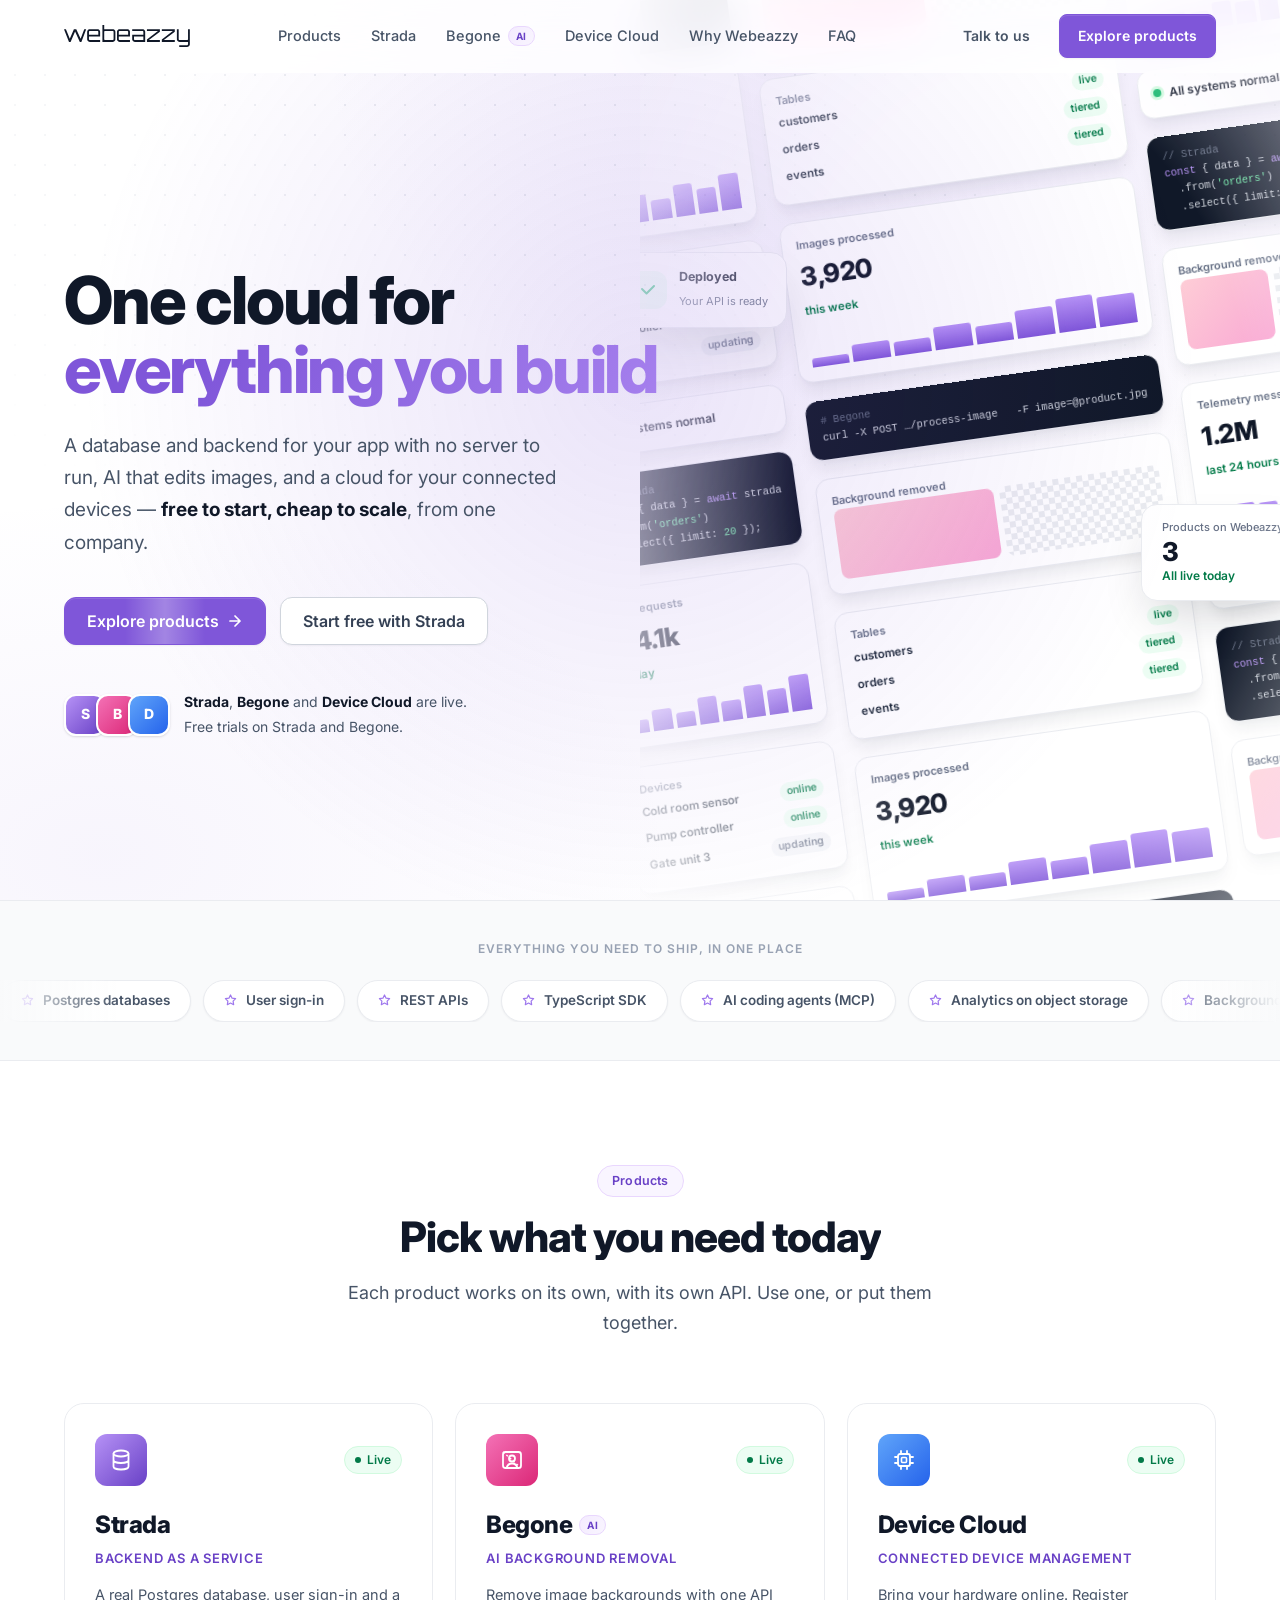
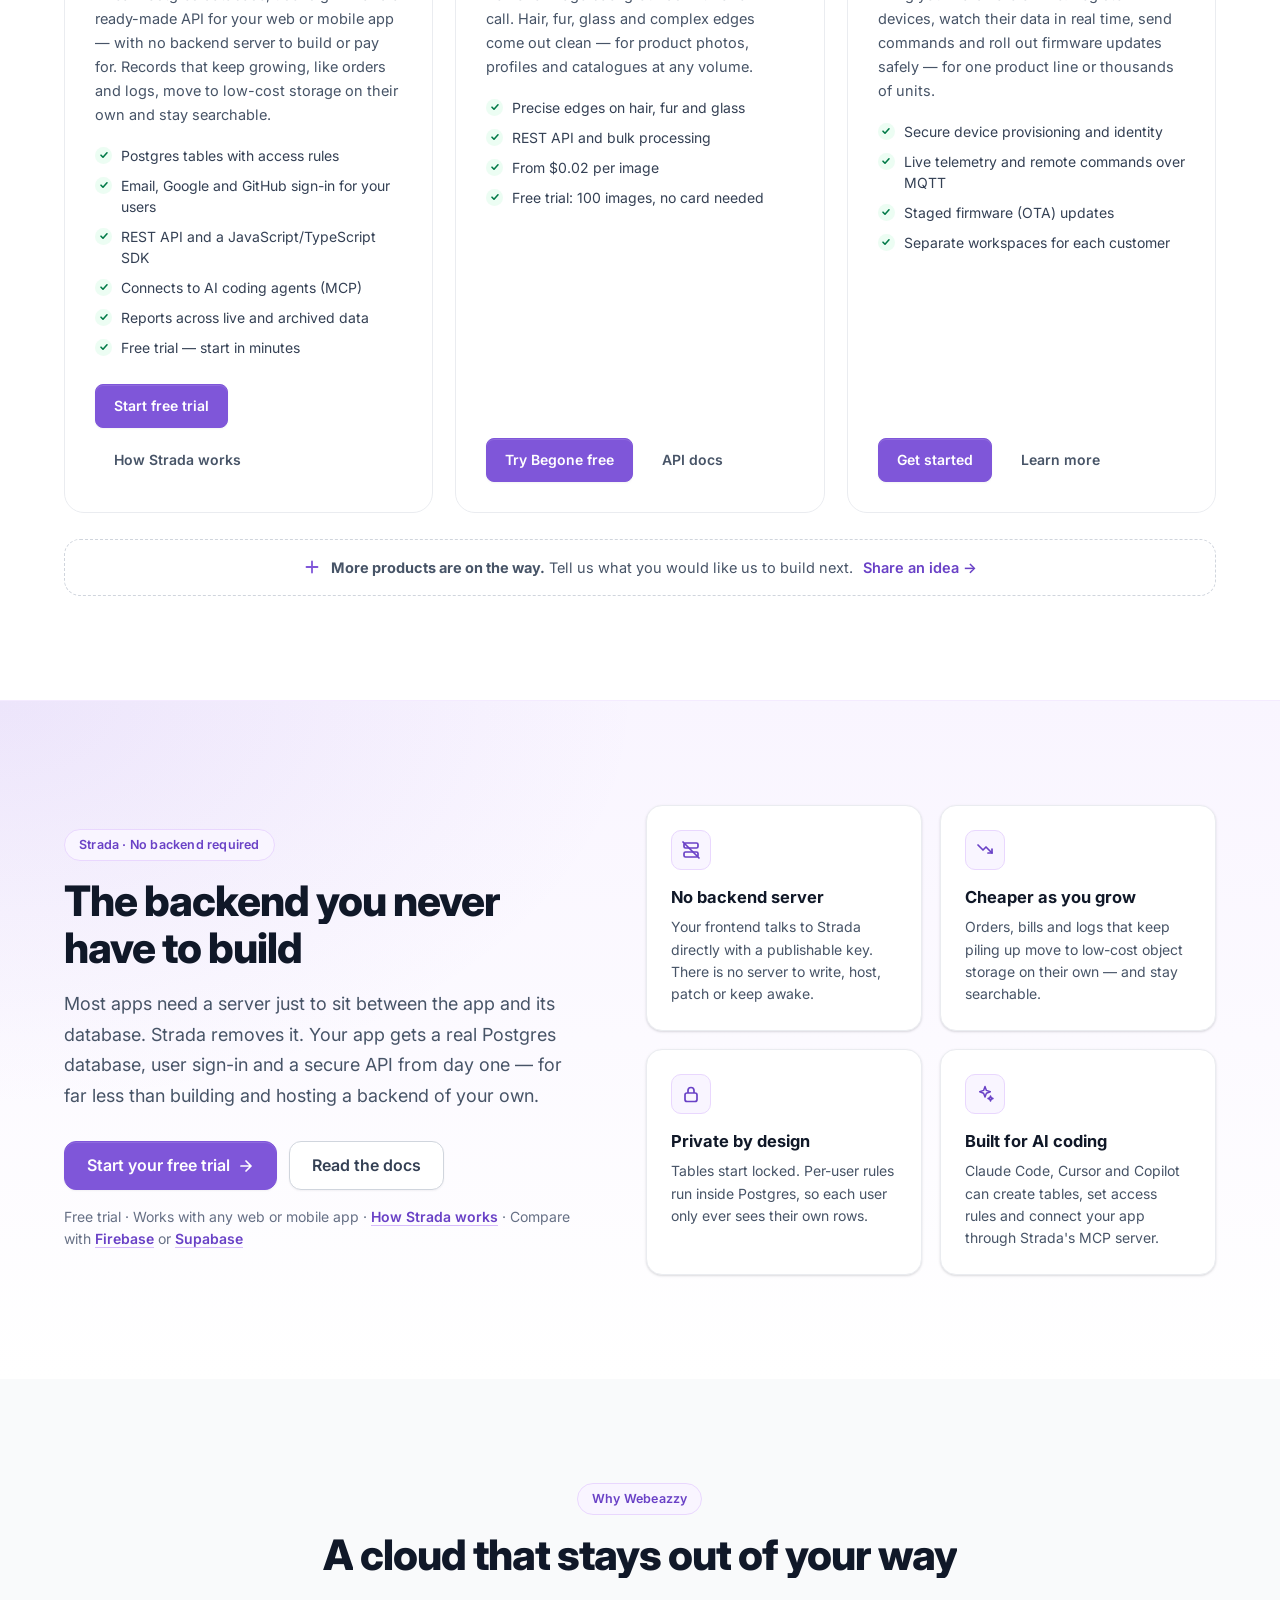
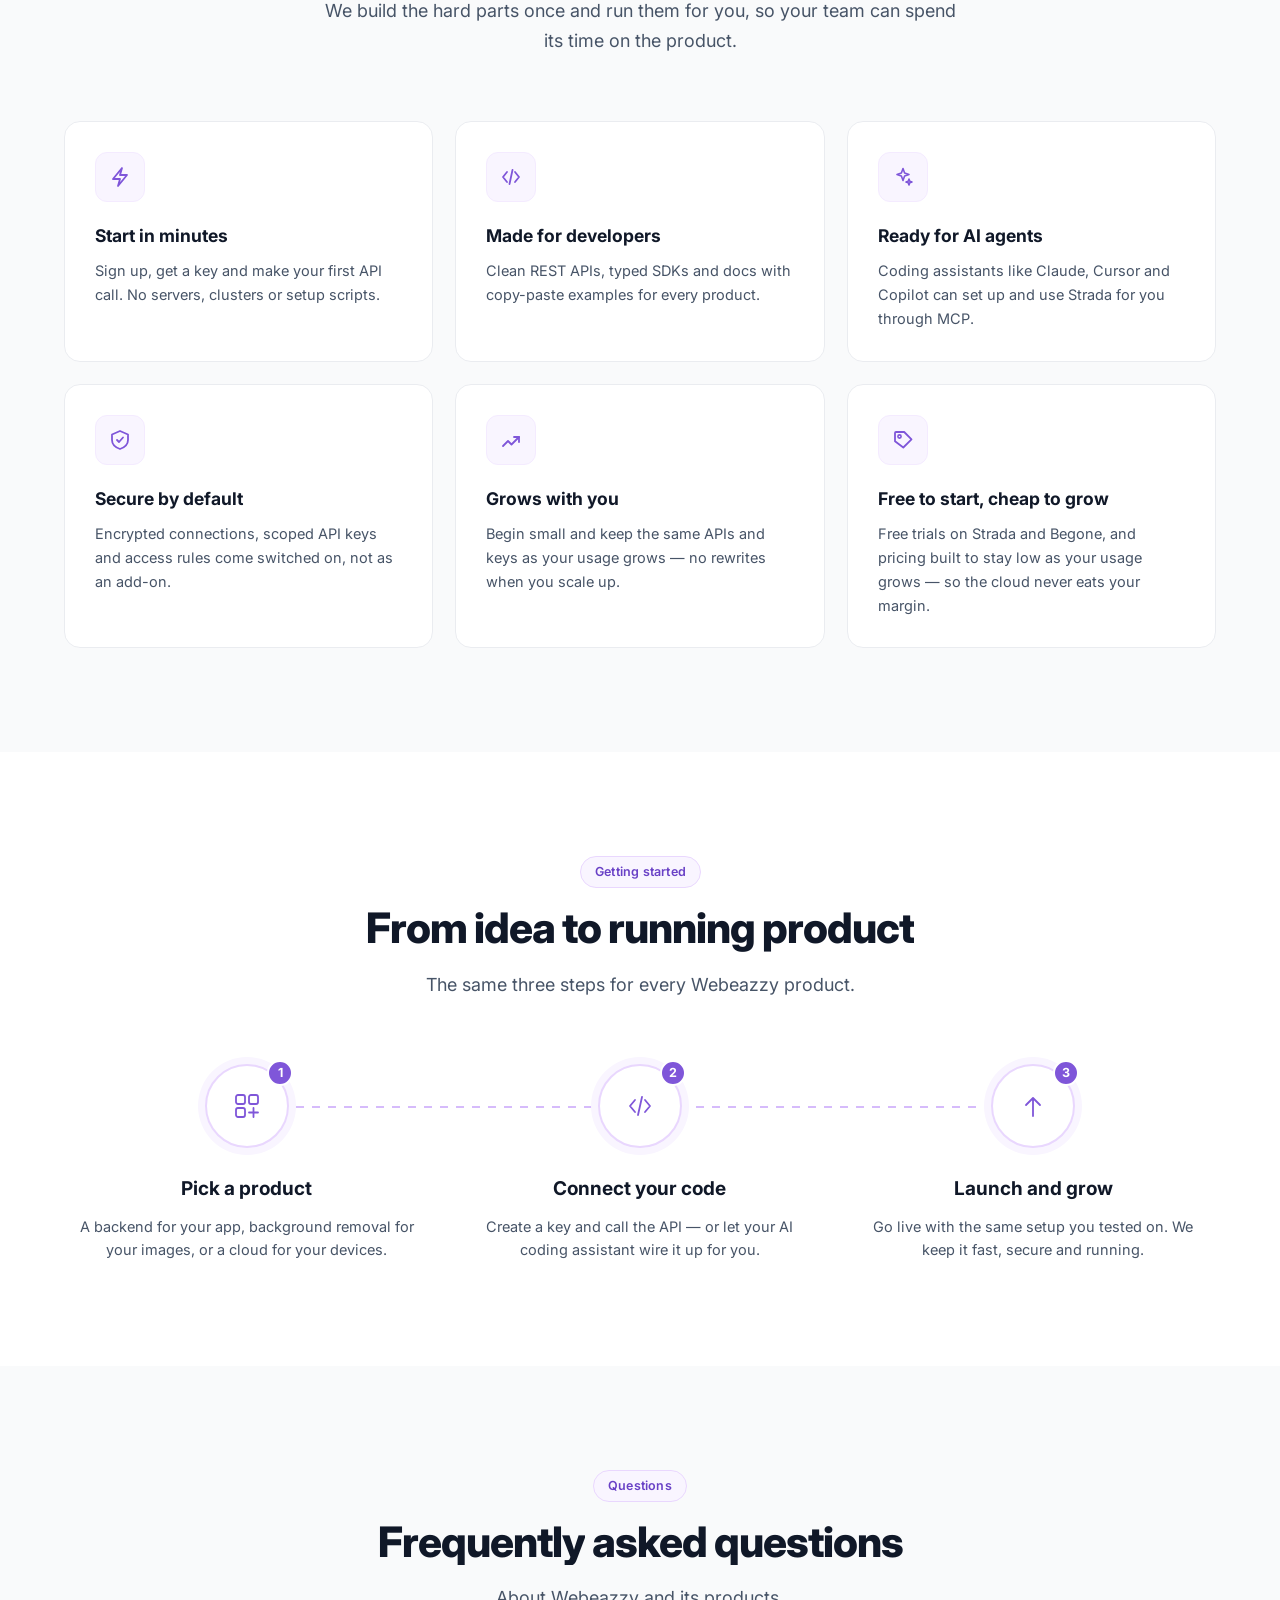
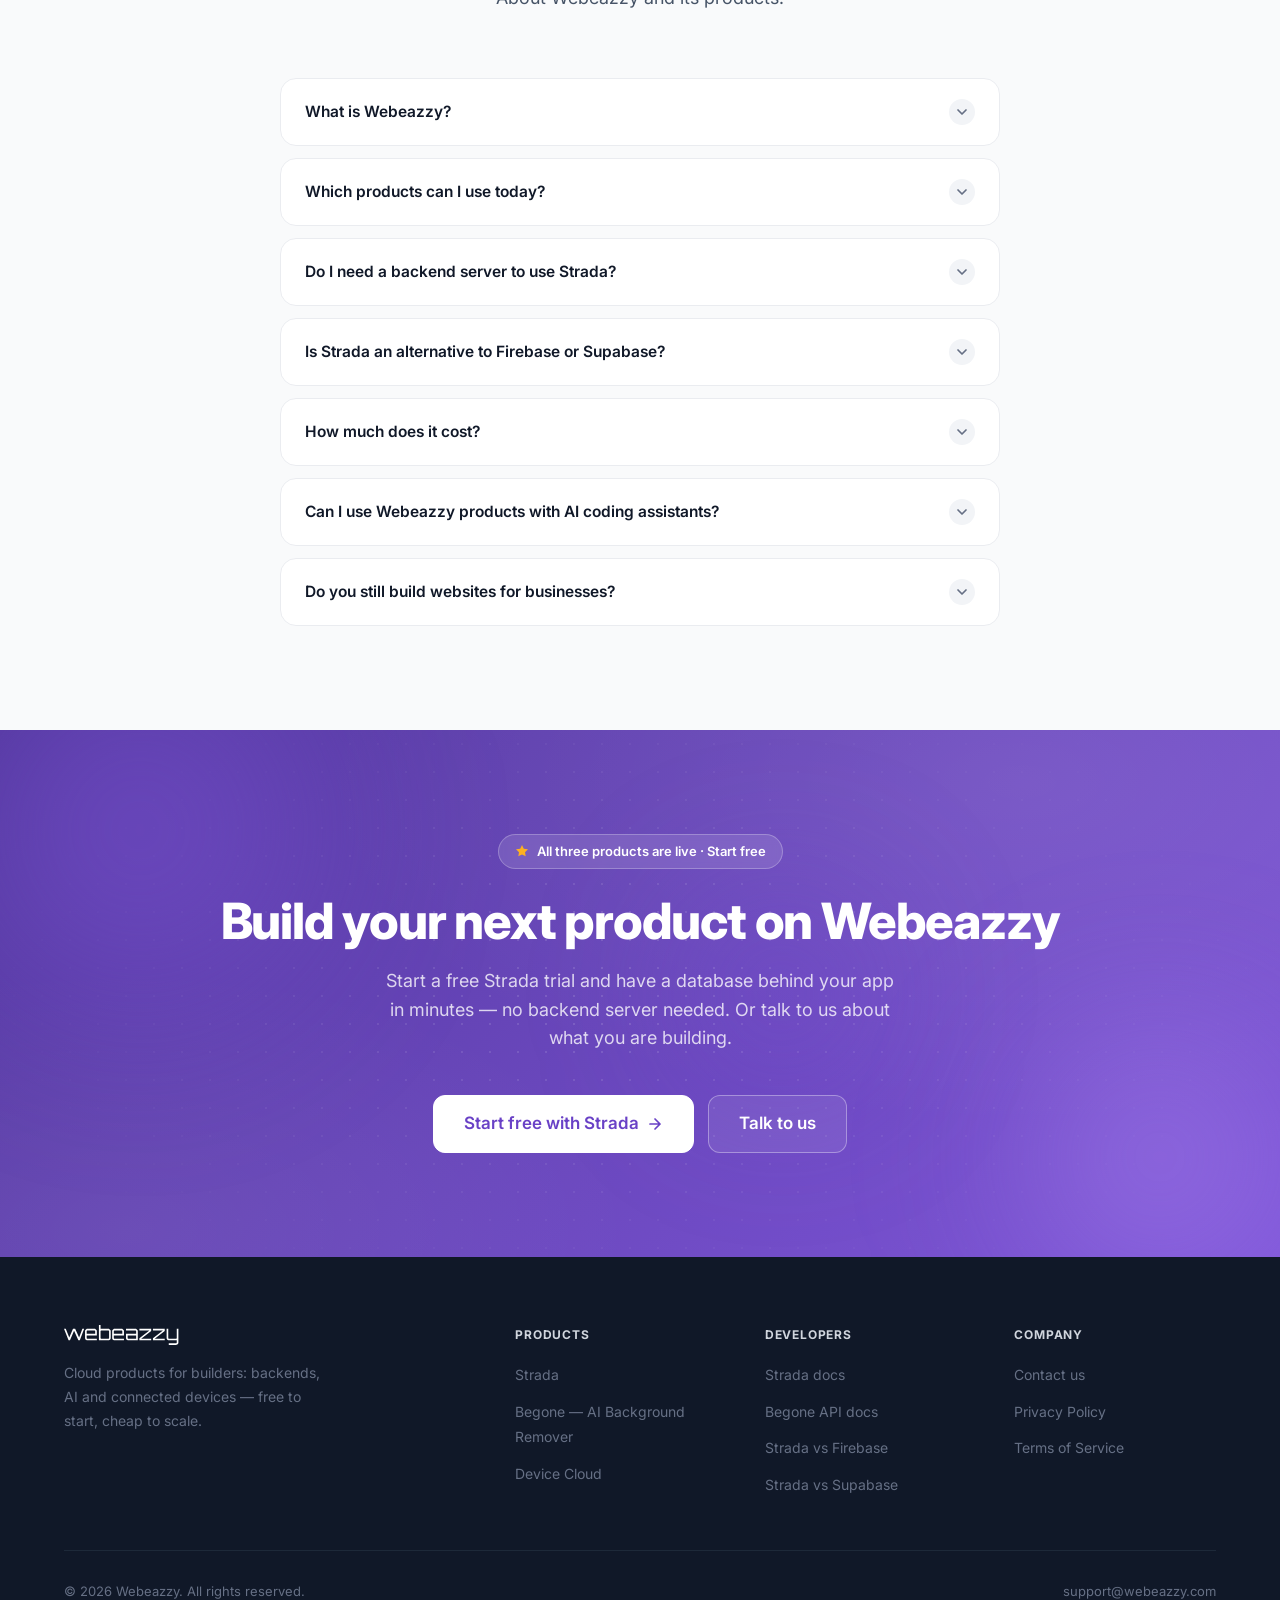
<file: index.html>
<!DOCTYPE html>
<html lang="en">

<head>
  <meta charset="UTF-8">
  <meta name="viewport" content="width=device-width, initial-scale=1.0">
  <title>Webeazzy — Backend as a Service, AI Background Removal &amp; IoT Cloud</title>
  <meta name="description" content="Webeazzy is the cloud for builders. Strada gives your app a low-cost Postgres database, sign-in and API with no backend server. Plus Begone AI and Device Cloud.">
  <meta name="keywords" content="backend as a service, BaaS, serverless backend, no backend server, cheap database, low-cost Postgres database, database for frontend apps, Firebase alternative, Supabase alternative, background removal API, IoT device management, MQTT, OTA firmware updates, Strada, Begone, Device Cloud, Webeazzy">
  <meta name="author" content="Webeazzy">
  <meta name="robots" content="index, follow, max-snippet:-1, max-image-preview:large, max-video-preview:-1">
  <meta name="theme-color" content="#7F56D9">
  <link rel="canonical" href="https://www.webeazzy.com/">
  <!-- Open Graph -->
  <meta property="og:title" content="Webeazzy — One cloud for everything you build">
  <meta property="og:description" content="Webeazzy is the cloud for builders. Strada gives your app a low-cost Postgres database, sign-in and API with no backend server. Plus Begone AI and Device Cloud.">
  <meta property="og:url" content="https://www.webeazzy.com/">
  <meta property="og:type" content="website">
  <meta property="og:site_name" content="Webeazzy">
  <meta property="og:image" content="https://www.webeazzy.com/og-image.png">
  <meta property="og:image:width" content="1200">
  <meta property="og:image:height" content="630">
  <meta property="og:image:alt" content="Webeazzy — One cloud for everything you build: Strada, Begone and Device Cloud">
  <meta property="og:locale" content="en_US">
  <!-- Twitter / X Card -->
  <meta name="twitter:card" content="summary_large_image">
  <meta name="twitter:title" content="Webeazzy — One cloud for everything you build">
  <meta name="twitter:description" content="Webeazzy is the cloud for builders. Strada gives your app a low-cost Postgres database, sign-in and API with no backend server. Plus Begone AI and Device Cloud.">
  <meta name="twitter:image" content="https://www.webeazzy.com/og-image.png">
  <meta name="twitter:image:alt" content="Webeazzy — One cloud for everything you build: Strada, Begone and Device Cloud">
  <link rel="icon" type="image/svg+xml" href="favicon.svg">
  <link rel="preconnect" href="https://fonts.googleapis.com">
  <link rel="preconnect" href="https://fonts.gstatic.com" crossorigin>
  <link rel="dns-prefetch" href="https://www.googletagmanager.com">
  <link rel="preload" as="style" href="https://fonts.googleapis.com/css2?family=Inter:wght@400;500;600;700;800;900&display=swap">
  <link rel="stylesheet" href="https://fonts.googleapis.com/css2?family=Inter:wght@400;500;600;700;800;900&display=swap" media="print" onload="this.media='all'">
  <noscript><link rel="stylesheet" href="https://fonts.googleapis.com/css2?family=Inter:wght@400;500;600;700;800;900&display=swap"></noscript>

  <!-- Google tag (gtag.js) -->
  <script async src="https://www.googletagmanager.com/gtag/js?id=G-SJZ92DEWT7"></script>
  <script>
    window.dataLayer = window.dataLayer || [];
    function gtag() { dataLayer.push(arguments); }
    gtag('js', new Date());
    gtag('config', 'G-SJZ92DEWT7');
  </script>

  <!-- Structured Data -->
  <script type="application/ld+json">
{
  "@context": "https://schema.org",
  "@type": "Organization",
  "@id": "https://www.webeazzy.com/#organization",
  "name": "Webeazzy",
  "url": "https://www.webeazzy.com",
  "logo": "https://www.webeazzy.com/webeazzy.svg",
  "description": "Webeazzy is a cloud platform: Strada (backend as a service with no backend server), Begone (AI background removal API) and Device Cloud (connected device management).",
  "email": "support@webeazzy.com",
  "contactPoint": {
    "@type": "ContactPoint",
    "contactType": "customer support",
    "email": "support@webeazzy.com"
  }
}
  </script>
  <script type="application/ld+json">
{
  "@context": "https://schema.org",
  "@type": "WebSite",
  "@id": "https://www.webeazzy.com/#website",
  "name": "Webeazzy",
  "url": "https://www.webeazzy.com",
  "description": "Cloud products for builders: backends, AI and connected devices.",
  "publisher": {
    "@id": "https://www.webeazzy.com/#organization"
  }
}
  </script>
  <script type="application/ld+json">
{
  "@context": "https://schema.org",
  "@type": "ItemList",
  "name": "Webeazzy products",
  "itemListElement": [
    {
      "@type": "ListItem",
      "position": 1,
      "item": {
        "@type": "SoftwareApplication",
        "name": "Strada",
        "applicationCategory": "DeveloperApplication",
        "operatingSystem": "Web",
        "url": "https://www.webeazzy.com/strada",
        "description": "Backend as a service with no backend server: a Postgres database, user sign-in, REST API and SDK, low-cost storage for data that keeps growing, and MCP for AI coding agents.",
        "offers": {
          "@type": "Offer",
          "price": "0",
          "priceCurrency": "USD",
          "description": "Free trial"
        }
      }
    },
    {
      "@type": "ListItem",
      "position": 2,
      "item": {
        "@type": "SoftwareApplication",
        "name": "Begone",
        "applicationCategory": "MultimediaApplication",
        "operatingSystem": "Web",
        "url": "https://www.webeazzy.com/background-remover",
        "description": "AI background removal API for hair, fur, glass and complex edges.",
        "offers": {
          "@type": "Offer",
          "price": "0",
          "priceCurrency": "USD",
          "description": "Free trial: 100 free images, then $0.02 per image"
        }
      }
    },
    {
      "@type": "ListItem",
      "position": 3,
      "item": {
        "@type": "SoftwareApplication",
        "name": "Webeazzy Device Cloud",
        "applicationCategory": "DeveloperApplication",
        "operatingSystem": "Web",
        "url": "https://www.webeazzy.com/device-cloud",
        "description": "Connected device management: provisioning, telemetry, remote commands and firmware updates."
      }
    }
  ]
}
  </script>
  <script type="application/ld+json">
{
  "@context": "https://schema.org",
  "@type": "FAQPage",
  "mainEntity": [
    {
      "@type": "Question",
      "name": "What is Webeazzy?",
      "acceptedAnswer": {
        "@type": "Answer",
        "text": "Webeazzy is a cloud platform. We build and run products that developers and businesses use to build their own: Strada (a database and backend for apps, with no server to run), Begone (AI background removal) and Device Cloud (management for connected devices)."
      }
    },
    {
      "@type": "Question",
      "name": "Which products can I use today?",
      "acceptedAnswer": {
        "@type": "Answer",
        "text": "All of them. Strada, Begone and Device Cloud are live. Strada and Begone come with a free trial; for Device Cloud, talk to us and we will get you started."
      }
    },
    {
      "@type": "Question",
      "name": "Do I need a backend server to use Strada?",
      "acceptedAnswer": {
        "@type": "Answer",
        "text": "No, and that is the point of Strada. Your web or mobile app talks to Strada directly with a publishable key. Access rules and per-user row security are enforced by Strada and by Postgres itself, so each user only sees their own data. There is no server for you to build, host, patch or pay for."
      }
    },
    {
      "@type": "Question",
      "name": "Is Strada an alternative to Firebase or Supabase?",
      "acceptedAnswer": {
        "@type": "Answer",
        "text": "Yes. Like them, Strada gives your app a database, user sign-in and an API without running a server. Strada also keeps costs down as you grow: records that keep piling up, such as orders, bills and logs, move to low-cost object storage on their own and stay searchable, so you are not paying database prices for your history."
      }
    },
    {
      "@type": "Question",
      "name": "How much does it cost?",
      "acceptedAnswer": {
        "@type": "Answer",
        "text": "You can start free. Strada comes with a free trial, and Begone includes 100 free images, then $0.02 per image. Our pricing is built to stay low as you grow; talk to us for Strada and Device Cloud pricing at your volume."
      }
    },
    {
      "@type": "Question",
      "name": "Can I use Webeazzy products with AI coding assistants?",
      "acceptedAnswer": {
        "@type": "Answer",
        "text": "Yes. Strada includes an MCP server and ready-made prompts, so assistants such as Claude Code, Cursor and GitHub Copilot can create tables, set access rules and connect your app."
      }
    },
    {
      "@type": "Question",
      "name": "Do you still build websites for businesses?",
      "acceptedAnswer": {
        "@type": "Answer",
        "text": "No. Webeazzy now focuses on its cloud products and no longer takes new website projects. If we built a website for you, use Talk to us and our team will help."
      }
    }
  ]
}
  </script>

  <style>
    /* ═══════════════════════════════════════════
       DESIGN TOKENS — Untitled UI color system
    ═══════════════════════════════════════════ */
    .skip-link {
      position: absolute; top: -100px; left: 16px; z-index: 9999;
      padding: 8px 16px; background: var(--purple-600,#7F56D9); color: #fff;
      border-radius: 4px; font-size: 14px; font-weight: 600; text-decoration: none;
      transition: top 200ms;
    }
    .skip-link:focus { top: 16px; }

    :root {
      --gray-25: #FCFCFD;
      --gray-50: #F9FAFB;
      --gray-100: #F2F4F7;
      --gray-200: #EAECF0;
      --gray-300: #D0D5DD;
      --gray-400: #98A2B3;
      --gray-500: #667085;
      --gray-600: #475467;
      --gray-700: #344054;
      --gray-800: #1D2939;
      --gray-900: #101828;

      --purple-50: #F9F5FF;
      --purple-100: #F4EBFF;
      --purple-200: #E9D7FE;
      --purple-300: #D6BBFB;
      --purple-400: #B692F6;
      --purple-500: #9E77ED;
      --purple-600: #7F56D9;
      --purple-700: #6941C6;
      --purple-800: #53389E;

      --success-50: #ECFDF3;
      --success-100: #D1FADF;
      --success-500: #12B76A;
      --success-700: #027A48;
      --warning-400: #FDB022;

      --shadow-xs: 0 1px 2px rgba(16,24,40,.05);
      --shadow-sm: 0 1px 3px rgba(16,24,40,.1), 0 1px 2px rgba(16,24,40,.06);
      --shadow-md: 0 4px 8px -2px rgba(16,24,40,.1), 0 2px 4px -2px rgba(16,24,40,.06);
      --shadow-lg: 0 12px 16px -4px rgba(16,24,40,.08), 0 4px 6px -2px rgba(16,24,40,.03);
      --shadow-xl: 0 20px 24px -4px rgba(16,24,40,.08), 0 8px 8px -4px rgba(16,24,40,.03);
      --shadow-2xl: 0 24px 48px -12px rgba(16,24,40,.18);

      --r-sm: 6px;
      --r-md: 8px;
      --r-lg: 12px;
      --r-xl: 16px;
      --r-2xl: 20px;
      --r-full: 9999px;

      --ease-out: cubic-bezier(.16,1,.3,1);
      --ease-in-out: cubic-bezier(.45,0,.55,1);
    }

    *, *::before, *::after { box-sizing: border-box; margin: 0; padding: 0; }
    html { scroll-behavior: smooth; }
    body {
      font-family: 'Inter', -apple-system, BlinkMacSystemFont, sans-serif;
      background: #fff;
      color: var(--gray-900);
      line-height: 1.6;
      font-size: 16px;
      -webkit-font-smoothing: antialiased;
      overflow-x: hidden;
    }
    a { text-decoration: none; color: inherit; }
    img { max-width: 100%; display: block; }
    button { font-family: inherit; border: none; background: none; cursor: pointer; }
    ::selection { background: var(--purple-200); }

    @media (prefers-reduced-motion: reduce) {
      *, *::before, *::after {
        animation-duration: .01ms !important;
        animation-iteration-count: 1 !important;
        transition-duration: .01ms !important;
      }
      html { scroll-behavior: auto; }
    }

    .container { max-width: 1216px; margin: 0 auto; padding: 0 32px; }
    @media (max-width: 768px) { .container { padding: 0 20px; } }

    /* ═══ BUTTONS ═══ */
    .btn {
      display: inline-flex;
      align-items: center;
      justify-content: center;
      gap: 8px;
      padding: 10px 18px;
      border-radius: var(--r-md);
      font-size: 14px;
      font-weight: 600;
      cursor: pointer;
      transition: all 180ms var(--ease-out);
      border: 1px solid transparent;
      white-space: nowrap;
      line-height: 1.4;
      min-height: 44px;
    }
    .btn svg { transition: transform 180ms var(--ease-out); }
    .btn:hover svg { transform: translateX(3px); }
    .btn-ghost { color: var(--gray-600); }
    .btn-ghost:hover { background: var(--gray-50); color: var(--gray-900); }
    .btn-outline {
      color: var(--gray-700);
      background: #fff;
      border-color: var(--gray-300);
      box-shadow: var(--shadow-xs);
    }
    .btn-outline:hover { background: var(--gray-50); border-color: var(--gray-400); }
    .btn-primary {
      color: #fff;
      background: var(--purple-600);
      border-color: var(--purple-600);
      box-shadow: var(--shadow-xs), inset 0 1px 0 rgba(255,255,255,.12);
    }
    .btn-primary:hover {
      background: var(--purple-700);
      border-color: var(--purple-700);
      box-shadow: 0 0 0 4px var(--purple-100), var(--shadow-md);
      transform: translateY(-1px);
    }
    .btn-primary:active { transform: translateY(0); }
    .btn-lg { padding: 12px 22px; font-size: 16px; border-radius: var(--r-lg); }
    .btn-xl { padding: 16px 30px; font-size: 17px; border-radius: var(--r-lg); min-height: 56px; }
    .btn-white { color: var(--purple-700); background: #fff; border-color: #fff; }
    .btn-white:hover { background: var(--gray-50); box-shadow: var(--shadow-lg); transform: translateY(-2px); }
    .btn-outline-white {
      color: #fff;
      background: rgba(255,255,255,.08);
      border-color: rgba(255,255,255,.35);
      backdrop-filter: blur(4px);
    }
    .btn-outline-white:hover { background: rgba(255,255,255,.16); transform: translateY(-2px); }

    /* ═══ NAVBAR ═══ */
    .navbar {
      position: fixed;
      top: 0; left: 0; right: 0;
      z-index: 100;
      background: rgba(255,255,255,.82);
      backdrop-filter: blur(20px) saturate(180%);
      -webkit-backdrop-filter: blur(20px) saturate(180%);
      border-bottom: 1px solid transparent;
      transition: border-color 250ms, box-shadow 250ms;
    }
    .navbar.scrolled { border-bottom-color: var(--gray-200); box-shadow: var(--shadow-sm); }
    .nav-inner { display: flex; align-items: center; justify-content: space-between; height: 72px; }
    .nav-logo { display: flex; align-items: center; }
    .nav-links { display: flex; align-items: center; gap: 2px; list-style: none; }
    .nav-links a {
      padding: 8px 14px;
      border-radius: var(--r-sm);
      font-size: 14.5px;
      font-weight: 500;
      color: var(--gray-600);
      transition: all 150ms;
      display: flex; align-items: center; min-height: 40px;
    }
    .nav-links a:hover { background: var(--gray-50); color: var(--gray-900); }
    .ai-chip {
      display: inline-flex;
      align-items: center;
      padding: 1px 7px;
      margin-left: 7px;
      background: linear-gradient(120deg, var(--purple-100), var(--purple-50));
      border: 1px solid var(--purple-200);
      border-radius: var(--r-full);
      font-size: 10px;
      font-weight: 700;
      letter-spacing: .5px;
      color: var(--purple-700);
    }
    .nav-tool-link:hover .ai-chip { background: var(--purple-600); border-color: var(--purple-600); color: #fff; }
    .nav-ctas { display: flex; align-items: center; gap: 10px; }
    .nav-burger {
      display: none;
      flex-direction: column; gap: 5px;
      align-items: center; justify-content: center;
      min-width: 44px; min-height: 44px;
    }
    .nav-burger span { display: block; width: 22px; height: 2px; background: var(--gray-700); border-radius: 2px; transition: all 250ms var(--ease-out); }
    .nav-burger.open span:nth-child(1) { transform: translateY(7px) rotate(45deg); }
    .nav-burger.open span:nth-child(2) { opacity: 0; }
    .nav-burger.open span:nth-child(3) { transform: translateY(-7px) rotate(-45deg); }
    .mobile-menu {
      display: none;
      position: fixed;
      top: 72px; left: 0; right: 0;
      z-index: 99;
      background: #fff;
      border-bottom: 1px solid var(--gray-200);
      box-shadow: var(--shadow-xl);
      padding: 12px 20px 20px;
      flex-direction: column;
      gap: 4px;
      transform: translateY(-8px);
      opacity: 0;
      pointer-events: none;
      transition: opacity 220ms var(--ease-out), transform 220ms var(--ease-out);
    }
    .mobile-menu.open { opacity: 1; transform: translateY(0); pointer-events: auto; }
    .mobile-menu a {
      padding: 13px 14px;
      border-radius: var(--r-md);
      font-size: 15px; font-weight: 500;
      color: var(--gray-700);
    }
    .mobile-menu a:hover { background: var(--gray-50); }
    .mobile-menu .btn-primary { color: #fff; justify-content: center; margin-top: 8px; }
    @media (max-width: 920px) {
      .nav-links, .nav-ctas { display: none; }
      .nav-burger { display: flex; }
      .mobile-menu { display: flex; }
    }

    /* ═══ HERO ═══ */
    .hero {
      padding: 0;
      min-height: 100svh;
      display: flex;
      align-items: center;
      position: relative;
      overflow: hidden;
      background:
        radial-gradient(ellipse 60% 50% at 85% 8%, rgba(127,86,217,.10), transparent),
        radial-gradient(ellipse 45% 40% at 8% 95%, rgba(127,86,217,.06), transparent),
        #fff;
    }
    .hero > .container { width: 100%; padding-top: 120px; padding-bottom: 80px; }
    .hero::before {
      content: '';
      position: absolute; inset: 0;
      background-image: radial-gradient(var(--gray-300) 1px, transparent 1px);
      background-size: 30px 30px;
      opacity: .45;
      -webkit-mask-image: radial-gradient(ellipse 90% 70% at 50% 10%, black 20%, transparent 80%);
      mask-image: radial-gradient(ellipse 90% 70% at 50% 10%, black 20%, transparent 80%);
    }
    .hero-inner {
      position: relative; z-index: 1;
      display: flex;
      align-items: center;
      min-height: calc(100svh - 200px);
      max-width: 54%;
    }

    /* entrance animation */
    @keyframes riseIn {
      from { opacity: 0; transform: translateY(26px); }
      to { opacity: 1; transform: translateY(0); }
    }
    .rise { opacity: 0; animation: riseIn 800ms var(--ease-out) forwards; }
    .rise-1 { animation-delay: 80ms; }
    .rise-2 { animation-delay: 200ms; }
    .rise-3 { animation-delay: 320ms; }
    .rise-4 { animation-delay: 440ms; }
    .rise-5 { animation-delay: 560ms; }

    .hero-badge {
      display: inline-flex; align-items: center; gap: 10px;
      padding: 5px 14px 5px 6px;
      background: #fff;
      border: 1px solid var(--purple-200);
      border-radius: var(--r-full);
      font-size: 13.5px; font-weight: 600;
      color: var(--purple-700);
      margin-bottom: 28px;
      box-shadow: var(--shadow-xs);
    }
    .hero-badge-pill {
      padding: 3px 11px;
      background: var(--purple-600);
      color: #fff;
      border-radius: var(--r-full);
      font-size: 11.5px; font-weight: 700;
      letter-spacing: .3px;
      animation: pulse-pill 2.4s ease-in-out infinite;
    }
    @keyframes pulse-pill {
      0%, 100% { box-shadow: 0 0 0 0 rgba(127,86,217,.45); }
      55% { box-shadow: 0 0 0 7px rgba(127,86,217,0); }
    }
    .hero-h1 {
      font-size: clamp(42px, 5.4vw, 66px);
      font-weight: 800;
      line-height: 1.04;
      letter-spacing: -2.2px;
      margin-bottom: 26px;
    }
    .hero-h1 .grad {
      background: linear-gradient(120deg, var(--purple-600) 10%, var(--purple-400) 55%, var(--purple-700) 100%);
      background-size: 200% auto;
      -webkit-background-clip: text;
      background-clip: text;
      -webkit-text-fill-color: transparent;
      animation: gradShift 5s ease-in-out infinite;
    }
    @keyframes gradShift {
      0%, 100% { background-position: 0% center; }
      50% { background-position: 100% center; }
    }
    .hero-sub {
      font-size: 19px;
      line-height: 1.7;
      color: var(--gray-600);
      margin-bottom: 38px;
      max-width: 500px;
    }
    .hero-sub strong { color: var(--gray-900); font-weight: 700; }
    /* hero price highlight */
    .hero-price {
      display: inline-flex;
      align-items: center;
      gap: 16px;
      padding: 14px 24px;
      background: #fff;
      border: 1px solid var(--purple-200);
      border-radius: var(--r-xl);
      box-shadow: var(--shadow-lg), 0 0 0 5px var(--purple-50);
      margin-bottom: 36px;
      position: relative;
    }
    .hero-price-old {
      font-size: 22px;
      font-weight: 600;
      color: var(--gray-400);
      position: relative;
      white-space: nowrap;
    }
    .hero-price-old::after {
      content: '';
      position: absolute;
      left: -4%; right: -4%; top: 50%;
      height: 2.5px;
      background: #F04438;
      border-radius: 2px;
      transform: rotate(-7deg);
      transform-origin: center;
      animation: strikeIn 600ms var(--ease-out) 900ms backwards;
    }
    @keyframes strikeIn {
      from { transform: rotate(-7deg) scaleX(0); }
      to { transform: rotate(-7deg) scaleX(1); }
    }
    .hero-price-new {
      font-size: 42px;
      font-weight: 800;
      letter-spacing: -1.5px;
      line-height: 1;
      background: linear-gradient(120deg, var(--purple-600), var(--purple-800));
      -webkit-background-clip: text;
      background-clip: text;
      -webkit-text-fill-color: transparent;
      white-space: nowrap;
    }
    .hero-price-cur { font-size: 26px; font-weight: 700; }
    .hero-price-off {
      padding: 6px 13px;
      background: #FEF0C7;
      border: 1px solid #FEDF89;
      border-radius: var(--r-full);
      font-size: 13px;
      font-weight: 800;
      color: #B54708;
      letter-spacing: .3px;
      white-space: nowrap;
      animation: pulse-amber 2.4s ease-in-out infinite;
    }
    @keyframes pulse-amber {
      0%, 100% { box-shadow: 0 0 0 0 rgba(245,158,11,.4); }
      55% { box-shadow: 0 0 0 7px rgba(245,158,11,0); }
    }
    @media (max-width: 560px) {
      .hero-price { gap: 12px; padding: 12px 18px; }
      .hero-price-old { font-size: 17px; }
      .hero-price-new { font-size: 32px; }
      .hero-price-off { font-size: 11px; padding: 5px 10px; }
    }
    .hero-ctas { display: flex; align-items: center; gap: 14px; margin-bottom: 46px; flex-wrap: wrap; }
    .hero-proof { display: flex; align-items: center; gap: 14px; }
    .avatar-stack { display: flex; }
    .avatar-item {
      width: 42px; height: 42px;
      border-radius: 50%;
      border: 2.5px solid #fff;
      margin-left: -11px;
      display: flex; align-items: center; justify-content: center;
      font-size: 13px; font-weight: 700; color: #fff;
      box-shadow: var(--shadow-sm);
    }
    .avatar-item:first-child { margin-left: 0; }
    .av1 { background: linear-gradient(135deg,#34D399,#059669); }
    .av2 { background: linear-gradient(135deg,#60A5FA,#2563EB); }
    .av3 { background: linear-gradient(135deg,#FBBF24,#D97706); }
    .av4 { background: linear-gradient(135deg,#F472B6,#DB2777); }
    .av5 { background: linear-gradient(135deg,var(--purple-400),var(--purple-700)); }
    .proof-stars { color: var(--warning-400); font-size: 13px; letter-spacing: 1px; margin-bottom: 1px; }
    .proof-label { font-size: 14px; color: var(--gray-600); }
    .proof-label strong { color: var(--gray-900); font-weight: 700; }

    /* ── Hero visual: tilted drifting collage (Untitled UI style) ── */
    .hero-visual {
      position: absolute;
      top: 0; right: 0; bottom: 0;
      width: 50%;
      overflow: hidden;
      opacity: 0;
      animation: collageIn 1100ms var(--ease-out) 250ms forwards;
      -webkit-mask-image: radial-gradient(ellipse 90% 100% at 60% 50%, black 40%, transparent 90%);
      mask-image: radial-gradient(ellipse 90% 100% at 60% 50%, black 40%, transparent 90%);
    }
    @keyframes collageIn {
      from { opacity: 0; transform: translateY(36px) scale(.97); }
      to { opacity: 1; transform: translateY(0) scale(1); }
    }
    .collage {
      position: absolute;
      inset: -80px -60px;
      display: flex;
      gap: 18px;
      transform: rotate(-8deg);
    }
    .collage-col {
      flex: 1;
      display: flex;
      flex-direction: column;
      gap: 18px;
      animation: driftY 55s linear infinite;
      will-change: transform;
    }
    .collage-col.c-down { animation-direction: reverse; }
    .collage-col.c-slow { animation-duration: 70s; }
    @keyframes driftY {
      from { transform: translateY(0); }
      to { transform: translateY(-50%); }
    }

    /* collage cards */
    .cg-card {
      background: #fff;
      border: 1px solid var(--gray-200);
      border-radius: 14px;
      box-shadow: var(--shadow-lg);
      overflow: hidden;
      flex-shrink: 0;
    }
    .cg-card img { width: 100%; height: 130px; object-fit: cover; }
    .cg-pad { padding: 14px; }
    .cg-bar { height: 7px; background: var(--gray-100); border-radius: 3px; margin-bottom: 6px; }
    .cg-bar.w80 { width: 80%; } .cg-bar.w60 { width: 60%; } .cg-bar.w40 { width: 40%; }
    .cg-bar.lt { background: rgba(255,255,255,.85); }
    .cg-bar.lt2 { background: rgba(255,255,255,.45); }
    .cg-site-hero {
      background: linear-gradient(135deg, var(--purple-600), var(--purple-800));
      padding: 16px 14px;
    }
    .cg-btn-w { width: 64px; height: 20px; background: #fff; border-radius: 5px; margin-top: 10px; }
    .cg-stat-label { font-size: 11px; font-weight: 600; color: var(--gray-500); }
    .cg-stat-val { font-size: 26px; font-weight: 800; letter-spacing: -.5px; margin: 2px 0 4px; }
    .cg-stat-delta { font-size: 11.5px; font-weight: 600; color: var(--success-700); }
    .cg-spark { display: flex; align-items: flex-end; gap: 4px; height: 38px; margin-top: 10px; }
    .cg-spark i {
      flex: 1;
      background: linear-gradient(180deg, var(--purple-400), var(--purple-600));
      border-radius: 3px 3px 0 0;
    }
    .cg-row { display: flex; align-items: center; gap: 9px; padding: 7px 0; }
    .cg-row + .cg-row { border-top: 1px solid var(--gray-100); }
    .cg-av {
      width: 28px; height: 28px; border-radius: 50%;
      display: flex; align-items: center; justify-content: center;
      font-size: 10px; font-weight: 700; color: #fff;
      flex-shrink: 0;
    }
    .cg-row-name { font-size: 11.5px; font-weight: 600; line-height: 1.3; }
    .cg-row-sub { font-size: 10px; color: var(--gray-400); }
    .cg-stars { color: var(--warning-400); font-size: 12px; letter-spacing: 1.5px; margin-bottom: 8px; }
    .cg-quote { font-size: 11.5px; line-height: 1.6; color: var(--gray-600); }
    .cg-input {
      height: 32px;
      border: 1px solid var(--gray-300);
      border-radius: 8px;
      margin-bottom: 8px;
      display: flex; align-items: center;
      padding: 0 10px;
      font-size: 10.5px; color: var(--gray-400);
    }
    .cg-btn-p {
      height: 32px;
      background: var(--purple-600);
      border-radius: 8px;
      display: flex; align-items: center; justify-content: center;
      color: #fff; font-size: 11px; font-weight: 600;
    }

    /* floating chips */
    .notif-card {
      position: absolute;
      top: 28%; left: -30px;
      z-index: 2;
      background: #fff;
      border: 1px solid var(--gray-200);
      border-radius: var(--r-xl);
      padding: 14px 18px;
      box-shadow: var(--shadow-2xl);
      display: flex; align-items: center; gap: 12px;
      opacity: 0;
      animation: chipIn 700ms var(--ease-out) 1.05s forwards, bobble 5.5s ease-in-out 2s infinite;
    }
    .stat-chip {
      position: absolute;
      top: 56%; right: -24px;
      z-index: 2;
      background: #fff;
      border: 1px solid var(--gray-200);
      border-radius: var(--r-xl);
      padding: 14px 20px;
      box-shadow: var(--shadow-2xl);
      opacity: 0;
      animation: chipIn 700ms var(--ease-out) 1.25s forwards, bobble 4.5s ease-in-out 2.2s infinite;
    }
    @keyframes chipIn {
      from { opacity: 0; transform: translateY(18px) scale(.92); }
      to { opacity: 1; transform: translateY(0) scale(1); }
    }
    @keyframes bobble {
      0%, 100% { transform: translateY(0); }
      50% { transform: translateY(-11px); }
    }
    .notif-icon {
      width: 38px; height: 38px;
      background: var(--success-50);
      border-radius: var(--r-lg);
      display: flex; align-items: center; justify-content: center;
    }
    .notif-title { font-size: 12.5px; font-weight: 700; }
    .notif-sub { font-size: 11px; color: var(--gray-500); }
    .stat-chip-label { font-size: 11px; font-weight: 500; color: var(--gray-500); }
    .stat-chip-val { font-size: 26px; font-weight: 800; line-height: 1.15; }
    .stat-chip-delta { font-size: 12px; font-weight: 600; color: var(--success-700); }

    @media (max-width: 1100px) {
      .hero-inner { gap: 44px; }
    }
    @media (max-width: 920px) {
      .hero { min-height: unset; display: block; }
      .hero > .container { padding-top: 100px; padding-bottom: 48px; }
      .hero-inner { max-width: 100%; min-height: unset; }
      .hero-visual { position: relative; top: auto; right: auto; bottom: auto; width: 100%; height: 440px; max-width: 540px; margin: 0 auto; }
      .notif-card { left: 0; top: 28%; }
      .stat-chip { right: 0; top: 56%; }
    }
    @media (max-width: 560px) {
      .hero-visual { height: 360px; }
      .collage { inset: -120px -40px; gap: 12px; }
      .collage-col { gap: 12px; }
      .notif-card { display: none; }
      .stat-chip { top: auto; bottom: 10px; right: 4px; }
      .hero-h1 { letter-spacing: -1.4px; }
    }

    /* ═══ ELEMENTS WALL (scroll parallax) ═══ */
    .wall-section {
      padding: 104px 0 0;
      background: #fff;
      overflow: hidden;
    }
    .wall {
      position: relative;
      height: 560px;
      overflow: hidden;
      margin-top: -8px;
    }
    .wall::before, .wall::after {
      content: '';
      position: absolute; left: 0; right: 0;
      height: 110px;
      z-index: 3;
      pointer-events: none;
    }
    .wall::before { top: 0; background: linear-gradient(180deg, #fff, transparent); }
    .wall::after { bottom: 0; background: linear-gradient(0deg, #fff, transparent); }
    .wall-grid {
      position: absolute;
      inset: -120px -30px;
      display: grid;
      grid-template-columns: repeat(5, 1fr);
      gap: 22px;
    }
    .wall-col {
      display: flex;
      flex-direction: column;
      gap: 18px;
      align-items: stretch;
      will-change: transform;
    }
    .wall-col:nth-child(2) { padding-top: 70px; }
    .wall-col:nth-child(3) { padding-top: 30px; }
    .wall-col:nth-child(4) { padding-top: 90px; }
    .wall-col:nth-child(5) { padding-top: 40px; }
    .wall-pill {
      position: absolute;
      top: 50%; left: 50%;
      transform: translate(-50%, -50%);
      z-index: 4;
      display: flex; align-items: center; gap: 10px;
      padding: 14px 26px;
      background: #fff;
      border: 1px solid var(--gray-200);
      border-radius: var(--r-full);
      box-shadow: var(--shadow-2xl);
      font-size: 15px;
      color: var(--gray-600);
      white-space: nowrap;
    }
    .wall-pill strong { color: var(--gray-900); font-weight: 700; }
    .wall-pill .dot-sep { width: 4px; height: 4px; border-radius: 50%; background: var(--gray-300); }

    /* wall items */
    .wi {
      background: #fff;
      border: 1px solid var(--gray-200);
      border-radius: 12px;
      box-shadow: var(--shadow-md);
      padding: 12px 14px;
      font-size: 12.5px;
      font-weight: 600;
      color: var(--gray-700);
    }
    .wi-btn {
      text-align: center;
      border-radius: var(--r-full);
      padding: 11px 18px;
      font-size: 13px;
      box-shadow: var(--shadow-lg);
    }
    .wi-btn.purple { background: var(--purple-600); border-color: var(--purple-600); color: #fff; }
    .wi-btn.red { background: #FEF3F2; border-color: #FECDCA; color: #B42318; }
    .wi-btn.dark { background: var(--gray-900); border-color: var(--gray-900); color: #fff; }
    .wi-labels { display: flex; flex-wrap: wrap; gap: 7px; }
    .wi-chip {
      padding: 4px 11px;
      border-radius: var(--r-full);
      font-size: 11.5px; font-weight: 600;
      border: 1px solid;
    }
    .wi-chip.green { background: var(--success-50); border-color: var(--success-100); color: var(--success-700); }
    .wi-chip.yellow { background: #FFFAEB; border-color: #FEDF89; color: #B54708; }
    .wi-chip.red { background: #FEF3F2; border-color: #FECDCA; color: #B42318; }
    .wi-chip.blue { background: #EFF8FF; border-color: #B2DDFF; color: #175CD3; }
    .wi-chip.purple { background: var(--purple-50); border-color: var(--purple-200); color: var(--purple-700); }
    .wi-user { display: flex; align-items: center; gap: 10px; }
    .wi-user .cg-av { width: 32px; height: 32px; font-size: 11px; }
    .wi-user-name { font-size: 12.5px; font-weight: 700; line-height: 1.3; }
    .wi-user-sub { font-size: 11px; font-weight: 500; color: var(--gray-400); }
    .wi-stat-label { font-size: 11px; font-weight: 600; color: var(--gray-500); }
    .wi-stat-val { font-size: 28px; font-weight: 800; letter-spacing: -.5px; line-height: 1.2; }
    .wi-stat-delta { font-size: 11.5px; font-weight: 600; color: var(--success-700); }
    .wi-toggle { display: flex; align-items: center; justify-content: space-between; gap: 12px; }
    .wi-switch {
      width: 38px; height: 22px;
      background: var(--purple-600);
      border-radius: var(--r-full);
      position: relative;
      flex-shrink: 0;
    }
    .wi-switch::after {
      content: '';
      position: absolute;
      top: 2.5px; right: 2.5px;
      width: 17px; height: 17px;
      border-radius: 50%;
      background: #fff;
      box-shadow: var(--shadow-sm);
    }
    .wi-progress-track { height: 8px; background: var(--gray-100); border-radius: 4px; margin-top: 9px; overflow: hidden; }
    .wi-progress-fill { height: 100%; width: 80%; border-radius: 4px; background: linear-gradient(90deg, var(--purple-500), var(--purple-600)); }
    .wi-input-mock {
      margin-top: 8px;
      height: 34px;
      border: 1px solid var(--gray-300);
      border-radius: 8px;
      display: flex; align-items: center;
      padding: 0 11px;
      font-size: 11.5px; font-weight: 500; color: var(--gray-400);
    }
    .wi-chat { display: flex; gap: 9px; align-items: flex-start; }
    .wi-chat-bubble {
      background: var(--purple-50);
      border: 1px solid var(--purple-100);
      border-radius: 4px 12px 12px 12px;
      padding: 8px 12px;
      font-size: 11.5px; font-weight: 500;
      color: var(--gray-700);
      line-height: 1.5;
    }
    .wi-stars { color: var(--warning-400); font-size: 13px; letter-spacing: 2px; }
    .wi-rating { display: flex; align-items: center; justify-content: space-between; gap: 10px; }
    .wi-rating b { font-size: 15px; }
    @media (max-width: 900px) {
      .wall { height: 480px; }
      .wall-grid { grid-template-columns: repeat(3, 1fr); }
      .wall-col:nth-child(n+4) { display: none; }
      .wall-pill { font-size: 13px; padding: 12px 18px; }
    }
    @media (max-width: 560px) {
      .wall { height: 420px; }
      .wall-grid { grid-template-columns: 1fr 1fr; gap: 14px; }
      .wall-col:nth-child(n+3) { display: none; }
      .wall-pill { white-space: normal; text-align: center; width: max-content; max-width: 86vw; }
    }

    /* ═══ MARQUEE ═══ */
    .marquee-section {
      background: var(--gray-50);
      border-top: 1px solid var(--gray-200);
      border-bottom: 1px solid var(--gray-200);
      padding: 38px 0;
      overflow: hidden;
    }
    .marquee-label {
      text-align: center;
      font-size: 12px; font-weight: 600;
      letter-spacing: 1px; text-transform: uppercase;
      color: var(--gray-400);
      margin-bottom: 22px;
    }
    .marquee-wrap { overflow: hidden; position: relative; }
    .marquee-wrap::before, .marquee-wrap::after {
      content: '';
      position: absolute; top: 0; bottom: 0;
      width: 120px; z-index: 2; pointer-events: none;
    }
    .marquee-wrap::before { left: 0; background: linear-gradient(90deg, var(--gray-50), transparent); }
    .marquee-wrap::after { right: 0; background: linear-gradient(270deg, var(--gray-50), transparent); }
    .marquee-track {
      display: flex; gap: 12px;
      width: max-content;
      animation: marquee 32s linear infinite;
    }
    .marquee-wrap:hover .marquee-track { animation-play-state: paused; }
    .marquee-pill {
      display: flex; align-items: center; gap: 9px;
      padding: 9px 20px;
      background: #fff;
      border: 1px solid var(--gray-200);
      border-radius: var(--r-full);
      font-size: 13.5px; font-weight: 600;
      color: var(--gray-600);
      white-space: nowrap;
      box-shadow: var(--shadow-xs);
      transition: all 200ms;
    }
    .marquee-pill:hover { border-color: var(--purple-300); color: var(--purple-700); box-shadow: var(--shadow-md); }
    .marquee-pill svg { color: var(--purple-500); }
    @keyframes marquee { from { transform: translateX(0); } to { transform: translateX(-50%); } }

    /* ═══ SECTIONS ═══ */
    .section { padding: 104px 0; }
    .section-alt { background: var(--gray-50); }
    .section-hd { text-align: center; max-width: 640px; margin: 0 auto 64px; }
    .section-badge {
      display: inline-flex; align-items: center; gap: 6px;
      padding: 5px 14px;
      background: var(--purple-50);
      border: 1px solid var(--purple-200);
      border-radius: var(--r-full);
      font-size: 12.5px; font-weight: 600;
      color: var(--purple-700);
      margin-bottom: 16px;
      letter-spacing: .2px;
    }
    .section-title {
      font-size: clamp(30px, 3.6vw, 42px);
      font-weight: 800;
      letter-spacing: -1px;
      line-height: 1.12;
      margin-bottom: 18px;
    }
    .section-sub { font-size: 18px; line-height: 1.7; color: var(--gray-600); }

    /* scroll reveal */
    .reveal {
      opacity: 0;
      transform: translateY(44px) scale(0.97);
      filter: blur(3px);
      transition: opacity 750ms var(--ease-out), transform 750ms var(--ease-out), filter 750ms var(--ease-out);
    }
    .reveal.in { opacity: 1; transform: translateY(0) scale(1); filter: blur(0px); }
    .reveal-left {
      opacity: 0;
      transform: translateX(-52px) scale(0.97);
      filter: blur(3px);
      transition: opacity 750ms var(--ease-out), transform 750ms var(--ease-out), filter 750ms var(--ease-out);
    }
    .reveal-left.in { opacity: 1; transform: translateX(0) scale(1); filter: blur(0px); }
    .reveal-right {
      opacity: 0;
      transform: translateX(52px) scale(0.97);
      filter: blur(3px);
      transition: opacity 750ms var(--ease-out), transform 750ms var(--ease-out), filter 750ms var(--ease-out);
    }
    .reveal-right.in { opacity: 1; transform: translateX(0) scale(1); filter: blur(0px); }
    /* Cards waiting to slide in from the right sit past the viewport edge; clip them so phones don't zoom out.
       clip (not hidden) keeps main from becoming a scroll container. */
    main { overflow-x: clip; }
    .rd-1 { transition-delay: 80ms; }
    .rd-2 { transition-delay: 160ms; }
    .rd-3 { transition-delay: 240ms; }
    .rd-4 { transition-delay: 320ms; }
    .rd-5 { transition-delay: 400ms; }

    /* scroll progress bar */
    .scroll-bar {
      position: fixed;
      top: 0; left: 0;
      height: 2.5px;
      width: 0%;
      background: linear-gradient(90deg, var(--purple-600), var(--purple-400));
      z-index: 200;
      pointer-events: none;
      transition: width 80ms linear;
    }

    /* 3D tilt — disable CSS transform during JS tilt */
    .feat-card.tilting, .price-card.tilting, .industry-card.tilting {
      transition: box-shadow 250ms, border-color 250ms !important;
    }

    /* ═══ STATS BAND ═══ */
    .stats-band {
      display: grid;
      grid-template-columns: repeat(4, 1fr);
      gap: 24px;
      padding: 44px 48px;
      background: #fff;
      border: 1px solid var(--gray-200);
      border-radius: var(--r-2xl);
      box-shadow: var(--shadow-lg);
      margin-top: -52px;
      position: relative;
      z-index: 5;
    }
    .stat-cell { text-align: center; }
    .stat-num {
      font-size: clamp(30px, 3vw, 40px);
      font-weight: 800;
      letter-spacing: -1px;
      color: var(--purple-600);
      line-height: 1.1;
      font-variant-numeric: tabular-nums;
    }
    .stat-label { font-size: 14px; color: var(--gray-600); font-weight: 500; margin-top: 4px; }
    @media (max-width: 768px) {
      .stats-band { grid-template-columns: 1fr 1fr; padding: 32px 24px; gap: 28px; }
    }

    /* ═══ FEATURES ═══ */
    .features-grid { display: grid; grid-template-columns: repeat(3,1fr); gap: 22px; }
    .feat-card {
      padding: 30px;
      border: 1px solid var(--gray-200);
      border-radius: var(--r-xl);
      background: #fff;
      position: relative;
      overflow: hidden;
      transition: border-color 250ms, box-shadow 250ms, transform 250ms var(--ease-out);
    }
    .feat-card::before {
      content: '';
      position: absolute; inset: 0 0 auto 0; height: 3px;
      background: linear-gradient(90deg, var(--purple-400), var(--purple-600));
      transform: scaleX(0);
      transform-origin: left;
      transition: transform 320ms var(--ease-out);
    }
    .feat-card:hover { border-color: var(--purple-200); box-shadow: var(--shadow-lg); transform: translateY(-4px); }
    .feat-card:hover::before { transform: scaleX(1); }
    .feat-icon {
      width: 50px; height: 50px;
      background: var(--purple-50);
      border: 1px solid var(--purple-100);
      border-radius: var(--r-lg);
      display: flex; align-items: center; justify-content: center;
      margin-bottom: 20px;
      color: var(--purple-600);
      transition: all 250ms var(--ease-out);
    }
    .feat-card:hover .feat-icon { background: var(--purple-600); color: #fff; transform: scale(1.06) rotate(-4deg); }
    .feat-title { font-size: 17.5px; font-weight: 700; margin-bottom: 9px; }
    .feat-desc { font-size: 14.5px; line-height: 1.65; color: var(--gray-600); }
    @media (max-width: 900px) { .features-grid { grid-template-columns: 1fr 1fr; } }
    @media (max-width: 580px) { .features-grid { grid-template-columns: 1fr; } }

    /* ═══ STEPS ═══ */
    .steps-outer { position: relative; }
    .steps-line { display: none; }
    @media (min-width: 769px) {
      .steps-line {
        display: block;
        position: absolute;
        top: 42px;
        left: calc(16.67% + 40px);
        right: calc(16.67% + 40px);
        height: 2px;
        background: repeating-linear-gradient(90deg, var(--purple-300) 0 8px, transparent 8px 16px);
        z-index: 0;
      }
    }
    .steps-grid { display: grid; grid-template-columns: repeat(3,1fr); gap: 28px; position: relative; z-index: 1; }
    .step-card { text-align: center; padding: 0 14px; }
    .step-circle {
      width: 84px; height: 84px;
      border-radius: 50%;
      background: #fff;
      border: 2px solid var(--purple-200);
      box-shadow: 0 0 0 7px var(--purple-50);
      display: flex; align-items: center; justify-content: center;
      margin: 0 auto 26px;
      position: relative;
      transition: all 280ms var(--ease-out);
      color: var(--purple-600);
    }
    .step-card:hover .step-circle {
      border-color: var(--purple-600);
      background: var(--purple-600);
      color: #fff;
      box-shadow: 0 0 0 7px var(--purple-100), var(--shadow-lg);
      transform: scale(1.05);
    }
    .step-no {
      position: absolute;
      top: -6px; right: -6px;
      width: 26px; height: 26px;
      border-radius: 50%;
      background: var(--purple-600);
      color: #fff;
      font-size: 12.5px; font-weight: 700;
      display: flex; align-items: center; justify-content: center;
      border: 2px solid #fff;
    }
    .step-title { font-size: 19px; font-weight: 700; margin-bottom: 10px; }
    .step-desc { font-size: 14.5px; line-height: 1.65; color: var(--gray-600); }
    @media (max-width: 768px) { .steps-grid { grid-template-columns: 1fr; gap: 40px; } }
    .steps-note {
      display: flex;
      align-items: center;
      justify-content: center;
      gap: 9px;
      width: fit-content;
      margin: 52px auto 0;
      padding: 13px 24px;
      background: var(--success-50);
      border: 1px solid var(--success-100);
      border-radius: var(--r-full);
      font-size: 14px;
      color: var(--success-700);
      text-align: center;
      flex-wrap: wrap;
    }
    .steps-note strong { font-weight: 700; }

    /* ═══ SHOWCASE ═══ */
    .showcase-grid { display: grid; grid-template-columns: repeat(3,1fr); gap: 22px; }
    .showcase-card {
      border: 1px solid var(--gray-200);
      border-radius: var(--r-xl);
      overflow: hidden;
      background: #fff;
      box-shadow: var(--shadow-md);
      transition: box-shadow 300ms var(--ease-out), transform 300ms var(--ease-out);
      cursor: pointer;
    }
    .showcase-card:hover { box-shadow: var(--shadow-2xl); transform: translateY(-6px); }
    .sc-bar {
      height: 30px;
      background: var(--gray-100);
      border-bottom: 1px solid var(--gray-200);
      display: flex; align-items: center;
      padding: 0 10px; gap: 4px;
    }
    .scd { width: 8px; height: 8px; border-radius: 50%; }
    .sc-img-wrap { height: 200px; overflow: hidden; position: relative; }
    .sc-img-wrap img {
      width: 100%; height: 100%;
      object-fit: cover;
      transition: transform 600ms var(--ease-out);
    }
    .showcase-card:hover .sc-img-wrap img { transform: scale(1.06); }
    .sc-overlay {
      position: absolute; inset: 0;
      background: linear-gradient(180deg, transparent 40%, rgba(16,24,40,.55));
      display: flex;
      align-items: flex-end;
      padding: 14px;
      opacity: 0;
      transition: opacity 300ms;
    }
    .showcase-card:hover .sc-overlay { opacity: 1; }
    .sc-overlay span {
      color: #fff;
      font-size: 13px; font-weight: 600;
      display: flex; align-items: center; gap: 6px;
    }
    .sc-footer { padding: 15px 18px; display: flex; align-items: center; justify-content: space-between; }
    .sc-tag {
      font-size: 11px; font-weight: 700;
      color: var(--purple-600);
      text-transform: uppercase;
      letter-spacing: .6px;
      margin-bottom: 2px;
    }
    .sc-name { font-size: 14.5px; font-weight: 600; }
    .sc-arrow {
      width: 34px; height: 34px;
      border-radius: 50%;
      border: 1px solid var(--gray-200);
      display: flex; align-items: center; justify-content: center;
      color: var(--gray-500);
      transition: all 250ms var(--ease-out);
    }
    .showcase-card:hover .sc-arrow {
      background: var(--purple-600);
      border-color: var(--purple-600);
      color: #fff;
      transform: rotate(-45deg);
    }
    @media (max-width: 900px) { .showcase-grid { grid-template-columns: 1fr 1fr; } }
    @media (max-width: 580px) { .showcase-grid { grid-template-columns: 1fr; } }

    /* ═══ INDUSTRIES ═══ */
    .industries-grid {
      display: grid;
      grid-template-columns: repeat(3, 1fr);
      gap: 22px;
    }
    .industry-card {
      border: 1px solid var(--gray-200);
      border-radius: var(--r-xl);
      overflow: hidden;
      background: #fff;
      box-shadow: var(--shadow-sm);
      transition: box-shadow 300ms var(--ease-out), transform 300ms var(--ease-out);
    }
    .industry-card:hover { box-shadow: var(--shadow-xl); transform: translateY(-5px); }
    .industry-img-wrap {
      height: 190px;
      overflow: hidden;
      position: relative;
    }
    .industry-img-wrap img {
      width: 100%; height: 100%;
      object-fit: cover;
      transition: transform 600ms var(--ease-out);
    }
    .industry-card:hover .industry-img-wrap img { transform: scale(1.07); }
    .industry-overlay {
      position: absolute; inset: 0;
      background: linear-gradient(180deg, transparent 30%, rgba(16,24,40,.62));
      display: flex; align-items: flex-end;
      padding: 14px 16px;
    }
    .industry-overlay-label {
      color: #fff;
      font-size: 13px; font-weight: 700;
      letter-spacing: .2px;
    }
    .industry-body {
      display: flex;
      align-items: flex-start;
      gap: 12px;
      padding: 18px 20px 20px;
    }
    .industry-icon {
      width: 38px; height: 38px;
      background: var(--purple-50);
      border: 1px solid var(--purple-100);
      border-radius: var(--r-lg);
      display: flex; align-items: center; justify-content: center;
      color: var(--purple-600);
      flex-shrink: 0;
      transition: all 250ms var(--ease-out);
    }
    .industry-card:hover .industry-icon { background: var(--purple-600); color: #fff; border-color: var(--purple-600); }
    .industry-name { font-size: 15px; font-weight: 700; color: var(--gray-900); margin-bottom: 5px; }
    .industry-desc { font-size: 13.5px; color: var(--gray-500); line-height: 1.6; }
    @media (max-width: 900px) { .industries-grid { grid-template-columns: 1fr 1fr; } }
    @media (max-width: 560px) { .industries-grid { grid-template-columns: 1fr; } }

    /* ═══ PRICING ═══ */
    .pricing-grid {
      display: grid;
      grid-template-columns: 1fr 1fr;
      gap: 26px;
      max-width: 880px;
      margin: 0 auto;
      align-items: center;
    }
    .price-card {
      background: #fff;
      border: 1px solid var(--gray-200);
      border-radius: var(--r-2xl);
      padding: 38px;
      position: relative;
      transition: box-shadow 250ms, transform 250ms var(--ease-out);
    }
    .price-card:hover { box-shadow: var(--shadow-xl); transform: translateY(-3px); }
    .price-card.featured {
      border: 2px solid var(--purple-500);
      background: linear-gradient(180deg, var(--purple-50) 0%, #fff 42%);
      box-shadow: 0 0 0 5px var(--purple-100), var(--shadow-xl);
    }
    .price-card.featured:hover { box-shadow: 0 0 0 5px var(--purple-100), var(--shadow-2xl); }
    .price-badge {
      position: absolute;
      top: -15px; left: 50%;
      transform: translateX(-50%);
      padding: 6px 18px;
      border-radius: var(--r-full);
      font-size: 12.5px; font-weight: 700;
      color: #fff;
      white-space: nowrap;
      box-shadow: var(--shadow-md);
    }
    .price-badge.green { background: var(--success-500); }
    .price-badge.purple { background: linear-gradient(90deg, var(--purple-600), var(--purple-500)); }
    .price-plan {
      font-size: 13px; font-weight: 700;
      color: var(--gray-500);
      text-transform: uppercase;
      letter-spacing: .8px;
      margin-bottom: 12px;
    }
    .price-row { display: flex; align-items: baseline; gap: 9px; margin-bottom: 8px; flex-wrap: wrap; }
    .price-amount { font-size: 52px; font-weight: 800; line-height: 1; letter-spacing: -1.5px; font-variant-numeric: tabular-nums; }
    .price-amount.free-color { color: var(--success-700); }
    .price-cur { font-size: 24px; font-weight: 700; color: var(--gray-500); }
    .price-orig { font-size: 18px; font-weight: 500; color: var(--gray-400); text-decoration: line-through; }
    .save-tag {
      display: inline-flex; align-items: center; gap: 6px;
      padding: 5px 13px;
      background: #FEF9C3;
      border: 1px solid #FDE68A;
      border-radius: var(--r-full);
      font-size: 12.5px; font-weight: 700;
      color: #92400E;
      margin: 4px 0 20px;
    }
    .price-note { font-size: 14.5px; color: var(--gray-600); margin-bottom: 28px; line-height: 1.6; }
    .price-features { list-style: none; display: flex; flex-direction: column; gap: 13px; margin-bottom: 30px; }
    .price-features li { display: flex; align-items: flex-start; gap: 11px; font-size: 14.5px; color: var(--gray-700); }
    .pf-check {
      width: 21px; height: 21px;
      border-radius: 50%;
      display: flex; align-items: center; justify-content: center;
      flex-shrink: 0;
      margin-top: 1px;
    }
    .pf-check.green { background: var(--success-100); color: var(--success-700); }
    .pf-check.purple { background: var(--purple-100); color: var(--purple-700); }
    .price-cta { width: 100%; justify-content: center; }
    .price-fine { text-align: center; font-size: 12.5px; color: var(--gray-400); margin-top: 12px; }
    @media (max-width: 700px) { .pricing-grid { grid-template-columns: 1fr; } }

    /* ═══ TESTIMONIALS ═══ */
    .testi-grid { display: grid; grid-template-columns: repeat(3,1fr); gap: 22px; }
    .testi-card {
      padding: 30px;
      border: 1px solid var(--gray-200);
      border-radius: var(--r-xl);
      background: #fff;
      display: flex; flex-direction: column;
      transition: box-shadow 250ms, border-color 250ms, transform 250ms var(--ease-out);
    }
    .testi-card:hover { box-shadow: var(--shadow-lg); border-color: var(--purple-200); transform: translateY(-4px); }
    .testi-stars { color: var(--warning-400); font-size: 15px; letter-spacing: 2px; margin-bottom: 16px; }
    .testi-quote { font-size: 14.5px; line-height: 1.75; color: var(--gray-700); margin-bottom: 24px; flex: 1; }
    .testi-author { display: flex; align-items: center; gap: 12px; }
    .testi-av {
      width: 44px; height: 44px;
      border-radius: 50%;
      display: flex; align-items: center; justify-content: center;
      font-size: 14px; font-weight: 700; color: #fff;
      box-shadow: var(--shadow-sm);
    }
    .testi-name { font-size: 14.5px; font-weight: 700; }
    .testi-role { font-size: 12.5px; color: var(--gray-500); }
    @media (max-width: 900px) { .testi-grid { grid-template-columns: 1fr 1fr; } }
    @media (max-width: 580px) { .testi-grid { grid-template-columns: 1fr; } }

    /* ═══ FAQ ═══ */
    .faq-list { max-width: 720px; margin: 0 auto; display: flex; flex-direction: column; gap: 12px; }
    .faq-item {
      border: 1px solid var(--gray-200);
      border-radius: var(--r-xl);
      background: #fff;
      overflow: hidden;
      transition: border-color 250ms, box-shadow 250ms;
    }
    .faq-item.open { border-color: var(--purple-300); box-shadow: var(--shadow-md); }
    .faq-q {
      width: 100%;
      padding: 20px 24px;
      font-size: 15.5px; font-weight: 600;
      color: var(--gray-900);
      display: flex; justify-content: space-between; align-items: center;
      gap: 16px;
      text-align: left;
      transition: background 150ms;
    }
    .faq-q:hover { background: var(--gray-25); }
    .faq-chevron {
      width: 26px; height: 26px;
      border-radius: 50%;
      background: var(--gray-100);
      display: flex; align-items: center; justify-content: center;
      flex-shrink: 0;
      color: var(--gray-500);
      transition: all 280ms var(--ease-out);
    }
    .faq-item.open .faq-chevron { background: var(--purple-100); color: var(--purple-600); transform: rotate(180deg); }
    .faq-a {
      display: grid;
      grid-template-rows: 0fr;
      transition: grid-template-rows 320ms var(--ease-in-out);
    }
    .faq-item.open .faq-a { grid-template-rows: 1fr; }
    .faq-a-clip { overflow: hidden; }
    .faq-a-inner {
      padding: 2px 24px 22px;
      font-size: 14.5px;
      line-height: 1.75;
      color: var(--gray-600);
    }

    /* ═══ CTA BANNER ═══ */
    .cta-banner {
      background:
        radial-gradient(ellipse 55% 65% at 80% 10%, rgba(255,255,255,.09), transparent),
        radial-gradient(ellipse 40% 50% at 10% 95%, rgba(255,255,255,.06), transparent),
        linear-gradient(135deg, var(--purple-800) 0%, var(--purple-600) 100%);
      padding: 104px 0;
      position: relative;
      overflow: hidden;
    }
    .cta-banner::before {
      content: '';
      position: absolute; inset: 0;
      background-image: radial-gradient(rgba(255,255,255,.13) 1px, transparent 1px);
      background-size: 28px 28px;
      -webkit-mask-image: radial-gradient(ellipse 70% 90% at 50% 50%, black 10%, transparent 75%);
      mask-image: radial-gradient(ellipse 70% 90% at 50% 50%, black 10%, transparent 75%);
    }
    .cta-inner { text-align: center; position: relative; z-index: 1; }
    .cta-eyebrow {
      display: inline-flex; align-items: center; gap: 8px;
      padding: 6px 16px;
      background: rgba(255,255,255,.12);
      border: 1px solid rgba(255,255,255,.25);
      border-radius: var(--r-full);
      font-size: 13px; font-weight: 600;
      color: #fff;
      margin-bottom: 24px;
      backdrop-filter: blur(4px);
    }
    .cta-inner h2 {
      font-size: clamp(32px, 4.2vw, 50px);
      font-weight: 800;
      color: #fff;
      line-height: 1.12;
      letter-spacing: -1.2px;
      margin-bottom: 18px;
    }
    .cta-inner p {
      font-size: 18px;
      color: rgba(255,255,255,.78);
      margin: 0 auto 42px;
      max-width: 520px;
    }
    .cta-btns { display: flex; align-items: center; justify-content: center; gap: 14px; flex-wrap: wrap; }

    /* ═══ FOOTER ═══ */
    .footer { background: var(--gray-900); color: var(--gray-400); padding: 68px 0 40px; }
    .footer-grid { display: grid; grid-template-columns: 2fr 1fr 1fr 1fr; gap: 48px; margin-bottom: 52px; }
    .footer-brand-logo { display: flex; align-items: center; gap: 10px; margin-bottom: 16px; }
    .footer-logo-icon {
      width: 34px; height: 34px;
      background: linear-gradient(135deg, var(--purple-500), var(--purple-700));
      border-radius: 9px;
      display: flex; align-items: center; justify-content: center;
      font-size: 15px; font-weight: 800; color: #fff;
    }
    .footer-logo-text { font-size: 17px; font-weight: 700; color: #fff; }
    .footer-brand p { font-size: 14px; line-height: 1.7; color: var(--gray-500); max-width: 260px; }
    .footer-col-title { font-size: 12px; font-weight: 700; color: var(--gray-300); text-transform: uppercase; letter-spacing: .8px; margin-bottom: 18px; }
    .footer-links { list-style: none; display: flex; flex-direction: column; gap: 11px; }
    .footer-links a { font-size: 14px; color: var(--gray-500); transition: color 150ms, padding-left 150ms; }
    .footer-links a:hover { color: #fff; padding-left: 4px; }
    .footer-bottom {
      border-top: 1px solid var(--gray-800);
      padding-top: 30px;
      display: flex; justify-content: space-between; align-items: center;
      flex-wrap: wrap; gap: 12px;
      font-size: 13px; color: var(--gray-500);
    }
    @media (max-width: 900px) {
      .footer-grid { grid-template-columns: 1fr 1fr; gap: 36px; }
      .footer-brand { grid-column: 1 / -1; }
    }
    @media (max-width: 560px) { .footer-grid { grid-template-columns: 1fr; } }

    /* Lead capture */
    .lead-modal {
      position: fixed;
      inset: 0;
      z-index: 1000;
      display: none;
      align-items: center;
      justify-content: center;
      padding: 20px;
      background: rgba(12, 17, 29, .58);
      backdrop-filter: blur(8px);
    }
    .lead-modal.open { display: flex; }
    .lead-dialog {
      width: min(100%, 440px);
      background: #fff;
      border: 1px solid var(--gray-200);
      border-radius: 18px;
      box-shadow: var(--shadow-2xl);
      padding: 24px;
      position: relative;
    }
    .lead-close {
      position: absolute;
      top: 14px;
      right: 14px;
      width: 34px;
      height: 34px;
      border-radius: 999px;
      color: var(--gray-500);
      background: var(--gray-50);
      font-size: 22px;
      line-height: 1;
    }
    .lead-close:hover { background: var(--gray-100); color: var(--gray-900); }
    .lead-title { font-size: 24px; line-height: 1.2; font-weight: 800; letter-spacing: -.2px; color: var(--gray-900); padding-right: 32px; }
    .lead-sub { margin-top: 8px; font-size: 14px; line-height: 1.6; color: var(--gray-500); }
    .lead-form { margin-top: 20px; display: grid; gap: 14px; }
    .lead-field { display: grid; gap: 6px; }
    .lead-field label { font-size: 12px; font-weight: 700; color: var(--gray-700); }
    .lead-field input {
      width: 100%;
      min-height: 46px;
      border: 1px solid var(--gray-300);
      border-radius: 10px;
      padding: 0 13px;
      font: inherit;
      color: var(--gray-900);
      background: #fff;
      outline: none;
    }
    .lead-field input:focus {
      border-color: var(--purple-500);
      box-shadow: 0 0 0 4px rgba(127, 86, 217, .14);
    }
    .lead-phone-row { display: grid; grid-template-columns: 108px 1fr; gap: 10px; }
    .lead-code-wrap { position: relative; }
    .lead-code-wrap::before {
      content: '+';
      position: absolute;
      left: 13px;
      top: 50%;
      transform: translateY(-50%);
      color: var(--gray-500);
      font-weight: 700;
      pointer-events: none;
    }
    .lead-code-input { padding-left: 27px !important; font-weight: 700; letter-spacing: .2px; }
    .lead-submit { width: 100%; justify-content: center; min-height: 48px; }
    .lead-status { min-height: 18px; font-size: 12px; color: var(--gray-500); }
    .lead-status.error { color: #B42318; }
    .lead-status.success { color: var(--success-700); }
    .lead-note { font-size: 11.5px; line-height: 1.5; color: var(--gray-400); }
    @media (max-width: 430px) {
      .lead-dialog { padding: 20px; }
      .lead-phone-row { grid-template-columns: 96px 1fr; }
    }
    /* ═══════════════════════════
       WOW LAYER — visual polish
    ═══════════════════════════ */

    /* 1 · Mouse spotlight on hero */
    .hero { --mx: 50%; --my: 42%; }
    .hero::after {
      content: '';
      position: absolute; inset: 0;
      background: radial-gradient(900px circle at var(--mx) var(--my), rgba(127,86,217,.16), transparent 62%);
      pointer-events: none;
    }

    /* 2 · Word-split reveal for section titles */
    .word-wrap { overflow: hidden; display: inline-block; vertical-align: bottom; }
    .word {
      display: inline-block;
      transform: translateY(112%);
      transition: transform 950ms var(--ease-out);
      will-change: transform;
    }
    .split-in .word { transform: translateY(0); }

    /* 3 · Section badge spring-pop when parent reveals */
    @keyframes badgePop {
      0%   { transform: scale(0.5) translateY(8px); opacity: 0; }
      60%  { transform: scale(1.12); opacity: 1; }
      100% { transform: scale(1); opacity: 1; }
    }
    .section-hd.in .section-badge { animation: badgePop 650ms var(--ease-out) 80ms both; }

    /* 4 · Industry cards — dramatic scale + blur + lift entrance */
    .industry-card.reveal {
      transform: translateY(56px) scale(0.88);
      filter: blur(8px);
      transition: opacity 900ms var(--ease-out), transform 1000ms var(--ease-out), filter 900ms var(--ease-out), box-shadow 300ms;
    }
    .industry-card.reveal.in {
      transform: translateY(0) scale(1);
      filter: blur(0);
    }

    /* 5 · Pricing card 3D tilt entrance */
    .price-card.reveal {
      transform: translateY(60px) perspective(1000px) rotateX(12deg) scale(0.95);
      transition: opacity 850ms var(--ease-out), transform 950ms var(--ease-out), filter 850ms var(--ease-out), box-shadow 250ms;
    }
    .price-card.reveal.in { transform: translateY(0) perspective(1000px) rotateX(0deg) scale(1); }

    /* 6 · Featured pricing card shimmer sweep */
    .price-card.featured { overflow: hidden; }
    .price-card.featured::after {
      content: ''; position: absolute; inset: 0;
      background: linear-gradient(108deg, transparent 36%, rgba(255,255,255,.3) 50%, transparent 64%);
      transform: translateX(-100%); pointer-events: none; transition: none;
    }
    .price-card.featured:hover::after { transform: translateX(160%); transition: transform 800ms ease; }

    /* 7 · Step circle spring-pop */
    @keyframes circlePop {
      0%   { transform: scale(0); opacity: 0; }
      65%  { transform: scale(1.1); }
      100% { transform: scale(1); opacity: 1; }
    }
    .step-card.in .step-circle,
    .step-card.reveal-left.in .step-circle,
    .step-card.reveal-right.in .step-circle { animation: circlePop 700ms var(--ease-out) 280ms both; }

    /* 8 · Stats band stronger entrance */
    .stats-band.reveal {
      transform: translateY(56px) scale(0.95);
      transition: opacity 900ms var(--ease-out), transform 1000ms var(--ease-out), filter 900ms var(--ease-out), box-shadow 250ms;
    }

    /* 9 · Feat-card left/right — longer duration for drama */
    .feat-card.reveal-left, .feat-card.reveal-right {
      transition-duration: 950ms;
    }

    /* 10 · Testi-card left/right */
    .testi-card.reveal-left, .testi-card.reveal-right {
      transition-duration: 950ms;
    }

    /* Disable CSS transform transitions while JS tilt is active */
    .feat-card.tilting, .price-card.tilting, .industry-card.tilting {
      transition: box-shadow 200ms, border-color 200ms, clip-path 0ms !important;
    }

    /* ═══════════════════════════
       HERO ELEMENT ANIMATIONS
    ═══════════════════════════ */

    /* Gradient text shimmer sweep */
    @keyframes gradShimmer {
      0%   { background-position: 0% 50%; }
      50%  { background-position: 100% 50%; }
      100% { background-position: 0% 50%; }
    }
    .hero-h1 .grad {
      background-size: 250% auto;
      animation: gradShimmer 5s ease-in-out infinite;
    }

    /* Hero badge animated border glow */
    @keyframes badgeGlow {
      0%, 100% { box-shadow: 0 0 0 0 rgba(127,86,217,0), 0 1px 3px rgba(0,0,0,.06); }
      50%       { box-shadow: 0 0 0 4px rgba(127,86,217,.14), 0 1px 3px rgba(0,0,0,.06); }
    }
    .hero-badge { animation: badgeGlow 3.5s ease-in-out infinite 1.2s; }

    /* Price badge pop pulse */
    @keyframes offPulse {
      0%, 100% { transform: scale(1); }
      50%       { transform: scale(1.06); }
    }
    .hero-price-off { animation: offPulse 2.8s ease-in-out infinite; }

    /* Proof avatars staggered heartbeat */
    @keyframes avPop {
      0%, 100% { transform: scale(1); }
      50%       { transform: scale(1.14); }
    }
    .avatar-item { animation: avPop 4s ease-in-out infinite; }
    .av1 { animation-delay: 0s; }
    .av2 { animation-delay: .3s; }
    .av3 { animation-delay: .6s; }
    .av4 { animation-delay: .9s; }
    .av5 { animation-delay: 1.2s; }

    /* Stars shimmer */
    @keyframes starShine {
      0%, 100% { opacity: 1; text-shadow: none; }
      50%       { opacity: 1; text-shadow: 0 0 8px rgba(253,176,34,.8); }
    }
    .proof-stars { animation: starShine 2.5s ease-in-out infinite; }

    /* CTA primary button inner glow pulse */
    .hero-ctas .btn-primary {
      position: relative; overflow: hidden;
    }
    @keyframes btnGlint {
      0%   { transform: translateX(-120%) skewX(-18deg); opacity: 0; }
      30%  { opacity: 1; }
      60%, 100% { transform: translateX(200%) skewX(-18deg); opacity: 0; }
    }
    .hero-ctas .btn-primary::after {
      content: '';
      position: absolute; inset-block: 0; width: 40%;
      background: linear-gradient(90deg, transparent, rgba(255,255,255,.28), transparent);
      animation: btnGlint 4s ease-in-out infinite 2s;
      pointer-events: none;
    }

    @media (prefers-reduced-motion: reduce) {
      .hero-h1 .grad,
      .hero-badge,
      .hero-price-off,
      .avatar-item,
      .proof-stars,
      .hero-ctas .btn-primary::after { animation: none !important; }
    }

    /* CTA ambient glow orbs */
    .cta-orb {
      position: absolute; border-radius: 50%;
      pointer-events: none; will-change: transform;
      filter: blur(72px);
    }
    .cta-orb-1 {
      width: 520px; height: 520px;
      background: radial-gradient(circle, rgba(127,86,217,.55) 0%, transparent 70%);
      top: -160px; left: -120px;
      animation: orbFloat1 9s ease-in-out infinite;
    }
    .cta-orb-2 {
      width: 400px; height: 400px;
      background: radial-gradient(circle, rgba(182,146,246,.45) 0%, transparent 70%);
      bottom: -100px; right: -80px;
      animation: orbFloat2 11s ease-in-out infinite;
    }
    .cta-orb-3 {
      width: 280px; height: 280px;
      background: radial-gradient(circle, rgba(105,65,198,.5) 0%, transparent 70%);
      top: 50%; right: 28%; transform: translateY(-50%);
      animation: orbFloat3 13s ease-in-out infinite;
    }
    @keyframes orbFloat1 {
      0%, 100% { transform: translate(0, 0) scale(1); }
      33%       { transform: translate(60px, 40px) scale(1.08); }
      66%       { transform: translate(-30px, 60px) scale(0.95); }
    }
    @keyframes orbFloat2 {
      0%, 100% { transform: translate(0, 0) scale(1); }
      40%       { transform: translate(-70px, -50px) scale(1.1); }
      70%       { transform: translate(40px, -30px) scale(0.92); }
    }
    @keyframes orbFloat3 {
      0%, 100% { transform: translateY(-50%) scale(1); }
      50%       { transform: translateY(calc(-50% + 30px)) scale(1.12); }
    }
    @media (prefers-reduced-motion: reduce) {
      .cta-orb { animation: none !important; }
    }


    /* ═══ Cloud platform: products ═══ */
    .product-dots { display: flex; }
    .pd {
      width: 42px; height: 42px; border-radius: 12px; border: 2.5px solid #fff;
      margin-left: -10px; display: flex; align-items: center; justify-content: center;
      font-size: 14px; font-weight: 800; color: #fff; box-shadow: var(--shadow-sm);
    }
    .pd:first-child { margin-left: 0; }
    .pd-strada { background: linear-gradient(135deg, var(--purple-400), var(--purple-700)); }
    .pd-begone { background: linear-gradient(135deg, #F472B6, #DB2777); }
    .pd-device { background: linear-gradient(135deg, #60A5FA, #2563EB); }
    .hero-proof .proof-label + .proof-label { margin-top: 2px; }

    .products-grid { display: grid; grid-template-columns: repeat(3, 1fr); gap: 22px; align-items: stretch; }
    @media (max-width: 1000px) { .products-grid { grid-template-columns: 1fr 1fr; } }
    @media (max-width: 640px) { .products-grid { grid-template-columns: 1fr; } }
    .product-card {
      display: flex; flex-direction: column;
      padding: 30px; background: #fff;
      border: 1px solid var(--gray-200); border-radius: var(--r-2xl);
      position: relative; overflow: hidden;
      transition: border-color 250ms, box-shadow 250ms, transform 250ms var(--ease-out);
      scroll-margin-top: 96px;
    }
    .product-card::before {
      content: ''; position: absolute; inset: 0 0 auto 0; height: 3px;
      background: linear-gradient(90deg, var(--purple-400), var(--purple-600));
      transform: scaleX(0); transform-origin: left; transition: transform 320ms var(--ease-out);
    }
    .product-card:hover { border-color: var(--purple-200); box-shadow: var(--shadow-xl); transform: translateY(-4px); }
    .product-card:hover::before { transform: scaleX(1); }
    .product-top { display: flex; align-items: center; justify-content: space-between; margin-bottom: 20px; }
    .product-icon {
      width: 52px; height: 52px; border-radius: var(--r-lg);
      display: flex; align-items: center; justify-content: center; color: #fff;
    }
    .pi-strada { background: linear-gradient(135deg, var(--purple-400), var(--purple-700)); }
    .pi-begone { background: linear-gradient(135deg, #F472B6, #DB2777); }
    .pi-device { background: linear-gradient(135deg, #60A5FA, #2563EB); }
    .product-status {
      display: inline-flex; align-items: center; gap: 6px;
      padding: 3px 10px; border-radius: var(--r-full);
      font-size: 12px; font-weight: 600;
    }
    .product-status .dot { width: 6px; height: 6px; border-radius: 50%; background: currentColor; }
    .product-status.live { background: var(--success-50); color: var(--success-700); border: 1px solid var(--success-100); }
    .product-status.live .dot { animation: pulse-dot 2s ease-in-out infinite; }
    .product-status.soon { background: #FFFAEB; color: #B54708; border: 1px solid #FEF0C7; }
    @keyframes pulse-dot { 0%, 100% { opacity: 1; } 50% { opacity: .35; } }
    .product-name { font-size: 24px; font-weight: 800; letter-spacing: -.02em; display: flex; align-items: center; }
    .product-kind { font-size: 13px; font-weight: 600; color: var(--purple-700); margin: 4px 0 14px; text-transform: uppercase; letter-spacing: .06em; }
    .product-desc { font-size: 14.5px; line-height: 1.65; color: var(--gray-600); margin-bottom: 18px; }
    .product-points { list-style: none; padding: 0; margin: 0 0 26px; display: grid; gap: 9px; }
    .product-points li {
      position: relative; padding-left: 26px; font-size: 14px; color: var(--gray-700); line-height: 1.5;
    }
    .product-points li::before {
      content: ''; position: absolute; left: 0; top: 2px; width: 17px; height: 17px; border-radius: 50%;
      background: var(--success-50) url("data:image/svg+xml,%3Csvg xmlns='http://www.w3.org/2000/svg' width='10' height='10' viewBox='0 0 10 10' fill='none'%3E%3Cpath d='M2 5.2l2 2 4-4.4' stroke='%23027A48' stroke-width='1.6' stroke-linecap='round' stroke-linejoin='round'/%3E%3C/svg%3E") center no-repeat;
    }
    .product-ctas { margin-top: auto; display: flex; flex-wrap: wrap; gap: 10px; }
    .more-products {
      margin-top: 26px; display: flex; flex-wrap: wrap; align-items: center; justify-content: center; gap: 10px;
      padding: 16px 20px; border: 1px dashed var(--gray-300); border-radius: var(--r-xl);
      font-size: 14.5px; color: var(--gray-600); text-align: center;
    }
    .more-products svg { color: var(--purple-600); }
    .more-products a { font-weight: 600; color: var(--purple-700); }
    .more-products a:hover { color: var(--purple-800); }

    /* Hero collage: product UI cards */
    .cg-code {
      background: var(--gray-900); color: #D0D5DD; border-radius: 12px; padding: 12px 14px;
      font: 500 10.5px/1.65 ui-monospace, SFMono-Regular, Menlo, monospace; white-space: pre;
    }
    .cg-code .k { color: #B692F6; } .cg-code .s { color: #6CE9A6; } .cg-code .c { color: #667085; }
    .cg-status { display: flex; align-items: center; gap: 8px; font-size: 12px; font-weight: 600; }
    .cg-status i { width: 8px; height: 8px; border-radius: 50%; background: var(--success-500); box-shadow: 0 0 0 3px var(--success-100); }
    .cg-cut { display: grid; grid-template-columns: 1fr 1fr; gap: 6px; }
    .cg-cut span { height: 70px; border-radius: 8px; }
    .cg-cut .before { background: linear-gradient(135deg, #FECDD6, #F9A8D4); }
    .cg-cut .after {
      background-color: #fff;
      background-image: linear-gradient(45deg, #EAECF0 25%, transparent 25%), linear-gradient(-45deg, #EAECF0 25%, transparent 25%),
        linear-gradient(45deg, transparent 75%, #EAECF0 75%), linear-gradient(-45deg, transparent 75%, #EAECF0 75%);
      background-size: 12px 12px; background-position: 0 0, 0 6px, 6px -6px, -6px 0;
    }
    .cg-device-row { display: flex; align-items: center; justify-content: space-between; font-size: 11.5px; padding: 4px 0; }
    .cg-device-row b { font-weight: 600; color: var(--gray-800); }
    .cg-device-row em { font-style: normal; font-size: 10.5px; font-weight: 600; color: var(--success-700); background: var(--success-50); padding: 1px 7px; border-radius: 99px; }
    .cg-device-row em.off { color: var(--gray-500); background: var(--gray-100); }

    /* ═══ Strada spotlight ═══ */
    .spotlight {
      padding: 104px 0;
      background:
        radial-gradient(ellipse 50% 60% at 0% 0%, rgba(127,86,217,.10), transparent),
        linear-gradient(180deg, var(--purple-50), #fff);
      border-top: 1px solid var(--purple-100);
    }
    .spotlight-grid { display: grid; grid-template-columns: 1fr 1.1fr; gap: 64px; align-items: center; }
    .spotlight-copy .section-sub { margin-bottom: 30px; }
    .spotlight-ctas { display: flex; flex-wrap: wrap; gap: 12px; }
    .spotlight-note { margin-top: 16px; font-size: 14px; color: var(--gray-500); }
    .spotlight-note a, .faq-a-inner a { color: var(--purple-700); font-weight: 600; text-decoration: underline; text-underline-offset: 3px; text-decoration-color: var(--purple-300); }
    .spotlight-note a:hover, .faq-a-inner a:hover { text-decoration-color: var(--purple-700); }
    .product-name a { transition: color 150ms; }
    .product-name a:hover { color: var(--purple-700); }
    .spotlight-cards { display: grid; grid-template-columns: 1fr 1fr; gap: 18px; }
    .spot-card {
      background: #fff; border: 1px solid var(--gray-200); border-radius: var(--r-xl);
      padding: 24px; box-shadow: var(--shadow-sm);
    }
    .spot-icon {
      width: 40px; height: 40px; border-radius: 10px;
      display: flex; align-items: center; justify-content: center;
      background: var(--purple-50); border: 1px solid var(--purple-200); color: var(--purple-700);
    }
    .spot-card h3 { font-size: 16.5px; font-weight: 700; margin: 14px 0 6px; }
    .spot-card p { font-size: 14px; line-height: 1.6; color: var(--gray-600); }
    @media (max-width: 960px) { .spotlight-grid { grid-template-columns: 1fr; gap: 40px; } }
    @media (max-width: 560px) {
      .spotlight { padding: 72px 0; }
      .spotlight-cards { grid-template-columns: 1fr; }
    }
    .footer-bottom a { transition: color 150ms; }
    .footer-bottom a:hover { color: #fff; }

  </style>
</head>

<body>

  <a class="skip-link" href="#main-content">Skip to main content</a>

  <!-- ═══════════ NAVBAR ═══════════ -->
  <nav class="navbar" id="navbar" aria-label="Main navigation">
    <div class="container">
      <div class="nav-inner">
        <a href="/" class="nav-logo" aria-label="Webeazzy home">
          <svg height="22" viewBox="0 0 647 113" fill="none" xmlns="http://www.w3.org/2000/svg" aria-hidden="true"><path d="M25.7052 86.8125L0.000145891 21.4225H9.92138L29.7639 70.1268L50.8465 21.4225H63.0226L85.4581 70.014L103.948 21.4225H113.982L89.2913 86.8125H81.2867L56.9345 32.8094L33.8225 86.8125H25.7052ZM132.591 86.8125C130.111 86.8125 127.818 86.2112 125.714 85.0086C123.684 83.7309 122.031 82.0774 120.753 80.048C119.551 77.9435 118.949 75.6511 118.949 73.1708V35.0642C118.949 32.5839 119.551 30.3291 120.753 28.2997C122.031 26.1952 123.684 24.5417 125.714 23.3391C127.818 22.0614 130.111 21.4225 132.591 21.4225H171.825C174.38 21.4225 176.673 22.0614 178.702 23.3391C180.807 24.5417 182.46 26.1952 183.663 28.2997C184.941 30.3291 185.579 32.5839 185.579 35.0642V58.7399H128.194V73.1708C128.194 74.3734 128.607 75.4256 129.434 76.3276C130.336 77.1543 131.388 77.5677 132.591 77.5677H185.579V86.8125H132.591ZM128.194 49.4951H176.222V35.0642C176.222 33.8617 175.771 32.847 174.869 32.0202C174.042 31.1183 173.028 30.6673 171.825 30.6673H132.591C131.388 30.6673 130.336 31.1183 129.434 32.0202C128.607 32.847 128.194 33.8617 128.194 35.0642V49.4951ZM197.348 86.8125V0.00166901H206.592V21.4225H250.336C252.816 21.4225 255.071 22.0614 257.101 23.3391C259.205 24.5417 260.859 26.1952 262.061 28.2997C263.339 30.3291 263.978 32.5839 263.978 35.0642V73.1708C263.978 75.6511 263.339 77.9435 262.061 80.048C260.859 82.0774 259.205 83.7309 257.101 85.0086C255.071 86.2112 252.816 86.8125 250.336 86.8125H197.348ZM211.102 77.5677H250.336C251.539 77.5677 252.553 77.1543 253.38 76.3276C254.282 75.4256 254.733 74.3734 254.733 73.1708V35.0642C254.733 33.8617 254.282 32.847 253.38 32.0202C252.553 31.1183 251.539 30.6673 250.336 30.6673H211.102C209.9 30.6673 208.847 31.1183 207.945 32.0202C207.043 32.847 206.592 33.8617 206.592 35.0642V73.1708C206.592 74.3734 207.043 75.4256 207.945 76.3276C208.847 77.1543 209.9 77.5677 211.102 77.5677ZM285.849 86.8125C283.368 86.8125 281.076 86.2112 278.972 85.0086C276.942 83.7309 275.289 82.0774 274.011 80.048C272.808 77.9435 272.207 75.6511 272.207 73.1708V35.0642C272.207 32.5839 272.808 30.3291 274.011 28.2997C275.289 26.1952 276.942 24.5417 278.972 23.3391C281.076 22.0614 283.368 21.4225 285.849 21.4225H325.083C327.638 21.4225 329.931 22.0614 331.96 23.3391C334.064 24.5417 335.718 26.1952 336.921 28.2997C338.198 30.3291 338.837 32.5839 338.837 35.0642V58.7399H281.452V73.1708C281.452 74.3734 281.865 75.4256 282.692 76.3276C283.594 77.1543 284.646 77.5677 285.849 77.5677H338.837V86.8125H285.849ZM281.452 49.4951H329.48V35.0642C329.48 33.8617 329.029 32.847 328.127 32.0202C327.3 31.1183 326.285 30.6673 325.083 30.6673H285.849C284.646 30.6673 283.594 31.1183 282.692 32.0202C281.865 32.847 281.452 33.8617 281.452 35.0642V49.4951ZM364.022 86.8125C361.541 86.8125 359.249 86.2112 357.144 85.0086C355.115 83.7309 353.462 82.0774 352.184 80.048C350.981 77.9435 350.38 75.6511 350.38 73.1708V49.4951H407.653V35.0642C407.653 33.8617 407.202 32.847 406.3 32.0202C405.473 31.1183 404.458 30.6673 403.256 30.6673H350.38V21.4225H403.256C405.811 21.4225 408.104 22.0614 410.133 23.3391C412.237 24.5417 413.891 26.1952 415.093 28.2997C416.371 30.3291 417.01 32.5839 417.01 35.0642V86.8125H364.022ZM364.022 77.5677H407.653V58.7399H359.625V73.1708C359.625 74.3734 360.038 75.4256 360.865 76.3276C361.767 77.1543 362.819 77.5677 364.022 77.5677ZM426.023 86.8125V74.1855L482.507 30.6673H426.023V21.4225H492.653V34.0496L436.17 77.5677H492.653V86.8125H426.023ZM502.542 86.8125V74.1855L559.025 30.6673H502.542V21.4225H569.172V34.0496L512.689 77.5677H569.172V86.8125H502.542ZM591.973 112.743V103.385H632.786C633.988 103.385 635.003 102.935 635.83 102.033C636.731 101.206 637.182 100.191 637.182 98.9886V86.8125H593.552C591.071 86.8125 588.779 86.2112 586.674 85.0086C584.645 83.7309 582.991 82.0774 581.714 80.048C580.511 77.9435 579.91 75.6511 579.91 73.1708V21.648H589.155V73.1708C589.155 74.3734 589.568 75.4256 590.395 76.3276C591.297 77.1543 592.349 77.5677 593.552 77.5677H632.786C633.988 77.5677 635.003 77.1543 635.83 76.3276C636.731 75.4256 637.182 74.3734 637.182 73.1708V21.648H646.427V98.9886C646.427 101.544 645.826 103.836 644.623 105.866C643.421 107.97 641.767 109.624 639.663 110.826C637.633 112.104 635.341 112.743 632.786 112.743H591.973Z" fill="#101828"/></svg>
        </a>
        <ul class="nav-links">
          <li><a href="#products">Products</a></li>
          <li><a href="/strada" class="nav-tool-link">Strada</a></li>
          <li><a href="/background-remover" class="nav-tool-link">Begone<span class="ai-chip">AI</span></a></li>
          <li><a href="/device-cloud">Device Cloud</a></li>
          <li><a href="#platform">Why Webeazzy</a></li>
          <li><a href="#faq">FAQ</a></li>
        </ul>
        <div class="nav-ctas">
          <a href="#contact" class="btn btn-ghost js-lead-trigger" data-lead-label="Talk to us">Talk to us</a>
          <a href="#products" class="btn btn-primary">Explore products</a>
        </div>
        <button class="nav-burger" id="burger" aria-label="Toggle menu" aria-expanded="false" aria-controls="mobileMenu">
          <span></span><span></span><span></span>
        </button>
      </div>
    </div>
  </nav>
  <div class="mobile-menu" id="mobileMenu">
    <a href="#products">Products</a>
    <a href="/strada">Strada</a>
    <a href="/background-remover">Begone <span class="ai-chip">AI</span></a>
    <a href="/device-cloud">Device Cloud</a>
    <a href="#platform">Why Webeazzy</a>
    <a href="#faq">FAQ</a>
    <a href="#contact" class="btn btn-primary btn-lg js-lead-trigger" data-lead-label="Talk to us">Talk to us</a>
  </div>

  <main id="main-content">

  <!-- ═══════════ HERO ═══════════ -->
  <section class="hero" aria-labelledby="hero-headline">
    <div class="container">
      <div class="hero-inner">
        <div>
          <div class="hero-badge rise rise-1">
            <span class="hero-badge-pill">FREE TRIAL</span>
            Try Strada and Begone free
          </div>

          <h1 class="hero-h1 rise rise-2" id="hero-headline">
            One cloud for<br>
            <span class="grad">everything you build</span>
          </h1>

          <p class="hero-sub rise rise-3">
            A database and backend for your app with no server to run, AI that edits images, and a cloud for your connected devices —
            <strong>free to start, cheap to scale</strong>, from one company.
          </p>

          <div class="hero-ctas rise rise-4">
            <a href="#products" class="btn btn-primary btn-lg">
              Explore products
              <svg width="16" height="16" viewBox="0 0 16 16" fill="none" aria-hidden="true"><path d="M3 8h10M8 3l5 5-5 5" stroke="currentColor" stroke-width="1.7" stroke-linecap="round" stroke-linejoin="round"/></svg>
            </a>
            <a href="https://strada.webeazzy.com" class="btn btn-outline btn-lg">Start free with Strada</a>
          </div>

          <div class="hero-proof rise rise-5">
            <div class="product-dots" aria-hidden="true">
              <span class="pd pd-strada">S</span>
              <span class="pd pd-begone">B</span>
              <span class="pd pd-device">D</span>
            </div>
            <div>
              <div class="proof-label"><strong>Strada</strong>, <strong>Begone</strong> and <strong>Device Cloud</strong> are live.</div>
              <div class="proof-label">Free trials on Strada and Begone.</div>
            </div>
          </div>
        </div>

      </div>
    </div>

    <!-- Tilted drifting collage of product UI — outside container so it fills full hero height -->
    <div class="hero-visual" aria-hidden="true">
      <div class="collage" id="collage">
        <!-- columns populated by JS (content duplicated for seamless loop) -->
      </div>

      <div class="notif-card">
        <span class="notif-icon">
          <svg width="18" height="18" viewBox="0 0 18 18" fill="none" aria-hidden="true"><path d="M15 5L7.5 12.5 3 8" stroke="#12B76A" stroke-width="2" stroke-linecap="round" stroke-linejoin="round"/></svg>
        </span>
        <span>
          <span class="notif-title" style="display:block">Deployed</span>
          <span class="notif-sub">Your API is ready</span>
        </span>
      </div>

      <div class="stat-chip">
        <div class="stat-chip-label">Products on Webeazzy</div>
        <div class="stat-chip-val">3</div>
        <div class="stat-chip-delta">All live today</div>
      </div>
    </div>
  </section>

  <!-- ═══════════ MARQUEE ═══════════ -->
  <div class="marquee-section" aria-label="What you can build on Webeazzy">
    <div class="marquee-label">Everything you need to ship, in one place</div>
    <div class="marquee-wrap">
      <div class="marquee-track" id="marqueeTrack">
        <!-- pills injected twice by JS for a seamless loop -->
      </div>
    </div>
  </div>

  <!-- ═══════════ PRODUCTS ═══════════ -->
  <section class="section" id="products" aria-labelledby="products-title">
    <div class="container">
      <div class="section-hd reveal">
        <div class="section-badge">Products</div>
        <h2 class="section-title" id="products-title">Pick what you need today</h2>
        <p class="section-sub">Each product works on its own, with its own API. Use one, or put them together.</p>
      </div>

      <div class="products-grid">

        <!-- Strada -->
        <article class="product-card reveal-left" id="strada" aria-labelledby="strada-title">
          <div class="product-top">
            <div class="product-icon pi-strada" aria-hidden="true">
              <svg width="24" height="24" viewBox="0 0 24 24" fill="none"><ellipse cx="12" cy="5.5" rx="7.5" ry="3" stroke="currentColor" stroke-width="1.8"/><path d="M4.5 5.5v6.5c0 1.7 3.4 3 7.5 3s7.5-1.3 7.5-3V5.5M4.5 12v6.5c0 1.7 3.4 3 7.5 3s7.5-1.3 7.5-3V12" stroke="currentColor" stroke-width="1.8"/></svg>
            </div>
            <span class="product-status live"><span class="dot"></span>Live</span>
          </div>
          <h3 class="product-name" id="strada-title"><a href="/strada">Strada</a></h3>
          <p class="product-kind">Backend as a service</p>
          <p class="product-desc">A real Postgres database, user sign-in and a ready-made API for your web or mobile app — with no backend server to build or pay for. Records that keep growing, like orders and logs, move to low-cost storage on their own and stay searchable.</p>
          <ul class="product-points">
            <li>Postgres tables with access rules</li>
            <li>Email, Google and GitHub sign-in for your users</li>
            <li>REST API and a JavaScript/TypeScript SDK</li>
            <li>Connects to AI coding agents (MCP)</li>
            <li>Reports across live and archived data</li>
            <li>Free trial — start in minutes</li>
          </ul>
          <div class="product-ctas">
            <a href="https://strada.webeazzy.com" class="btn btn-primary">Start free trial</a>
            <a href="/strada" class="btn btn-ghost">How Strada works</a>
          </div>
        </article>

        <!-- Begone -->
        <article class="product-card reveal rd-1" id="begone" aria-labelledby="begone-title">
          <div class="product-top">
            <div class="product-icon pi-begone" aria-hidden="true">
              <svg width="24" height="24" viewBox="0 0 24 24" fill="none"><rect x="3" y="4" width="18" height="16" rx="2.5" stroke="currentColor" stroke-width="1.8"/><circle cx="12" cy="10.5" r="3" stroke="currentColor" stroke-width="1.8"/><path d="M6.5 20c.8-3 3-4.5 5.5-4.5s4.7 1.5 5.5 4.5" stroke="currentColor" stroke-width="1.8"/><path d="M3 4l18 16" stroke="currentColor" stroke-width="1.4" stroke-dasharray="2 2.5"/></svg>
            </div>
            <span class="product-status live"><span class="dot"></span>Live</span>
          </div>
          <h3 class="product-name" id="begone-title"><a href="/background-remover">Begone</a> <span class="ai-chip">AI</span></h3>
          <p class="product-kind">AI background removal</p>
          <p class="product-desc">Remove image backgrounds with one API call. Hair, fur, glass and complex edges come out clean — for product photos, profiles and catalogues at any volume.</p>
          <ul class="product-points">
            <li>Precise edges on hair, fur and glass</li>
            <li>REST API and bulk processing</li>
            <li>From $0.02 per image</li>
            <li>Free trial: 100 images, no card needed</li>
          </ul>
          <div class="product-ctas">
            <a href="/background-remover" class="btn btn-primary">Try Begone free</a>
            <a href="https://begone.webeazzy.com/docs" class="btn btn-ghost">API docs</a>
          </div>
        </article>

        <!-- Device Cloud -->
        <article class="product-card reveal-right rd-2" id="device-cloud" aria-labelledby="device-title">
          <div class="product-top">
            <div class="product-icon pi-device" aria-hidden="true">
              <svg width="24" height="24" viewBox="0 0 24 24" fill="none"><rect x="6" y="6" width="12" height="12" rx="2" stroke="currentColor" stroke-width="1.8"/><rect x="9.5" y="9.5" width="5" height="5" rx="1" stroke="currentColor" stroke-width="1.6"/><path d="M9 3v3M15 3v3M9 18v3M15 18v3M3 9h3M3 15h3M18 9h3M18 15h3" stroke="currentColor" stroke-width="1.8" stroke-linecap="round"/></svg>
            </div>
            <span class="product-status live"><span class="dot"></span>Live</span>
          </div>
          <h3 class="product-name" id="device-title"><a href="/device-cloud">Device Cloud</a></h3>
          <p class="product-kind">Connected device management</p>
          <p class="product-desc">Bring your hardware online. Register devices, watch their data in real time, send commands and roll out firmware updates safely — for one product line or thousands of units.</p>
          <ul class="product-points">
            <li>Secure device provisioning and identity</li>
            <li>Live telemetry and remote commands over MQTT</li>
            <li>Staged firmware (OTA) updates</li>
            <li>Separate workspaces for each customer</li>
          </ul>
          <div class="product-ctas">
            <a href="#contact" class="btn btn-primary js-lead-trigger" data-lead-label="Device Cloud: get started">Get started</a>
            <a href="/device-cloud" class="btn btn-ghost">Learn more</a>
          </div>
        </article>

      </div>

      <div class="more-products reveal rd-3">
        <svg width="18" height="18" viewBox="0 0 18 18" fill="none" aria-hidden="true"><path d="M9 3.5v11M3.5 9h11" stroke="currentColor" stroke-width="1.8" stroke-linecap="round"/></svg>
        <span><strong>More products are on the way.</strong> Tell us what you would like us to build next.</span>
        <a href="#contact" class="js-lead-trigger" data-lead-label="Product idea">Share an idea →</a>
      </div>
    </div>
  </section>

  <!-- ═══════════ STRADA SPOTLIGHT ═══════════ -->
  <section class="spotlight" id="no-backend" aria-labelledby="spotlight-title">
    <div class="container">
      <div class="spotlight-grid">
        <div class="spotlight-copy reveal-left">
          <div class="section-badge">Strada · No backend required</div>
          <h2 class="section-title" id="spotlight-title">The backend you never have to build</h2>
          <p class="section-sub">Most apps need a server just to sit between the app and its database. Strada removes it. Your app gets a real Postgres database, user sign-in and a secure API from day one — for far less than building and hosting a backend of your own.</p>
          <div class="spotlight-ctas">
            <a href="https://strada.webeazzy.com" class="btn btn-primary btn-lg">
              Start your free trial
              <svg width="16" height="16" viewBox="0 0 16 16" fill="none" aria-hidden="true"><path d="M3 8h10M8 3l5 5-5 5" stroke="currentColor" stroke-width="1.7" stroke-linecap="round" stroke-linejoin="round"/></svg>
            </a>
            <a href="https://strada.webeazzy.com/docs" class="btn btn-outline btn-lg">Read the docs</a>
          </div>
          <p class="spotlight-note">Free trial · Works with any web or mobile app · <a href="/strada">How Strada works</a> · Compare with <a href="/strada-vs-firebase">Firebase</a> or <a href="/strada-vs-supabase">Supabase</a></p>
        </div>
        <div class="spotlight-cards">
          <div class="spot-card reveal rd-1">
            <div class="spot-icon" aria-hidden="true">
              <svg width="20" height="20" viewBox="0 0 20 20" fill="none"><rect x="3" y="3" width="14" height="5" rx="1.5" stroke="currentColor" stroke-width="1.7"/><rect x="3" y="12" width="14" height="5" rx="1.5" stroke="currentColor" stroke-width="1.7"/><path d="M2 2l16 16" stroke="currentColor" stroke-width="1.7" stroke-linecap="round"/></svg>
            </div>
            <h3>No backend server</h3>
            <p>Your frontend talks to Strada directly with a publishable key. There is no server to write, host, patch or keep awake.</p>
          </div>
          <div class="spot-card reveal rd-2">
            <div class="spot-icon" aria-hidden="true">
              <svg width="20" height="20" viewBox="0 0 20 20" fill="none"><path d="M3 5l5 5 3-3 6 6" stroke="currentColor" stroke-width="1.7" stroke-linecap="round" stroke-linejoin="round"/><path d="M13 13h4V9" stroke="currentColor" stroke-width="1.7" stroke-linecap="round" stroke-linejoin="round"/></svg>
            </div>
            <h3>Cheaper as you grow</h3>
            <p>Orders, bills and logs that keep piling up move to low-cost object storage on their own — and stay searchable.</p>
          </div>
          <div class="spot-card reveal rd-3">
            <div class="spot-icon" aria-hidden="true">
              <svg width="20" height="20" viewBox="0 0 20 20" fill="none"><rect x="4" y="9" width="12" height="8.5" rx="2" stroke="currentColor" stroke-width="1.7"/><path d="M7 9V6.5a3 3 0 016 0V9" stroke="currentColor" stroke-width="1.7"/></svg>
            </div>
            <h3>Private by design</h3>
            <p>Tables start locked. Per-user rules run inside Postgres, so each user only ever sees their own rows.</p>
          </div>
          <div class="spot-card reveal rd-4">
            <div class="spot-icon" aria-hidden="true">
              <svg width="20" height="20" viewBox="0 0 20 20" fill="none"><path d="M10 2.5l1.4 3.9 3.9 1.4-3.9 1.4L10 13.1 8.6 9.2 4.7 7.8l3.9-1.4L10 2.5zM15.5 12l.7 1.8 1.8.7-1.8.7-.7 1.8-.7-1.8-1.8-.7 1.8-.7.7-1.8z" stroke="currentColor" stroke-width="1.5" stroke-linejoin="round"/></svg>
            </div>
            <h3>Built for AI coding</h3>
            <p>Claude Code, Cursor and Copilot can create tables, set access rules and connect your app through Strada's MCP server.</p>
          </div>
        </div>
      </div>
    </div>
  </section>

  <!-- ═══════════ WHY WEBEAZZY ═══════════ -->
  <section class="section section-alt" id="platform" aria-labelledby="platform-title">
    <div class="container">
      <div class="section-hd reveal">
        <div class="section-badge">Why Webeazzy</div>
        <h2 class="section-title" id="platform-title">A cloud that stays out of your way</h2>
        <p class="section-sub">We build the hard parts once and run them for you, so your team can spend its time on the product.</p>
      </div>
      <div class="features-grid">
        <div class="feat-card reveal-left">
          <div class="feat-icon" aria-hidden="true">
            <svg width="22" height="22" viewBox="0 0 22 22" fill="none"><path d="M13 2L4 13h7l-2 7 9-11h-7l2-7z" stroke="currentColor" stroke-width="1.8" stroke-linecap="round" stroke-linejoin="round"/></svg>
          </div>
          <h3 class="feat-title">Start in minutes</h3>
          <p class="feat-desc">Sign up, get a key and make your first API call. No servers, clusters or setup scripts.</p>
        </div>
        <div class="feat-card reveal rd-1">
          <div class="feat-icon" aria-hidden="true">
            <svg width="22" height="22" viewBox="0 0 22 22" fill="none"><path d="M7 6l-4 5 4 5M15 6l4 5-4 5M12.5 4l-3 14" stroke="currentColor" stroke-width="1.8" stroke-linecap="round" stroke-linejoin="round"/></svg>
          </div>
          <h3 class="feat-title">Made for developers</h3>
          <p class="feat-desc">Clean REST APIs, typed SDKs and docs with copy-paste examples for every product.</p>
        </div>
        <div class="feat-card reveal rd-2">
          <div class="feat-icon" aria-hidden="true">
            <svg width="22" height="22" viewBox="0 0 22 22" fill="none"><path d="M11 2.5l1.6 4.4 4.4 1.6-4.4 1.6L11 14.5l-1.6-4.4L5 8.5l4.4-1.6L11 2.5zM17 13l.8 2.2 2.2.8-2.2.8L17 19l-.8-2.2-2.2-.8 2.2-.8L17 13z" stroke="currentColor" stroke-width="1.6" stroke-linejoin="round"/></svg>
          </div>
          <h3 class="feat-title">Ready for AI agents</h3>
          <p class="feat-desc">Coding assistants like Claude, Cursor and Copilot can set up and use Strada for you through MCP.</p>
        </div>
        <div class="feat-card reveal rd-3">
          <div class="feat-icon" aria-hidden="true">
            <svg width="22" height="22" viewBox="0 0 22 22" fill="none"><path d="M11 2l8 3.5V11c0 4.5-3.5 7.4-8 9-4.5-1.6-8-4.5-8-9V5.5L11 2z" stroke="currentColor" stroke-width="1.8" stroke-linejoin="round"/><path d="M8 11l2 2 4-4.5" stroke="currentColor" stroke-width="1.8" stroke-linecap="round" stroke-linejoin="round"/></svg>
          </div>
          <h3 class="feat-title">Secure by default</h3>
          <p class="feat-desc">Encrypted connections, scoped API keys and access rules come switched on, not as an add-on.</p>
        </div>
        <div class="feat-card reveal rd-4">
          <div class="feat-icon" aria-hidden="true">
            <svg width="22" height="22" viewBox="0 0 22 22" fill="none"><path d="M3 17l5-5 3.5 3.5L19 8" stroke="currentColor" stroke-width="1.8" stroke-linecap="round" stroke-linejoin="round"/><path d="M14 8h5v5" stroke="currentColor" stroke-width="1.8" stroke-linecap="round" stroke-linejoin="round"/></svg>
          </div>
          <h3 class="feat-title">Grows with you</h3>
          <p class="feat-desc">Begin small and keep the same APIs and keys as your usage grows — no rewrites when you scale up.</p>
        </div>
        <div class="feat-card reveal-right rd-5">
          <div class="feat-icon" aria-hidden="true">
            <svg width="22" height="22" viewBox="0 0 22 22" fill="none"><path d="M3 12.2V4a1 1 0 011-1h8.2L19.5 10.3 11.3 18.5 3 12.2z" stroke="currentColor" stroke-width="1.8" stroke-linejoin="round"/><circle cx="7.5" cy="7.5" r="1.6" stroke="currentColor" stroke-width="1.6"/></svg>
          </div>
          <h3 class="feat-title">Free to start, cheap to grow</h3>
          <p class="feat-desc">Free trials on Strada and Begone, and pricing built to stay low as your usage grows — so the cloud never eats your margin.</p>
        </div>
      </div>
    </div>
  </section>

  <!-- ═══════════ HOW TO START ═══════════ -->
  <section class="section" id="how-it-works" aria-labelledby="hiw-title">
    <div class="container">
      <div class="section-hd reveal">
        <div class="section-badge">Getting started</div>
        <h2 class="section-title" id="hiw-title">From idea to running product</h2>
        <p class="section-sub">The same three steps for every Webeazzy product.</p>
      </div>
      <div class="steps-outer">
        <div class="steps-line" aria-hidden="true"></div>
        <div class="steps-grid">
          <div class="step-card reveal-left">
            <div class="step-circle" aria-hidden="true">
              <svg width="30" height="30" viewBox="0 0 30 30" fill="none"><rect x="4" y="4" width="9" height="9" rx="2" stroke="currentColor" stroke-width="1.8"/><rect x="17" y="4" width="9" height="9" rx="2" stroke="currentColor" stroke-width="1.8"/><rect x="4" y="17" width="9" height="9" rx="2" stroke="currentColor" stroke-width="1.8"/><path d="M21.5 17v9M17 21.5h9" stroke="currentColor" stroke-width="1.8" stroke-linecap="round"/></svg>
              <span class="step-no">1</span>
            </div>
            <h3 class="step-title">Pick a product</h3>
            <p class="step-desc">A backend for your app, background removal for your images, or a cloud for your devices.</p>
          </div>
          <div class="step-card reveal rd-2">
            <div class="step-circle" aria-hidden="true">
              <svg width="30" height="30" viewBox="0 0 30 30" fill="none"><path d="M10 9l-5 6 5 6M20 9l5 6-5 6M17 6l-4 18" stroke="currentColor" stroke-width="1.8" stroke-linecap="round" stroke-linejoin="round"/></svg>
              <span class="step-no">2</span>
            </div>
            <h3 class="step-title">Connect your code</h3>
            <p class="step-desc">Create a key and call the API — or let your AI coding assistant wire it up for you.</p>
          </div>
          <div class="step-card reveal-right rd-4">
            <div class="step-circle" aria-hidden="true">
              <svg width="30" height="30" viewBox="0 0 30 30" fill="none"><path d="M15 25V8M8 14l7-7 7 7" stroke="currentColor" stroke-width="1.8" stroke-linecap="round" stroke-linejoin="round"/></svg>
              <span class="step-no">3</span>
            </div>
            <h3 class="step-title">Launch and grow</h3>
            <p class="step-desc">Go live with the same setup you tested on. We keep it fast, secure and running.</p>
          </div>
        </div>
      </div>
    </div>
  </section>

  <!-- ═══════════ FAQ ═══════════ -->
  <section class="section section-alt" id="faq" aria-labelledby="faq-title">
    <div class="container">
      <div class="section-hd reveal">
        <div class="section-badge">Questions</div>
        <h2 class="section-title" id="faq-title">Frequently asked questions</h2>
        <p class="section-sub">About Webeazzy and its products.</p>
      </div>
      <div class="faq-list">
        <div class="faq-item reveal">
          <button class="faq-q" aria-expanded="false">
            What is Webeazzy?
            <span class="faq-chevron" aria-hidden="true">
              <svg width="12" height="12" viewBox="0 0 12 12" fill="none"><path d="M2 4l4 4 4-4" stroke="currentColor" stroke-width="1.7" stroke-linecap="round" stroke-linejoin="round"/></svg>
            </span>
          </button>
          <div class="faq-a"><div class="faq-a-clip"><div class="faq-a-inner">
            Webeazzy is a cloud platform. We build and run products that developers and businesses use to build their own: Strada (a database and backend for apps, with no server to run), Begone (AI background removal) and Device Cloud (management for connected devices).
          </div></div></div>
        </div>
        <div class="faq-item reveal rd-1">
          <button class="faq-q" aria-expanded="false">
            Which products can I use today?
            <span class="faq-chevron" aria-hidden="true">
              <svg width="12" height="12" viewBox="0 0 12 12" fill="none"><path d="M2 4l4 4 4-4" stroke="currentColor" stroke-width="1.7" stroke-linecap="round" stroke-linejoin="round"/></svg>
            </span>
          </button>
          <div class="faq-a"><div class="faq-a-clip"><div class="faq-a-inner">
            All of them. Strada, Begone and Device Cloud are live. Strada and Begone come with a free trial; for Device Cloud, talk to us and we will get you started.
          </div></div></div>
        </div>
        <div class="faq-item reveal rd-2">
          <button class="faq-q" aria-expanded="false">
            Do I need a backend server to use Strada?
            <span class="faq-chevron" aria-hidden="true">
              <svg width="12" height="12" viewBox="0 0 12 12" fill="none"><path d="M2 4l4 4 4-4" stroke="currentColor" stroke-width="1.7" stroke-linecap="round" stroke-linejoin="round"/></svg>
            </span>
          </button>
          <div class="faq-a"><div class="faq-a-clip"><div class="faq-a-inner">
            No, and that is the point of Strada. Your web or mobile app talks to Strada directly with a publishable key. Access rules and per-user row security are enforced by Strada and by Postgres itself, so each user only sees their own data. There is no server for you to build, host, patch or pay for.
          </div></div></div>
        </div>
        <div class="faq-item reveal rd-3">
          <button class="faq-q" aria-expanded="false">
            Is Strada an alternative to Firebase or Supabase?
            <span class="faq-chevron" aria-hidden="true">
              <svg width="12" height="12" viewBox="0 0 12 12" fill="none"><path d="M2 4l4 4 4-4" stroke="currentColor" stroke-width="1.7" stroke-linecap="round" stroke-linejoin="round"/></svg>
            </span>
          </button>
          <div class="faq-a"><div class="faq-a-clip"><div class="faq-a-inner">
            Yes. Like them, Strada gives your app a database, user sign-in and an API without running a server. Strada also keeps costs down as you grow: records that keep piling up, such as orders, bills and logs, move to low-cost object storage on their own and stay searchable, so you are not paying database prices for your history. Read <a href="/strada-vs-firebase">Strada vs Firebase</a> and <a href="/strada-vs-supabase">Strada vs Supabase</a>.
          </div></div></div>
        </div>
        <div class="faq-item reveal rd-4">
          <button class="faq-q" aria-expanded="false">
            How much does it cost?
            <span class="faq-chevron" aria-hidden="true">
              <svg width="12" height="12" viewBox="0 0 12 12" fill="none"><path d="M2 4l4 4 4-4" stroke="currentColor" stroke-width="1.7" stroke-linecap="round" stroke-linejoin="round"/></svg>
            </span>
          </button>
          <div class="faq-a"><div class="faq-a-clip"><div class="faq-a-inner">
            You can start free. Strada comes with a free trial, and Begone includes 100 free images, then $0.02 per image. Our pricing is built to stay low as you grow; talk to us for Strada and Device Cloud pricing at your volume.
          </div></div></div>
        </div>
        <div class="faq-item reveal rd-5">
          <button class="faq-q" aria-expanded="false">
            Can I use Webeazzy products with AI coding assistants?
            <span class="faq-chevron" aria-hidden="true">
              <svg width="12" height="12" viewBox="0 0 12 12" fill="none"><path d="M2 4l4 4 4-4" stroke="currentColor" stroke-width="1.7" stroke-linecap="round" stroke-linejoin="round"/></svg>
            </span>
          </button>
          <div class="faq-a"><div class="faq-a-clip"><div class="faq-a-inner">
            Yes. Strada includes an MCP server and ready-made prompts, so assistants such as Claude Code, Cursor and GitHub Copilot can create tables, set access rules and connect your app.
          </div></div></div>
        </div>
        <div class="faq-item reveal rd-5">
          <button class="faq-q" aria-expanded="false">
            Do you still build websites for businesses?
            <span class="faq-chevron" aria-hidden="true">
              <svg width="12" height="12" viewBox="0 0 12 12" fill="none"><path d="M2 4l4 4 4-4" stroke="currentColor" stroke-width="1.7" stroke-linecap="round" stroke-linejoin="round"/></svg>
            </span>
          </button>
          <div class="faq-a"><div class="faq-a-clip"><div class="faq-a-inner">
            No. Webeazzy now focuses on its cloud products and no longer takes new website projects. If we built a website for you, use Talk to us and our team will help.
          </div></div></div>
        </div>
      </div>
    </div>
  </section>

  <!-- ═══════════ CTA BANNER ═══════════ -->
  <section class="cta-banner" aria-labelledby="cta-title">
    <div class="cta-orb cta-orb-1" aria-hidden="true"></div>
    <div class="cta-orb cta-orb-2" aria-hidden="true"></div>
    <div class="cta-orb cta-orb-3" aria-hidden="true"></div>
    <div class="container">
      <div class="cta-inner">
        <div class="cta-eyebrow reveal">
          <svg width="14" height="14" viewBox="0 0 14 14" fill="none" aria-hidden="true"><path d="M7 1l1.8 3.7L13 5.3l-3 2.9.7 4.1L7 10.4l-3.7 1.9.7-4.1-3-2.9 4.2-.6L7 1z" fill="#FDB022"/></svg>
          All three products are live · Start free
        </div>
        <h2 id="cta-title" class="reveal rd-1">Build your next product on Webeazzy</h2>
        <p class="reveal rd-2">Start a free Strada trial and have a database behind your app in minutes — no backend server needed. Or talk to us about what you are building.</p>
        <div class="cta-btns reveal rd-3">
          <a href="https://strada.webeazzy.com" class="btn btn-white btn-xl">
            Start free with Strada
            <svg width="16" height="16" viewBox="0 0 16 16" fill="none" aria-hidden="true"><path d="M3 8h10M8 3l5 5-5 5" stroke="currentColor" stroke-width="1.7" stroke-linecap="round" stroke-linejoin="round"/></svg>
          </a>
          <a href="#contact" class="btn btn-outline-white btn-xl js-lead-trigger" data-lead-label="Talk to us">Talk to us</a>
        </div>
      </div>
    </div>
  </section>

  </main><!-- /#main-content -->

  <!-- ═══════════ FOOTER ═══════════ -->
  <footer class="footer">
    <div class="container">
      <div class="footer-grid">
        <div class="footer-brand">
          <div class="footer-brand-logo">
            <svg height="20" viewBox="0 0 647 113" fill="none" xmlns="http://www.w3.org/2000/svg" aria-hidden="true"><path d="M25.7052 86.8125L0.000145891 21.4225H9.92138L29.7639 70.1268L50.8465 21.4225H63.0226L85.4581 70.014L103.948 21.4225H113.982L89.2913 86.8125H81.2867L56.9345 32.8094L33.8225 86.8125H25.7052ZM132.591 86.8125C130.111 86.8125 127.818 86.2112 125.714 85.0086C123.684 83.7309 122.031 82.0774 120.753 80.048C119.551 77.9435 118.949 75.6511 118.949 73.1708V35.0642C118.949 32.5839 119.551 30.3291 120.753 28.2997C122.031 26.1952 123.684 24.5417 125.714 23.3391C127.818 22.0614 130.111 21.4225 132.591 21.4225H171.825C174.38 21.4225 176.673 22.0614 178.702 23.3391C180.807 24.5417 182.46 26.1952 183.663 28.2997C184.941 30.3291 185.579 32.5839 185.579 35.0642V58.7399H128.194V73.1708C128.194 74.3734 128.607 75.4256 129.434 76.3276C130.336 77.1543 131.388 77.5677 132.591 77.5677H185.579V86.8125H132.591ZM128.194 49.4951H176.222V35.0642C176.222 33.8617 175.771 32.847 174.869 32.0202C174.042 31.1183 173.028 30.6673 171.825 30.6673H132.591C131.388 30.6673 130.336 31.1183 129.434 32.0202C128.607 32.847 128.194 33.8617 128.194 35.0642V49.4951ZM197.348 86.8125V0.00166901H206.592V21.4225H250.336C252.816 21.4225 255.071 22.0614 257.101 23.3391C259.205 24.5417 260.859 26.1952 262.061 28.2997C263.339 30.3291 263.978 32.5839 263.978 35.0642V73.1708C263.978 75.6511 263.339 77.9435 262.061 80.048C260.859 82.0774 259.205 83.7309 257.101 85.0086C255.071 86.2112 252.816 86.8125 250.336 86.8125H197.348ZM211.102 77.5677H250.336C251.539 77.5677 252.553 77.1543 253.38 76.3276C254.282 75.4256 254.733 74.3734 254.733 73.1708V35.0642C254.733 33.8617 254.282 32.847 253.38 32.0202C252.553 31.1183 251.539 30.6673 250.336 30.6673H211.102C209.9 30.6673 208.847 31.1183 207.945 32.0202C207.043 32.847 206.592 33.8617 206.592 35.0642V73.1708C206.592 74.3734 207.043 75.4256 207.945 76.3276C208.847 77.1543 209.9 77.5677 211.102 77.5677ZM285.849 86.8125C283.368 86.8125 281.076 86.2112 278.972 85.0086C276.942 83.7309 275.289 82.0774 274.011 80.048C272.808 77.9435 272.207 75.6511 272.207 73.1708V35.0642C272.207 32.5839 272.808 30.3291 274.011 28.2997C275.289 26.1952 276.942 24.5417 278.972 23.3391C281.076 22.0614 283.368 21.4225 285.849 21.4225H325.083C327.638 21.4225 329.931 22.0614 331.96 23.3391C334.064 24.5417 335.718 26.1952 336.921 28.2997C338.198 30.3291 338.837 32.5839 338.837 35.0642V58.7399H281.452V73.1708C281.452 74.3734 281.865 75.4256 282.692 76.3276C283.594 77.1543 284.646 77.5677 285.849 77.5677H338.837V86.8125H285.849ZM281.452 49.4951H329.48V35.0642C329.48 33.8617 329.029 32.847 328.127 32.0202C327.3 31.1183 326.285 30.6673 325.083 30.6673H285.849C284.646 30.6673 283.594 31.1183 282.692 32.0202C281.865 32.847 281.452 33.8617 281.452 35.0642V49.4951ZM364.022 86.8125C361.541 86.8125 359.249 86.2112 357.144 85.0086C355.115 83.7309 353.462 82.0774 352.184 80.048C350.981 77.9435 350.38 75.6511 350.38 73.1708V49.4951H407.653V35.0642C407.653 33.8617 407.202 32.847 406.3 32.0202C405.473 31.1183 404.458 30.6673 403.256 30.6673H350.38V21.4225H403.256C405.811 21.4225 408.104 22.0614 410.133 23.3391C412.237 24.5417 413.891 26.1952 415.093 28.2997C416.371 30.3291 417.01 32.5839 417.01 35.0642V86.8125H364.022ZM364.022 77.5677H407.653V58.7399H359.625V73.1708C359.625 74.3734 360.038 75.4256 360.865 76.3276C361.767 77.1543 362.819 77.5677 364.022 77.5677ZM426.023 86.8125V74.1855L482.507 30.6673H426.023V21.4225H492.653V34.0496L436.17 77.5677H492.653V86.8125H426.023ZM502.542 86.8125V74.1855L559.025 30.6673H502.542V21.4225H569.172V34.0496L512.689 77.5677H569.172V86.8125H502.542ZM591.973 112.743V103.385H632.786C633.988 103.385 635.003 102.935 635.83 102.033C636.731 101.206 637.182 100.191 637.182 98.9886V86.8125H593.552C591.071 86.8125 588.779 86.2112 586.674 85.0086C584.645 83.7309 582.991 82.0774 581.714 80.048C580.511 77.9435 579.91 75.6511 579.91 73.1708V21.648H589.155V73.1708C589.155 74.3734 589.568 75.4256 590.395 76.3276C591.297 77.1543 592.349 77.5677 593.552 77.5677H632.786C633.988 77.5677 635.003 77.1543 635.83 76.3276C636.731 75.4256 637.182 74.3734 637.182 73.1708V21.648H646.427V98.9886C646.427 101.544 645.826 103.836 644.623 105.866C643.421 107.97 641.767 109.624 639.663 110.826C637.633 112.104 635.341 112.743 632.786 112.743H591.973Z" fill="#fff"/></svg>
          </div>
          <p>Cloud products for builders: backends, AI and connected devices — free to start, cheap to scale.</p>
        </div>
        <div>
          <div class="footer-col-title">Products</div>
          <ul class="footer-links">
            <li><a href="/strada">Strada</a></li>
            <li><a href="/background-remover">Begone — AI Background Remover</a></li>
            <li><a href="/device-cloud">Device Cloud</a></li>
          </ul>
        </div>
        <div>
          <div class="footer-col-title">Developers</div>
          <ul class="footer-links">
            <li><a href="https://strada.webeazzy.com/docs">Strada docs</a></li>
            <li><a href="https://begone.webeazzy.com/docs">Begone API docs</a></li>
            <li><a href="/strada-vs-firebase">Strada vs Firebase</a></li>
            <li><a href="/strada-vs-supabase">Strada vs Supabase</a></li>
          </ul>
        </div>
        <div>
          <div class="footer-col-title">Company</div>
          <ul class="footer-links">
            <li><a href="#contact" class="js-lead-trigger" data-lead-label="Contact">Contact us</a></li>
            <li><a href="/privacy">Privacy Policy</a></li>
            <li><a href="/terms">Terms of Service</a></li>
          </ul>
        </div>
      </div>
      <div class="footer-bottom">
        <span>© 2026 Webeazzy. All rights reserved.</span>
        <a href="mailto:support@webeazzy.com">support@webeazzy.com</a>
      </div>
    </div>
  </footer>

  <div class="lead-modal" id="leadModal" aria-hidden="true">
    <div class="lead-dialog" role="dialog" aria-modal="true" aria-labelledby="leadTitle">
      <button type="button" class="lead-close" id="leadClose" aria-label="Close contact form">&times;</button>
      <h2 class="lead-title" id="leadTitle">Tell us where to reach you</h2>
      <p class="lead-sub">Share your email and mobile number and our team will get in touch.</p>
      <form class="lead-form" id="leadForm">
        <div class="lead-field">
          <label for="leadEmail">Email address</label>
          <input id="leadEmail" name="email" type="email" autocomplete="email" placeholder="you@example.com" required>
        </div>
        <div class="lead-field">
          <label for="leadPhone">Mobile number with country code</label>
          <div class="lead-phone-row">
            <div class="lead-code-wrap">
              <input id="leadCountryCode" class="lead-code-input" name="countryCode" type="tel" inputmode="numeric" autocomplete="tel-country-code" placeholder="1" aria-label="Country code" pattern="[0-9]{1,4}" maxlength="4" required>
            </div>
            <input id="leadPhone" name="phone" type="tel" inputmode="tel" autocomplete="tel-national" placeholder="Mobile number" required>
          </div>
        </div>
        <button type="submit" class="btn btn-primary lead-submit" id="leadSubmit">Submit details</button>
        <div class="lead-status" id="leadStatus" role="status"></div>
      </form>
      <div id="leadThanks" style="display:none;flex-direction:column;align-items:center;text-align:center;padding:32px 16px;gap:18px">
        <div style="width:60px;height:60px;background:var(--success-50);border-radius:50%;display:flex;align-items:center;justify-content:center">
          <svg width="28" height="28" viewBox="0 0 28 28" fill="none"><path d="M5 14.5l6.5 6.5 12-13" stroke="#027A48" stroke-width="2.2" stroke-linecap="round" stroke-linejoin="round"/></svg>
        </div>
        <div>
          <div style="font-size:18px;font-weight:800;color:var(--gray-900);margin-bottom:8px">Thanks, we'll be in touch</div>
          <div style="font-size:14px;color:var(--gray-500);line-height:1.6">Our team will contact you within one working day.</div>
        </div>
      </div>
    </div>
  </div>

  <script>
    const WEBIQ_LEAD_ENDPOINT = window.WEBIQ_LEAD_ENDPOINT || '/api/webeazzy/leads';
    const LEAD_STORE_KEY = 'webeazzy_leads';
    let pendingLeadClick = null;

    const leadModal = document.getElementById('leadModal');
    const leadForm = document.getElementById('leadForm');
    const leadClose = document.getElementById('leadClose');
    const leadStatus = document.getElementById('leadStatus');
    const leadSubmit = document.getElementById('leadSubmit');
    const leadEmail = document.getElementById('leadEmail');
    const leadCountryCode = document.getElementById('leadCountryCode');
    const leadPhone = document.getElementById('leadPhone');

    function getStoredLeads() {
      try { return JSON.parse(localStorage.getItem(LEAD_STORE_KEY) || '[]'); }
      catch { return []; }
    }

    function storeLead(payload) {
      const leads = getStoredLeads();
      leads.unshift(payload);
      localStorage.setItem(LEAD_STORE_KEY, JSON.stringify(leads.slice(0, 100)));
    }

    function openLeadModal(ctx) {
      pendingLeadClick = ctx;
      leadStatus.textContent = '';
      leadStatus.className = 'lead-status';
      leadModal.classList.add('open');
      leadModal.setAttribute('aria-hidden', 'false');
      setTimeout(() => leadEmail.focus(), 40);
    }

    function closeLeadModal() {
      leadModal.classList.remove('open');
      leadModal.setAttribute('aria-hidden', 'true');
    }

    function continueAfterLead() {
      const href = pendingLeadClick?.href;
      pendingLeadClick = null;
      closeLeadModal();
      if (!href || href === '#' || href === '#contact') return;
      if (href.startsWith('#')) {
        document.querySelector(href)?.scrollIntoView({ behavior: reduceMotion ? 'auto' : 'smooth', block: 'start' });
        return;
      }
      location.href = href;
    }

    async function sendLead(payload) {
      const res = await fetch(WEBIQ_LEAD_ENDPOINT, {
        method: 'POST',
        headers: { 'Content-Type': 'application/json' },
        body: JSON.stringify(payload),
        mode: 'cors',
      });
      if (!res.ok) throw new Error('Lead API rejected the request');
    }

    document.addEventListener('click', (event) => {
      const target = event.target.closest('.js-lead-trigger');
      if (!target) return;
      event.preventDefault();
      const label = target.dataset.leadLabel || target.textContent.trim().replace(/\s+/g, ' ').slice(0, 80) || 'Website click';
      const action = target.dataset.leadAction || (label.toLowerCase().includes('contact') ? 'contact' : 'view');
      openLeadModal({ action, label, href: target.getAttribute('href') || '' });
    });

    leadClose.addEventListener('click', closeLeadModal);
    leadModal.addEventListener('click', (event) => {
      if (event.target === leadModal) closeLeadModal();
    });
    document.addEventListener('keydown', (event) => {
      if (event.key === 'Escape' && leadModal.classList.contains('open')) closeLeadModal();
    });

    leadForm.addEventListener('submit', async (event) => {
      event.preventDefault();
      const countryCode = leadCountryCode.value.replace(/[^\d]/g, '');
      const phoneDigits = leadPhone.value.replace(/[^\d]/g, '');
      if (!countryCode) {
        leadStatus.textContent = 'Please enter a valid country code.';
        leadStatus.className = 'lead-status error';
        return;
      }
      if (phoneDigits.length < 7) {
        leadStatus.textContent = 'Please enter a valid mobile number.';
        leadStatus.className = 'lead-status error';
        return;
      }

      const payload = {
        source: 'webeazzy-static',
        slug: 'webeazzy-home',
        action: 'host_free', // the value the lead inbox has always accepted for contact requests
        label: 'Cloud: ' + (pendingLeadClick?.label || 'Talk to us'),
        email: leadEmail.value.trim(),
        phone: `+${countryCode}${phoneDigits}`,
        page: location.href,
        userAgent: navigator.userAgent,
        createdAt: new Date().toISOString(),
      };

      leadSubmit.disabled = true;
      leadSubmit.textContent = 'Saving...';
      leadStatus.textContent = '';
      leadStatus.className = 'lead-status';

      storeLead(payload);
      try { await sendLead(payload); } catch (_) {}

      leadForm.style.display = 'none';
      document.getElementById('leadTitle').style.display = 'none';
      document.querySelector('.lead-sub').style.display = 'none';
      document.getElementById('leadThanks').style.display = 'flex';

      setTimeout(() => {
        closeLeadModal();
        setTimeout(() => {
          leadForm.style.display = '';
          document.getElementById('leadTitle').style.display = '';
          document.querySelector('.lead-sub').style.display = '';
          document.getElementById('leadThanks').style.display = 'none';
          leadForm.reset();
          leadSubmit.disabled = false;
          leadSubmit.textContent = 'Submit details';
        }, 400);
      }, 3000);
    });

    // Navbar scroll shadow
    const navbar = document.getElementById('navbar');
    addEventListener('scroll', () => {
      navbar.classList.toggle('scrolled', scrollY > 10);
    }, { passive: true });

    // Mobile menu
    const burger = document.getElementById('burger');
    const mobileMenu = document.getElementById('mobileMenu');
    burger.addEventListener('click', () => {
      const open = mobileMenu.classList.toggle('open');
      burger.classList.toggle('open', open);
      burger.setAttribute('aria-expanded', open);
    });
    mobileMenu.querySelectorAll('a').forEach(a => a.addEventListener('click', () => {
      mobileMenu.classList.remove('open');
      burger.classList.remove('open');
      burger.setAttribute('aria-expanded', 'false');
    }));

    // Marquee pills (rendered twice for a seamless loop)
    const industries = ['Postgres databases','User sign-in','REST APIs','TypeScript SDK','AI coding agents (MCP)','Analytics on object storage','Background removal','Bulk image processing','Device provisioning','Live telemetry','Firmware updates'];
    const track = document.getElementById('marqueeTrack');
    const pillSvg = '<svg width="13" height="13" viewBox="0 0 14 14" fill="none" aria-hidden="true"><path d="M7 1l1.7 3.5L12.5 5 9.8 7.7l.6 3.8L7 9.7l-3.4 1.8.6-3.8L1.5 5l3.8-.5L7 1z" stroke="currentColor" stroke-width="1.3" stroke-linejoin="round"/></svg>';
    track.innerHTML = [...industries, ...industries]
      .map(name => `<div class="marquee-pill">${pillSvg}${name}</div>`).join('');

    // Scroll reveal
    const revealObserver = new IntersectionObserver(entries => {
      entries.forEach(e => {
        if (e.isIntersecting) {
          e.target.classList.add('in');
          revealObserver.unobserve(e.target);
        }
      });
    }, { threshold: 0.12, rootMargin: '0px 0px -40px 0px' });
    document.querySelectorAll('.reveal').forEach(el => revealObserver.observe(el));

    // Animated counters
    const reduceMotion = matchMedia('(prefers-reduced-motion: reduce)').matches;
    const countObserver = new IntersectionObserver(entries => {
      entries.forEach(e => {
        if (!e.isIntersecting) return;
        countObserver.unobserve(e.target);
        const el = e.target;
        const target = +el.dataset.count;
        const suffix = el.dataset.suffix || '';
        if (reduceMotion) { el.textContent = target + suffix; return; }
        const t0 = performance.now();
        const dur = 1400;
        (function tick(now) {
          const p = Math.min((now - t0) / dur, 1);
          const eased = 1 - Math.pow(1 - p, 3);
          el.textContent = Math.round(target * eased) + suffix;
          if (p < 1) requestAnimationFrame(tick);
        })(t0);
      });
    }, { threshold: 0.5 });
    document.querySelectorAll('.stat-num').forEach(el => countObserver.observe(el));

    // ── Hero collage: product UI cards in 3 drifting columns (content doubled for a seamless loop)
    const statCard = (label, val, delta, bars) => `<div class="cg-card cg-pad"><div class="cg-stat-label">${label}</div><div class="cg-stat-val">${val}</div><div class="cg-stat-delta">${delta}</div><div class="cg-spark">${bars.map(b => `<i style="height:${b}%"></i>`).join('')}</div></div>`;
    const codeCard = `<div class="cg-card"><div class="cg-code"><span class="c">// Strada</span>
<span class="k">const</span> { data } = <span class="k">await</span> strada
  .from(<span class="s">'orders'</span>)
  .select({ limit: <span class="s">20</span> });</div></div>`;
    const begoneCode = `<div class="cg-card"><div class="cg-code"><span class="c"># Begone</span>
curl -X POST …/process-image \
  -F image=@product.jpg</div></div>`;
    const statusCard = `<div class="cg-card cg-pad"><div class="cg-status"><i></i>All systems normal</div></div>`;
    const cutCard = `<div class="cg-card cg-pad"><div class="cg-stat-label">Background removed</div><div class="cg-cut"><span class="before"></span><span class="after"></span></div></div>`;
    const devicesCard = `<div class="cg-card cg-pad"><div class="cg-stat-label">Devices</div>
      <div class="cg-device-row"><b>Cold room sensor</b><em>online</em></div>
      <div class="cg-device-row"><b>Pump controller</b><em>online</em></div>
      <div class="cg-device-row"><b>Gate unit 3</b><em class="off">updating</em></div></div>`;
    const tableCard = `<div class="cg-card cg-pad"><div class="cg-stat-label">Tables</div>
      <div class="cg-device-row"><b>customers</b><em>live</em></div>
      <div class="cg-device-row"><b>orders</b><em>tiered</em></div>
      <div class="cg-device-row"><b>events</b><em>tiered</em></div></div>`;

    const colA = [
      codeCard,
      statCard('API requests', '24.1k', 'today', [35,55,40,70,52,85,65,95]),
      devicesCard,
      statusCard,
    ];
    const colB = [
      cutCard,
      tableCard,
      statCard('Images processed', '3,920', 'this week', [25,45,38,60,48,75,90,80]),
      begoneCode,
    ];
    const colC = [
      statCard('Telemetry messages', '1.2M', 'last 24 hours', [40,52,47,66,58,72,69,88]),
      statusCard,
      codeCard,
      cutCard,
    ];
    const collage = document.getElementById('collage');
    const colClasses = ['', 'c-down', 'c-slow'];
    [colA, colB, colC].forEach((cards, i) => {
      const col = document.createElement('div');
      col.className = `collage-col ${colClasses[i]}`;
      col.innerHTML = cards.join('') + cards.join('');
      collage.appendChild(col);
    });

    // ── Enhanced animations (scroll-linked + interactions) ──
    if (!reduceMotion) {

      // Scroll progress bar
      const scrollBar = document.createElement('div');
      scrollBar.className = 'scroll-bar';
      document.body.prepend(scrollBar);

      // Hero parallax
      const heroInner = document.querySelector('.hero-inner');
      const heroVisual = document.querySelector('.hero-visual');
      const notifCard = document.querySelector('.notif-card');
      const statChip = document.querySelector('.stat-chip');

      // Pricing & feature card 3D tilt
      const tiltCards = document.querySelectorAll('.feat-card');
      tiltCards.forEach(card => {
        card.addEventListener('mouseenter', () => card.classList.add('tilting'));
        card.addEventListener('mouseleave', () => {
          card.classList.remove('tilting');
          card.style.transform = '';
        });
        card.addEventListener('mousemove', e => {
          const r = card.getBoundingClientRect();
          const dx = ((e.clientX - r.left) / r.width - 0.5) * 2;
          const dy = ((e.clientY - r.top) / r.height - 0.5) * 2;
          const lift = card.classList.contains('featured') ? '-6px' : '-4px';
          card.style.transform = `perspective(900px) rotateY(${dx * 6}deg) rotateX(${-dy * 6}deg) translateY(${lift}) scale(1.01)`;
        });
      });

      // Unified scroll handler
      let scrollTick = false;
      const onScroll = () => {
        if (scrollTick) return;
        scrollTick = true;
        requestAnimationFrame(() => {
          scrollTick = false;
          const sy = scrollY;

          // Scroll progress
          const maxScroll = document.documentElement.scrollHeight - innerHeight;
          scrollBar.style.width = `${(sy / maxScroll) * 100}%`;

          // Hero parallax layers at different speeds
          if (sy < innerHeight * 1.2) {
            if (heroInner) heroInner.style.transform = `translateY(${sy * 0.14}px)`;
            if (heroVisual) heroVisual.style.transform = `translateY(${sy * 0.07}px)`;
            if (notifCard) notifCard.style.transform = `translateY(${sy * -0.05}px)`;
            if (statChip) statChip.style.transform = `translateY(${sy * -0.08}px)`;
          }
        });
      };

      addEventListener('scroll', onScroll, { passive: true });
      onScroll();
    }

    // Observe reveal-left / reveal-right the same way as .reveal
    document.querySelectorAll('.reveal-left, .reveal-right').forEach(el => revealObserver.observe(el));

    // ── WOW layer JS ──────────────────────────────────────────

    // Word-split animation on section titles
    const splitObserver = new IntersectionObserver(entries => {
      entries.forEach(e => {
        if (e.isIntersecting) { e.target.classList.add('split-in'); splitObserver.unobserve(e.target); }
      });
    }, { threshold: 0.35 });
    document.querySelectorAll('.section-title').forEach(el => {
      const words = el.textContent.trim().split(/\s+/);
      el.innerHTML = words.map((w, i) =>
        `<span class="word-wrap"><span class="word" style="transition-delay:${i * 72}ms">${w}</span></span>`
      ).join(' ');
      splitObserver.observe(el);
    });

    if (!reduceMotion) {
      // Mouse spotlight — lerped for buttery smoothness
      const heroEl = document.querySelector('.hero');
      if (heroEl) {
        let mx = 50, my = 42, tmx = 50, tmy = 42;
        heroEl.addEventListener('mousemove', e => {
          const r = heroEl.getBoundingClientRect();
          tmx = (e.clientX - r.left) / r.width * 100;
          tmy = (e.clientY - r.top) / r.height * 100;
        });
        heroEl.addEventListener('mouseleave', () => { tmx = 50; tmy = 42; });
        (function animateSpot() {
          mx += (tmx - mx) * 0.07;
          my += (tmy - my) * 0.07;
          heroEl.style.setProperty('--mx', `${mx.toFixed(2)}%`);
          heroEl.style.setProperty('--my', `${my.toFixed(2)}%`);
          requestAnimationFrame(animateSpot);
        })();
      }

      // Magnetic CTA buttons — pull toward cursor
      document.querySelectorAll('.btn-primary:not(.price-cta):not(.lead-submit), .btn-xl, .btn-white').forEach(btn => {
        btn.addEventListener('mousemove', e => {
          const r = btn.getBoundingClientRect();
          const dx = (e.clientX - (r.left + r.width / 2)) * 0.3;
          const dy = (e.clientY - (r.top + r.height / 2)) * 0.3;
          btn.style.transform = `translate(${dx}px, ${dy}px)`;
        });
        btn.addEventListener('mouseleave', () => { btn.style.transform = ''; });
      });
    }

    // ─────────────────────────────────────────────────────────

    // FAQ accordion (one open at a time)
    document.querySelectorAll('.faq-q').forEach(btn => {
      btn.addEventListener('click', () => {
        const item = btn.closest('.faq-item');
        const wasOpen = item.classList.contains('open');
        document.querySelectorAll('.faq-item.open').forEach(i => {
          i.classList.remove('open');
          i.querySelector('.faq-q').setAttribute('aria-expanded', 'false');
        });
        if (!wasOpen) {
          item.classList.add('open');
          btn.setAttribute('aria-expanded', 'true');
        }
      });
    });

  </script>

</body>
</html>
</file>
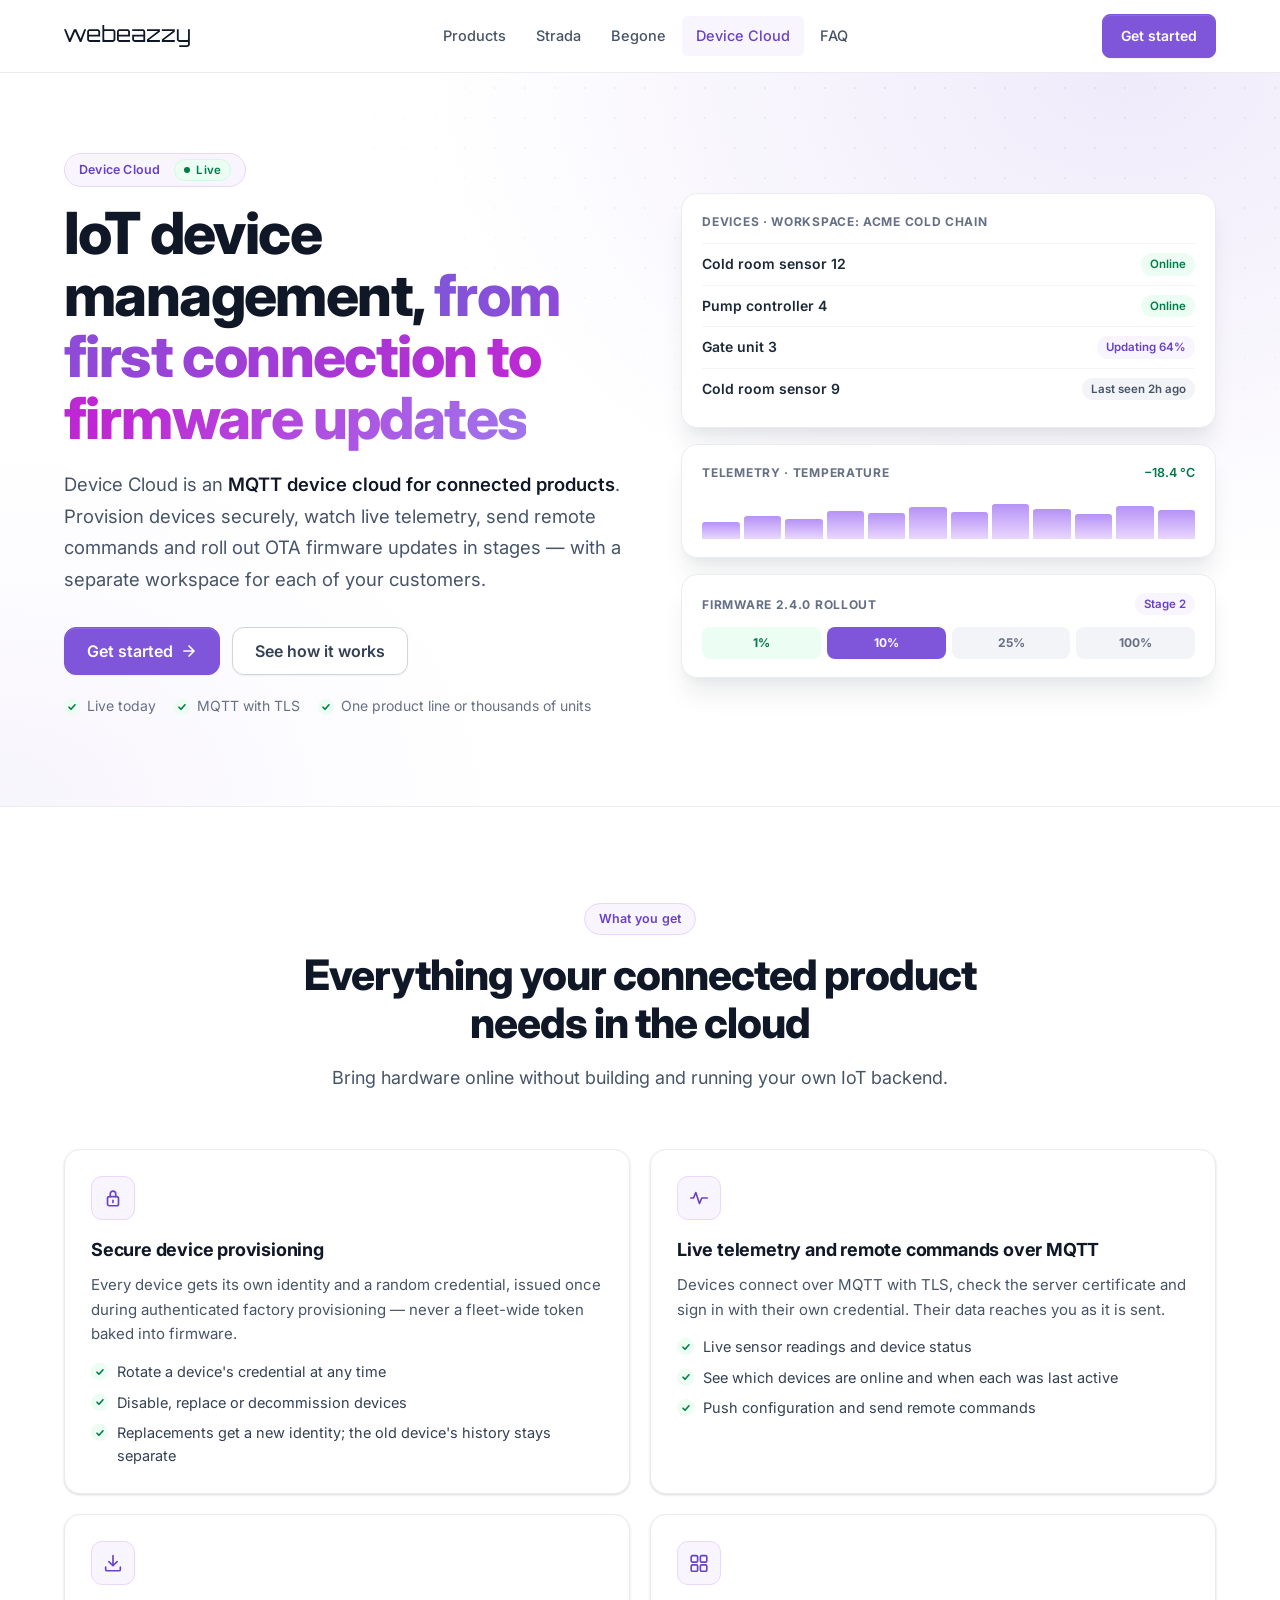
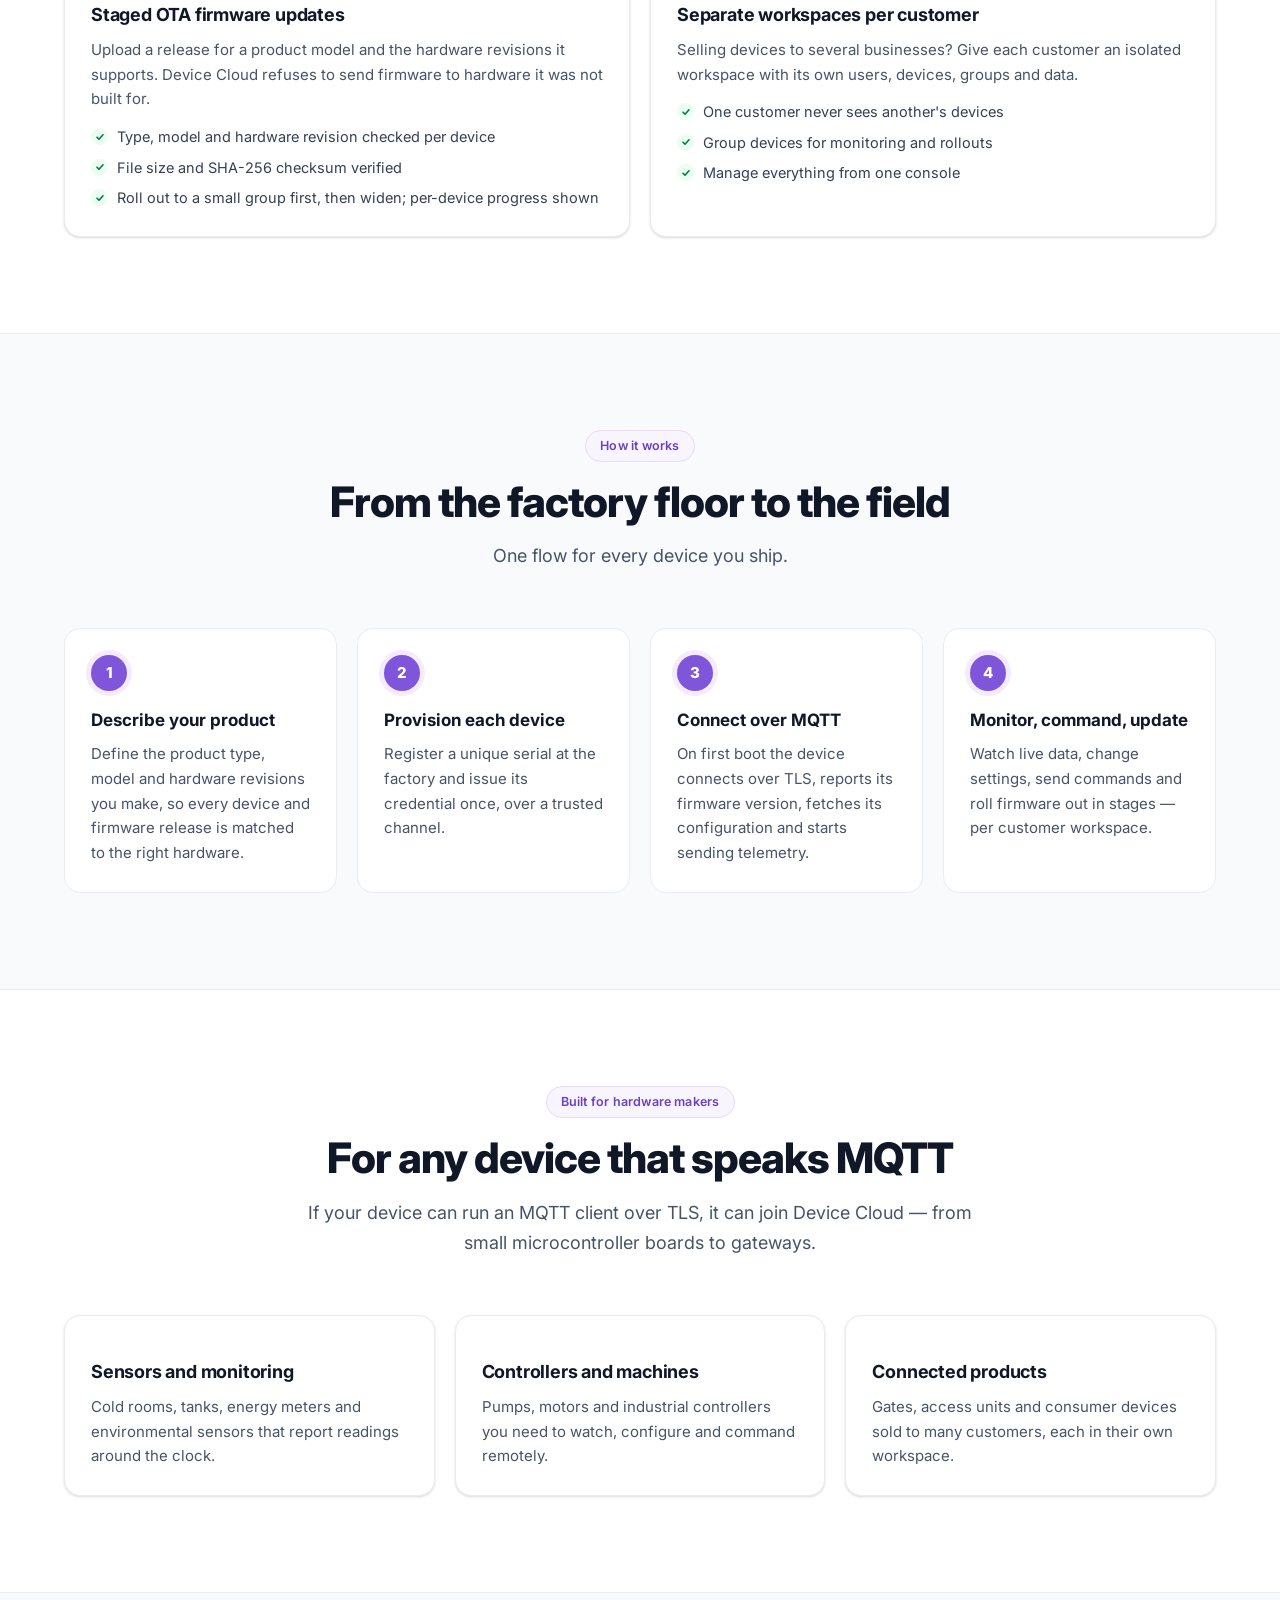
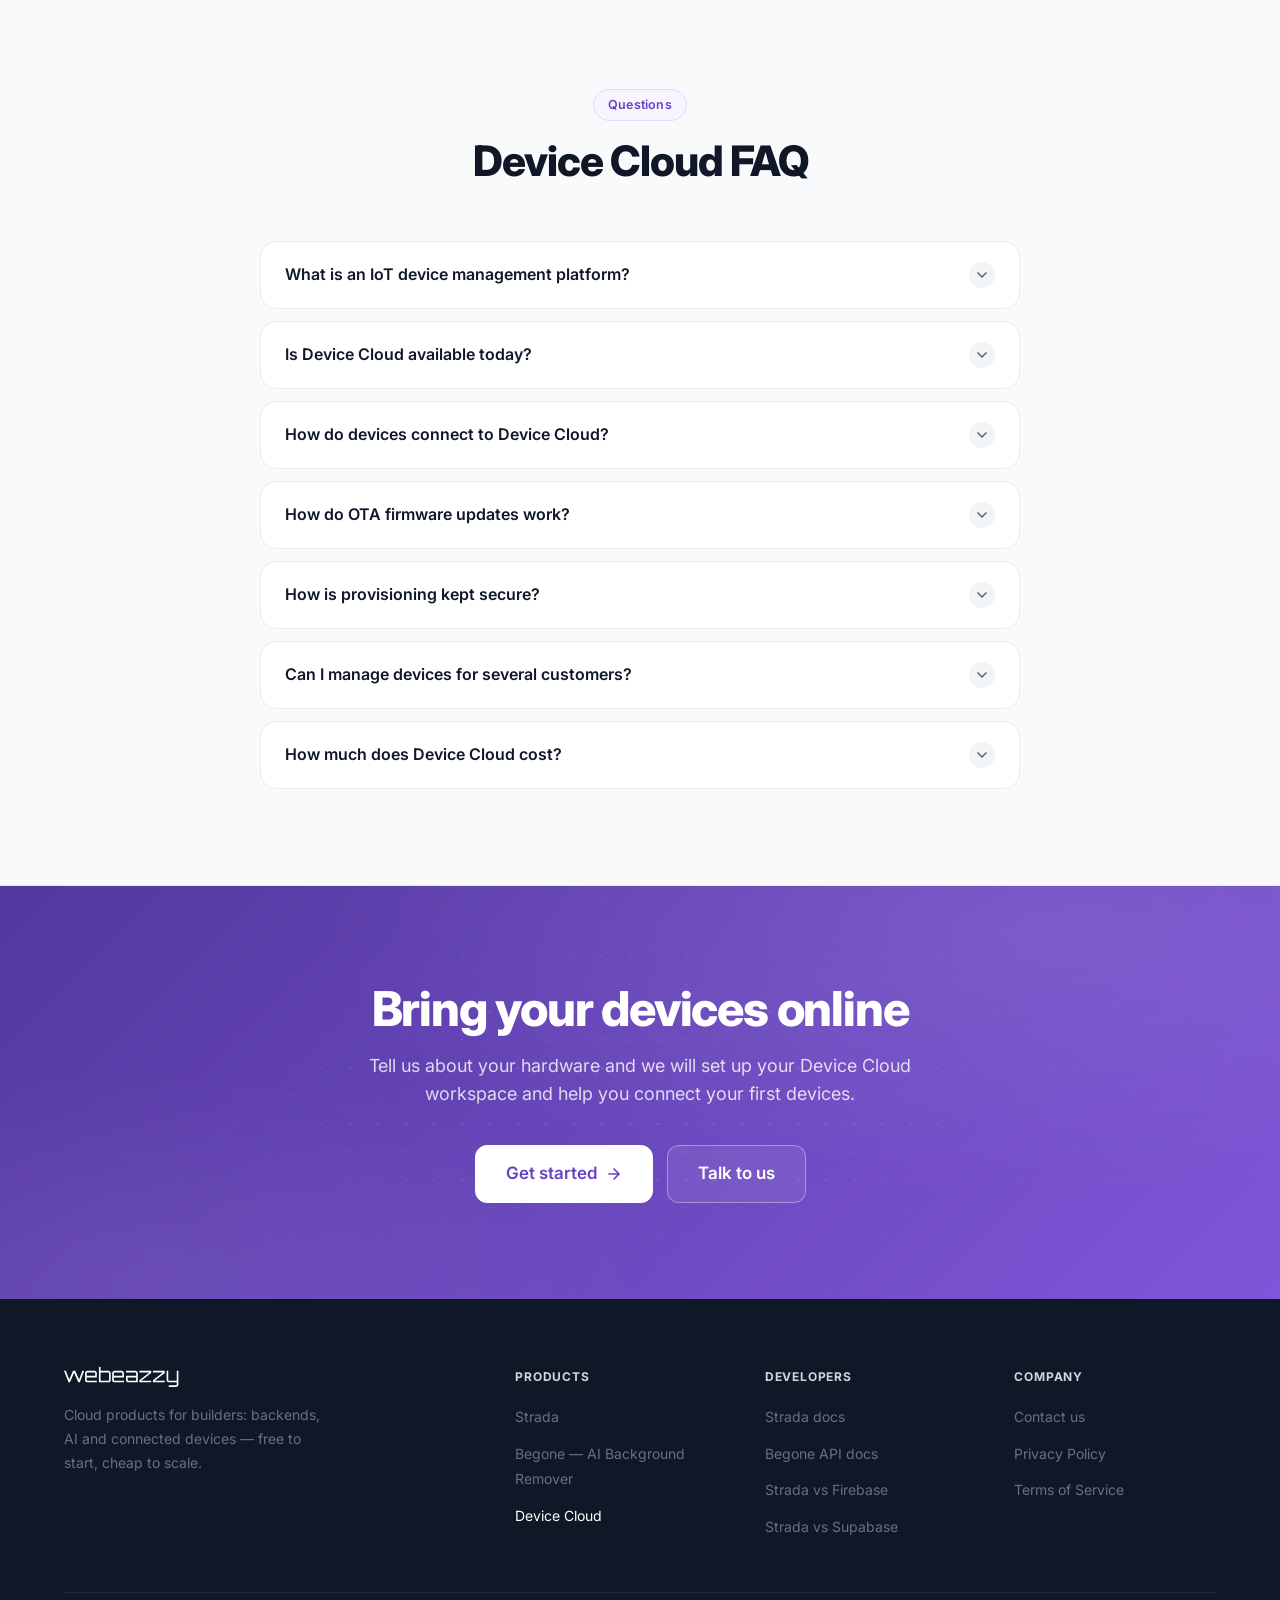
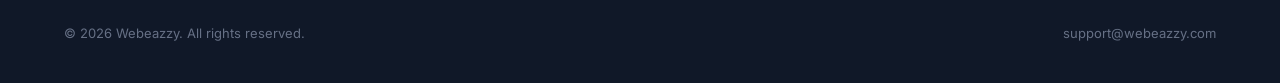
<file: device-cloud.html>
<!DOCTYPE html>
<html lang="en">

<head>
  <meta charset="UTF-8">
  <meta name="viewport" content="width=device-width, initial-scale=1.0">
  <title>IoT Device Management Platform with MQTT &amp; OTA — Webeazzy</title>
  <meta name="description" content="Device Cloud is a live IoT device management platform: secure provisioning, telemetry and commands over MQTT, staged OTA updates and a workspace per customer.">
  <meta name="keywords" content="IoT device management platform, MQTT device cloud, OTA firmware updates, IoT cloud, device provisioning, IoT telemetry, remote device commands, firmware rollout, multi-tenant IoT platform, Device Cloud, Webeazzy">
  <meta name="author" content="Webeazzy">
  <meta name="robots" content="index, follow, max-snippet:-1, max-image-preview:large">
  <meta name="theme-color" content="#7F56D9">
  <link rel="canonical" href="https://www.webeazzy.com/device-cloud">
  <!-- Open Graph -->
  <meta property="og:title" content="Device Cloud: IoT device management over MQTT, with OTA updates">
  <meta property="og:description" content="Provision devices securely, watch live telemetry, send remote commands and roll out firmware in stages, with a workspace for each of your customers.">
  <meta property="og:url" content="https://www.webeazzy.com/device-cloud">
  <meta property="og:type" content="website">
  <meta property="og:site_name" content="Webeazzy">
  <meta property="og:locale" content="en_US">
  <meta property="og:image" content="https://www.webeazzy.com/og-image.png">
  <meta property="og:image:width" content="1200">
  <meta property="og:image:height" content="630">
  <meta property="og:image:alt" content="Webeazzy — One cloud for everything you build: Strada, Begone and Device Cloud">
  <!-- Twitter / X Card -->
  <meta name="twitter:card" content="summary_large_image">
  <meta name="twitter:title" content="Device Cloud: IoT device management over MQTT, with OTA updates">
  <meta name="twitter:description" content="Provision devices securely, watch live telemetry, send remote commands and roll out firmware in stages, with a workspace for each of your customers.">
  <meta name="twitter:image" content="https://www.webeazzy.com/og-image.png">
  <link rel="icon" type="image/svg+xml" href="/favicon.svg">

  <link rel="preconnect" href="https://fonts.googleapis.com">
  <link rel="preconnect" href="https://fonts.gstatic.com" crossorigin>
  <link rel="stylesheet" href="https://fonts.googleapis.com/css2?family=Inter:wght@400;500;600;700;800&display=swap">
  <link rel="stylesheet" href="/legal.css">
  <link rel="stylesheet" href="/landing.css">

  <!-- Google tag (gtag.js) -->
  <script async src="https://www.googletagmanager.com/gtag/js?id=G-SJZ92DEWT7"></script>
  <script>
    window.dataLayer = window.dataLayer || [];
    function gtag() { dataLayer.push(arguments); }
    gtag('js', new Date());
    gtag('config', 'G-SJZ92DEWT7');
  </script>

  <!-- Structured Data -->
  <script type="application/ld+json">
{
  "@context": "https://schema.org",
  "@type": "SoftwareApplication",
  "@id": "https://www.webeazzy.com/device-cloud#software",
  "name": "Webeazzy Device Cloud",
  "applicationCategory": "DeveloperApplication",
  "applicationSubCategory": "IoT device management platform",
  "operatingSystem": "Web",
  "url": "https://www.webeazzy.com/device-cloud",
  "image": "https://www.webeazzy.com/og-image.png",
  "description": "IoT device management platform: secure device provisioning, live telemetry and remote commands over MQTT with TLS, staged OTA firmware updates and separate workspaces for each customer.",
  "featureList": [
    "Secure device provisioning with a unique credential per device",
    "Credential rotation, device disable, replacement and decommissioning",
    "Live telemetry over MQTT with TLS",
    "Remote commands and device configuration",
    "Staged OTA firmware updates with hardware compatibility checks and progress reporting",
    "Device groups",
    "Separate workspaces for each customer"
  ],
  "publisher": {
    "@id": "https://www.webeazzy.com/#organization"
  }
}
  </script>
  <script type="application/ld+json">
{
  "@context": "https://schema.org",
  "@type": "WebPage",
  "@id": "https://www.webeazzy.com/device-cloud#webpage",
  "url": "https://www.webeazzy.com/device-cloud",
  "name": "IoT Device Management Platform with MQTT & OTA — Webeazzy",
  "description": "Device Cloud is a live IoT device management platform: secure provisioning, telemetry and commands over MQTT, staged OTA updates and a workspace per customer.",
  "dateModified": "2026-10-16",
  "mainEntity": {
    "@id": "https://www.webeazzy.com/device-cloud#software"
  },
  "isPartOf": {
    "@id": "https://www.webeazzy.com/#website"
  },
  "publisher": {
    "@id": "https://www.webeazzy.com/#organization"
  }
}
  </script>
  <script type="application/ld+json">
{
  "@context": "https://schema.org",
  "@type": "BreadcrumbList",
  "itemListElement": [
    {
      "@type": "ListItem",
      "position": 1,
      "name": "Webeazzy",
      "item": "https://www.webeazzy.com/"
    },
    {
      "@type": "ListItem",
      "position": 2,
      "name": "Device Cloud",
      "item": "https://www.webeazzy.com/device-cloud"
    }
  ]
}
  </script>
  <script type="application/ld+json">
{
  "@context": "https://schema.org",
  "@type": "FAQPage",
  "mainEntity": [
    {
      "@type": "Question",
      "name": "What is an IoT device management platform?",
      "acceptedAnswer": {
        "@type": "Answer",
        "text": "An IoT device management platform is the cloud side of a connected product. It registers each device and its credentials, receives the data devices send, lets you change settings and send commands, and delivers firmware updates over the air. Webeazzy Device Cloud does all of this for one product line or thousands of units."
      }
    },
    {
      "@type": "Question",
      "name": "Is Device Cloud available today?",
      "acceptedAnswer": {
        "@type": "Answer",
        "text": "Yes. Device Cloud is live. Choose Get started, share your email and mobile number, and our team will set up your workspace and help you connect your first devices."
      }
    },
    {
      "@type": "Question",
      "name": "How do devices connect to Device Cloud?",
      "acceptedAnswer": {
        "@type": "Answer",
        "text": "Over MQTT with TLS. Each device verifies the server certificate, signs in with its own credential, reports its firmware version, fetches its configuration, publishes telemetry and listens for commands and firmware updates. Any device that can run an MQTT client over TLS can connect."
      }
    },
    {
      "@type": "Question",
      "name": "How do OTA firmware updates work?",
      "acceptedAnswer": {
        "@type": "Answer",
        "text": "You upload a firmware release for a product model and list the hardware revisions it supports. Device Cloud checks each device's type, model and hardware revision before assigning the release, verifies the file's size and SHA-256 checksum, delivers it over MQTT and shows per-device progress. Roll out to a small group of devices first, then widen the rollout once it looks healthy."
      }
    },
    {
      "@type": "Question",
      "name": "How is provisioning kept secure?",
      "acceptedAnswer": {
        "@type": "Answer",
        "text": "Every device gets its own random credential, issued once during authenticated factory provisioning and never shown again. There is no fleet-wide token baked into firmware. You can rotate a credential, disable a device, replace it with a new identity or decommission it, and an old credential stops working once the change is applied."
      }
    },
    {
      "@type": "Question",
      "name": "Can I manage devices for several customers?",
      "acceptedAnswer": {
        "@type": "Answer",
        "text": "Yes. Each customer gets a separate workspace with its own users, devices, groups and data, so one customer never sees another's devices."
      }
    },
    {
      "@type": "Question",
      "name": "How much does Device Cloud cost?",
      "acceptedAnswer": {
        "@type": "Answer",
        "text": "Pricing depends on how many devices you run and how much data they send. Choose Get started and we will share pricing for your fleet."
      }
    }
  ]
}
  </script>
</head>

<body>

  <a class="skip-link" href="#main-content">Skip to main content</a>

  <nav class="navbar" aria-label="Main navigation">
    <div class="container">
      <div class="nav-inner">
        <a href="/" class="nav-logo" aria-label="Webeazzy home">
          <svg height="22" viewBox="0 0 647 113" fill="none" xmlns="http://www.w3.org/2000/svg" aria-hidden="true"><path d="M25.7052 86.8125L0.000145891 21.4225H9.92138L29.7639 70.1268L50.8465 21.4225H63.0226L85.4581 70.014L103.948 21.4225H113.982L89.2913 86.8125H81.2867L56.9345 32.8094L33.8225 86.8125H25.7052ZM132.591 86.8125C130.111 86.8125 127.818 86.2112 125.714 85.0086C123.684 83.7309 122.031 82.0774 120.753 80.048C119.551 77.9435 118.949 75.6511 118.949 73.1708V35.0642C118.949 32.5839 119.551 30.3291 120.753 28.2997C122.031 26.1952 123.684 24.5417 125.714 23.3391C127.818 22.0614 130.111 21.4225 132.591 21.4225H171.825C174.38 21.4225 176.673 22.0614 178.702 23.3391C180.807 24.5417 182.46 26.1952 183.663 28.2997C184.941 30.3291 185.579 32.5839 185.579 35.0642V58.7399H128.194V73.1708C128.194 74.3734 128.607 75.4256 129.434 76.3276C130.336 77.1543 131.388 77.5677 132.591 77.5677H185.579V86.8125H132.591ZM128.194 49.4951H176.222V35.0642C176.222 33.8617 175.771 32.847 174.869 32.0202C174.042 31.1183 173.028 30.6673 171.825 30.6673H132.591C131.388 30.6673 130.336 31.1183 129.434 32.0202C128.607 32.847 128.194 33.8617 128.194 35.0642V49.4951ZM197.348 86.8125V0.00166901H206.592V21.4225H250.336C252.816 21.4225 255.071 22.0614 257.101 23.3391C259.205 24.5417 260.859 26.1952 262.061 28.2997C263.339 30.3291 263.978 32.5839 263.978 35.0642V73.1708C263.978 75.6511 263.339 77.9435 262.061 80.048C260.859 82.0774 259.205 83.7309 257.101 85.0086C255.071 86.2112 252.816 86.8125 250.336 86.8125H197.348ZM211.102 77.5677H250.336C251.539 77.5677 252.553 77.1543 253.38 76.3276C254.282 75.4256 254.733 74.3734 254.733 73.1708V35.0642C254.733 33.8617 254.282 32.847 253.38 32.0202C252.553 31.1183 251.539 30.6673 250.336 30.6673H211.102C209.9 30.6673 208.847 31.1183 207.945 32.0202C207.043 32.847 206.592 33.8617 206.592 35.0642V73.1708C206.592 74.3734 207.043 75.4256 207.945 76.3276C208.847 77.1543 209.9 77.5677 211.102 77.5677ZM285.849 86.8125C283.368 86.8125 281.076 86.2112 278.972 85.0086C276.942 83.7309 275.289 82.0774 274.011 80.048C272.808 77.9435 272.207 75.6511 272.207 73.1708V35.0642C272.207 32.5839 272.808 30.3291 274.011 28.2997C275.289 26.1952 276.942 24.5417 278.972 23.3391C281.076 22.0614 283.368 21.4225 285.849 21.4225H325.083C327.638 21.4225 329.931 22.0614 331.96 23.3391C334.064 24.5417 335.718 26.1952 336.921 28.2997C338.198 30.3291 338.837 32.5839 338.837 35.0642V58.7399H281.452V73.1708C281.452 74.3734 281.865 75.4256 282.692 76.3276C283.594 77.1543 284.646 77.5677 285.849 77.5677H338.837V86.8125H285.849ZM281.452 49.4951H329.48V35.0642C329.48 33.8617 329.029 32.847 328.127 32.0202C327.3 31.1183 326.285 30.6673 325.083 30.6673H285.849C284.646 30.6673 283.594 31.1183 282.692 32.0202C281.865 32.847 281.452 33.8617 281.452 35.0642V49.4951ZM364.022 86.8125C361.541 86.8125 359.249 86.2112 357.144 85.0086C355.115 83.7309 353.462 82.0774 352.184 80.048C350.981 77.9435 350.38 75.6511 350.38 73.1708V49.4951H407.653V35.0642C407.653 33.8617 407.202 32.847 406.3 32.0202C405.473 31.1183 404.458 30.6673 403.256 30.6673H350.38V21.4225H403.256C405.811 21.4225 408.104 22.0614 410.133 23.3391C412.237 24.5417 413.891 26.1952 415.093 28.2997C416.371 30.3291 417.01 32.5839 417.01 35.0642V86.8125H364.022ZM364.022 77.5677H407.653V58.7399H359.625V73.1708C359.625 74.3734 360.038 75.4256 360.865 76.3276C361.767 77.1543 362.819 77.5677 364.022 77.5677ZM426.023 86.8125V74.1855L482.507 30.6673H426.023V21.4225H492.653V34.0496L436.17 77.5677H492.653V86.8125H426.023ZM502.542 86.8125V74.1855L559.025 30.6673H502.542V21.4225H569.172V34.0496L512.689 77.5677H569.172V86.8125H502.542ZM591.973 112.743V103.385H632.786C633.988 103.385 635.003 102.935 635.83 102.033C636.731 101.206 637.182 100.191 637.182 98.9886V86.8125H593.552C591.071 86.8125 588.779 86.2112 586.674 85.0086C584.645 83.7309 582.991 82.0774 581.714 80.048C580.511 77.9435 579.91 75.6511 579.91 73.1708V21.648H589.155V73.1708C589.155 74.3734 589.568 75.4256 590.395 76.3276C591.297 77.1543 592.349 77.5677 593.552 77.5677H632.786C633.988 77.5677 635.003 77.1543 635.83 76.3276C636.731 75.4256 637.182 74.3734 637.182 73.1708V21.648H646.427V98.9886C646.427 101.544 645.826 103.836 644.623 105.866C643.421 107.97 641.767 109.624 639.663 110.826C637.633 112.104 635.341 112.743 632.786 112.743H591.973Z" fill="#101828"/></svg>
        </a>
        <ul class="nav-links">
          <li><a href="/#products">Products</a></li>
          <li><a href="/strada">Strada</a></li>
          <li><a href="/background-remover">Begone</a></li>
          <li><a href="/device-cloud" aria-current="page">Device Cloud</a></li>
          <li><a href="#faq">FAQ</a></li>
        </ul>
        <a href="#contact" class="btn btn-primary js-lead-trigger" data-lead-label="Device Cloud: get started">Get started</a>
      </div>
    </div>
  </nav>

  <main id="main-content">

    <!-- ═══ HERO ═══ -->
    <header class="lp-hero">
      <div class="container">
        <div class="lp-hero-grid">
          <div>
            <div class="section-badge">Device Cloud <span class="status-live">Live</span></div>
            <h1>IoT device management, <span class="grad">from first connection to firmware updates</span></h1>
            <p class="lp-lead">Device Cloud is an <strong>MQTT device cloud for connected products</strong>. Provision devices securely, watch live telemetry, send remote commands and roll out OTA firmware updates in stages — with a separate workspace for each of your customers.</p>
            <div class="lp-ctas">
              <a href="#contact" class="btn btn-primary btn-lg js-lead-trigger" data-lead-label="Device Cloud: get started">
                Get started
                <svg width="16" height="16" viewBox="0 0 16 16" fill="none" aria-hidden="true"><path d="M3 8h10M8 3l5 5-5 5" stroke="currentColor" stroke-width="1.7" stroke-linecap="round" stroke-linejoin="round"/></svg>
              </a>
              <a href="#how-it-works" class="btn btn-outline btn-lg">See how it works</a>
            </div>
            <div class="lp-note">
              <span>Live today</span>
              <span>MQTT with TLS</span>
              <span>One product line or thousands of units</span>
            </div>
          </div>

          <div class="panel-stack" aria-hidden="true">
            <div class="panel">
              <div class="panel-hd"><span class="panel-title">Devices · Workspace: Acme Cold Chain</span></div>
              <div class="panel-row"><b>Cold room sensor 12</b><span class="pill">Online</span></div>
              <div class="panel-row"><b>Pump controller 4</b><span class="pill">Online</span></div>
              <div class="panel-row"><b>Gate unit 3</b><span class="pill purple">Updating 64%</span></div>
              <div class="panel-row"><b>Cold room sensor 9</b><span class="pill gray">Last seen 2h ago</span></div>
            </div>
            <div class="panel">
              <div class="panel-hd"><span class="panel-title">Telemetry · temperature</span><span class="stat-sub">−18.4 °C</span></div>
              <div class="spark"><i style="height:38%"></i><i style="height:52%"></i><i style="height:46%"></i><i style="height:64%"></i><i style="height:58%"></i><i style="height:72%"></i><i style="height:61%"></i><i style="height:80%"></i><i style="height:69%"></i><i style="height:57%"></i><i style="height:74%"></i><i style="height:66%"></i></div>
            </div>
            <div class="panel">
              <div class="panel-hd"><span class="panel-title">Firmware 2.4.0 rollout</span><span class="pill purple">Stage 2</span></div>
              <div class="rollout"><span class="done">1%</span><span class="now">10%</span><span>25%</span><span>100%</span></div>
            </div>
          </div>
        </div>
      </div>
    </header>

    <!-- ═══ FEATURES ═══ -->
    <section class="section" id="features" aria-labelledby="features-title">
      <div class="container">
        <div class="section-hd">
          <div class="section-badge">What you get</div>
          <h2 class="section-title" id="features-title">Everything your connected product needs in the cloud</h2>
          <p class="section-sub">Bring hardware online without building and running your own IoT backend.</p>
        </div>
        <div class="cards two">
          <article class="card">
            <div class="card-icon" aria-hidden="true">
              <svg width="22" height="22" viewBox="0 0 24 24" fill="none"><rect x="6" y="10.5" width="12" height="10" rx="2" stroke="currentColor" stroke-width="1.8"/><path d="M9 10.5V7.5a3 3 0 016 0v3M12 14.5v2.5" stroke="currentColor" stroke-width="1.8" stroke-linecap="round"/></svg>
            </div>
            <h3>Secure device provisioning</h3>
            <p>Every device gets its own identity and a random credential, issued once during authenticated factory provisioning — never a fleet-wide token baked into firmware.</p>
            <ul>
              <li>Rotate a device's credential at any time</li>
              <li>Disable, replace or decommission devices</li>
              <li>Replacements get a new identity; the old device's history stays separate</li>
            </ul>
          </article>
          <article class="card">
            <div class="card-icon" aria-hidden="true">
              <svg width="22" height="22" viewBox="0 0 24 24" fill="none"><path d="M3 12h3l2.5-6 4 12 2.5-6h6" stroke="currentColor" stroke-width="1.8" stroke-linecap="round" stroke-linejoin="round"/></svg>
            </div>
            <h3>Live telemetry and remote commands over MQTT</h3>
            <p>Devices connect over MQTT with TLS, check the server certificate and sign in with their own credential. Their data reaches you as it is sent.</p>
            <ul>
              <li>Live sensor readings and device status</li>
              <li>See which devices are online and when each was last active</li>
              <li>Push configuration and send remote commands</li>
            </ul>
          </article>
          <article class="card">
            <div class="card-icon" aria-hidden="true">
              <svg width="22" height="22" viewBox="0 0 24 24" fill="none"><path d="M12 4v11M7.5 10.5L12 15l4.5-4.5" stroke="currentColor" stroke-width="1.8" stroke-linecap="round" stroke-linejoin="round"/><path d="M4 16.5V19a1.5 1.5 0 001.5 1.5h13A1.5 1.5 0 0020 19v-2.5" stroke="currentColor" stroke-width="1.8" stroke-linecap="round"/></svg>
            </div>
            <h3>Staged OTA firmware updates</h3>
            <p>Upload a release for a product model and the hardware revisions it supports. Device Cloud refuses to send firmware to hardware it was not built for.</p>
            <ul>
              <li>Type, model and hardware revision checked per device</li>
              <li>File size and SHA-256 checksum verified</li>
              <li>Roll out to a small group first, then widen; per-device progress shown</li>
            </ul>
          </article>
          <article class="card">
            <div class="card-icon" aria-hidden="true">
              <svg width="22" height="22" viewBox="0 0 24 24" fill="none"><rect x="3.5" y="4" width="7" height="7" rx="1.5" stroke="currentColor" stroke-width="1.8"/><rect x="13.5" y="4" width="7" height="7" rx="1.5" stroke="currentColor" stroke-width="1.8"/><rect x="3.5" y="14" width="7" height="7" rx="1.5" stroke="currentColor" stroke-width="1.8"/><rect x="13.5" y="14" width="7" height="7" rx="1.5" stroke="currentColor" stroke-width="1.8"/></svg>
            </div>
            <h3>Separate workspaces per customer</h3>
            <p>Selling devices to several businesses? Give each customer an isolated workspace with its own users, devices, groups and data.</p>
            <ul>
              <li>One customer never sees another's devices</li>
              <li>Group devices for monitoring and rollouts</li>
              <li>Manage everything from one console</li>
            </ul>
          </article>
        </div>
      </div>
    </section>

    <!-- ═══ HOW IT WORKS ═══ -->
    <section class="section section-alt" id="how-it-works" aria-labelledby="hiw-title">
      <div class="container">
        <div class="section-hd">
          <div class="section-badge">How it works</div>
          <h2 class="section-title" id="hiw-title">From the factory floor to the field</h2>
          <p class="section-sub">One flow for every device you ship.</p>
        </div>
        <div class="steps four">
          <div class="step">
            <h3>Describe your product</h3>
            <p>Define the product type, model and hardware revisions you make, so every device and firmware release is matched to the right hardware.</p>
          </div>
          <div class="step">
            <h3>Provision each device</h3>
            <p>Register a unique serial at the factory and issue its credential once, over a trusted channel.</p>
          </div>
          <div class="step">
            <h3>Connect over MQTT</h3>
            <p>On first boot the device connects over TLS, reports its firmware version, fetches its configuration and starts sending telemetry.</p>
          </div>
          <div class="step">
            <h3>Monitor, command, update</h3>
            <p>Watch live data, change settings, send commands and roll firmware out in stages — per customer workspace.</p>
          </div>
        </div>
      </div>
    </section>

    <!-- ═══ USE CASES ═══ -->
    <section class="section" aria-labelledby="uses-title">
      <div class="container">
        <div class="section-hd">
          <div class="section-badge">Built for hardware makers</div>
          <h2 class="section-title" id="uses-title">For any device that speaks MQTT</h2>
          <p class="section-sub">If your device can run an MQTT client over TLS, it can join Device Cloud — from small microcontroller boards to gateways.</p>
        </div>
        <div class="cards">
          <article class="card">
            <h3>Sensors and monitoring</h3>
            <p>Cold rooms, tanks, energy meters and environmental sensors that report readings around the clock.</p>
          </article>
          <article class="card">
            <h3>Controllers and machines</h3>
            <p>Pumps, motors and industrial controllers you need to watch, configure and command remotely.</p>
          </article>
          <article class="card">
            <h3>Connected products</h3>
            <p>Gates, access units and consumer devices sold to many customers, each in their own workspace.</p>
          </article>
        </div>
      </div>
    </section>

    <!-- ═══ FAQ ═══ -->
    <section class="section section-alt" id="faq" aria-labelledby="faq-title">
      <div class="container">
        <div class="section-hd">
          <div class="section-badge">Questions</div>
          <h2 class="section-title" id="faq-title">Device Cloud FAQ</h2>
        </div>
        <div class="faq-list">
          <details class="faq-item">
            <summary>What is an IoT device management platform?</summary>
            <div class="faq-a"><p>An IoT device management platform is the cloud side of a connected product. It registers each device and its credentials, receives the data devices send, lets you change settings and send commands, and delivers firmware updates over the air. Webeazzy Device Cloud does all of this for one product line or thousands of units.</p></div>
          </details>
          <details class="faq-item">
            <summary>Is Device Cloud available today?</summary>
            <div class="faq-a"><p>Yes. Device Cloud is live. Choose <a href="#contact" class="js-lead-trigger" data-lead-label="Device Cloud: get started">Get started</a>, share your email and mobile number, and our team will set up your workspace and help you connect your first devices.</p></div>
          </details>
          <details class="faq-item">
            <summary>How do devices connect to Device Cloud?</summary>
            <div class="faq-a"><p>Over MQTT with TLS. Each device verifies the server certificate, signs in with its own credential, reports its firmware version, fetches its configuration, publishes telemetry and listens for commands and firmware updates. Any device that can run an MQTT client over TLS can connect.</p></div>
          </details>
          <details class="faq-item">
            <summary>How do OTA firmware updates work?</summary>
            <div class="faq-a"><p>You upload a firmware release for a product model and list the hardware revisions it supports. Device Cloud checks each device's type, model and hardware revision before assigning the release, verifies the file's size and SHA-256 checksum, delivers it over MQTT and shows per-device progress. Roll out to a small group of devices first, then widen the rollout once it looks healthy.</p></div>
          </details>
          <details class="faq-item">
            <summary>How is provisioning kept secure?</summary>
            <div class="faq-a"><p>Every device gets its own random credential, issued once during authenticated factory provisioning and never shown again. There is no fleet-wide token baked into firmware. You can rotate a credential, disable a device, replace it with a new identity or decommission it, and an old credential stops working once the change is applied.</p></div>
          </details>
          <details class="faq-item">
            <summary>Can I manage devices for several customers?</summary>
            <div class="faq-a"><p>Yes. Each customer gets a separate workspace with its own users, devices, groups and data, so one customer never sees another's devices.</p></div>
          </details>
          <details class="faq-item">
            <summary>How much does Device Cloud cost?</summary>
            <div class="faq-a"><p>Pricing depends on how many devices you run and how much data they send. Choose <a href="#contact" class="js-lead-trigger" data-lead-label="Device Cloud: get started">Get started</a> and we will share pricing for your fleet.</p></div>
          </details>
        </div>
      </div>
    </section>

    <!-- ═══ CTA ═══ -->
    <section class="cta-banner" id="contact" aria-labelledby="cta-title">
      <div class="container">
        <div class="cta-inner">
          <h2 id="cta-title">Bring your devices online</h2>
          <p>Tell us about your hardware and we will set up your Device Cloud workspace and help you connect your first devices.</p>
          <div class="cta-btns">
            <a href="#contact" class="btn btn-white btn-xl js-lead-trigger" data-lead-label="Device Cloud: get started">
              Get started
              <svg width="16" height="16" viewBox="0 0 16 16" fill="none" aria-hidden="true"><path d="M3 8h10M8 3l5 5-5 5" stroke="currentColor" stroke-width="1.7" stroke-linecap="round" stroke-linejoin="round"/></svg>
            </a>
            <a href="#contact" class="btn btn-outline-white btn-xl js-lead-trigger" data-lead-label="Device Cloud: talk to us">Talk to us</a>
          </div>
        </div>
      </div>
    </section>

  </main>

  <footer class="footer">
    <div class="container">
      <div class="footer-grid">
        <div class="footer-brand">
          <div class="footer-brand-logo">
            <svg height="20" viewBox="0 0 647 113" fill="none" xmlns="http://www.w3.org/2000/svg" aria-hidden="true"><path d="M25.7052 86.8125L0.000145891 21.4225H9.92138L29.7639 70.1268L50.8465 21.4225H63.0226L85.4581 70.014L103.948 21.4225H113.982L89.2913 86.8125H81.2867L56.9345 32.8094L33.8225 86.8125H25.7052ZM132.591 86.8125C130.111 86.8125 127.818 86.2112 125.714 85.0086C123.684 83.7309 122.031 82.0774 120.753 80.048C119.551 77.9435 118.949 75.6511 118.949 73.1708V35.0642C118.949 32.5839 119.551 30.3291 120.753 28.2997C122.031 26.1952 123.684 24.5417 125.714 23.3391C127.818 22.0614 130.111 21.4225 132.591 21.4225H171.825C174.38 21.4225 176.673 22.0614 178.702 23.3391C180.807 24.5417 182.46 26.1952 183.663 28.2997C184.941 30.3291 185.579 32.5839 185.579 35.0642V58.7399H128.194V73.1708C128.194 74.3734 128.607 75.4256 129.434 76.3276C130.336 77.1543 131.388 77.5677 132.591 77.5677H185.579V86.8125H132.591ZM128.194 49.4951H176.222V35.0642C176.222 33.8617 175.771 32.847 174.869 32.0202C174.042 31.1183 173.028 30.6673 171.825 30.6673H132.591C131.388 30.6673 130.336 31.1183 129.434 32.0202C128.607 32.847 128.194 33.8617 128.194 35.0642V49.4951ZM197.348 86.8125V0.00166901H206.592V21.4225H250.336C252.816 21.4225 255.071 22.0614 257.101 23.3391C259.205 24.5417 260.859 26.1952 262.061 28.2997C263.339 30.3291 263.978 32.5839 263.978 35.0642V73.1708C263.978 75.6511 263.339 77.9435 262.061 80.048C260.859 82.0774 259.205 83.7309 257.101 85.0086C255.071 86.2112 252.816 86.8125 250.336 86.8125H197.348ZM211.102 77.5677H250.336C251.539 77.5677 252.553 77.1543 253.38 76.3276C254.282 75.4256 254.733 74.3734 254.733 73.1708V35.0642C254.733 33.8617 254.282 32.847 253.38 32.0202C252.553 31.1183 251.539 30.6673 250.336 30.6673H211.102C209.9 30.6673 208.847 31.1183 207.945 32.0202C207.043 32.847 206.592 33.8617 206.592 35.0642V73.1708C206.592 74.3734 207.043 75.4256 207.945 76.3276C208.847 77.1543 209.9 77.5677 211.102 77.5677ZM285.849 86.8125C283.368 86.8125 281.076 86.2112 278.972 85.0086C276.942 83.7309 275.289 82.0774 274.011 80.048C272.808 77.9435 272.207 75.6511 272.207 73.1708V35.0642C272.207 32.5839 272.808 30.3291 274.011 28.2997C275.289 26.1952 276.942 24.5417 278.972 23.3391C281.076 22.0614 283.368 21.4225 285.849 21.4225H325.083C327.638 21.4225 329.931 22.0614 331.96 23.3391C334.064 24.5417 335.718 26.1952 336.921 28.2997C338.198 30.3291 338.837 32.5839 338.837 35.0642V58.7399H281.452V73.1708C281.452 74.3734 281.865 75.4256 282.692 76.3276C283.594 77.1543 284.646 77.5677 285.849 77.5677H338.837V86.8125H285.849ZM281.452 49.4951H329.48V35.0642C329.48 33.8617 329.029 32.847 328.127 32.0202C327.3 31.1183 326.285 30.6673 325.083 30.6673H285.849C284.646 30.6673 283.594 31.1183 282.692 32.0202C281.865 32.847 281.452 33.8617 281.452 35.0642V49.4951ZM364.022 86.8125C361.541 86.8125 359.249 86.2112 357.144 85.0086C355.115 83.7309 353.462 82.0774 352.184 80.048C350.981 77.9435 350.38 75.6511 350.38 73.1708V49.4951H407.653V35.0642C407.653 33.8617 407.202 32.847 406.3 32.0202C405.473 31.1183 404.458 30.6673 403.256 30.6673H350.38V21.4225H403.256C405.811 21.4225 408.104 22.0614 410.133 23.3391C412.237 24.5417 413.891 26.1952 415.093 28.2997C416.371 30.3291 417.01 32.5839 417.01 35.0642V86.8125H364.022ZM364.022 77.5677H407.653V58.7399H359.625V73.1708C359.625 74.3734 360.038 75.4256 360.865 76.3276C361.767 77.1543 362.819 77.5677 364.022 77.5677ZM426.023 86.8125V74.1855L482.507 30.6673H426.023V21.4225H492.653V34.0496L436.17 77.5677H492.653V86.8125H426.023ZM502.542 86.8125V74.1855L559.025 30.6673H502.542V21.4225H569.172V34.0496L512.689 77.5677H569.172V86.8125H502.542ZM591.973 112.743V103.385H632.786C633.988 103.385 635.003 102.935 635.83 102.033C636.731 101.206 637.182 100.191 637.182 98.9886V86.8125H593.552C591.071 86.8125 588.779 86.2112 586.674 85.0086C584.645 83.7309 582.991 82.0774 581.714 80.048C580.511 77.9435 579.91 75.6511 579.91 73.1708V21.648H589.155V73.1708C589.155 74.3734 589.568 75.4256 590.395 76.3276C591.297 77.1543 592.349 77.5677 593.552 77.5677H632.786C633.988 77.5677 635.003 77.1543 635.83 76.3276C636.731 75.4256 637.182 74.3734 637.182 73.1708V21.648H646.427V98.9886C646.427 101.544 645.826 103.836 644.623 105.866C643.421 107.97 641.767 109.624 639.663 110.826C637.633 112.104 635.341 112.743 632.786 112.743H591.973Z" fill="#fff"/></svg>
          </div>
          <p>Cloud products for builders: backends, AI and connected devices — free to start, cheap to scale.</p>
        </div>
        <div>
          <div class="footer-col-title">Products</div>
          <ul class="footer-links">
            <li><a href="/strada">Strada</a></li>
            <li><a href="/background-remover">Begone — AI Background Remover</a></li>
            <li><a href="/device-cloud" aria-current="page">Device Cloud</a></li>
          </ul>
        </div>
        <div>
          <div class="footer-col-title">Developers</div>
          <ul class="footer-links">
            <li><a href="https://strada.webeazzy.com/docs">Strada docs</a></li>
            <li><a href="https://begone.webeazzy.com/docs">Begone API docs</a></li>
            <li><a href="/strada-vs-firebase">Strada vs Firebase</a></li>
            <li><a href="/strada-vs-supabase">Strada vs Supabase</a></li>
          </ul>
        </div>
        <div>
          <div class="footer-col-title">Company</div>
          <ul class="footer-links">
            <li><a href="#contact" class="js-lead-trigger" data-lead-label="Contact">Contact us</a></li>
            <li><a href="/privacy">Privacy Policy</a></li>
            <li><a href="/terms">Terms of Service</a></li>
          </ul>
        </div>
      </div>
      <div class="footer-bottom">
        <span>© 2026 Webeazzy. All rights reserved.</span>
        <a href="mailto:support@webeazzy.com">support@webeazzy.com</a>
      </div>
    </div>
  </footer>

  <div class="lead-modal" id="leadModal" aria-hidden="true">
    <div class="lead-dialog" role="dialog" aria-modal="true" aria-labelledby="leadTitle">
      <button type="button" class="lead-close" id="leadClose" aria-label="Close contact form">&times;</button>
      <h2 class="lead-title" id="leadTitle">Tell us where to reach you</h2>
      <p class="lead-sub" id="leadSub">Share your email and mobile number and our team will get in touch.</p>
      <form class="lead-form" id="leadForm">
        <div class="lead-field">
          <label for="leadEmail">Email address</label>
          <input id="leadEmail" name="email" type="email" autocomplete="email" placeholder="you@example.com" required>
        </div>
        <div class="lead-field">
          <label for="leadPhone">Mobile number with country code</label>
          <div class="lead-phone-row">
            <div class="lead-code-wrap">
              <input id="leadCountryCode" class="lead-code-input" name="countryCode" type="tel" inputmode="numeric" autocomplete="tel-country-code" placeholder="1" aria-label="Country code" pattern="[0-9]{1,4}" maxlength="4" required>
            </div>
            <input id="leadPhone" name="phone" type="tel" inputmode="tel" autocomplete="tel-national" placeholder="Mobile number" required>
          </div>
        </div>
        <button type="submit" class="btn btn-primary lead-submit" id="leadSubmit">Submit details</button>
        <div class="lead-status" id="leadStatus" role="status"></div>
      </form>
      <div class="lead-thanks" id="leadThanks">
        <div class="lead-thanks-icon">
          <svg width="28" height="28" viewBox="0 0 28 28" fill="none" aria-hidden="true"><path d="M5 14.5l6.5 6.5 12-13" stroke="#027A48" stroke-width="2.2" stroke-linecap="round" stroke-linejoin="round"/></svg>
        </div>
        <div>
          <b>Thanks, we'll be in touch</b>
          <span>Our team will contact you within one working day.</span>
        </div>
      </div>
    </div>
  </div>

  <script>
    // Same contact form and lead inbox as index.html (posted through the /api/webeazzy/leads rewrite).
    const LEAD_ENDPOINT = '/api/webeazzy/leads';
    const LEAD_STORE_KEY = 'webeazzy_leads';
    let pendingLeadLabel = '';

    const leadModal = document.getElementById('leadModal');
    const leadForm = document.getElementById('leadForm');
    const leadStatus = document.getElementById('leadStatus');
    const leadSubmit = document.getElementById('leadSubmit');
    const leadEmail = document.getElementById('leadEmail');
    const leadCountryCode = document.getElementById('leadCountryCode');
    const leadPhone = document.getElementById('leadPhone');
    const leadParts = [leadForm, document.getElementById('leadTitle'), document.getElementById('leadSub')];
    const leadThanks = document.getElementById('leadThanks');

    function storeLead(payload) {
      try {
        const leads = JSON.parse(localStorage.getItem(LEAD_STORE_KEY) || '[]');
        leads.unshift(payload);
        localStorage.setItem(LEAD_STORE_KEY, JSON.stringify(leads.slice(0, 100)));
      } catch (_) {}
    }

    function openLeadModal(label) {
      pendingLeadLabel = label;
      leadStatus.textContent = '';
      leadStatus.className = 'lead-status';
      leadModal.classList.add('open');
      leadModal.setAttribute('aria-hidden', 'false');
      setTimeout(() => leadEmail.focus(), 40);
    }

    function closeLeadModal() {
      leadModal.classList.remove('open');
      leadModal.setAttribute('aria-hidden', 'true');
    }

    document.addEventListener('click', (event) => {
      const trigger = event.target.closest('.js-lead-trigger');
      if (!trigger) return;
      event.preventDefault();
      openLeadModal(trigger.dataset.leadLabel || 'Talk to us');
    });
    document.getElementById('leadClose').addEventListener('click', closeLeadModal);
    leadModal.addEventListener('click', (event) => { if (event.target === leadModal) closeLeadModal(); });
    document.addEventListener('keydown', (event) => {
      if (event.key === 'Escape' && leadModal.classList.contains('open')) closeLeadModal();
    });

    leadForm.addEventListener('submit', async (event) => {
      event.preventDefault();
      const countryCode = leadCountryCode.value.replace(/[^\d]/g, '');
      const phoneDigits = leadPhone.value.replace(/[^\d]/g, '');
      if (!countryCode) {
        leadStatus.textContent = 'Please enter a valid country code.';
        leadStatus.className = 'lead-status error';
        return;
      }
      if (phoneDigits.length < 7) {
        leadStatus.textContent = 'Please enter a valid mobile number.';
        leadStatus.className = 'lead-status error';
        return;
      }

      const payload = {
        source: 'webeazzy-static',
        slug: 'webeazzy-home',
        action: 'host_free', // the value the lead inbox has always accepted for contact requests
        label: 'Cloud: ' + (pendingLeadLabel || 'Talk to us'),
        email: leadEmail.value.trim(),
        phone: `+${countryCode}${phoneDigits}`,
        page: location.href,
        userAgent: navigator.userAgent,
        createdAt: new Date().toISOString(),
      };

      leadSubmit.disabled = true;
      leadSubmit.textContent = 'Saving...';
      storeLead(payload);
      try {
        await fetch(LEAD_ENDPOINT, {
          method: 'POST',
          headers: { 'Content-Type': 'application/json' },
          body: JSON.stringify(payload),
        });
      } catch (_) {}

      leadParts.forEach(el => { el.style.display = 'none'; });
      leadThanks.style.display = 'flex';
      setTimeout(() => {
        closeLeadModal();
        setTimeout(() => {
          leadParts.forEach(el => { el.style.display = ''; });
          leadThanks.style.display = 'none';
          leadForm.reset();
          leadSubmit.disabled = false;
          leadSubmit.textContent = 'Submit details';
        }, 400);
      }, 3000);
    });
  </script>

</body>
</html>
</file>
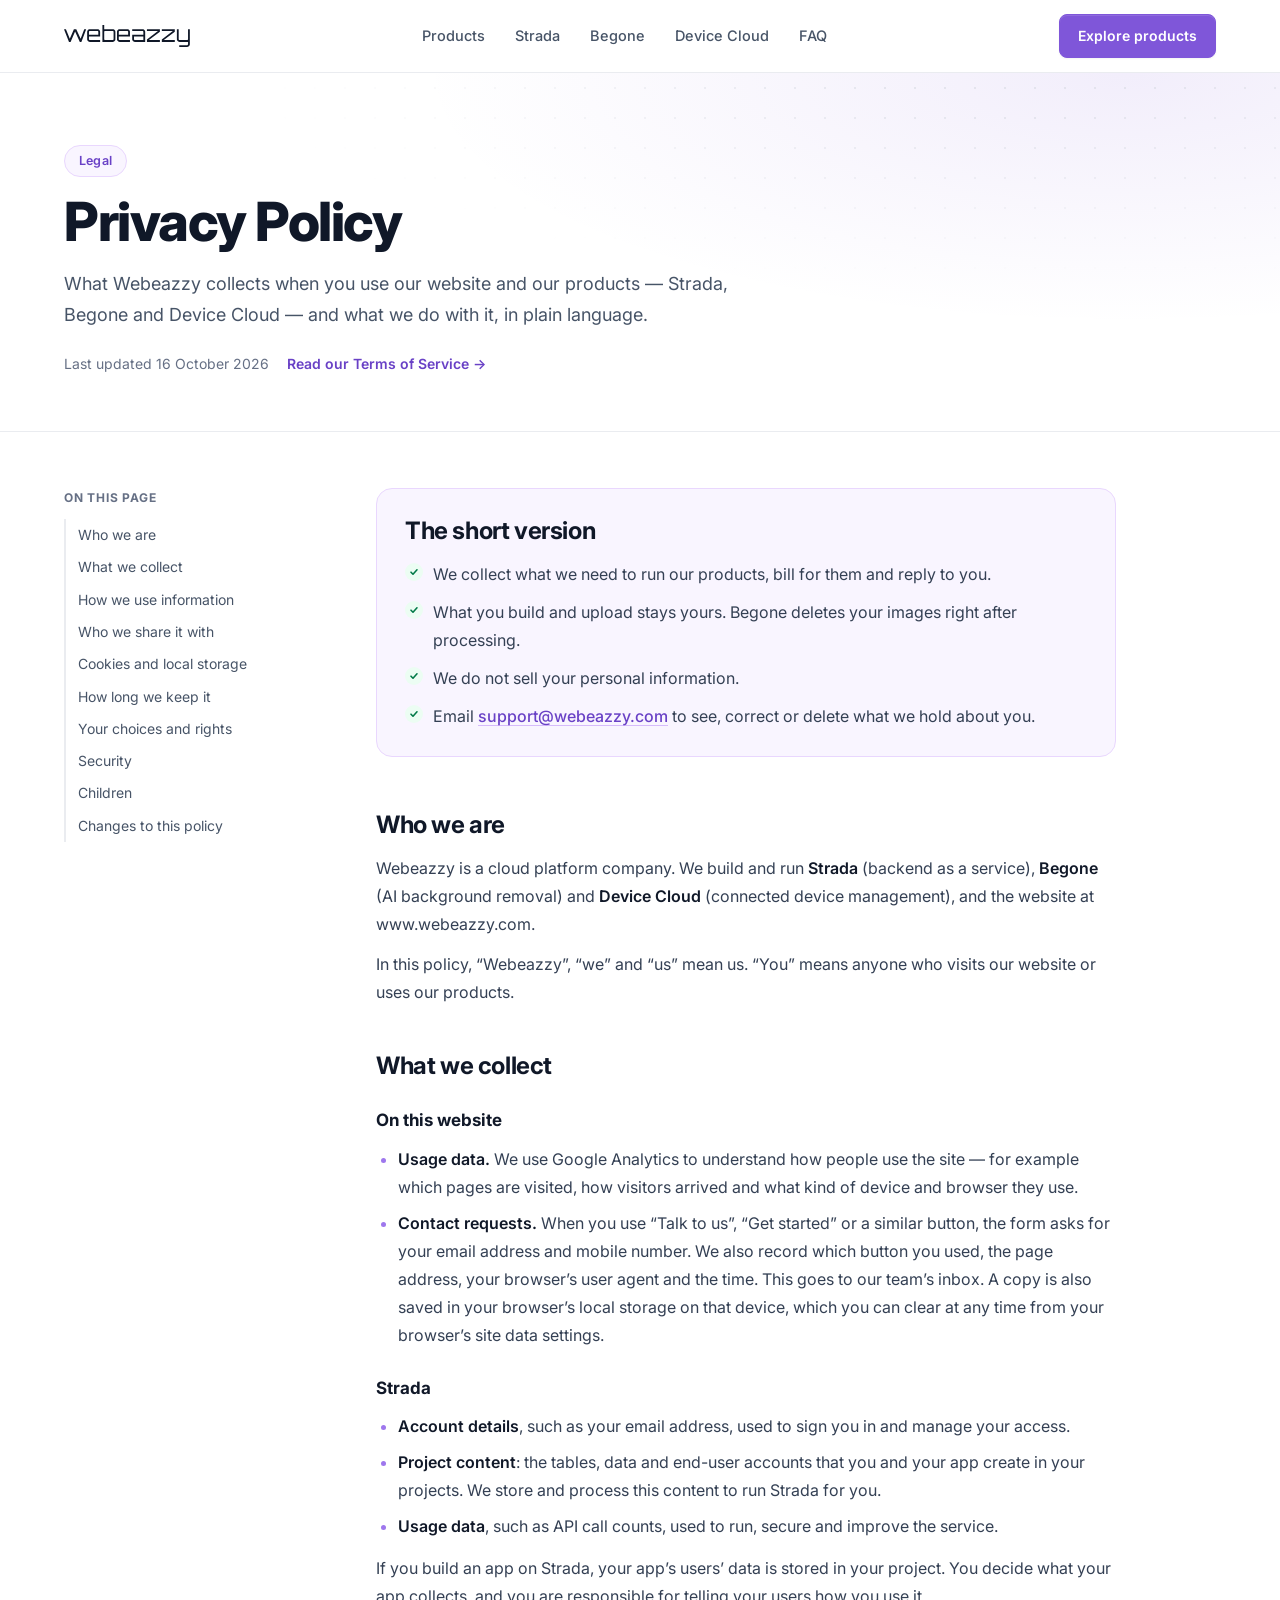
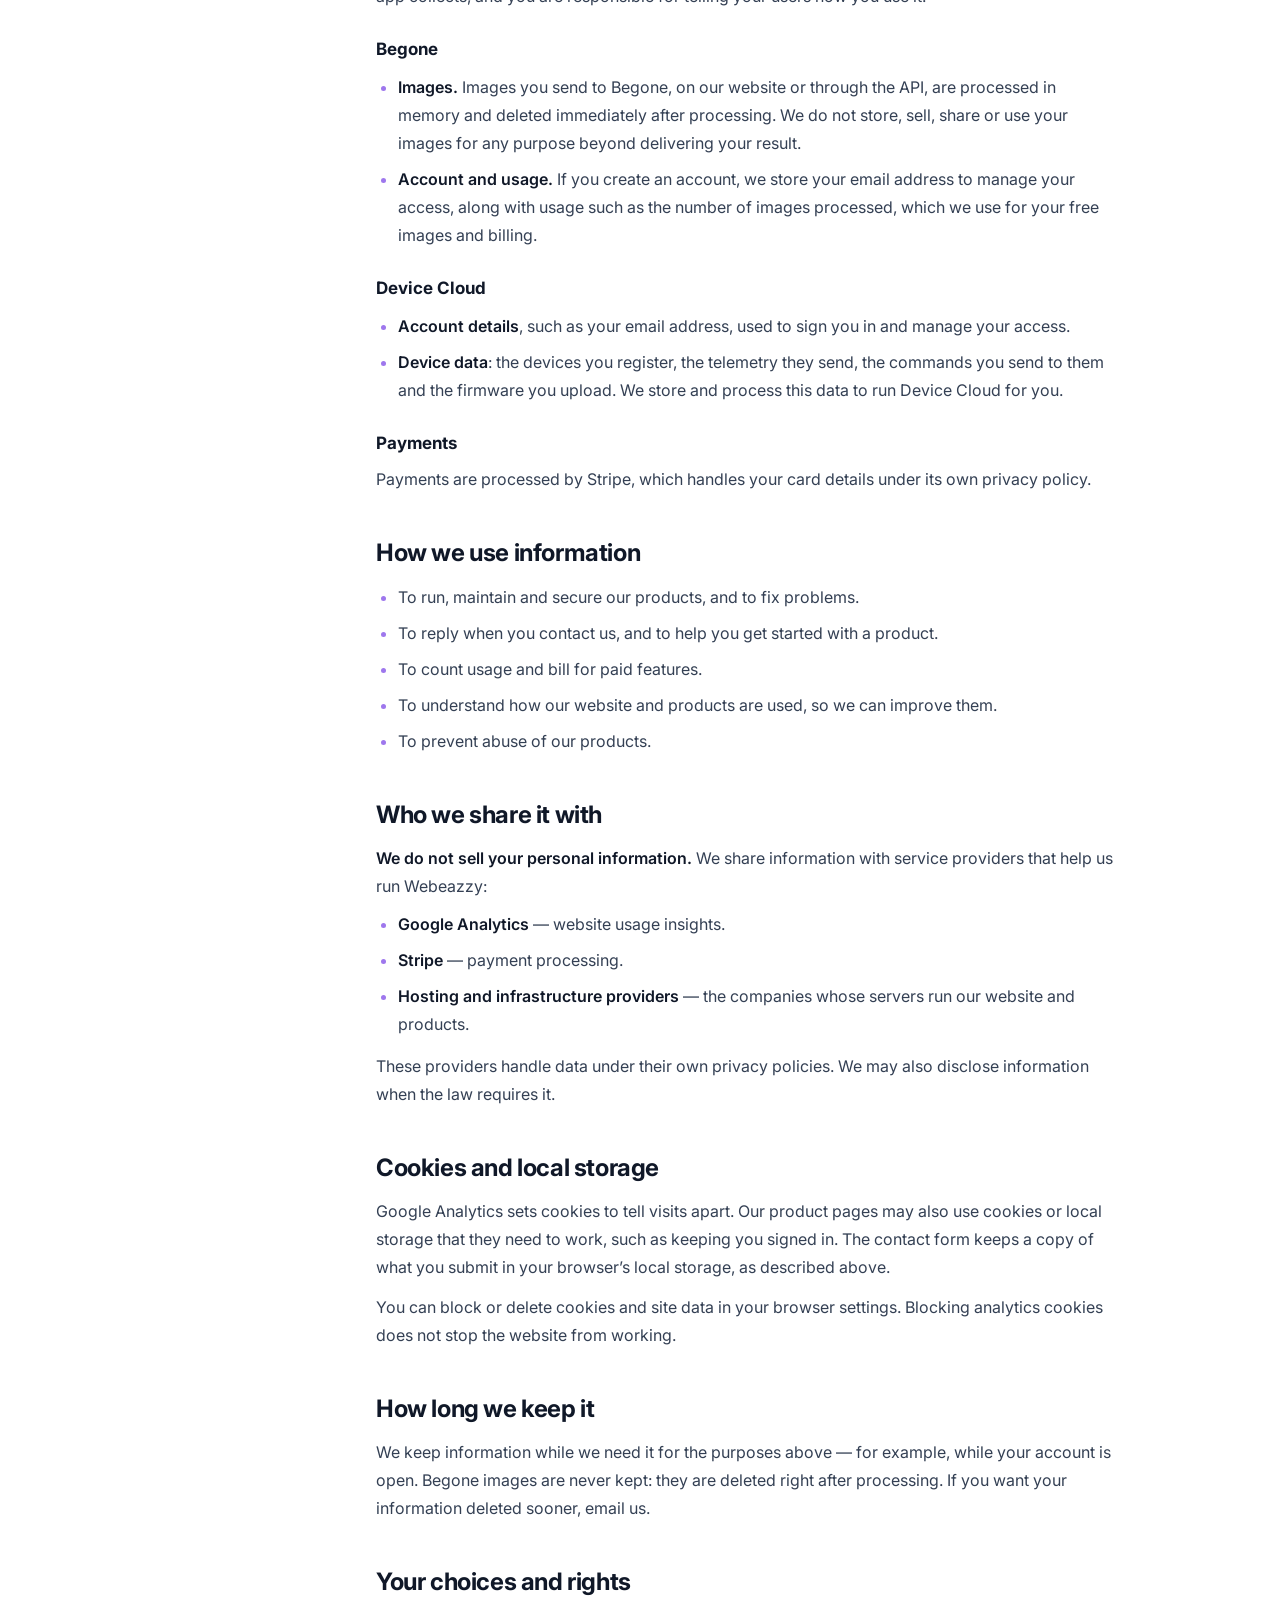
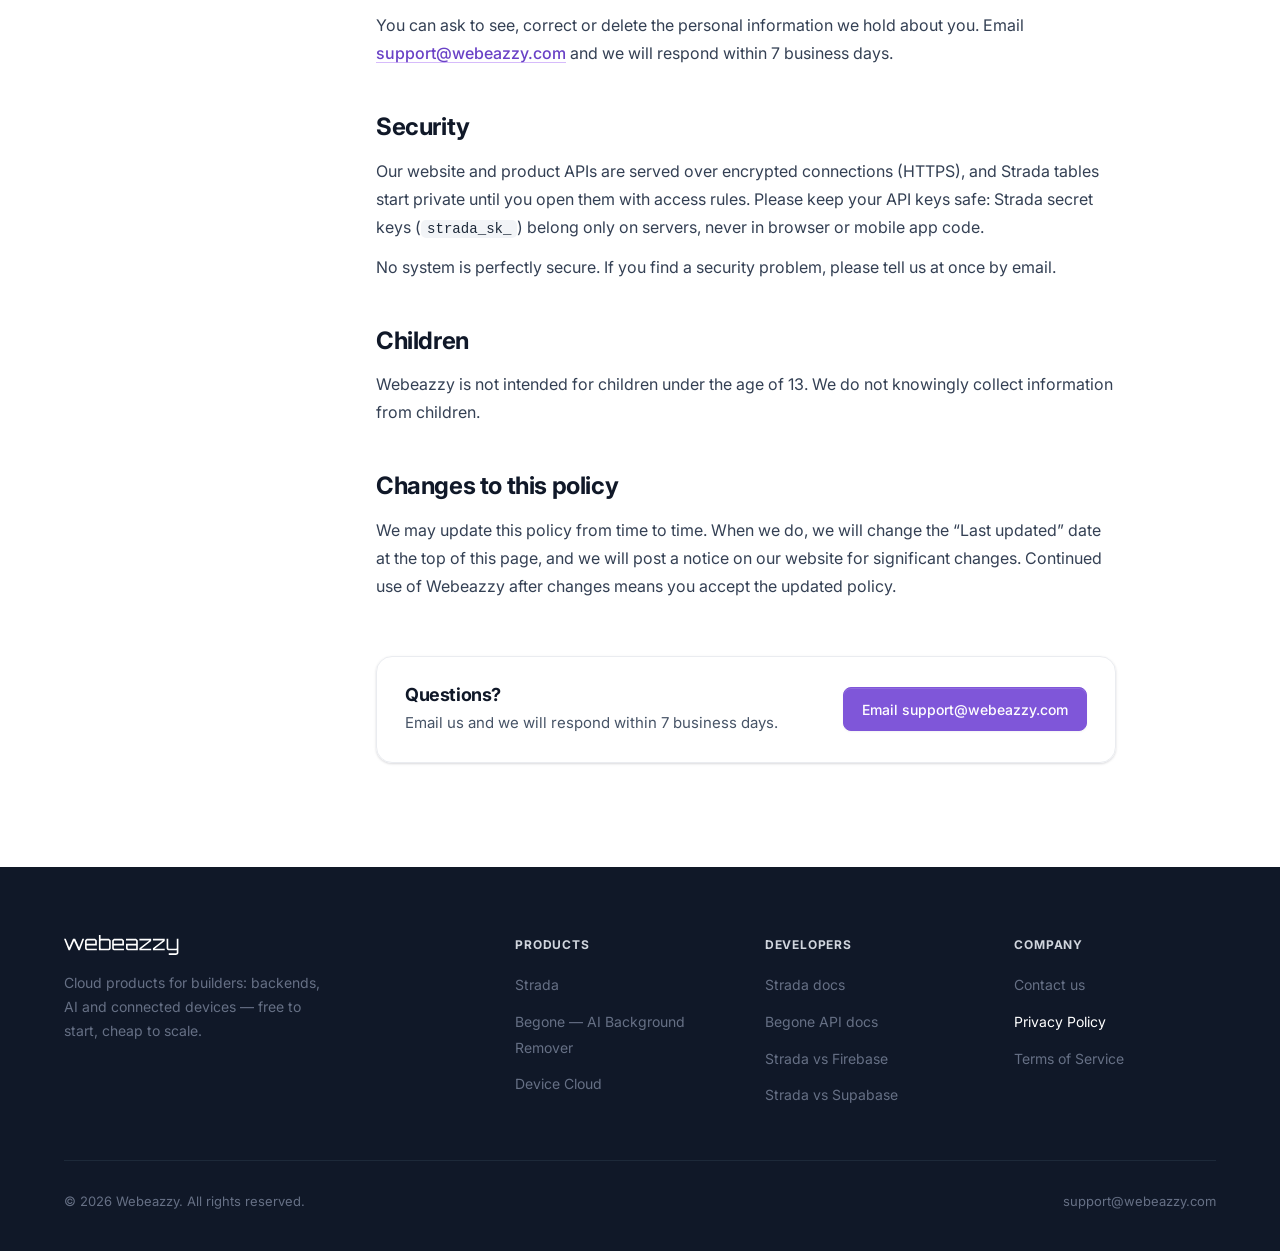
<file: privacy.html>
<!DOCTYPE html>
<html lang="en">

<head>
  <meta charset="UTF-8">
  <meta name="viewport" content="width=device-width, initial-scale=1.0">
  <title>Privacy Policy — Webeazzy</title>
  <meta name="description" content="How Webeazzy handles information on www.webeazzy.com and in Strada, Begone and Device Cloud. We do not sell your personal information.">
  <meta name="author" content="Webeazzy">
  <meta name="robots" content="index, follow, max-image-preview:large">
  <meta name="theme-color" content="#7F56D9">
  <link rel="canonical" href="https://www.webeazzy.com/privacy">
  <!-- Open Graph -->
  <meta property="og:title" content="Privacy Policy — Webeazzy">
  <meta property="og:description" content="How Webeazzy handles information on www.webeazzy.com and in Strada, Begone and Device Cloud. We do not sell your personal information.">
  <meta property="og:url" content="https://www.webeazzy.com/privacy">
  <meta property="og:type" content="website">
  <meta property="og:site_name" content="Webeazzy">
  <meta property="og:locale" content="en_US">
  <meta property="og:image" content="https://www.webeazzy.com/og-image.png">
  <meta property="og:image:width" content="1200">
  <meta property="og:image:height" content="630">
  <meta property="og:image:alt" content="Webeazzy — One cloud for everything you build: Strada, Begone and Device Cloud">
  <!-- Twitter / X Card -->
  <meta name="twitter:card" content="summary_large_image">
  <meta name="twitter:title" content="Privacy Policy — Webeazzy">
  <meta name="twitter:description" content="How Webeazzy handles information on www.webeazzy.com and in Strada, Begone and Device Cloud. We do not sell your personal information.">
  <meta name="twitter:image" content="https://www.webeazzy.com/og-image.png">
  <link rel="icon" type="image/svg+xml" href="/favicon.svg">

  <link rel="preconnect" href="https://fonts.googleapis.com">
  <link rel="preconnect" href="https://fonts.gstatic.com" crossorigin>
  <link rel="stylesheet" href="https://fonts.googleapis.com/css2?family=Inter:wght@400;500;600;700;800&display=swap">
  <link rel="stylesheet" href="/legal.css">

  <!-- Google tag (gtag.js) -->
  <script async src="https://www.googletagmanager.com/gtag/js?id=G-SJZ92DEWT7"></script>
  <script>
    window.dataLayer = window.dataLayer || [];
    function gtag() { dataLayer.push(arguments); }
    gtag('js', new Date());
    gtag('config', 'G-SJZ92DEWT7');
  </script>

  <!-- Structured Data -->
  <script type="application/ld+json">
{
  "@context": "https://schema.org",
  "@type": "WebPage",
  "@id": "https://www.webeazzy.com/privacy#webpage",
  "url": "https://www.webeazzy.com/privacy",
  "name": "Privacy Policy — Webeazzy",
  "description": "How Webeazzy handles information on www.webeazzy.com and in Strada, Begone and Device Cloud. We do not sell your personal information.",
  "dateModified": "2026-10-16",
  "isPartOf": {
    "@id": "https://www.webeazzy.com/#website"
  },
  "publisher": {
    "@id": "https://www.webeazzy.com/#organization"
  }
}
  </script>
  <script type="application/ld+json">
{
  "@context": "https://schema.org",
  "@type": "BreadcrumbList",
  "itemListElement": [
    {
      "@type": "ListItem",
      "position": 1,
      "name": "Webeazzy",
      "item": "https://www.webeazzy.com/"
    },
    {
      "@type": "ListItem",
      "position": 2,
      "name": "Privacy Policy",
      "item": "https://www.webeazzy.com/privacy"
    }
  ]
}
  </script>
</head>

<body>

  <a class="skip-link" href="#main-content">Skip to main content</a>

  <nav class="navbar" aria-label="Main navigation">
    <div class="container">
      <div class="nav-inner">
        <a href="/" class="nav-logo" aria-label="Webeazzy home">
          <svg height="22" viewBox="0 0 647 113" fill="none" xmlns="http://www.w3.org/2000/svg" aria-hidden="true"><path d="M25.7052 86.8125L0.000145891 21.4225H9.92138L29.7639 70.1268L50.8465 21.4225H63.0226L85.4581 70.014L103.948 21.4225H113.982L89.2913 86.8125H81.2867L56.9345 32.8094L33.8225 86.8125H25.7052ZM132.591 86.8125C130.111 86.8125 127.818 86.2112 125.714 85.0086C123.684 83.7309 122.031 82.0774 120.753 80.048C119.551 77.9435 118.949 75.6511 118.949 73.1708V35.0642C118.949 32.5839 119.551 30.3291 120.753 28.2997C122.031 26.1952 123.684 24.5417 125.714 23.3391C127.818 22.0614 130.111 21.4225 132.591 21.4225H171.825C174.38 21.4225 176.673 22.0614 178.702 23.3391C180.807 24.5417 182.46 26.1952 183.663 28.2997C184.941 30.3291 185.579 32.5839 185.579 35.0642V58.7399H128.194V73.1708C128.194 74.3734 128.607 75.4256 129.434 76.3276C130.336 77.1543 131.388 77.5677 132.591 77.5677H185.579V86.8125H132.591ZM128.194 49.4951H176.222V35.0642C176.222 33.8617 175.771 32.847 174.869 32.0202C174.042 31.1183 173.028 30.6673 171.825 30.6673H132.591C131.388 30.6673 130.336 31.1183 129.434 32.0202C128.607 32.847 128.194 33.8617 128.194 35.0642V49.4951ZM197.348 86.8125V0.00166901H206.592V21.4225H250.336C252.816 21.4225 255.071 22.0614 257.101 23.3391C259.205 24.5417 260.859 26.1952 262.061 28.2997C263.339 30.3291 263.978 32.5839 263.978 35.0642V73.1708C263.978 75.6511 263.339 77.9435 262.061 80.048C260.859 82.0774 259.205 83.7309 257.101 85.0086C255.071 86.2112 252.816 86.8125 250.336 86.8125H197.348ZM211.102 77.5677H250.336C251.539 77.5677 252.553 77.1543 253.38 76.3276C254.282 75.4256 254.733 74.3734 254.733 73.1708V35.0642C254.733 33.8617 254.282 32.847 253.38 32.0202C252.553 31.1183 251.539 30.6673 250.336 30.6673H211.102C209.9 30.6673 208.847 31.1183 207.945 32.0202C207.043 32.847 206.592 33.8617 206.592 35.0642V73.1708C206.592 74.3734 207.043 75.4256 207.945 76.3276C208.847 77.1543 209.9 77.5677 211.102 77.5677ZM285.849 86.8125C283.368 86.8125 281.076 86.2112 278.972 85.0086C276.942 83.7309 275.289 82.0774 274.011 80.048C272.808 77.9435 272.207 75.6511 272.207 73.1708V35.0642C272.207 32.5839 272.808 30.3291 274.011 28.2997C275.289 26.1952 276.942 24.5417 278.972 23.3391C281.076 22.0614 283.368 21.4225 285.849 21.4225H325.083C327.638 21.4225 329.931 22.0614 331.96 23.3391C334.064 24.5417 335.718 26.1952 336.921 28.2997C338.198 30.3291 338.837 32.5839 338.837 35.0642V58.7399H281.452V73.1708C281.452 74.3734 281.865 75.4256 282.692 76.3276C283.594 77.1543 284.646 77.5677 285.849 77.5677H338.837V86.8125H285.849ZM281.452 49.4951H329.48V35.0642C329.48 33.8617 329.029 32.847 328.127 32.0202C327.3 31.1183 326.285 30.6673 325.083 30.6673H285.849C284.646 30.6673 283.594 31.1183 282.692 32.0202C281.865 32.847 281.452 33.8617 281.452 35.0642V49.4951ZM364.022 86.8125C361.541 86.8125 359.249 86.2112 357.144 85.0086C355.115 83.7309 353.462 82.0774 352.184 80.048C350.981 77.9435 350.38 75.6511 350.38 73.1708V49.4951H407.653V35.0642C407.653 33.8617 407.202 32.847 406.3 32.0202C405.473 31.1183 404.458 30.6673 403.256 30.6673H350.38V21.4225H403.256C405.811 21.4225 408.104 22.0614 410.133 23.3391C412.237 24.5417 413.891 26.1952 415.093 28.2997C416.371 30.3291 417.01 32.5839 417.01 35.0642V86.8125H364.022ZM364.022 77.5677H407.653V58.7399H359.625V73.1708C359.625 74.3734 360.038 75.4256 360.865 76.3276C361.767 77.1543 362.819 77.5677 364.022 77.5677ZM426.023 86.8125V74.1855L482.507 30.6673H426.023V21.4225H492.653V34.0496L436.17 77.5677H492.653V86.8125H426.023ZM502.542 86.8125V74.1855L559.025 30.6673H502.542V21.4225H569.172V34.0496L512.689 77.5677H569.172V86.8125H502.542ZM591.973 112.743V103.385H632.786C633.988 103.385 635.003 102.935 635.83 102.033C636.731 101.206 637.182 100.191 637.182 98.9886V86.8125H593.552C591.071 86.8125 588.779 86.2112 586.674 85.0086C584.645 83.7309 582.991 82.0774 581.714 80.048C580.511 77.9435 579.91 75.6511 579.91 73.1708V21.648H589.155V73.1708C589.155 74.3734 589.568 75.4256 590.395 76.3276C591.297 77.1543 592.349 77.5677 593.552 77.5677H632.786C633.988 77.5677 635.003 77.1543 635.83 76.3276C636.731 75.4256 637.182 74.3734 637.182 73.1708V21.648H646.427V98.9886C646.427 101.544 645.826 103.836 644.623 105.866C643.421 107.97 641.767 109.624 639.663 110.826C637.633 112.104 635.341 112.743 632.786 112.743H591.973Z" fill="#101828"/></svg>
        </a>
        <ul class="nav-links">
          <li><a href="/#products">Products</a></li>
          <li><a href="/strada">Strada</a></li>
          <li><a href="/background-remover">Begone</a></li>
          <li><a href="/device-cloud">Device Cloud</a></li>
          <li><a href="/#faq">FAQ</a></li>
        </ul>
        <a href="/#products" class="btn btn-primary">Explore products</a>
      </div>
    </div>
  </nav>

  <main id="main-content">

    <header class="legal-hero">
      <div class="container">
        <div class="section-badge">Legal</div>
        <h1>Privacy Policy</h1>
        <p class="legal-lead">What Webeazzy collects when you use our website and our products — Strada, Begone and Device Cloud — and what we do with it, in plain language.</p>
        <div class="legal-meta">
          <span>Last updated <time datetime="2026-10-16">16 October 2026</time></span>
          <a href="/terms">Read our Terms of Service →</a>
        </div>
      </div>
    </header>

    <div class="container">
      <div class="legal-layout">
        <nav class="legal-toc" aria-label="On this page">
          <div class="toc-title">On this page</div>
          <ol>
            <li><a href="#who-we-are">Who we are</a></li>
            <li><a href="#what-we-collect">What we collect</a></li>
            <li><a href="#how-we-use-information">How we use information</a></li>
            <li><a href="#who-we-share-it-with">Who we share it with</a></li>
            <li><a href="#cookies-and-local-storage">Cookies and local storage</a></li>
            <li><a href="#how-long-we-keep-it">How long we keep it</a></li>
            <li><a href="#your-choices-and-rights">Your choices and rights</a></li>
            <li><a href="#security">Security</a></li>
            <li><a href="#children">Children</a></li>
            <li><a href="#changes-to-this-policy">Changes to this policy</a></li>
          </ol>
        </nav>

        <article class="legal-body">
          <div class="legal-summary">
            <h2>The short version</h2>
            <ul>
              <li>We collect what we need to run our products, bill for them and reply to you.</li>
              <li>What you build and upload stays yours. Begone deletes your images right after processing.</li>
              <li>We do not sell your personal information.</li>
              <li>Email <a href="mailto:support@webeazzy.com">support@webeazzy.com</a> to see, correct or delete what we hold about you.</li>
            </ul>
          </div>

          <section id="who-we-are" aria-labelledby="who-we-are-h">
            <h2 id="who-we-are-h">Who we are</h2>
<p>Webeazzy is a cloud platform company. We build and run <strong>Strada</strong> (backend as a service), <strong>Begone</strong> (AI background removal) and <strong>Device Cloud</strong> (connected device management), and the website at www.webeazzy.com.</p>
            <p>In this policy, “Webeazzy”, “we” and “us” mean us. “You” means anyone who visits our website or uses our products.</p>
          </section>

          <section id="what-we-collect" aria-labelledby="what-we-collect-h">
            <h2 id="what-we-collect-h">What we collect</h2>
<h3>On this website</h3>
            <ul class="list">
              <li><strong>Usage data.</strong> We use Google Analytics to understand how people use the site — for example which pages are visited, how visitors arrived and what kind of device and browser they use.</li>
              <li><strong>Contact requests.</strong> When you use “Talk to us”, “Get started” or a similar button, the form asks for your email address and mobile number. We also record which button you used, the page address, your browser’s user agent and the time. This goes to our team’s inbox. A copy is also saved in your browser’s local storage on that device, which you can clear at any time from your browser’s site data settings.</li>
            </ul>

            <h3>Strada</h3>
            <ul class="list">
              <li><strong>Account details</strong>, such as your email address, used to sign you in and manage your access.</li>
              <li><strong>Project content</strong>: the tables, data and end-user accounts that you and your app create in your projects. We store and process this content to run Strada for you.</li>
              <li><strong>Usage data</strong>, such as API call counts, used to run, secure and improve the service.</li>
            </ul>
            <p>If you build an app on Strada, your app’s users’ data is stored in your project. You decide what your app collects, and you are responsible for telling your users how you use it.</p>

            <h3>Begone</h3>
            <ul class="list">
              <li><strong>Images.</strong> Images you send to Begone, on our website or through the API, are processed in memory and deleted immediately after processing. We do not store, sell, share or use your images for any purpose beyond delivering your result.</li>
              <li><strong>Account and usage.</strong> If you create an account, we store your email address to manage your access, along with usage such as the number of images processed, which we use for your free images and billing.</li>
            </ul>

            <h3>Device Cloud</h3>
            <ul class="list">
              <li><strong>Account details</strong>, such as your email address, used to sign you in and manage your access.</li>
              <li><strong>Device data</strong>: the devices you register, the telemetry they send, the commands you send to them and the firmware you upload. We store and process this data to run Device Cloud for you.</li>
            </ul>

            <h3>Payments</h3>
            <p>Payments are processed by Stripe, which handles your card details under its own privacy policy.</p>
          </section>

          <section id="how-we-use-information" aria-labelledby="how-we-use-information-h">
            <h2 id="how-we-use-information-h">How we use information</h2>
<ul class="list">
              <li>To run, maintain and secure our products, and to fix problems.</li>
              <li>To reply when you contact us, and to help you get started with a product.</li>
              <li>To count usage and bill for paid features.</li>
              <li>To understand how our website and products are used, so we can improve them.</li>
              <li>To prevent abuse of our products.</li>
            </ul>
          </section>

          <section id="who-we-share-it-with" aria-labelledby="who-we-share-it-with-h">
            <h2 id="who-we-share-it-with-h">Who we share it with</h2>
<p><strong>We do not sell your personal information.</strong> We share information with service providers that help us run Webeazzy:</p>
            <ul class="list">
              <li><strong>Google Analytics</strong> — website usage insights.</li>
              <li><strong>Stripe</strong> — payment processing.</li>
              <li><strong>Hosting and infrastructure providers</strong> — the companies whose servers run our website and products.</li>
            </ul>
            <p>These providers handle data under their own privacy policies. We may also disclose information when the law requires it.</p>
          </section>

          <section id="cookies-and-local-storage" aria-labelledby="cookies-and-local-storage-h">
            <h2 id="cookies-and-local-storage-h">Cookies and local storage</h2>
<p>Google Analytics sets cookies to tell visits apart. Our product pages may also use cookies or local storage that they need to work, such as keeping you signed in. The contact form keeps a copy of what you submit in your browser’s local storage, as described above.</p>
            <p>You can block or delete cookies and site data in your browser settings. Blocking analytics cookies does not stop the website from working.</p>
          </section>

          <section id="how-long-we-keep-it" aria-labelledby="how-long-we-keep-it-h">
            <h2 id="how-long-we-keep-it-h">How long we keep it</h2>
<p>We keep information while we need it for the purposes above — for example, while your account is open. Begone images are never kept: they are deleted right after processing. If you want your information deleted sooner, email us.</p>
          </section>

          <section id="your-choices-and-rights" aria-labelledby="your-choices-and-rights-h">
            <h2 id="your-choices-and-rights-h">Your choices and rights</h2>
<p>You can ask to see, correct or delete the personal information we hold about you. Email <a href="mailto:support@webeazzy.com">support@webeazzy.com</a> and we will respond within 7 business days.</p>
          </section>

          <section id="security" aria-labelledby="security-h">
            <h2 id="security-h">Security</h2>
<p>Our website and product APIs are served over encrypted connections (HTTPS), and Strada tables start private until you open them with access rules. Please keep your API keys safe: Strada secret keys (<code>strada_sk_</code>) belong only on servers, never in browser or mobile app code.</p>
            <p>No system is perfectly secure. If you find a security problem, please tell us at once by email.</p>
          </section>

          <section id="children" aria-labelledby="children-h">
            <h2 id="children-h">Children</h2>
<p>Webeazzy is not intended for children under the age of 13. We do not knowingly collect information from children.</p>
          </section>

          <section id="changes-to-this-policy" aria-labelledby="changes-to-this-policy-h">
            <h2 id="changes-to-this-policy-h">Changes to this policy</h2>
<p>We may update this policy from time to time. When we do, we will change the “Last updated” date at the top of this page, and we will post a notice on our website for significant changes. Continued use of Webeazzy after changes means you accept the updated policy.</p>
          </section>

          <div class="legal-contact">
            <div>
              <h2>Questions?</h2>
              <p>Email us and we will respond within 7 business days.</p>
            </div>
            <a class="btn btn-primary" href="mailto:support@webeazzy.com">Email support@webeazzy.com</a>
          </div>
        </article>
      </div>
    </div>

  </main>

  <footer class="footer">
    <div class="container">
      <div class="footer-grid">
        <div class="footer-brand">
          <div class="footer-brand-logo">
            <svg height="20" viewBox="0 0 647 113" fill="none" xmlns="http://www.w3.org/2000/svg" aria-hidden="true"><path d="M25.7052 86.8125L0.000145891 21.4225H9.92138L29.7639 70.1268L50.8465 21.4225H63.0226L85.4581 70.014L103.948 21.4225H113.982L89.2913 86.8125H81.2867L56.9345 32.8094L33.8225 86.8125H25.7052ZM132.591 86.8125C130.111 86.8125 127.818 86.2112 125.714 85.0086C123.684 83.7309 122.031 82.0774 120.753 80.048C119.551 77.9435 118.949 75.6511 118.949 73.1708V35.0642C118.949 32.5839 119.551 30.3291 120.753 28.2997C122.031 26.1952 123.684 24.5417 125.714 23.3391C127.818 22.0614 130.111 21.4225 132.591 21.4225H171.825C174.38 21.4225 176.673 22.0614 178.702 23.3391C180.807 24.5417 182.46 26.1952 183.663 28.2997C184.941 30.3291 185.579 32.5839 185.579 35.0642V58.7399H128.194V73.1708C128.194 74.3734 128.607 75.4256 129.434 76.3276C130.336 77.1543 131.388 77.5677 132.591 77.5677H185.579V86.8125H132.591ZM128.194 49.4951H176.222V35.0642C176.222 33.8617 175.771 32.847 174.869 32.0202C174.042 31.1183 173.028 30.6673 171.825 30.6673H132.591C131.388 30.6673 130.336 31.1183 129.434 32.0202C128.607 32.847 128.194 33.8617 128.194 35.0642V49.4951ZM197.348 86.8125V0.00166901H206.592V21.4225H250.336C252.816 21.4225 255.071 22.0614 257.101 23.3391C259.205 24.5417 260.859 26.1952 262.061 28.2997C263.339 30.3291 263.978 32.5839 263.978 35.0642V73.1708C263.978 75.6511 263.339 77.9435 262.061 80.048C260.859 82.0774 259.205 83.7309 257.101 85.0086C255.071 86.2112 252.816 86.8125 250.336 86.8125H197.348ZM211.102 77.5677H250.336C251.539 77.5677 252.553 77.1543 253.38 76.3276C254.282 75.4256 254.733 74.3734 254.733 73.1708V35.0642C254.733 33.8617 254.282 32.847 253.38 32.0202C252.553 31.1183 251.539 30.6673 250.336 30.6673H211.102C209.9 30.6673 208.847 31.1183 207.945 32.0202C207.043 32.847 206.592 33.8617 206.592 35.0642V73.1708C206.592 74.3734 207.043 75.4256 207.945 76.3276C208.847 77.1543 209.9 77.5677 211.102 77.5677ZM285.849 86.8125C283.368 86.8125 281.076 86.2112 278.972 85.0086C276.942 83.7309 275.289 82.0774 274.011 80.048C272.808 77.9435 272.207 75.6511 272.207 73.1708V35.0642C272.207 32.5839 272.808 30.3291 274.011 28.2997C275.289 26.1952 276.942 24.5417 278.972 23.3391C281.076 22.0614 283.368 21.4225 285.849 21.4225H325.083C327.638 21.4225 329.931 22.0614 331.96 23.3391C334.064 24.5417 335.718 26.1952 336.921 28.2997C338.198 30.3291 338.837 32.5839 338.837 35.0642V58.7399H281.452V73.1708C281.452 74.3734 281.865 75.4256 282.692 76.3276C283.594 77.1543 284.646 77.5677 285.849 77.5677H338.837V86.8125H285.849ZM281.452 49.4951H329.48V35.0642C329.48 33.8617 329.029 32.847 328.127 32.0202C327.3 31.1183 326.285 30.6673 325.083 30.6673H285.849C284.646 30.6673 283.594 31.1183 282.692 32.0202C281.865 32.847 281.452 33.8617 281.452 35.0642V49.4951ZM364.022 86.8125C361.541 86.8125 359.249 86.2112 357.144 85.0086C355.115 83.7309 353.462 82.0774 352.184 80.048C350.981 77.9435 350.38 75.6511 350.38 73.1708V49.4951H407.653V35.0642C407.653 33.8617 407.202 32.847 406.3 32.0202C405.473 31.1183 404.458 30.6673 403.256 30.6673H350.38V21.4225H403.256C405.811 21.4225 408.104 22.0614 410.133 23.3391C412.237 24.5417 413.891 26.1952 415.093 28.2997C416.371 30.3291 417.01 32.5839 417.01 35.0642V86.8125H364.022ZM364.022 77.5677H407.653V58.7399H359.625V73.1708C359.625 74.3734 360.038 75.4256 360.865 76.3276C361.767 77.1543 362.819 77.5677 364.022 77.5677ZM426.023 86.8125V74.1855L482.507 30.6673H426.023V21.4225H492.653V34.0496L436.17 77.5677H492.653V86.8125H426.023ZM502.542 86.8125V74.1855L559.025 30.6673H502.542V21.4225H569.172V34.0496L512.689 77.5677H569.172V86.8125H502.542ZM591.973 112.743V103.385H632.786C633.988 103.385 635.003 102.935 635.83 102.033C636.731 101.206 637.182 100.191 637.182 98.9886V86.8125H593.552C591.071 86.8125 588.779 86.2112 586.674 85.0086C584.645 83.7309 582.991 82.0774 581.714 80.048C580.511 77.9435 579.91 75.6511 579.91 73.1708V21.648H589.155V73.1708C589.155 74.3734 589.568 75.4256 590.395 76.3276C591.297 77.1543 592.349 77.5677 593.552 77.5677H632.786C633.988 77.5677 635.003 77.1543 635.83 76.3276C636.731 75.4256 637.182 74.3734 637.182 73.1708V21.648H646.427V98.9886C646.427 101.544 645.826 103.836 644.623 105.866C643.421 107.97 641.767 109.624 639.663 110.826C637.633 112.104 635.341 112.743 632.786 112.743H591.973Z" fill="#fff"/></svg>
          </div>
          <p>Cloud products for builders: backends, AI and connected devices — free to start, cheap to scale.</p>
        </div>
        <div>
          <div class="footer-col-title">Products</div>
          <ul class="footer-links">
            <li><a href="/strada">Strada</a></li>
            <li><a href="/background-remover">Begone — AI Background Remover</a></li>
            <li><a href="/device-cloud">Device Cloud</a></li>
          </ul>
        </div>
        <div>
          <div class="footer-col-title">Developers</div>
          <ul class="footer-links">
            <li><a href="https://strada.webeazzy.com/docs">Strada docs</a></li>
            <li><a href="https://begone.webeazzy.com/docs">Begone API docs</a></li>
            <li><a href="/strada-vs-firebase">Strada vs Firebase</a></li>
            <li><a href="/strada-vs-supabase">Strada vs Supabase</a></li>
          </ul>
        </div>
        <div>
          <div class="footer-col-title">Company</div>
          <ul class="footer-links">
            <li><a href="mailto:support@webeazzy.com">Contact us</a></li>
            <li><a href="/privacy" aria-current="page">Privacy Policy</a></li>
            <li><a href="/terms">Terms of Service</a></li>
          </ul>
        </div>
      </div>
      <div class="footer-bottom">
        <span>© 2026 Webeazzy. All rights reserved.</span>
        <a href="mailto:support@webeazzy.com">support@webeazzy.com</a>
      </div>
    </div>
  </footer>

</body>
</html>
</file>
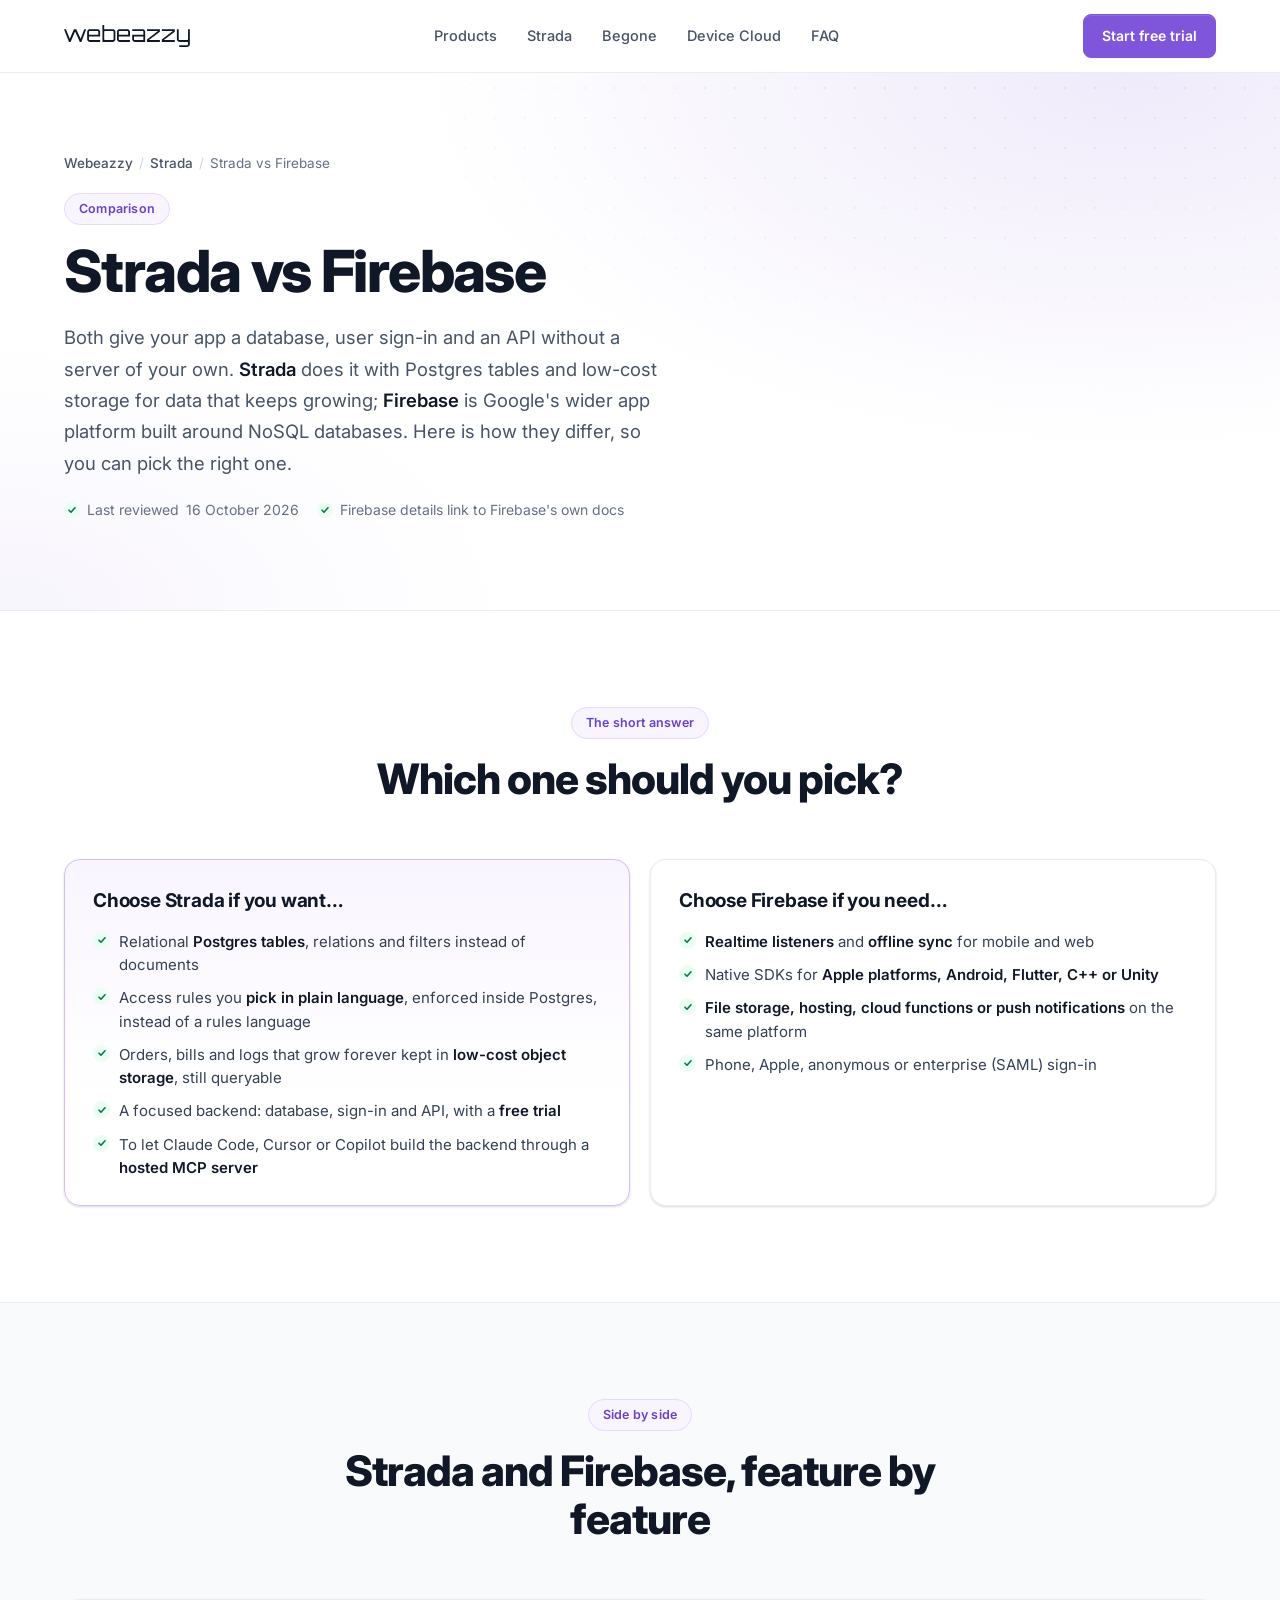
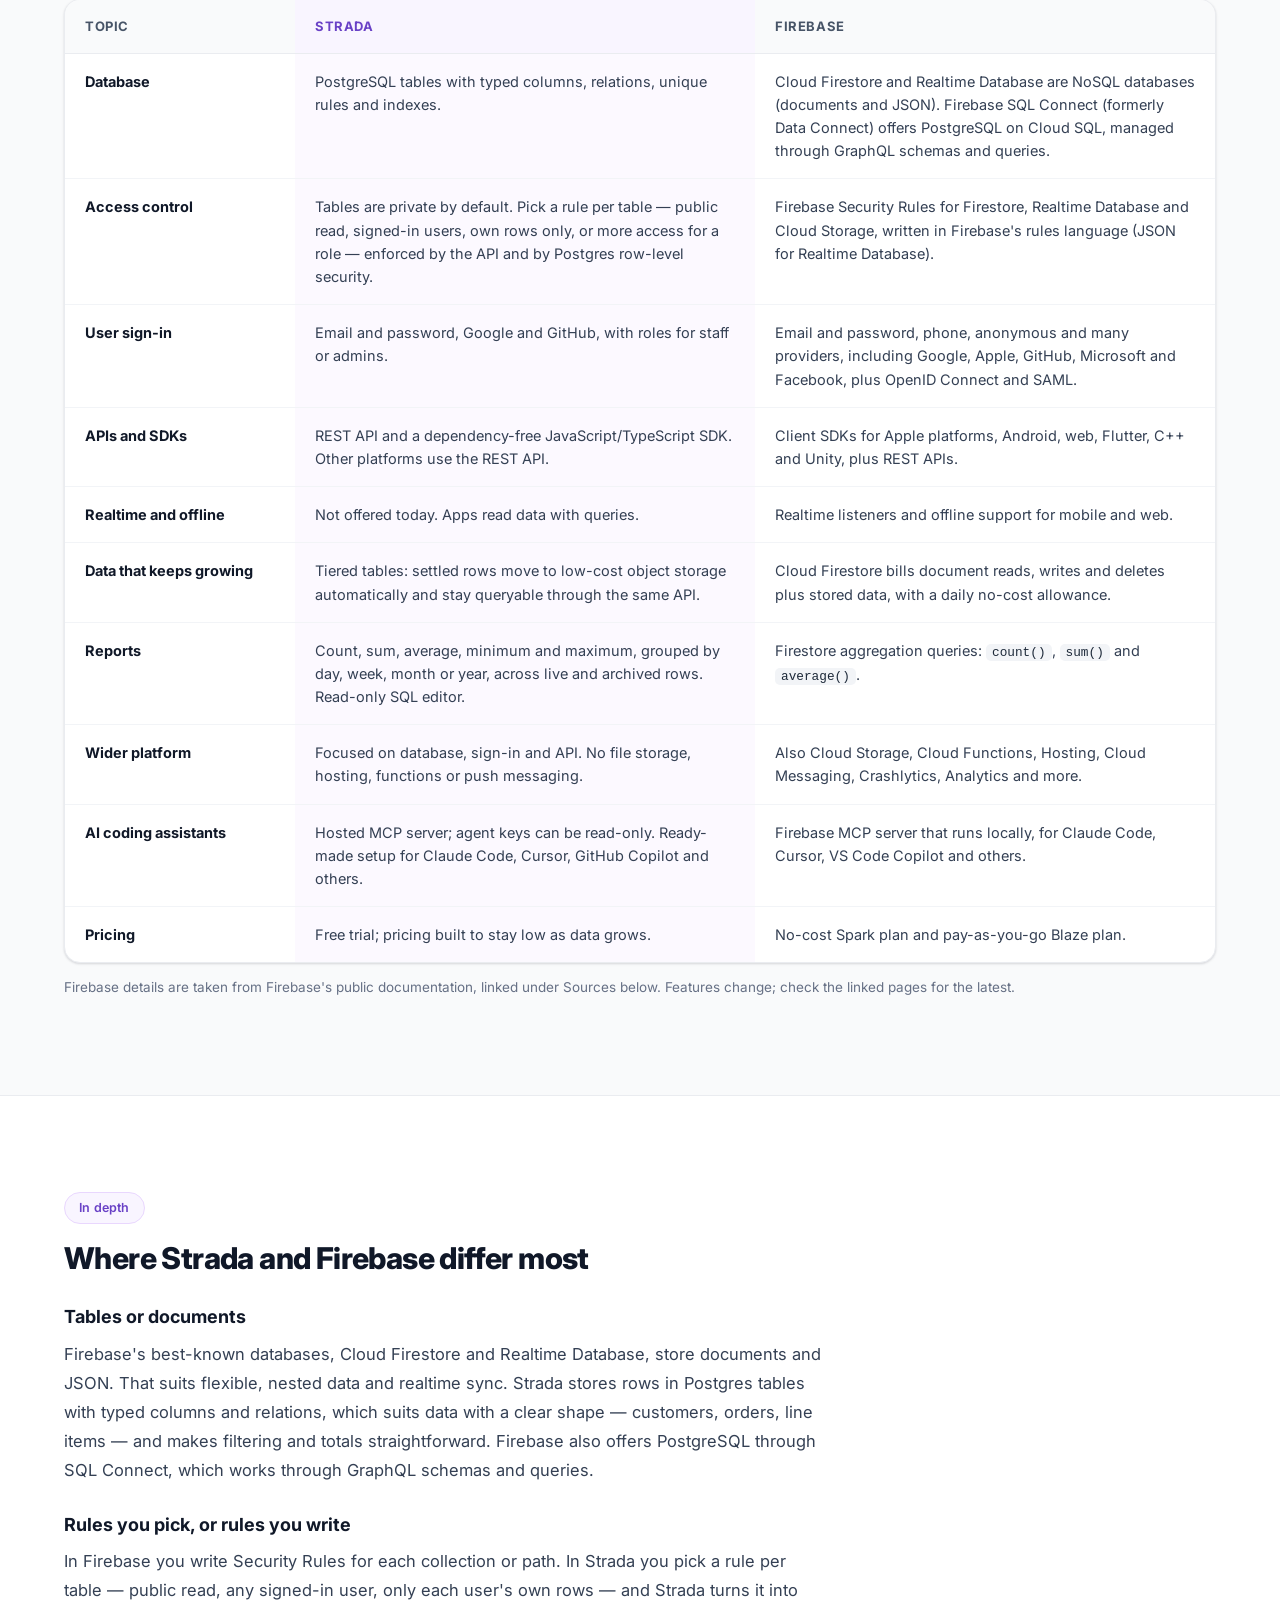
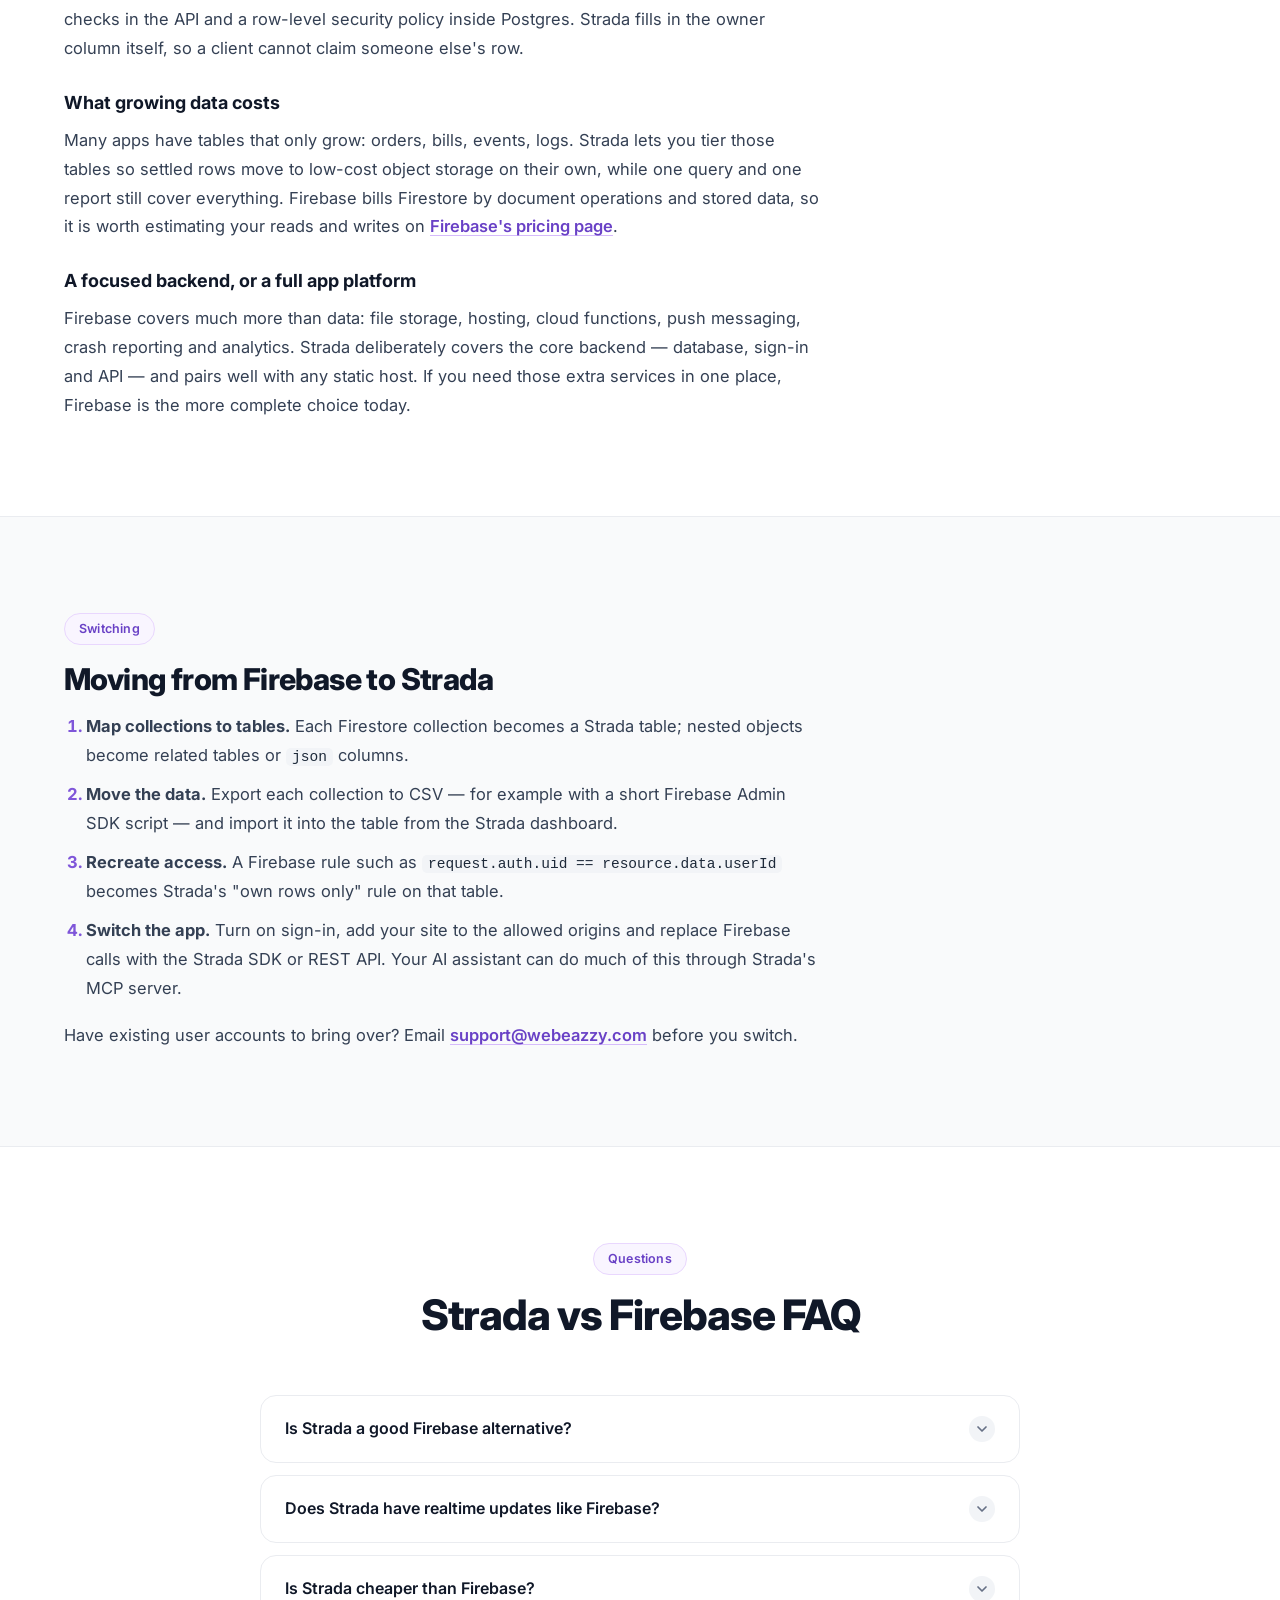
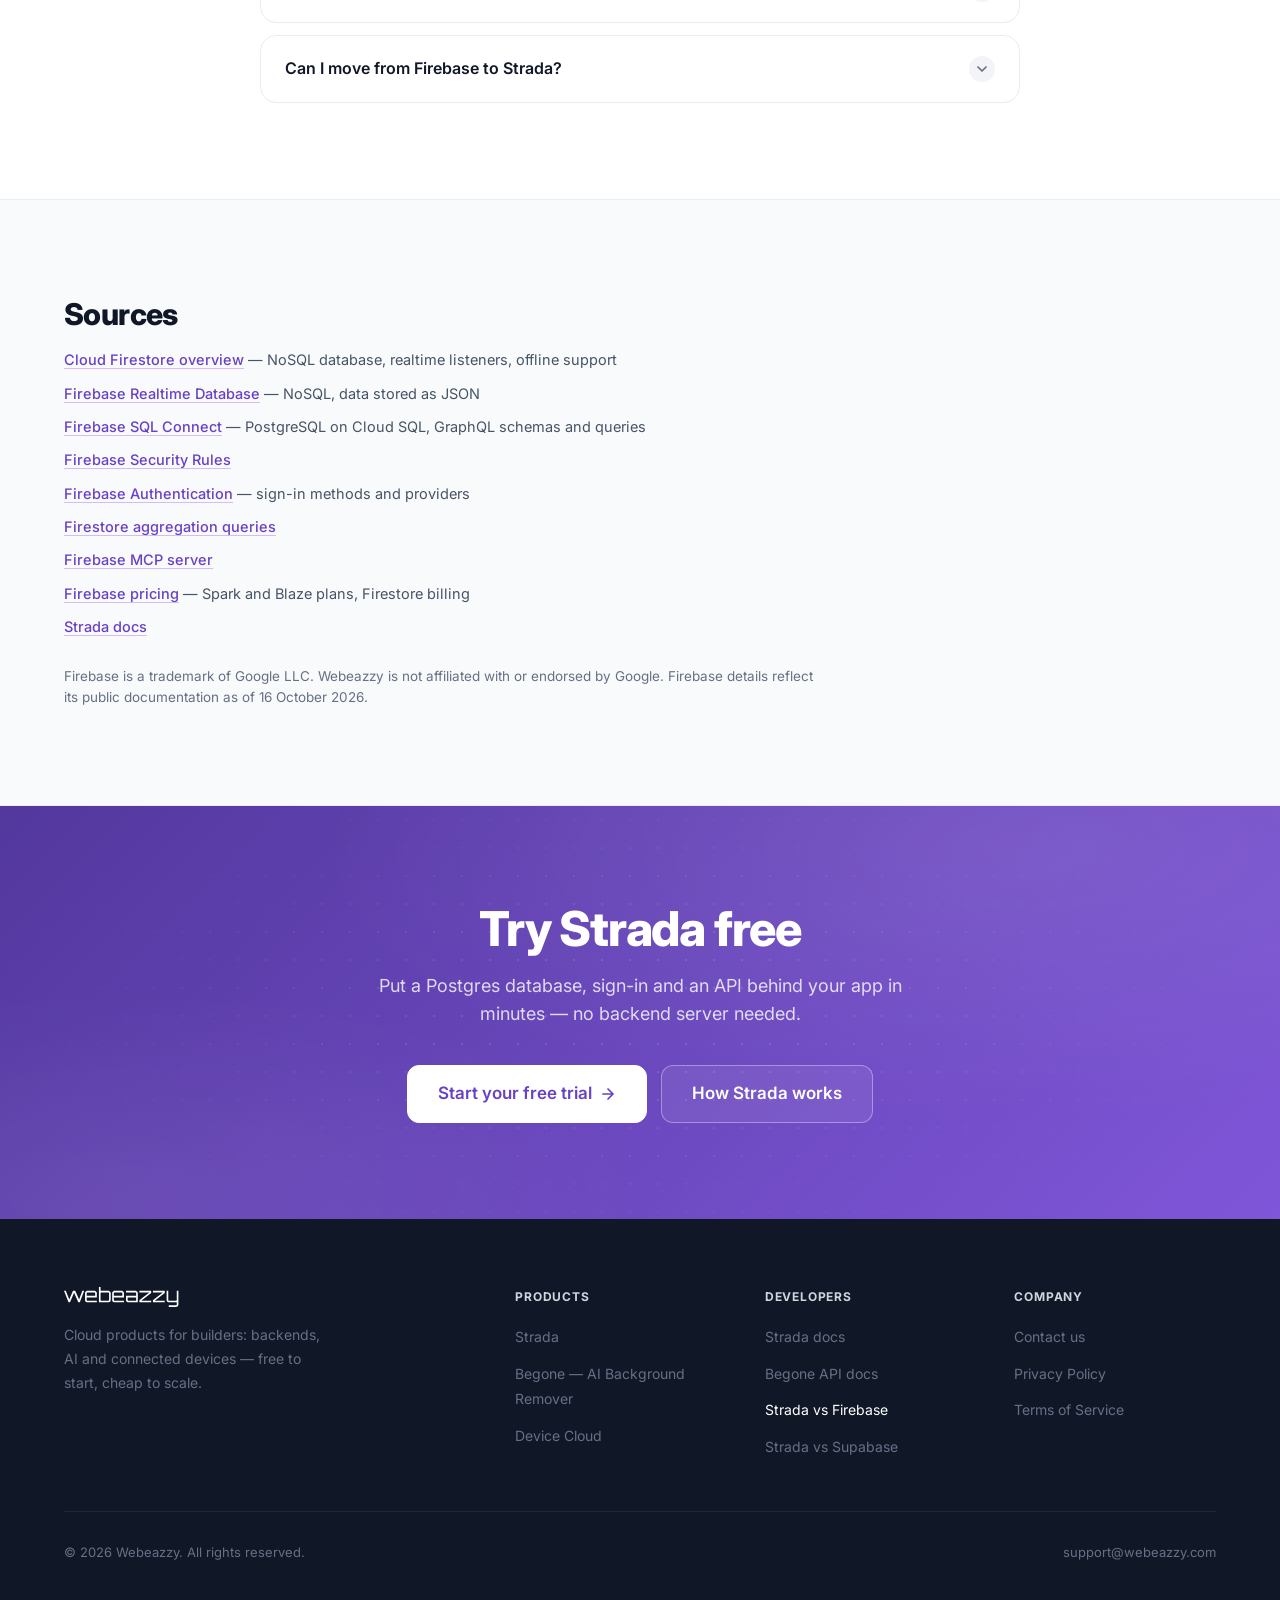
<file: strada-vs-firebase.html>
<!DOCTYPE html>
<html lang="en">

<head>
  <meta charset="UTF-8">
  <meta name="viewport" content="width=device-width, initial-scale=1.0">
  <title>Strada vs Firebase: a Postgres Firebase Alternative — Webeazzy</title>
  <meta name="description" content="Strada vs Firebase: Postgres tables vs Firestore documents, access rules, sign-in, realtime, pricing and costs as data grows, and when each one fits.">
  <meta name="keywords" content="Strada vs Firebase, Firebase alternative, Firebase alternative Postgres, Firestore alternative, backend as a service comparison, serverless backend, cheap Postgres database, Strada, Webeazzy">
  <meta name="author" content="Webeazzy">
  <meta name="robots" content="index, follow, max-snippet:-1, max-image-preview:large">
  <meta name="theme-color" content="#7F56D9">
  <link rel="canonical" href="https://www.webeazzy.com/strada-vs-firebase">
  <!-- Open Graph -->
  <meta property="og:title" content="Strada vs Firebase: a Postgres Firebase alternative, compared">
  <meta property="og:description" content="Postgres tables vs Firestore documents, access rules, sign-in, realtime, pricing and costs as data grows. A fair look at when each one fits.">
  <meta property="og:url" content="https://www.webeazzy.com/strada-vs-firebase">
  <meta property="og:type" content="article">
  <meta property="og:site_name" content="Webeazzy">
  <meta property="og:locale" content="en_US">
  <meta property="og:image" content="https://www.webeazzy.com/og-image.png">
  <meta property="og:image:width" content="1200">
  <meta property="og:image:height" content="630">
  <meta property="og:image:alt" content="Webeazzy — One cloud for everything you build: Strada, Begone and Device Cloud">
  <!-- Twitter / X Card -->
  <meta name="twitter:card" content="summary_large_image">
  <meta name="twitter:title" content="Strada vs Firebase: a Postgres Firebase alternative, compared">
  <meta name="twitter:description" content="Postgres tables vs Firestore documents, access rules, sign-in, realtime, pricing and costs as data grows. A fair look at when each one fits.">
  <meta name="twitter:image" content="https://www.webeazzy.com/og-image.png">
  <link rel="icon" type="image/svg+xml" href="/favicon.svg">

  <link rel="preconnect" href="https://fonts.googleapis.com">
  <link rel="preconnect" href="https://fonts.gstatic.com" crossorigin>
  <link rel="stylesheet" href="https://fonts.googleapis.com/css2?family=Inter:wght@400;500;600;700;800&display=swap">
  <link rel="stylesheet" href="/legal.css">
  <link rel="stylesheet" href="/landing.css">

  <!-- Google tag (gtag.js) -->
  <script async src="https://www.googletagmanager.com/gtag/js?id=G-SJZ92DEWT7"></script>
  <script>
    window.dataLayer = window.dataLayer || [];
    function gtag() { dataLayer.push(arguments); }
    gtag('js', new Date());
    gtag('config', 'G-SJZ92DEWT7');
  </script>

  <!-- Structured Data -->
  <script type="application/ld+json">
{
  "@context": "https://schema.org",
  "@type": "WebPage",
  "@id": "https://www.webeazzy.com/strada-vs-firebase#webpage",
  "url": "https://www.webeazzy.com/strada-vs-firebase",
  "name": "Strada vs Firebase: a Postgres Firebase Alternative",
  "description": "Strada vs Firebase: Postgres tables vs Firestore documents, access rules, sign-in, realtime, pricing and costs as data grows, and when each one fits.",
  "dateModified": "2026-10-16",
  "about": [
    {
      "@id": "https://www.webeazzy.com/strada#software"
    },
    {
      "@type": "SoftwareApplication",
      "name": "Firebase",
      "url": "https://firebase.google.com"
    }
  ],
  "isPartOf": {
    "@id": "https://www.webeazzy.com/#website"
  },
  "publisher": {
    "@id": "https://www.webeazzy.com/#organization"
  }
}
  </script>
  <script type="application/ld+json">
{
  "@context": "https://schema.org",
  "@type": "BreadcrumbList",
  "itemListElement": [
    {
      "@type": "ListItem",
      "position": 1,
      "name": "Webeazzy",
      "item": "https://www.webeazzy.com/"
    },
    {
      "@type": "ListItem",
      "position": 2,
      "name": "Strada",
      "item": "https://www.webeazzy.com/strada"
    },
    {
      "@type": "ListItem",
      "position": 3,
      "name": "Strada vs Firebase",
      "item": "https://www.webeazzy.com/strada-vs-firebase"
    }
  ]
}
  </script>
  <script type="application/ld+json">
{
  "@context": "https://schema.org",
  "@type": "FAQPage",
  "mainEntity": [
    {
      "@type": "Question",
      "name": "Is Strada a good Firebase alternative?",
      "acceptedAnswer": {
        "@type": "Answer",
        "text": "Strada is a good fit if you want Firebase's no-server setup with relational Postgres tables instead of documents, plain-language access rules and low-cost storage for data that keeps growing. If you depend on realtime listeners, offline sync, native mobile SDKs, file storage, hosting or cloud functions, Firebase covers more of that today."
      }
    },
    {
      "@type": "Question",
      "name": "Does Strada have realtime updates like Firebase?",
      "acceptedAnswer": {
        "@type": "Answer",
        "text": "No. Strada does not offer realtime listeners or offline sync today; apps read data with queries. Cloud Firestore and Realtime Database both sync data to connected clients in realtime."
      }
    },
    {
      "@type": "Question",
      "name": "Is Strada cheaper than Firebase?",
      "acceptedAnswer": {
        "@type": "Answer",
        "text": "It depends on your app. Firebase bills Cloud Firestore by document reads, writes and deletes plus stored data, with a daily no-cost allowance. Strada is built to stay low-cost as data grows: settled rows in tables such as orders, bills and logs move to low-cost object storage and stay queryable. Start a Strada free trial to see how it fits your workload."
      }
    },
    {
      "@type": "Question",
      "name": "Can I move from Firebase to Strada?",
      "acceptedAnswer": {
        "@type": "Answer",
        "text": "Yes. Map each Firestore collection to a Strada table, export the data to CSV (for example with a short Firebase Admin SDK script) and import it into Strada, recreate access with Strada's table rules, then switch your app to the Strada SDK or REST API. Email support@webeazzy.com if you have existing user accounts to bring over."
      }
    }
  ]
}
  </script>
</head>

<body>

  <a class="skip-link" href="#main-content">Skip to main content</a>

  <nav class="navbar" aria-label="Main navigation">
    <div class="container">
      <div class="nav-inner">
        <a href="/" class="nav-logo" aria-label="Webeazzy home">
          <svg height="22" viewBox="0 0 647 113" fill="none" xmlns="http://www.w3.org/2000/svg" aria-hidden="true"><path d="M25.7052 86.8125L0.000145891 21.4225H9.92138L29.7639 70.1268L50.8465 21.4225H63.0226L85.4581 70.014L103.948 21.4225H113.982L89.2913 86.8125H81.2867L56.9345 32.8094L33.8225 86.8125H25.7052ZM132.591 86.8125C130.111 86.8125 127.818 86.2112 125.714 85.0086C123.684 83.7309 122.031 82.0774 120.753 80.048C119.551 77.9435 118.949 75.6511 118.949 73.1708V35.0642C118.949 32.5839 119.551 30.3291 120.753 28.2997C122.031 26.1952 123.684 24.5417 125.714 23.3391C127.818 22.0614 130.111 21.4225 132.591 21.4225H171.825C174.38 21.4225 176.673 22.0614 178.702 23.3391C180.807 24.5417 182.46 26.1952 183.663 28.2997C184.941 30.3291 185.579 32.5839 185.579 35.0642V58.7399H128.194V73.1708C128.194 74.3734 128.607 75.4256 129.434 76.3276C130.336 77.1543 131.388 77.5677 132.591 77.5677H185.579V86.8125H132.591ZM128.194 49.4951H176.222V35.0642C176.222 33.8617 175.771 32.847 174.869 32.0202C174.042 31.1183 173.028 30.6673 171.825 30.6673H132.591C131.388 30.6673 130.336 31.1183 129.434 32.0202C128.607 32.847 128.194 33.8617 128.194 35.0642V49.4951ZM197.348 86.8125V0.00166901H206.592V21.4225H250.336C252.816 21.4225 255.071 22.0614 257.101 23.3391C259.205 24.5417 260.859 26.1952 262.061 28.2997C263.339 30.3291 263.978 32.5839 263.978 35.0642V73.1708C263.978 75.6511 263.339 77.9435 262.061 80.048C260.859 82.0774 259.205 83.7309 257.101 85.0086C255.071 86.2112 252.816 86.8125 250.336 86.8125H197.348ZM211.102 77.5677H250.336C251.539 77.5677 252.553 77.1543 253.38 76.3276C254.282 75.4256 254.733 74.3734 254.733 73.1708V35.0642C254.733 33.8617 254.282 32.847 253.38 32.0202C252.553 31.1183 251.539 30.6673 250.336 30.6673H211.102C209.9 30.6673 208.847 31.1183 207.945 32.0202C207.043 32.847 206.592 33.8617 206.592 35.0642V73.1708C206.592 74.3734 207.043 75.4256 207.945 76.3276C208.847 77.1543 209.9 77.5677 211.102 77.5677ZM285.849 86.8125C283.368 86.8125 281.076 86.2112 278.972 85.0086C276.942 83.7309 275.289 82.0774 274.011 80.048C272.808 77.9435 272.207 75.6511 272.207 73.1708V35.0642C272.207 32.5839 272.808 30.3291 274.011 28.2997C275.289 26.1952 276.942 24.5417 278.972 23.3391C281.076 22.0614 283.368 21.4225 285.849 21.4225H325.083C327.638 21.4225 329.931 22.0614 331.96 23.3391C334.064 24.5417 335.718 26.1952 336.921 28.2997C338.198 30.3291 338.837 32.5839 338.837 35.0642V58.7399H281.452V73.1708C281.452 74.3734 281.865 75.4256 282.692 76.3276C283.594 77.1543 284.646 77.5677 285.849 77.5677H338.837V86.8125H285.849ZM281.452 49.4951H329.48V35.0642C329.48 33.8617 329.029 32.847 328.127 32.0202C327.3 31.1183 326.285 30.6673 325.083 30.6673H285.849C284.646 30.6673 283.594 31.1183 282.692 32.0202C281.865 32.847 281.452 33.8617 281.452 35.0642V49.4951ZM364.022 86.8125C361.541 86.8125 359.249 86.2112 357.144 85.0086C355.115 83.7309 353.462 82.0774 352.184 80.048C350.981 77.9435 350.38 75.6511 350.38 73.1708V49.4951H407.653V35.0642C407.653 33.8617 407.202 32.847 406.3 32.0202C405.473 31.1183 404.458 30.6673 403.256 30.6673H350.38V21.4225H403.256C405.811 21.4225 408.104 22.0614 410.133 23.3391C412.237 24.5417 413.891 26.1952 415.093 28.2997C416.371 30.3291 417.01 32.5839 417.01 35.0642V86.8125H364.022ZM364.022 77.5677H407.653V58.7399H359.625V73.1708C359.625 74.3734 360.038 75.4256 360.865 76.3276C361.767 77.1543 362.819 77.5677 364.022 77.5677ZM426.023 86.8125V74.1855L482.507 30.6673H426.023V21.4225H492.653V34.0496L436.17 77.5677H492.653V86.8125H426.023ZM502.542 86.8125V74.1855L559.025 30.6673H502.542V21.4225H569.172V34.0496L512.689 77.5677H569.172V86.8125H502.542ZM591.973 112.743V103.385H632.786C633.988 103.385 635.003 102.935 635.83 102.033C636.731 101.206 637.182 100.191 637.182 98.9886V86.8125H593.552C591.071 86.8125 588.779 86.2112 586.674 85.0086C584.645 83.7309 582.991 82.0774 581.714 80.048C580.511 77.9435 579.91 75.6511 579.91 73.1708V21.648H589.155V73.1708C589.155 74.3734 589.568 75.4256 590.395 76.3276C591.297 77.1543 592.349 77.5677 593.552 77.5677H632.786C633.988 77.5677 635.003 77.1543 635.83 76.3276C636.731 75.4256 637.182 74.3734 637.182 73.1708V21.648H646.427V98.9886C646.427 101.544 645.826 103.836 644.623 105.866C643.421 107.97 641.767 109.624 639.663 110.826C637.633 112.104 635.341 112.743 632.786 112.743H591.973Z" fill="#101828"/></svg>
        </a>
        <ul class="nav-links">
          <li><a href="/#products">Products</a></li>
          <li><a href="/strada">Strada</a></li>
          <li><a href="/background-remover">Begone</a></li>
          <li><a href="/device-cloud">Device Cloud</a></li>
          <li><a href="#faq">FAQ</a></li>
        </ul>
        <a href="https://strada.webeazzy.com" class="btn btn-primary">Start free trial</a>
      </div>
    </div>
  </nav>

  <main id="main-content">

    <header class="lp-hero">
      <div class="container">
        <div class="lp-hero-grid single">
          <div>
            <nav aria-label="Breadcrumb">
              <ol class="crumbs">
                <li><a href="/">Webeazzy</a></li>
                <li><a href="/strada">Strada</a></li>
                <li aria-current="page">Strada vs Firebase</li>
              </ol>
            </nav>
            <div class="section-badge">Comparison</div>
            <h1>Strada vs Firebase</h1>
            <p class="lp-lead">Both give your app a database, user sign-in and an API without a server of your own. <strong>Strada</strong> does it with Postgres tables and low-cost storage for data that keeps growing; <strong>Firebase</strong> is Google's wider app platform built around NoSQL databases. Here is how they differ, so you can pick the right one.</p>
            <div class="lp-note">
              <span>Last reviewed <time datetime="2026-10-16">16 October 2026</time></span>
              <span>Firebase details link to Firebase's own docs</span>
            </div>
          </div>
        </div>
      </div>
    </header>

    <!-- ═══ SHORT ANSWER ═══ -->
    <section class="section" aria-labelledby="verdict-title">
      <div class="container">
        <div class="section-hd">
          <div class="section-badge">The short answer</div>
          <h2 class="section-title" id="verdict-title">Which one should you pick?</h2>
        </div>
        <div class="verdicts">
          <div class="verdict ours">
            <h3>Choose Strada if you want…</h3>
            <ul class="check-list">
              <li>Relational <strong>Postgres tables</strong>, relations and filters instead of documents</li>
              <li>Access rules you <strong>pick in plain language</strong>, enforced inside Postgres, instead of a rules language</li>
              <li>Orders, bills and logs that grow forever kept in <strong>low-cost object storage</strong>, still queryable</li>
              <li>A focused backend: database, sign-in and API, with a <strong>free trial</strong></li>
              <li>To let Claude Code, Cursor or Copilot build the backend through a <strong>hosted MCP server</strong></li>
            </ul>
          </div>
          <div class="verdict">
            <h3>Choose Firebase if you need…</h3>
            <ul class="check-list">
              <li><strong>Realtime listeners</strong> and <strong>offline sync</strong> for mobile and web</li>
              <li>Native SDKs for <strong>Apple platforms, Android, Flutter, C++ or Unity</strong></li>
              <li><strong>File storage, hosting, cloud functions or push notifications</strong> on the same platform</li>
              <li>Phone, Apple, anonymous or enterprise (SAML) sign-in</li>
            </ul>
          </div>
        </div>
      </div>
    </section>

    <!-- ═══ TABLE ═══ -->
    <section class="section section-alt" aria-labelledby="table-title">
      <div class="container">
        <div class="section-hd">
          <div class="section-badge">Side by side</div>
          <h2 class="section-title" id="table-title">Strada and Firebase, feature by feature</h2>
        </div>
        <div class="table-wrap">
          <table class="compare">
            <caption class="sr-only">Comparison of Strada and Firebase</caption>
            <colgroup><col class="c-topic"><col><col></colgroup>
            <thead>
              <tr><th scope="col">Topic</th><th scope="col" class="ours">Strada</th><th scope="col">Firebase</th></tr>
            </thead>
            <tbody>
              <tr>
                <th scope="row">Database</th>
                <td class="ours" data-label="Strada">PostgreSQL tables with typed columns, relations, unique rules and indexes.</td>
                <td data-label="Firebase">Cloud Firestore and Realtime Database are NoSQL databases (documents and JSON). Firebase SQL Connect (formerly Data Connect) offers PostgreSQL on Cloud SQL, managed through GraphQL schemas and queries.</td>
              </tr>
              <tr>
                <th scope="row">Access control</th>
                <td class="ours" data-label="Strada">Tables are private by default. Pick a rule per table — public read, signed-in users, own rows only, or more access for a role — enforced by the API and by Postgres row-level security.</td>
                <td data-label="Firebase">Firebase Security Rules for Firestore, Realtime Database and Cloud Storage, written in Firebase's rules language (JSON for Realtime Database).</td>
              </tr>
              <tr>
                <th scope="row">User sign-in</th>
                <td class="ours" data-label="Strada">Email and password, Google and GitHub, with roles for staff or admins.</td>
                <td data-label="Firebase">Email and password, phone, anonymous and many providers, including Google, Apple, GitHub, Microsoft and Facebook, plus OpenID Connect and SAML.</td>
              </tr>
              <tr>
                <th scope="row">APIs and SDKs</th>
                <td class="ours" data-label="Strada">REST API and a dependency-free JavaScript/TypeScript SDK. Other platforms use the REST API.</td>
                <td data-label="Firebase">Client SDKs for Apple platforms, Android, web, Flutter, C++ and Unity, plus REST APIs.</td>
              </tr>
              <tr>
                <th scope="row">Realtime and offline</th>
                <td class="ours" data-label="Strada">Not offered today. Apps read data with queries.</td>
                <td data-label="Firebase">Realtime listeners and offline support for mobile and web.</td>
              </tr>
              <tr>
                <th scope="row">Data that keeps growing</th>
                <td class="ours" data-label="Strada">Tiered tables: settled rows move to low-cost object storage automatically and stay queryable through the same API.</td>
                <td data-label="Firebase">Cloud Firestore bills document reads, writes and deletes plus stored data, with a daily no-cost allowance.</td>
              </tr>
              <tr>
                <th scope="row">Reports</th>
                <td class="ours" data-label="Strada">Count, sum, average, minimum and maximum, grouped by day, week, month or year, across live and archived rows. Read-only SQL editor.</td>
                <td data-label="Firebase">Firestore aggregation queries: <code>count()</code>, <code>sum()</code> and <code>average()</code>.</td>
              </tr>
              <tr>
                <th scope="row">Wider platform</th>
                <td class="ours" data-label="Strada">Focused on database, sign-in and API. No file storage, hosting, functions or push messaging.</td>
                <td data-label="Firebase">Also Cloud Storage, Cloud Functions, Hosting, Cloud Messaging, Crashlytics, Analytics and more.</td>
              </tr>
              <tr>
                <th scope="row">AI coding assistants</th>
                <td class="ours" data-label="Strada">Hosted MCP server; agent keys can be read-only. Ready-made setup for Claude Code, Cursor, GitHub Copilot and others.</td>
                <td data-label="Firebase">Firebase MCP server that runs locally, for Claude Code, Cursor, VS Code Copilot and others.</td>
              </tr>
              <tr>
                <th scope="row">Pricing</th>
                <td class="ours" data-label="Strada">Free trial; pricing built to stay low as data grows.</td>
                <td data-label="Firebase">No-cost Spark plan and pay-as-you-go Blaze plan.</td>
              </tr>
            </tbody>
          </table>
        </div>
        <p class="compare-note">Firebase details are taken from Firebase's public documentation, linked under Sources below. Features change; check the linked pages for the latest.</p>
      </div>
    </section>

    <!-- ═══ DIFFERENCES ═══ -->
    <section class="section" aria-labelledby="diff-title">
      <div class="container">
        <div class="prose">
          <div class="section-badge">In depth</div>
          <h2 id="diff-title">Where Strada and Firebase differ most</h2>

          <h3>Tables or documents</h3>
          <p>Firebase's best-known databases, Cloud Firestore and Realtime Database, store documents and JSON. That suits flexible, nested data and realtime sync. Strada stores rows in Postgres tables with typed columns and relations, which suits data with a clear shape — customers, orders, line items — and makes filtering and totals straightforward. Firebase also offers PostgreSQL through SQL Connect, which works through GraphQL schemas and queries.</p>

          <h3>Rules you pick, or rules you write</h3>
          <p>In Firebase you write Security Rules for each collection or path. In Strada you pick a rule per table — public read, any signed-in user, only each user's own rows — and Strada turns it into checks in the API and a row-level security policy inside Postgres. Strada fills in the owner column itself, so a client cannot claim someone else's row.</p>

          <h3>What growing data costs</h3>
          <p>Many apps have tables that only grow: orders, bills, events, logs. Strada lets you tier those tables so settled rows move to low-cost object storage on their own, while one query and one report still cover everything. Firebase bills Firestore by document operations and stored data, so it is worth estimating your reads and writes on <a href="https://firebase.google.com/pricing">Firebase's pricing page</a>.</p>

          <h3>A focused backend, or a full app platform</h3>
          <p>Firebase covers much more than data: file storage, hosting, cloud functions, push messaging, crash reporting and analytics. Strada deliberately covers the core backend — database, sign-in and API — and pairs well with any static host. If you need those extra services in one place, Firebase is the more complete choice today.</p>
        </div>
      </div>
    </section>

    <!-- ═══ MIGRATION ═══ -->
    <section class="section section-alt" aria-labelledby="move-title">
      <div class="container">
        <div class="prose">
          <div class="section-badge">Switching</div>
          <h2 id="move-title">Moving from Firebase to Strada</h2>
          <ol>
            <li><strong>Map collections to tables.</strong> Each Firestore collection becomes a Strada table; nested objects become related tables or <code>json</code> columns.</li>
            <li><strong>Move the data.</strong> Export each collection to CSV — for example with a short Firebase Admin SDK script — and import it into the table from the Strada dashboard.</li>
            <li><strong>Recreate access.</strong> A Firebase rule such as <code>request.auth.uid == resource.data.userId</code> becomes Strada's "own rows only" rule on that table.</li>
            <li><strong>Switch the app.</strong> Turn on sign-in, add your site to the allowed origins and replace Firebase calls with the Strada SDK or REST API. Your AI assistant can do much of this through Strada's MCP server.</li>
          </ol>
          <p>Have existing user accounts to bring over? Email <a href="mailto:support@webeazzy.com">support@webeazzy.com</a> before you switch.</p>
        </div>
      </div>
    </section>

    <!-- ═══ FAQ ═══ -->
    <section class="section" id="faq" aria-labelledby="faq-title">
      <div class="container">
        <div class="section-hd">
          <div class="section-badge">Questions</div>
          <h2 class="section-title" id="faq-title">Strada vs Firebase FAQ</h2>
        </div>
        <div class="faq-list">
          <details class="faq-item">
            <summary>Is Strada a good Firebase alternative?</summary>
            <div class="faq-a"><p>Strada is a good fit if you want Firebase's no-server setup with relational Postgres tables instead of documents, plain-language access rules and low-cost storage for data that keeps growing. If you depend on realtime listeners, offline sync, native mobile SDKs, file storage, hosting or cloud functions, Firebase covers more of that today.</p></div>
          </details>
          <details class="faq-item">
            <summary>Does Strada have realtime updates like Firebase?</summary>
            <div class="faq-a"><p>No. Strada does not offer realtime listeners or offline sync today; apps read data with queries. Cloud Firestore and Realtime Database both sync data to connected clients in realtime.</p></div>
          </details>
          <details class="faq-item">
            <summary>Is Strada cheaper than Firebase?</summary>
            <div class="faq-a"><p>It depends on your app. Firebase bills Cloud Firestore by document reads, writes and deletes plus stored data, with a daily no-cost allowance. Strada is built to stay low-cost as data grows: settled rows in tables such as orders, bills and logs move to low-cost object storage and stay queryable. <a href="https://strada.webeazzy.com">Start a Strada free trial</a> to see how it fits your workload.</p></div>
          </details>
          <details class="faq-item">
            <summary>Can I move from Firebase to Strada?</summary>
            <div class="faq-a"><p>Yes. Map each Firestore collection to a Strada table, export the data to CSV (for example with a short Firebase Admin SDK script) and import it into Strada, recreate access with Strada's table rules, then switch your app to the Strada SDK or REST API. Email <a href="mailto:support@webeazzy.com">support@webeazzy.com</a> if you have existing user accounts to bring over.</p></div>
          </details>
        </div>
      </div>
    </section>

    <!-- ═══ SOURCES ═══ -->
    <section class="section section-alt" aria-labelledby="sources-title">
      <div class="container">
        <div class="prose">
          <h2 id="sources-title">Sources</h2>
          <ul class="sources">
            <li><a href="https://firebase.google.com/docs/firestore">Cloud Firestore overview</a> — NoSQL database, realtime listeners, offline support</li>
            <li><a href="https://firebase.google.com/docs/database">Firebase Realtime Database</a> — NoSQL, data stored as JSON</li>
            <li><a href="https://firebase.google.com/docs/sql-connect">Firebase SQL Connect</a> — PostgreSQL on Cloud SQL, GraphQL schemas and queries</li>
            <li><a href="https://firebase.google.com/docs/rules">Firebase Security Rules</a></li>
            <li><a href="https://firebase.google.com/docs/auth">Firebase Authentication</a> — sign-in methods and providers</li>
            <li><a href="https://firebase.google.com/docs/firestore/query-data/aggregation-queries">Firestore aggregation queries</a></li>
            <li><a href="https://firebase.google.com/docs/ai-assistance/mcp-server">Firebase MCP server</a></li>
            <li><a href="https://firebase.google.com/pricing">Firebase pricing</a> — Spark and Blaze plans, Firestore billing</li>
            <li><a href="https://strada.webeazzy.com/docs">Strada docs</a></li>
          </ul>
          <p class="disclaimer">Firebase is a trademark of Google LLC. Webeazzy is not affiliated with or endorsed by Google. Firebase details reflect its public documentation as of 16 October 2026.</p>
        </div>
      </div>
    </section>

    <!-- ═══ CTA ═══ -->
    <section class="cta-banner" aria-labelledby="cta-title">
      <div class="container">
        <div class="cta-inner">
          <h2 id="cta-title">Try Strada free</h2>
          <p>Put a Postgres database, sign-in and an API behind your app in minutes — no backend server needed.</p>
          <div class="cta-btns">
            <a href="https://strada.webeazzy.com" class="btn btn-white btn-xl">
              Start your free trial
              <svg width="16" height="16" viewBox="0 0 16 16" fill="none" aria-hidden="true"><path d="M3 8h10M8 3l5 5-5 5" stroke="currentColor" stroke-width="1.7" stroke-linecap="round" stroke-linejoin="round"/></svg>
            </a>
            <a href="/strada" class="btn btn-outline-white btn-xl">How Strada works</a>
          </div>
        </div>
      </div>
    </section>

  </main>

  <footer class="footer">
    <div class="container">
      <div class="footer-grid">
        <div class="footer-brand">
          <div class="footer-brand-logo">
            <svg height="20" viewBox="0 0 647 113" fill="none" xmlns="http://www.w3.org/2000/svg" aria-hidden="true"><path d="M25.7052 86.8125L0.000145891 21.4225H9.92138L29.7639 70.1268L50.8465 21.4225H63.0226L85.4581 70.014L103.948 21.4225H113.982L89.2913 86.8125H81.2867L56.9345 32.8094L33.8225 86.8125H25.7052ZM132.591 86.8125C130.111 86.8125 127.818 86.2112 125.714 85.0086C123.684 83.7309 122.031 82.0774 120.753 80.048C119.551 77.9435 118.949 75.6511 118.949 73.1708V35.0642C118.949 32.5839 119.551 30.3291 120.753 28.2997C122.031 26.1952 123.684 24.5417 125.714 23.3391C127.818 22.0614 130.111 21.4225 132.591 21.4225H171.825C174.38 21.4225 176.673 22.0614 178.702 23.3391C180.807 24.5417 182.46 26.1952 183.663 28.2997C184.941 30.3291 185.579 32.5839 185.579 35.0642V58.7399H128.194V73.1708C128.194 74.3734 128.607 75.4256 129.434 76.3276C130.336 77.1543 131.388 77.5677 132.591 77.5677H185.579V86.8125H132.591ZM128.194 49.4951H176.222V35.0642C176.222 33.8617 175.771 32.847 174.869 32.0202C174.042 31.1183 173.028 30.6673 171.825 30.6673H132.591C131.388 30.6673 130.336 31.1183 129.434 32.0202C128.607 32.847 128.194 33.8617 128.194 35.0642V49.4951ZM197.348 86.8125V0.00166901H206.592V21.4225H250.336C252.816 21.4225 255.071 22.0614 257.101 23.3391C259.205 24.5417 260.859 26.1952 262.061 28.2997C263.339 30.3291 263.978 32.5839 263.978 35.0642V73.1708C263.978 75.6511 263.339 77.9435 262.061 80.048C260.859 82.0774 259.205 83.7309 257.101 85.0086C255.071 86.2112 252.816 86.8125 250.336 86.8125H197.348ZM211.102 77.5677H250.336C251.539 77.5677 252.553 77.1543 253.38 76.3276C254.282 75.4256 254.733 74.3734 254.733 73.1708V35.0642C254.733 33.8617 254.282 32.847 253.38 32.0202C252.553 31.1183 251.539 30.6673 250.336 30.6673H211.102C209.9 30.6673 208.847 31.1183 207.945 32.0202C207.043 32.847 206.592 33.8617 206.592 35.0642V73.1708C206.592 74.3734 207.043 75.4256 207.945 76.3276C208.847 77.1543 209.9 77.5677 211.102 77.5677ZM285.849 86.8125C283.368 86.8125 281.076 86.2112 278.972 85.0086C276.942 83.7309 275.289 82.0774 274.011 80.048C272.808 77.9435 272.207 75.6511 272.207 73.1708V35.0642C272.207 32.5839 272.808 30.3291 274.011 28.2997C275.289 26.1952 276.942 24.5417 278.972 23.3391C281.076 22.0614 283.368 21.4225 285.849 21.4225H325.083C327.638 21.4225 329.931 22.0614 331.96 23.3391C334.064 24.5417 335.718 26.1952 336.921 28.2997C338.198 30.3291 338.837 32.5839 338.837 35.0642V58.7399H281.452V73.1708C281.452 74.3734 281.865 75.4256 282.692 76.3276C283.594 77.1543 284.646 77.5677 285.849 77.5677H338.837V86.8125H285.849ZM281.452 49.4951H329.48V35.0642C329.48 33.8617 329.029 32.847 328.127 32.0202C327.3 31.1183 326.285 30.6673 325.083 30.6673H285.849C284.646 30.6673 283.594 31.1183 282.692 32.0202C281.865 32.847 281.452 33.8617 281.452 35.0642V49.4951ZM364.022 86.8125C361.541 86.8125 359.249 86.2112 357.144 85.0086C355.115 83.7309 353.462 82.0774 352.184 80.048C350.981 77.9435 350.38 75.6511 350.38 73.1708V49.4951H407.653V35.0642C407.653 33.8617 407.202 32.847 406.3 32.0202C405.473 31.1183 404.458 30.6673 403.256 30.6673H350.38V21.4225H403.256C405.811 21.4225 408.104 22.0614 410.133 23.3391C412.237 24.5417 413.891 26.1952 415.093 28.2997C416.371 30.3291 417.01 32.5839 417.01 35.0642V86.8125H364.022ZM364.022 77.5677H407.653V58.7399H359.625V73.1708C359.625 74.3734 360.038 75.4256 360.865 76.3276C361.767 77.1543 362.819 77.5677 364.022 77.5677ZM426.023 86.8125V74.1855L482.507 30.6673H426.023V21.4225H492.653V34.0496L436.17 77.5677H492.653V86.8125H426.023ZM502.542 86.8125V74.1855L559.025 30.6673H502.542V21.4225H569.172V34.0496L512.689 77.5677H569.172V86.8125H502.542ZM591.973 112.743V103.385H632.786C633.988 103.385 635.003 102.935 635.83 102.033C636.731 101.206 637.182 100.191 637.182 98.9886V86.8125H593.552C591.071 86.8125 588.779 86.2112 586.674 85.0086C584.645 83.7309 582.991 82.0774 581.714 80.048C580.511 77.9435 579.91 75.6511 579.91 73.1708V21.648H589.155V73.1708C589.155 74.3734 589.568 75.4256 590.395 76.3276C591.297 77.1543 592.349 77.5677 593.552 77.5677H632.786C633.988 77.5677 635.003 77.1543 635.83 76.3276C636.731 75.4256 637.182 74.3734 637.182 73.1708V21.648H646.427V98.9886C646.427 101.544 645.826 103.836 644.623 105.866C643.421 107.97 641.767 109.624 639.663 110.826C637.633 112.104 635.341 112.743 632.786 112.743H591.973Z" fill="#fff"/></svg>
          </div>
          <p>Cloud products for builders: backends, AI and connected devices — free to start, cheap to scale.</p>
        </div>
        <div>
          <div class="footer-col-title">Products</div>
          <ul class="footer-links">
            <li><a href="/strada">Strada</a></li>
            <li><a href="/background-remover">Begone — AI Background Remover</a></li>
            <li><a href="/device-cloud">Device Cloud</a></li>
          </ul>
        </div>
        <div>
          <div class="footer-col-title">Developers</div>
          <ul class="footer-links">
            <li><a href="https://strada.webeazzy.com/docs">Strada docs</a></li>
            <li><a href="https://begone.webeazzy.com/docs">Begone API docs</a></li>
            <li><a href="/strada-vs-firebase" aria-current="page">Strada vs Firebase</a></li>
            <li><a href="/strada-vs-supabase">Strada vs Supabase</a></li>
          </ul>
        </div>
        <div>
          <div class="footer-col-title">Company</div>
          <ul class="footer-links">
            <li><a href="mailto:support@webeazzy.com">Contact us</a></li>
            <li><a href="/privacy">Privacy Policy</a></li>
            <li><a href="/terms">Terms of Service</a></li>
          </ul>
        </div>
      </div>
      <div class="footer-bottom">
        <span>© 2026 Webeazzy. All rights reserved.</span>
        <a href="mailto:support@webeazzy.com">support@webeazzy.com</a>
      </div>
    </div>
  </footer>

</body>
</html>
</file>
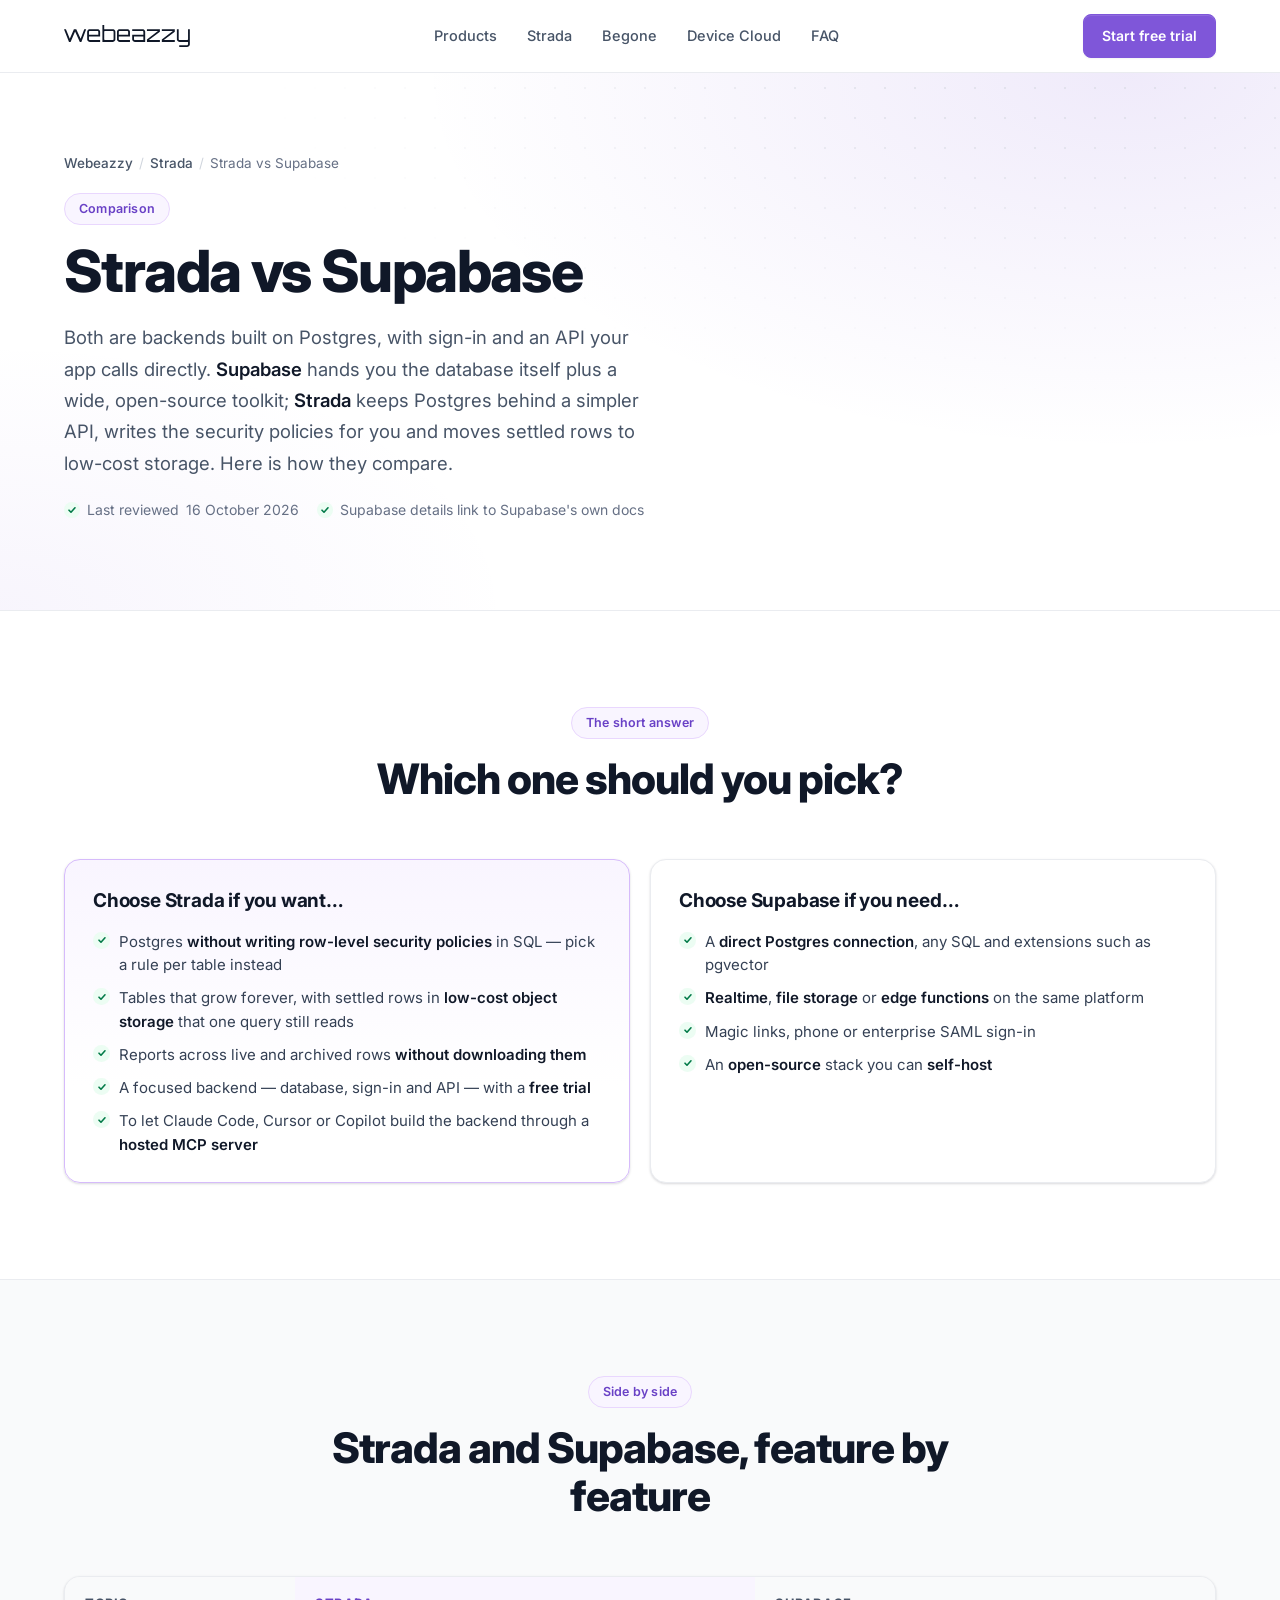
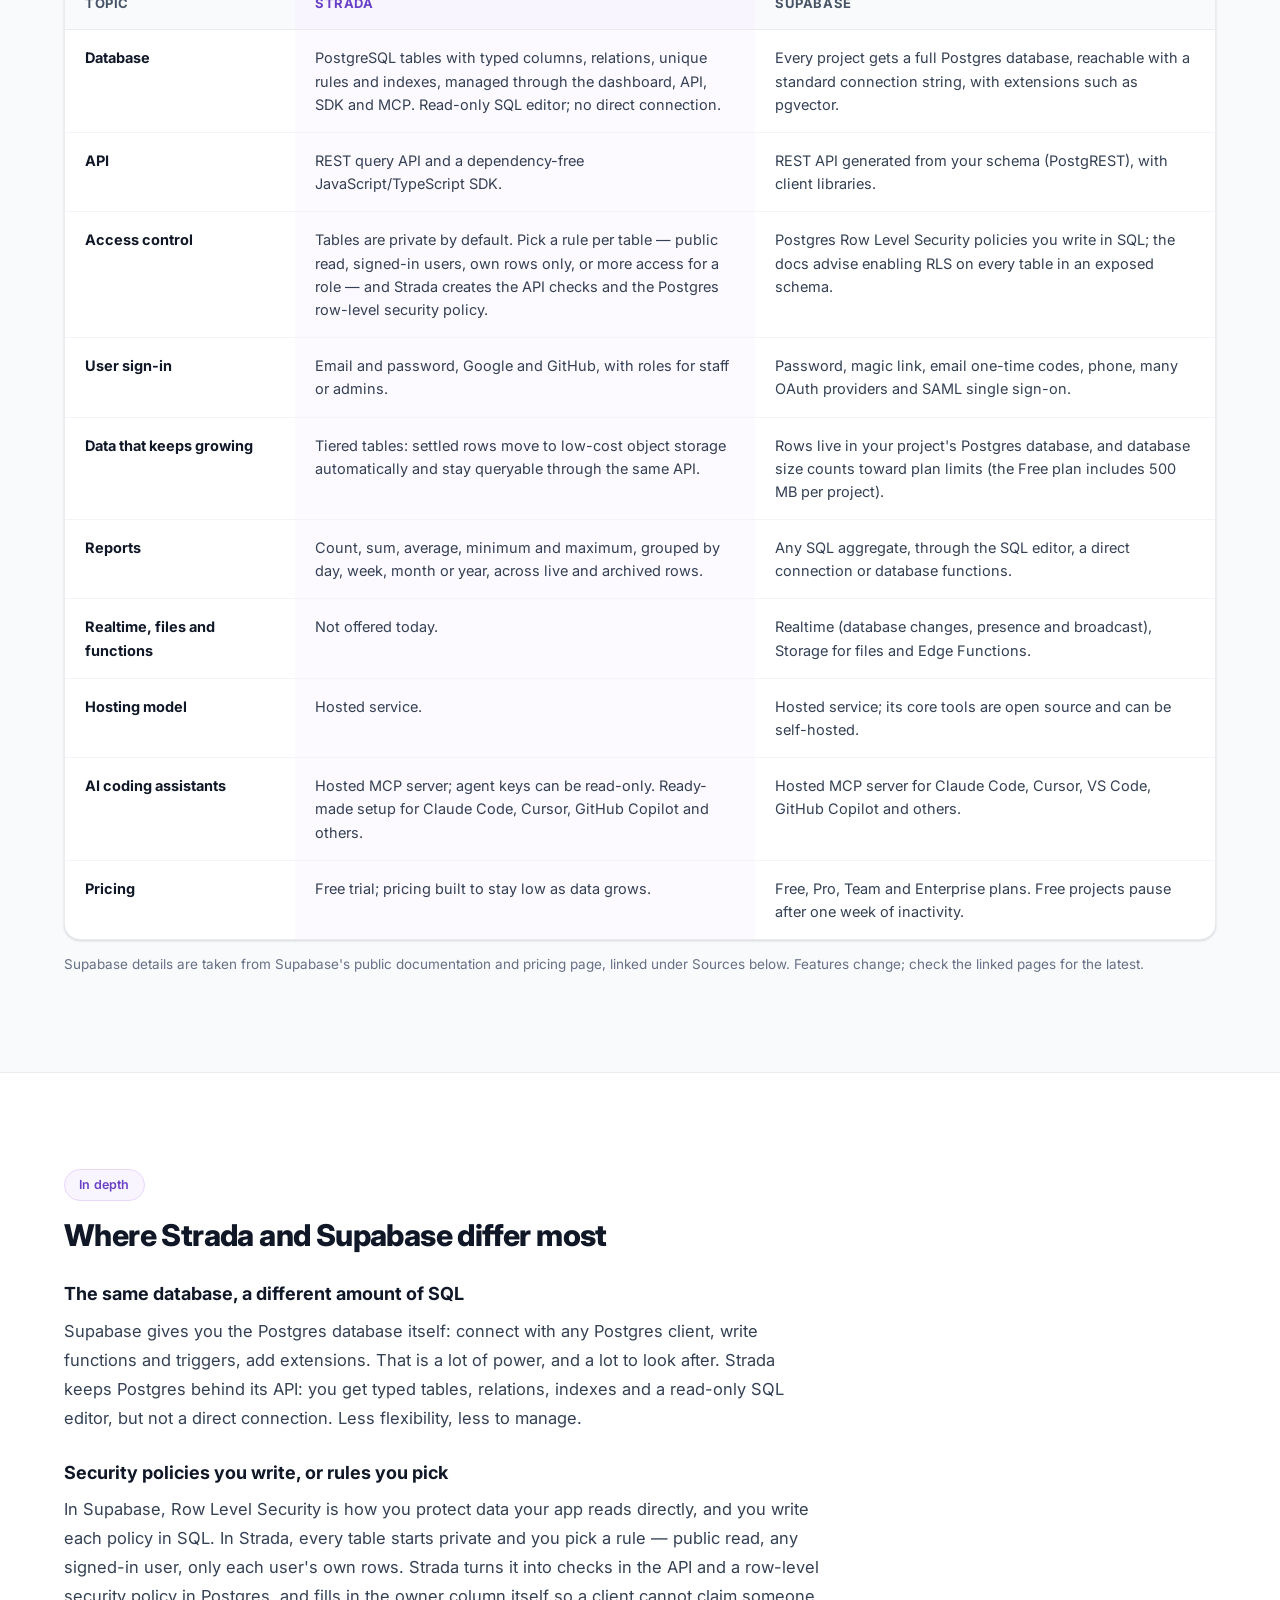
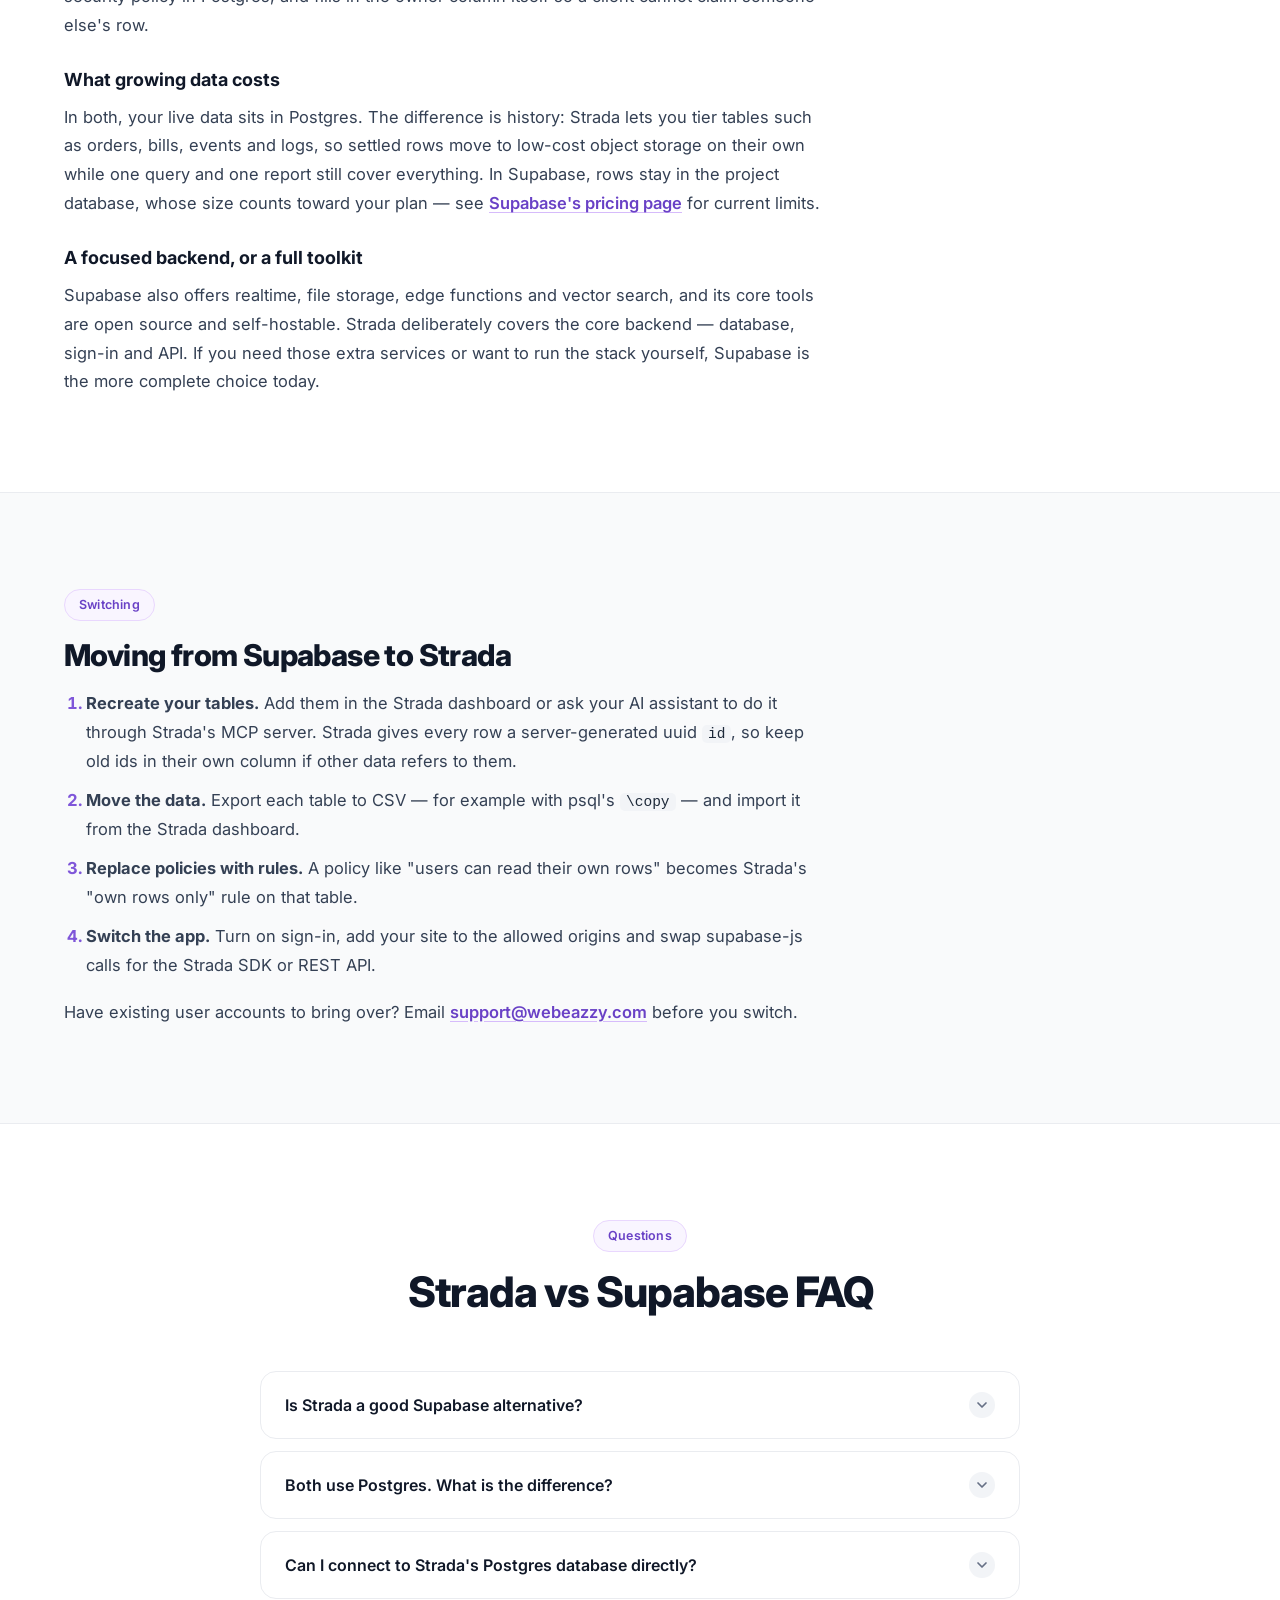
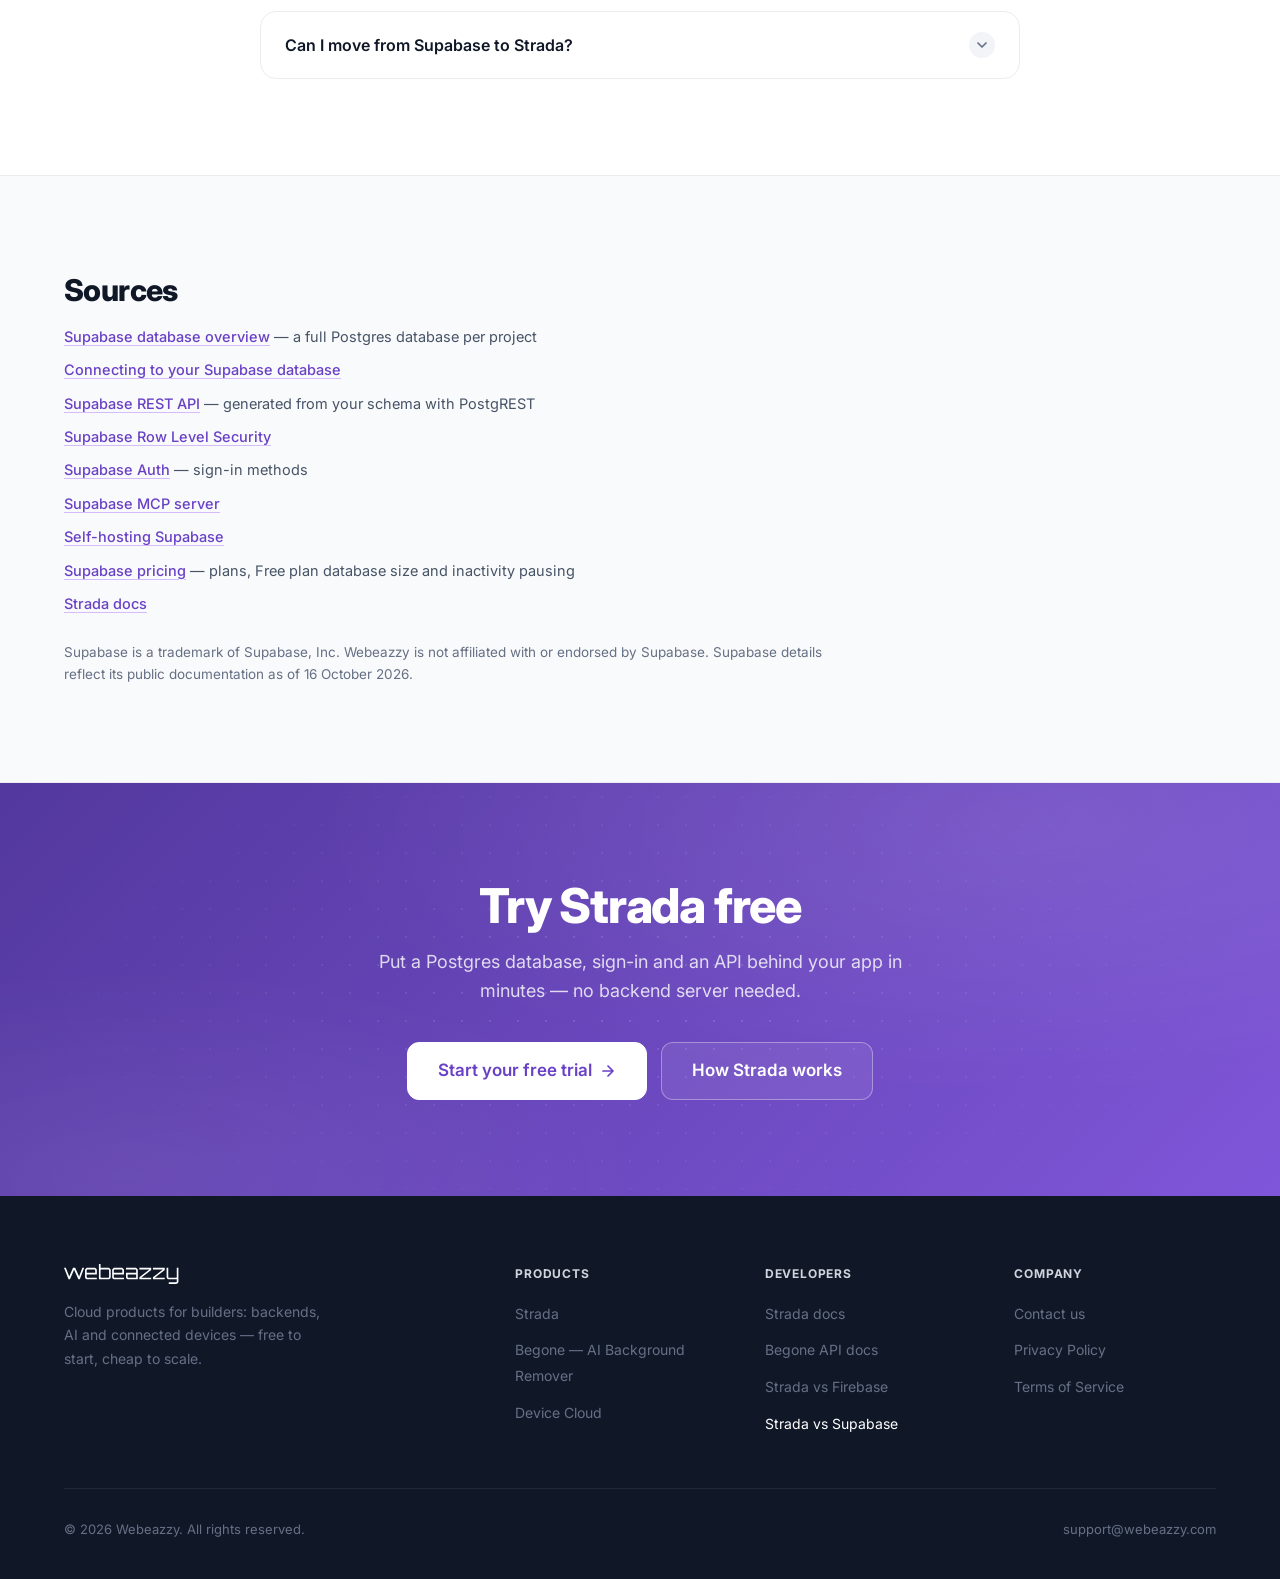
<file: strada-vs-supabase.html>
<!DOCTYPE html>
<html lang="en">

<head>
  <meta charset="UTF-8">
  <meta name="viewport" content="width=device-width, initial-scale=1.0">
  <title>Strada vs Supabase: Two Postgres Backends, Compared — Webeazzy</title>
  <meta name="description" content="Strada vs Supabase: two Postgres backends. Compare access rules, direct SQL, sign-in, realtime, pricing and costs for growing tables, and when each one fits.">
  <meta name="keywords" content="Strada vs Supabase, Supabase alternative, Postgres backend as a service, cheap Postgres database, low-cost Postgres, row level security, serverless backend, Strada, Webeazzy">
  <meta name="author" content="Webeazzy">
  <meta name="robots" content="index, follow, max-snippet:-1, max-image-preview:large">
  <meta name="theme-color" content="#7F56D9">
  <link rel="canonical" href="https://www.webeazzy.com/strada-vs-supabase">
  <!-- Open Graph -->
  <meta property="og:title" content="Strada vs Supabase: two Postgres backends, compared">
  <meta property="og:description" content="Both run on Postgres. Compare access rules, sign-in, direct SQL, realtime, pricing and costs for tables that keep growing, and when each one fits.">
  <meta property="og:url" content="https://www.webeazzy.com/strada-vs-supabase">
  <meta property="og:type" content="article">
  <meta property="og:site_name" content="Webeazzy">
  <meta property="og:locale" content="en_US">
  <meta property="og:image" content="https://www.webeazzy.com/og-image.png">
  <meta property="og:image:width" content="1200">
  <meta property="og:image:height" content="630">
  <meta property="og:image:alt" content="Webeazzy — One cloud for everything you build: Strada, Begone and Device Cloud">
  <!-- Twitter / X Card -->
  <meta name="twitter:card" content="summary_large_image">
  <meta name="twitter:title" content="Strada vs Supabase: two Postgres backends, compared">
  <meta name="twitter:description" content="Both run on Postgres. Compare access rules, sign-in, direct SQL, realtime, pricing and costs for tables that keep growing, and when each one fits.">
  <meta name="twitter:image" content="https://www.webeazzy.com/og-image.png">
  <link rel="icon" type="image/svg+xml" href="/favicon.svg">

  <link rel="preconnect" href="https://fonts.googleapis.com">
  <link rel="preconnect" href="https://fonts.gstatic.com" crossorigin>
  <link rel="stylesheet" href="https://fonts.googleapis.com/css2?family=Inter:wght@400;500;600;700;800&display=swap">
  <link rel="stylesheet" href="/legal.css">
  <link rel="stylesheet" href="/landing.css">

  <!-- Google tag (gtag.js) -->
  <script async src="https://www.googletagmanager.com/gtag/js?id=G-SJZ92DEWT7"></script>
  <script>
    window.dataLayer = window.dataLayer || [];
    function gtag() { dataLayer.push(arguments); }
    gtag('js', new Date());
    gtag('config', 'G-SJZ92DEWT7');
  </script>

  <!-- Structured Data -->
  <script type="application/ld+json">
{
  "@context": "https://schema.org",
  "@type": "WebPage",
  "@id": "https://www.webeazzy.com/strada-vs-supabase#webpage",
  "url": "https://www.webeazzy.com/strada-vs-supabase",
  "name": "Strada vs Supabase: Two Postgres Backends, Compared",
  "description": "Strada vs Supabase: two Postgres backends. Compare access rules, direct SQL, sign-in, realtime, pricing and costs for growing tables, and when each one fits.",
  "dateModified": "2026-10-16",
  "about": [
    {
      "@id": "https://www.webeazzy.com/strada#software"
    },
    {
      "@type": "SoftwareApplication",
      "name": "Supabase",
      "url": "https://supabase.com"
    }
  ],
  "isPartOf": {
    "@id": "https://www.webeazzy.com/#website"
  },
  "publisher": {
    "@id": "https://www.webeazzy.com/#organization"
  }
}
  </script>
  <script type="application/ld+json">
{
  "@context": "https://schema.org",
  "@type": "BreadcrumbList",
  "itemListElement": [
    {
      "@type": "ListItem",
      "position": 1,
      "name": "Webeazzy",
      "item": "https://www.webeazzy.com/"
    },
    {
      "@type": "ListItem",
      "position": 2,
      "name": "Strada",
      "item": "https://www.webeazzy.com/strada"
    },
    {
      "@type": "ListItem",
      "position": 3,
      "name": "Strada vs Supabase",
      "item": "https://www.webeazzy.com/strada-vs-supabase"
    }
  ]
}
  </script>
  <script type="application/ld+json">
{
  "@context": "https://schema.org",
  "@type": "FAQPage",
  "mainEntity": [
    {
      "@type": "Question",
      "name": "Is Strada a good Supabase alternative?",
      "acceptedAnswer": {
        "@type": "Answer",
        "text": "Strada is a good fit if you want a Postgres backend where access rules are picked in plain language rather than written as SQL policies, and where tables that keep growing move their settled rows to low-cost storage automatically. If you need a direct Postgres connection, realtime, file storage, edge functions or self-hosting, Supabase covers more of that today."
      }
    },
    {
      "@type": "Question",
      "name": "Both use Postgres. What is the difference?",
      "acceptedAnswer": {
        "@type": "Answer",
        "text": "Supabase gives you the Postgres database itself: you can connect with a connection string, write any SQL and use extensions. Strada keeps Postgres behind its API: you get tables, relations, indexes, plain-language access rules and a read-only SQL editor, and Strada manages the row-level security policies and the move of settled rows to low-cost storage for you."
      }
    },
    {
      "@type": "Question",
      "name": "Can I connect to Strada's Postgres database directly?",
      "acceptedAnswer": {
        "@type": "Answer",
        "text": "No. You work with Strada through the dashboard, the REST API, the JavaScript/TypeScript SDK, a read-only SQL editor and the MCP server. If your app needs a direct database connection, Supabase offers one."
      }
    },
    {
      "@type": "Question",
      "name": "Can I move from Supabase to Strada?",
      "acceptedAnswer": {
        "@type": "Answer",
        "text": "Yes. Recreate your tables in Strada, export each table to CSV (for example with psql's \\copy) and import it, replace your row-level security policies with Strada's table rules, then swap supabase-js calls for the Strada SDK or REST API. Email support@webeazzy.com if you have existing user accounts to bring over."
      }
    }
  ]
}
  </script>
</head>

<body>

  <a class="skip-link" href="#main-content">Skip to main content</a>

  <nav class="navbar" aria-label="Main navigation">
    <div class="container">
      <div class="nav-inner">
        <a href="/" class="nav-logo" aria-label="Webeazzy home">
          <svg height="22" viewBox="0 0 647 113" fill="none" xmlns="http://www.w3.org/2000/svg" aria-hidden="true"><path d="M25.7052 86.8125L0.000145891 21.4225H9.92138L29.7639 70.1268L50.8465 21.4225H63.0226L85.4581 70.014L103.948 21.4225H113.982L89.2913 86.8125H81.2867L56.9345 32.8094L33.8225 86.8125H25.7052ZM132.591 86.8125C130.111 86.8125 127.818 86.2112 125.714 85.0086C123.684 83.7309 122.031 82.0774 120.753 80.048C119.551 77.9435 118.949 75.6511 118.949 73.1708V35.0642C118.949 32.5839 119.551 30.3291 120.753 28.2997C122.031 26.1952 123.684 24.5417 125.714 23.3391C127.818 22.0614 130.111 21.4225 132.591 21.4225H171.825C174.38 21.4225 176.673 22.0614 178.702 23.3391C180.807 24.5417 182.46 26.1952 183.663 28.2997C184.941 30.3291 185.579 32.5839 185.579 35.0642V58.7399H128.194V73.1708C128.194 74.3734 128.607 75.4256 129.434 76.3276C130.336 77.1543 131.388 77.5677 132.591 77.5677H185.579V86.8125H132.591ZM128.194 49.4951H176.222V35.0642C176.222 33.8617 175.771 32.847 174.869 32.0202C174.042 31.1183 173.028 30.6673 171.825 30.6673H132.591C131.388 30.6673 130.336 31.1183 129.434 32.0202C128.607 32.847 128.194 33.8617 128.194 35.0642V49.4951ZM197.348 86.8125V0.00166901H206.592V21.4225H250.336C252.816 21.4225 255.071 22.0614 257.101 23.3391C259.205 24.5417 260.859 26.1952 262.061 28.2997C263.339 30.3291 263.978 32.5839 263.978 35.0642V73.1708C263.978 75.6511 263.339 77.9435 262.061 80.048C260.859 82.0774 259.205 83.7309 257.101 85.0086C255.071 86.2112 252.816 86.8125 250.336 86.8125H197.348ZM211.102 77.5677H250.336C251.539 77.5677 252.553 77.1543 253.38 76.3276C254.282 75.4256 254.733 74.3734 254.733 73.1708V35.0642C254.733 33.8617 254.282 32.847 253.38 32.0202C252.553 31.1183 251.539 30.6673 250.336 30.6673H211.102C209.9 30.6673 208.847 31.1183 207.945 32.0202C207.043 32.847 206.592 33.8617 206.592 35.0642V73.1708C206.592 74.3734 207.043 75.4256 207.945 76.3276C208.847 77.1543 209.9 77.5677 211.102 77.5677ZM285.849 86.8125C283.368 86.8125 281.076 86.2112 278.972 85.0086C276.942 83.7309 275.289 82.0774 274.011 80.048C272.808 77.9435 272.207 75.6511 272.207 73.1708V35.0642C272.207 32.5839 272.808 30.3291 274.011 28.2997C275.289 26.1952 276.942 24.5417 278.972 23.3391C281.076 22.0614 283.368 21.4225 285.849 21.4225H325.083C327.638 21.4225 329.931 22.0614 331.96 23.3391C334.064 24.5417 335.718 26.1952 336.921 28.2997C338.198 30.3291 338.837 32.5839 338.837 35.0642V58.7399H281.452V73.1708C281.452 74.3734 281.865 75.4256 282.692 76.3276C283.594 77.1543 284.646 77.5677 285.849 77.5677H338.837V86.8125H285.849ZM281.452 49.4951H329.48V35.0642C329.48 33.8617 329.029 32.847 328.127 32.0202C327.3 31.1183 326.285 30.6673 325.083 30.6673H285.849C284.646 30.6673 283.594 31.1183 282.692 32.0202C281.865 32.847 281.452 33.8617 281.452 35.0642V49.4951ZM364.022 86.8125C361.541 86.8125 359.249 86.2112 357.144 85.0086C355.115 83.7309 353.462 82.0774 352.184 80.048C350.981 77.9435 350.38 75.6511 350.38 73.1708V49.4951H407.653V35.0642C407.653 33.8617 407.202 32.847 406.3 32.0202C405.473 31.1183 404.458 30.6673 403.256 30.6673H350.38V21.4225H403.256C405.811 21.4225 408.104 22.0614 410.133 23.3391C412.237 24.5417 413.891 26.1952 415.093 28.2997C416.371 30.3291 417.01 32.5839 417.01 35.0642V86.8125H364.022ZM364.022 77.5677H407.653V58.7399H359.625V73.1708C359.625 74.3734 360.038 75.4256 360.865 76.3276C361.767 77.1543 362.819 77.5677 364.022 77.5677ZM426.023 86.8125V74.1855L482.507 30.6673H426.023V21.4225H492.653V34.0496L436.17 77.5677H492.653V86.8125H426.023ZM502.542 86.8125V74.1855L559.025 30.6673H502.542V21.4225H569.172V34.0496L512.689 77.5677H569.172V86.8125H502.542ZM591.973 112.743V103.385H632.786C633.988 103.385 635.003 102.935 635.83 102.033C636.731 101.206 637.182 100.191 637.182 98.9886V86.8125H593.552C591.071 86.8125 588.779 86.2112 586.674 85.0086C584.645 83.7309 582.991 82.0774 581.714 80.048C580.511 77.9435 579.91 75.6511 579.91 73.1708V21.648H589.155V73.1708C589.155 74.3734 589.568 75.4256 590.395 76.3276C591.297 77.1543 592.349 77.5677 593.552 77.5677H632.786C633.988 77.5677 635.003 77.1543 635.83 76.3276C636.731 75.4256 637.182 74.3734 637.182 73.1708V21.648H646.427V98.9886C646.427 101.544 645.826 103.836 644.623 105.866C643.421 107.97 641.767 109.624 639.663 110.826C637.633 112.104 635.341 112.743 632.786 112.743H591.973Z" fill="#101828"/></svg>
        </a>
        <ul class="nav-links">
          <li><a href="/#products">Products</a></li>
          <li><a href="/strada">Strada</a></li>
          <li><a href="/background-remover">Begone</a></li>
          <li><a href="/device-cloud">Device Cloud</a></li>
          <li><a href="#faq">FAQ</a></li>
        </ul>
        <a href="https://strada.webeazzy.com" class="btn btn-primary">Start free trial</a>
      </div>
    </div>
  </nav>

  <main id="main-content">

    <header class="lp-hero">
      <div class="container">
        <div class="lp-hero-grid single">
          <div>
            <nav aria-label="Breadcrumb">
              <ol class="crumbs">
                <li><a href="/">Webeazzy</a></li>
                <li><a href="/strada">Strada</a></li>
                <li aria-current="page">Strada vs Supabase</li>
              </ol>
            </nav>
            <div class="section-badge">Comparison</div>
            <h1>Strada vs Supabase</h1>
            <p class="lp-lead">Both are backends built on Postgres, with sign-in and an API your app calls directly. <strong>Supabase</strong> hands you the database itself plus a wide, open-source toolkit; <strong>Strada</strong> keeps Postgres behind a simpler API, writes the security policies for you and moves settled rows to low-cost storage. Here is how they compare.</p>
            <div class="lp-note">
              <span>Last reviewed <time datetime="2026-10-16">16 October 2026</time></span>
              <span>Supabase details link to Supabase's own docs</span>
            </div>
          </div>
        </div>
      </div>
    </header>

    <!-- ═══ SHORT ANSWER ═══ -->
    <section class="section" aria-labelledby="verdict-title">
      <div class="container">
        <div class="section-hd">
          <div class="section-badge">The short answer</div>
          <h2 class="section-title" id="verdict-title">Which one should you pick?</h2>
        </div>
        <div class="verdicts">
          <div class="verdict ours">
            <h3>Choose Strada if you want…</h3>
            <ul class="check-list">
              <li>Postgres <strong>without writing row-level security policies</strong> in SQL — pick a rule per table instead</li>
              <li>Tables that grow forever, with settled rows in <strong>low-cost object storage</strong> that one query still reads</li>
              <li>Reports across live and archived rows <strong>without downloading them</strong></li>
              <li>A focused backend — database, sign-in and API — with a <strong>free trial</strong></li>
              <li>To let Claude Code, Cursor or Copilot build the backend through a <strong>hosted MCP server</strong></li>
            </ul>
          </div>
          <div class="verdict">
            <h3>Choose Supabase if you need…</h3>
            <ul class="check-list">
              <li>A <strong>direct Postgres connection</strong>, any SQL and extensions such as pgvector</li>
              <li><strong>Realtime</strong>, <strong>file storage</strong> or <strong>edge functions</strong> on the same platform</li>
              <li>Magic links, phone or enterprise SAML sign-in</li>
              <li>An <strong>open-source</strong> stack you can <strong>self-host</strong></li>
            </ul>
          </div>
        </div>
      </div>
    </section>

    <!-- ═══ TABLE ═══ -->
    <section class="section section-alt" aria-labelledby="table-title">
      <div class="container">
        <div class="section-hd">
          <div class="section-badge">Side by side</div>
          <h2 class="section-title" id="table-title">Strada and Supabase, feature by feature</h2>
        </div>
        <div class="table-wrap">
          <table class="compare">
            <caption class="sr-only">Comparison of Strada and Supabase</caption>
            <colgroup><col class="c-topic"><col><col></colgroup>
            <thead>
              <tr><th scope="col">Topic</th><th scope="col" class="ours">Strada</th><th scope="col">Supabase</th></tr>
            </thead>
            <tbody>
              <tr>
                <th scope="row">Database</th>
                <td class="ours" data-label="Strada">PostgreSQL tables with typed columns, relations, unique rules and indexes, managed through the dashboard, API, SDK and MCP. Read-only SQL editor; no direct connection.</td>
                <td data-label="Supabase">Every project gets a full Postgres database, reachable with a standard connection string, with extensions such as pgvector.</td>
              </tr>
              <tr>
                <th scope="row">API</th>
                <td class="ours" data-label="Strada">REST query API and a dependency-free JavaScript/TypeScript SDK.</td>
                <td data-label="Supabase">REST API generated from your schema (PostgREST), with client libraries.</td>
              </tr>
              <tr>
                <th scope="row">Access control</th>
                <td class="ours" data-label="Strada">Tables are private by default. Pick a rule per table — public read, signed-in users, own rows only, or more access for a role — and Strada creates the API checks and the Postgres row-level security policy.</td>
                <td data-label="Supabase">Postgres Row Level Security policies you write in SQL; the docs advise enabling RLS on every table in an exposed schema.</td>
              </tr>
              <tr>
                <th scope="row">User sign-in</th>
                <td class="ours" data-label="Strada">Email and password, Google and GitHub, with roles for staff or admins.</td>
                <td data-label="Supabase">Password, magic link, email one-time codes, phone, many OAuth providers and SAML single sign-on.</td>
              </tr>
              <tr>
                <th scope="row">Data that keeps growing</th>
                <td class="ours" data-label="Strada">Tiered tables: settled rows move to low-cost object storage automatically and stay queryable through the same API.</td>
                <td data-label="Supabase">Rows live in your project's Postgres database, and database size counts toward plan limits (the Free plan includes 500 MB per project).</td>
              </tr>
              <tr>
                <th scope="row">Reports</th>
                <td class="ours" data-label="Strada">Count, sum, average, minimum and maximum, grouped by day, week, month or year, across live and archived rows.</td>
                <td data-label="Supabase">Any SQL aggregate, through the SQL editor, a direct connection or database functions.</td>
              </tr>
              <tr>
                <th scope="row">Realtime, files and functions</th>
                <td class="ours" data-label="Strada">Not offered today.</td>
                <td data-label="Supabase">Realtime (database changes, presence and broadcast), Storage for files and Edge Functions.</td>
              </tr>
              <tr>
                <th scope="row">Hosting model</th>
                <td class="ours" data-label="Strada">Hosted service.</td>
                <td data-label="Supabase">Hosted service; its core tools are open source and can be self-hosted.</td>
              </tr>
              <tr>
                <th scope="row">AI coding assistants</th>
                <td class="ours" data-label="Strada">Hosted MCP server; agent keys can be read-only. Ready-made setup for Claude Code, Cursor, GitHub Copilot and others.</td>
                <td data-label="Supabase">Hosted MCP server for Claude Code, Cursor, VS Code, GitHub Copilot and others.</td>
              </tr>
              <tr>
                <th scope="row">Pricing</th>
                <td class="ours" data-label="Strada">Free trial; pricing built to stay low as data grows.</td>
                <td data-label="Supabase">Free, Pro, Team and Enterprise plans. Free projects pause after one week of inactivity.</td>
              </tr>
            </tbody>
          </table>
        </div>
        <p class="compare-note">Supabase details are taken from Supabase's public documentation and pricing page, linked under Sources below. Features change; check the linked pages for the latest.</p>
      </div>
    </section>

    <!-- ═══ DIFFERENCES ═══ -->
    <section class="section" aria-labelledby="diff-title">
      <div class="container">
        <div class="prose">
          <div class="section-badge">In depth</div>
          <h2 id="diff-title">Where Strada and Supabase differ most</h2>

          <h3>The same database, a different amount of SQL</h3>
          <p>Supabase gives you the Postgres database itself: connect with any Postgres client, write functions and triggers, add extensions. That is a lot of power, and a lot to look after. Strada keeps Postgres behind its API: you get typed tables, relations, indexes and a read-only SQL editor, but not a direct connection. Less flexibility, less to manage.</p>

          <h3>Security policies you write, or rules you pick</h3>
          <p>In Supabase, Row Level Security is how you protect data your app reads directly, and you write each policy in SQL. In Strada, every table starts private and you pick a rule — public read, any signed-in user, only each user's own rows. Strada turns it into checks in the API and a row-level security policy in Postgres, and fills in the owner column itself so a client cannot claim someone else's row.</p>

          <h3>What growing data costs</h3>
          <p>In both, your live data sits in Postgres. The difference is history: Strada lets you tier tables such as orders, bills, events and logs, so settled rows move to low-cost object storage on their own while one query and one report still cover everything. In Supabase, rows stay in the project database, whose size counts toward your plan — see <a href="https://supabase.com/pricing">Supabase's pricing page</a> for current limits.</p>

          <h3>A focused backend, or a full toolkit</h3>
          <p>Supabase also offers realtime, file storage, edge functions and vector search, and its core tools are open source and self-hostable. Strada deliberately covers the core backend — database, sign-in and API. If you need those extra services or want to run the stack yourself, Supabase is the more complete choice today.</p>
        </div>
      </div>
    </section>

    <!-- ═══ MIGRATION ═══ -->
    <section class="section section-alt" aria-labelledby="move-title">
      <div class="container">
        <div class="prose">
          <div class="section-badge">Switching</div>
          <h2 id="move-title">Moving from Supabase to Strada</h2>
          <ol>
            <li><strong>Recreate your tables.</strong> Add them in the Strada dashboard or ask your AI assistant to do it through Strada's MCP server. Strada gives every row a server-generated uuid <code>id</code>, so keep old ids in their own column if other data refers to them.</li>
            <li><strong>Move the data.</strong> Export each table to CSV — for example with psql's <code>\copy</code> — and import it from the Strada dashboard.</li>
            <li><strong>Replace policies with rules.</strong> A policy like "users can read their own rows" becomes Strada's "own rows only" rule on that table.</li>
            <li><strong>Switch the app.</strong> Turn on sign-in, add your site to the allowed origins and swap supabase-js calls for the Strada SDK or REST API.</li>
          </ol>
          <p>Have existing user accounts to bring over? Email <a href="mailto:support@webeazzy.com">support@webeazzy.com</a> before you switch.</p>
        </div>
      </div>
    </section>

    <!-- ═══ FAQ ═══ -->
    <section class="section" id="faq" aria-labelledby="faq-title">
      <div class="container">
        <div class="section-hd">
          <div class="section-badge">Questions</div>
          <h2 class="section-title" id="faq-title">Strada vs Supabase FAQ</h2>
        </div>
        <div class="faq-list">
          <details class="faq-item">
            <summary>Is Strada a good Supabase alternative?</summary>
            <div class="faq-a"><p>Strada is a good fit if you want a Postgres backend where access rules are picked in plain language rather than written as SQL policies, and where tables that keep growing move their settled rows to low-cost storage automatically. If you need a direct Postgres connection, realtime, file storage, edge functions or self-hosting, Supabase covers more of that today.</p></div>
          </details>
          <details class="faq-item">
            <summary>Both use Postgres. What is the difference?</summary>
            <div class="faq-a"><p>Supabase gives you the Postgres database itself: you can connect with a connection string, write any SQL and use extensions. Strada keeps Postgres behind its API: you get tables, relations, indexes, plain-language access rules and a read-only SQL editor, and Strada manages the row-level security policies and the move of settled rows to low-cost storage for you.</p></div>
          </details>
          <details class="faq-item">
            <summary>Can I connect to Strada's Postgres database directly?</summary>
            <div class="faq-a"><p>No. You work with Strada through the dashboard, the REST API, the JavaScript/TypeScript SDK, a read-only SQL editor and the MCP server. If your app needs a direct database connection, Supabase offers one.</p></div>
          </details>
          <details class="faq-item">
            <summary>Can I move from Supabase to Strada?</summary>
            <div class="faq-a"><p>Yes. Recreate your tables in Strada, export each table to CSV (for example with psql's <code>\copy</code>) and import it, replace your row-level security policies with Strada's table rules, then swap supabase-js calls for the Strada SDK or REST API. Email <a href="mailto:support@webeazzy.com">support@webeazzy.com</a> if you have existing user accounts to bring over.</p></div>
          </details>
        </div>
      </div>
    </section>

    <!-- ═══ SOURCES ═══ -->
    <section class="section section-alt" aria-labelledby="sources-title">
      <div class="container">
        <div class="prose">
          <h2 id="sources-title">Sources</h2>
          <ul class="sources">
            <li><a href="https://supabase.com/docs/guides/database/overview">Supabase database overview</a> — a full Postgres database per project</li>
            <li><a href="https://supabase.com/docs/guides/database/connecting-to-postgres">Connecting to your Supabase database</a></li>
            <li><a href="https://supabase.com/docs/guides/api">Supabase REST API</a> — generated from your schema with PostgREST</li>
            <li><a href="https://supabase.com/docs/guides/database/postgres/row-level-security">Supabase Row Level Security</a></li>
            <li><a href="https://supabase.com/docs/guides/auth">Supabase Auth</a> — sign-in methods</li>
            <li><a href="https://supabase.com/docs/guides/ai-tools/mcp">Supabase MCP server</a></li>
            <li><a href="https://supabase.com/docs/guides/self-hosting">Self-hosting Supabase</a></li>
            <li><a href="https://supabase.com/pricing">Supabase pricing</a> — plans, Free plan database size and inactivity pausing</li>
            <li><a href="https://strada.webeazzy.com/docs">Strada docs</a></li>
          </ul>
          <p class="disclaimer">Supabase is a trademark of Supabase, Inc. Webeazzy is not affiliated with or endorsed by Supabase. Supabase details reflect its public documentation as of 16 October 2026.</p>
        </div>
      </div>
    </section>

    <!-- ═══ CTA ═══ -->
    <section class="cta-banner" aria-labelledby="cta-title">
      <div class="container">
        <div class="cta-inner">
          <h2 id="cta-title">Try Strada free</h2>
          <p>Put a Postgres database, sign-in and an API behind your app in minutes — no backend server needed.</p>
          <div class="cta-btns">
            <a href="https://strada.webeazzy.com" class="btn btn-white btn-xl">
              Start your free trial
              <svg width="16" height="16" viewBox="0 0 16 16" fill="none" aria-hidden="true"><path d="M3 8h10M8 3l5 5-5 5" stroke="currentColor" stroke-width="1.7" stroke-linecap="round" stroke-linejoin="round"/></svg>
            </a>
            <a href="/strada" class="btn btn-outline-white btn-xl">How Strada works</a>
          </div>
        </div>
      </div>
    </section>

  </main>

  <footer class="footer">
    <div class="container">
      <div class="footer-grid">
        <div class="footer-brand">
          <div class="footer-brand-logo">
            <svg height="20" viewBox="0 0 647 113" fill="none" xmlns="http://www.w3.org/2000/svg" aria-hidden="true"><path d="M25.7052 86.8125L0.000145891 21.4225H9.92138L29.7639 70.1268L50.8465 21.4225H63.0226L85.4581 70.014L103.948 21.4225H113.982L89.2913 86.8125H81.2867L56.9345 32.8094L33.8225 86.8125H25.7052ZM132.591 86.8125C130.111 86.8125 127.818 86.2112 125.714 85.0086C123.684 83.7309 122.031 82.0774 120.753 80.048C119.551 77.9435 118.949 75.6511 118.949 73.1708V35.0642C118.949 32.5839 119.551 30.3291 120.753 28.2997C122.031 26.1952 123.684 24.5417 125.714 23.3391C127.818 22.0614 130.111 21.4225 132.591 21.4225H171.825C174.38 21.4225 176.673 22.0614 178.702 23.3391C180.807 24.5417 182.46 26.1952 183.663 28.2997C184.941 30.3291 185.579 32.5839 185.579 35.0642V58.7399H128.194V73.1708C128.194 74.3734 128.607 75.4256 129.434 76.3276C130.336 77.1543 131.388 77.5677 132.591 77.5677H185.579V86.8125H132.591ZM128.194 49.4951H176.222V35.0642C176.222 33.8617 175.771 32.847 174.869 32.0202C174.042 31.1183 173.028 30.6673 171.825 30.6673H132.591C131.388 30.6673 130.336 31.1183 129.434 32.0202C128.607 32.847 128.194 33.8617 128.194 35.0642V49.4951ZM197.348 86.8125V0.00166901H206.592V21.4225H250.336C252.816 21.4225 255.071 22.0614 257.101 23.3391C259.205 24.5417 260.859 26.1952 262.061 28.2997C263.339 30.3291 263.978 32.5839 263.978 35.0642V73.1708C263.978 75.6511 263.339 77.9435 262.061 80.048C260.859 82.0774 259.205 83.7309 257.101 85.0086C255.071 86.2112 252.816 86.8125 250.336 86.8125H197.348ZM211.102 77.5677H250.336C251.539 77.5677 252.553 77.1543 253.38 76.3276C254.282 75.4256 254.733 74.3734 254.733 73.1708V35.0642C254.733 33.8617 254.282 32.847 253.38 32.0202C252.553 31.1183 251.539 30.6673 250.336 30.6673H211.102C209.9 30.6673 208.847 31.1183 207.945 32.0202C207.043 32.847 206.592 33.8617 206.592 35.0642V73.1708C206.592 74.3734 207.043 75.4256 207.945 76.3276C208.847 77.1543 209.9 77.5677 211.102 77.5677ZM285.849 86.8125C283.368 86.8125 281.076 86.2112 278.972 85.0086C276.942 83.7309 275.289 82.0774 274.011 80.048C272.808 77.9435 272.207 75.6511 272.207 73.1708V35.0642C272.207 32.5839 272.808 30.3291 274.011 28.2997C275.289 26.1952 276.942 24.5417 278.972 23.3391C281.076 22.0614 283.368 21.4225 285.849 21.4225H325.083C327.638 21.4225 329.931 22.0614 331.96 23.3391C334.064 24.5417 335.718 26.1952 336.921 28.2997C338.198 30.3291 338.837 32.5839 338.837 35.0642V58.7399H281.452V73.1708C281.452 74.3734 281.865 75.4256 282.692 76.3276C283.594 77.1543 284.646 77.5677 285.849 77.5677H338.837V86.8125H285.849ZM281.452 49.4951H329.48V35.0642C329.48 33.8617 329.029 32.847 328.127 32.0202C327.3 31.1183 326.285 30.6673 325.083 30.6673H285.849C284.646 30.6673 283.594 31.1183 282.692 32.0202C281.865 32.847 281.452 33.8617 281.452 35.0642V49.4951ZM364.022 86.8125C361.541 86.8125 359.249 86.2112 357.144 85.0086C355.115 83.7309 353.462 82.0774 352.184 80.048C350.981 77.9435 350.38 75.6511 350.38 73.1708V49.4951H407.653V35.0642C407.653 33.8617 407.202 32.847 406.3 32.0202C405.473 31.1183 404.458 30.6673 403.256 30.6673H350.38V21.4225H403.256C405.811 21.4225 408.104 22.0614 410.133 23.3391C412.237 24.5417 413.891 26.1952 415.093 28.2997C416.371 30.3291 417.01 32.5839 417.01 35.0642V86.8125H364.022ZM364.022 77.5677H407.653V58.7399H359.625V73.1708C359.625 74.3734 360.038 75.4256 360.865 76.3276C361.767 77.1543 362.819 77.5677 364.022 77.5677ZM426.023 86.8125V74.1855L482.507 30.6673H426.023V21.4225H492.653V34.0496L436.17 77.5677H492.653V86.8125H426.023ZM502.542 86.8125V74.1855L559.025 30.6673H502.542V21.4225H569.172V34.0496L512.689 77.5677H569.172V86.8125H502.542ZM591.973 112.743V103.385H632.786C633.988 103.385 635.003 102.935 635.83 102.033C636.731 101.206 637.182 100.191 637.182 98.9886V86.8125H593.552C591.071 86.8125 588.779 86.2112 586.674 85.0086C584.645 83.7309 582.991 82.0774 581.714 80.048C580.511 77.9435 579.91 75.6511 579.91 73.1708V21.648H589.155V73.1708C589.155 74.3734 589.568 75.4256 590.395 76.3276C591.297 77.1543 592.349 77.5677 593.552 77.5677H632.786C633.988 77.5677 635.003 77.1543 635.83 76.3276C636.731 75.4256 637.182 74.3734 637.182 73.1708V21.648H646.427V98.9886C646.427 101.544 645.826 103.836 644.623 105.866C643.421 107.97 641.767 109.624 639.663 110.826C637.633 112.104 635.341 112.743 632.786 112.743H591.973Z" fill="#fff"/></svg>
          </div>
          <p>Cloud products for builders: backends, AI and connected devices — free to start, cheap to scale.</p>
        </div>
        <div>
          <div class="footer-col-title">Products</div>
          <ul class="footer-links">
            <li><a href="/strada">Strada</a></li>
            <li><a href="/background-remover">Begone — AI Background Remover</a></li>
            <li><a href="/device-cloud">Device Cloud</a></li>
          </ul>
        </div>
        <div>
          <div class="footer-col-title">Developers</div>
          <ul class="footer-links">
            <li><a href="https://strada.webeazzy.com/docs">Strada docs</a></li>
            <li><a href="https://begone.webeazzy.com/docs">Begone API docs</a></li>
            <li><a href="/strada-vs-firebase">Strada vs Firebase</a></li>
            <li><a href="/strada-vs-supabase" aria-current="page">Strada vs Supabase</a></li>
          </ul>
        </div>
        <div>
          <div class="footer-col-title">Company</div>
          <ul class="footer-links">
            <li><a href="mailto:support@webeazzy.com">Contact us</a></li>
            <li><a href="/privacy">Privacy Policy</a></li>
            <li><a href="/terms">Terms of Service</a></li>
          </ul>
        </div>
      </div>
      <div class="footer-bottom">
        <span>© 2026 Webeazzy. All rights reserved.</span>
        <a href="mailto:support@webeazzy.com">support@webeazzy.com</a>
      </div>
    </div>
  </footer>

</body>
</html>
</file>
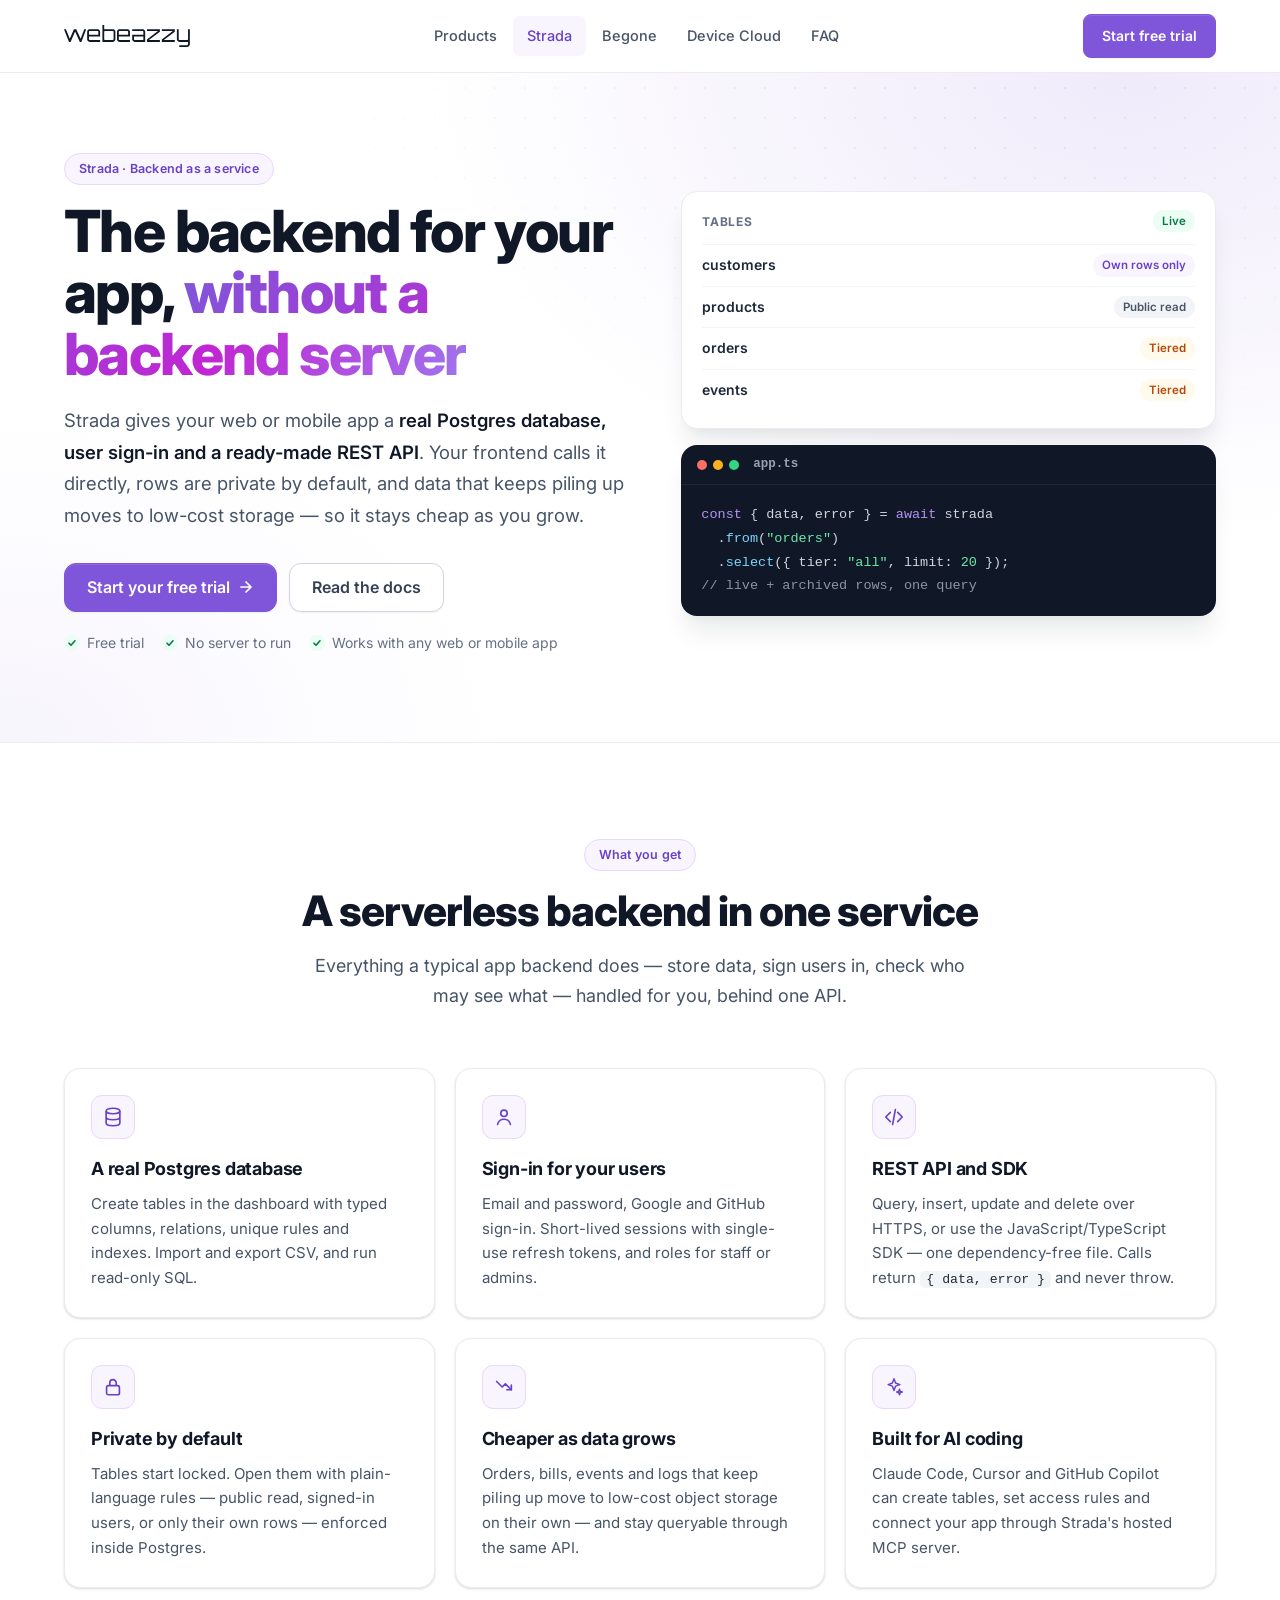
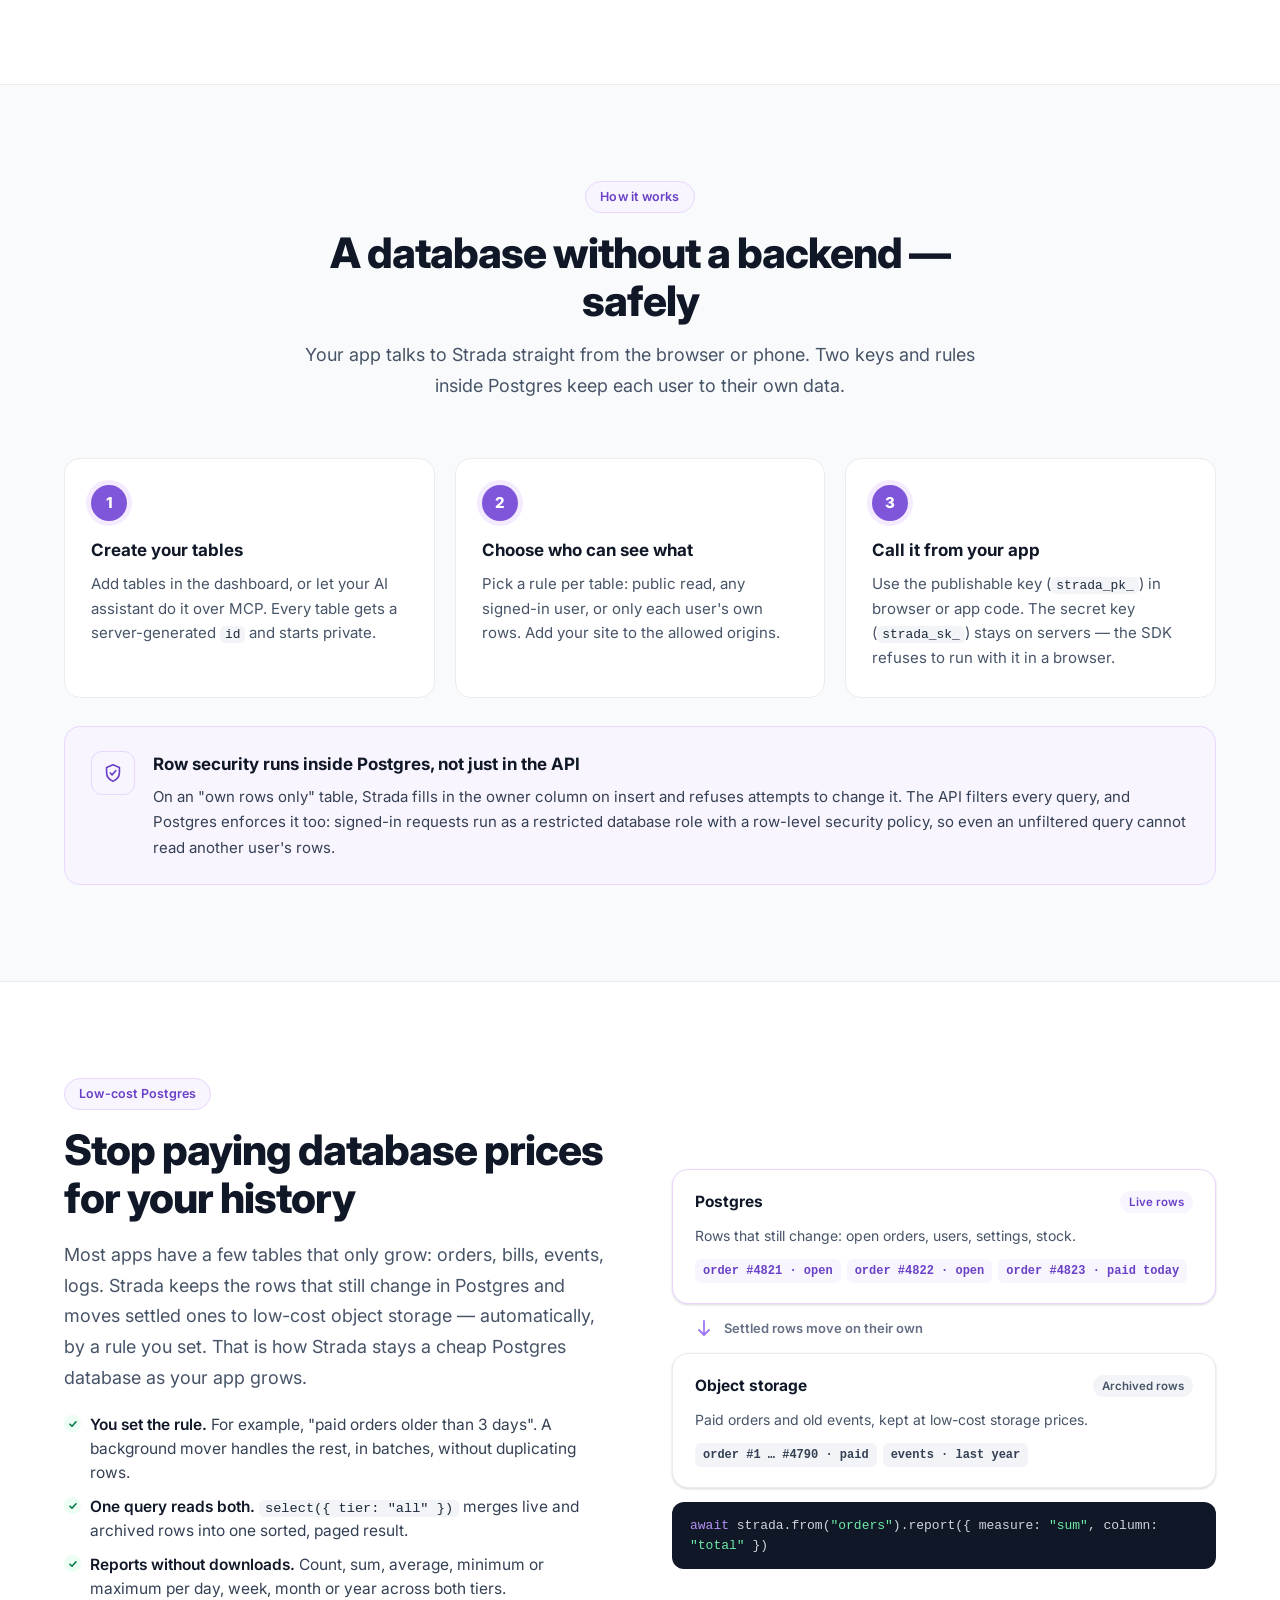
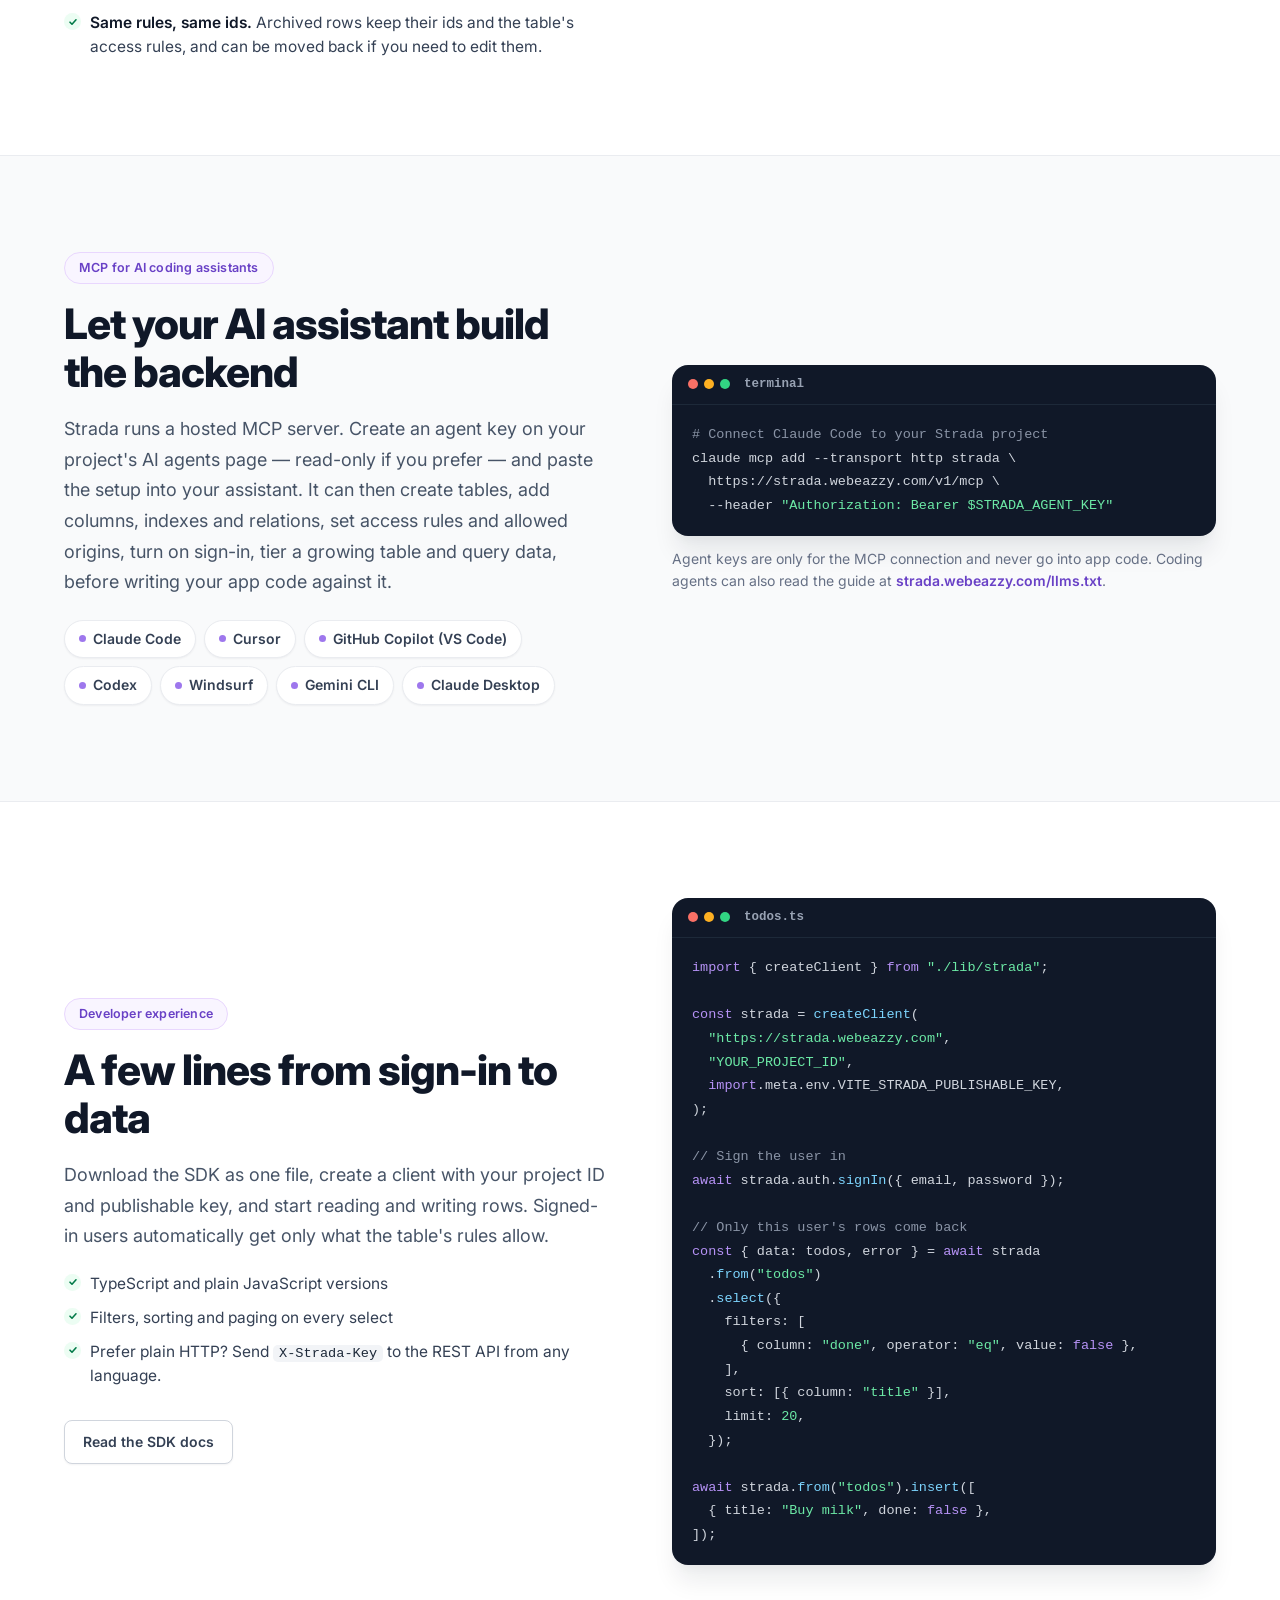
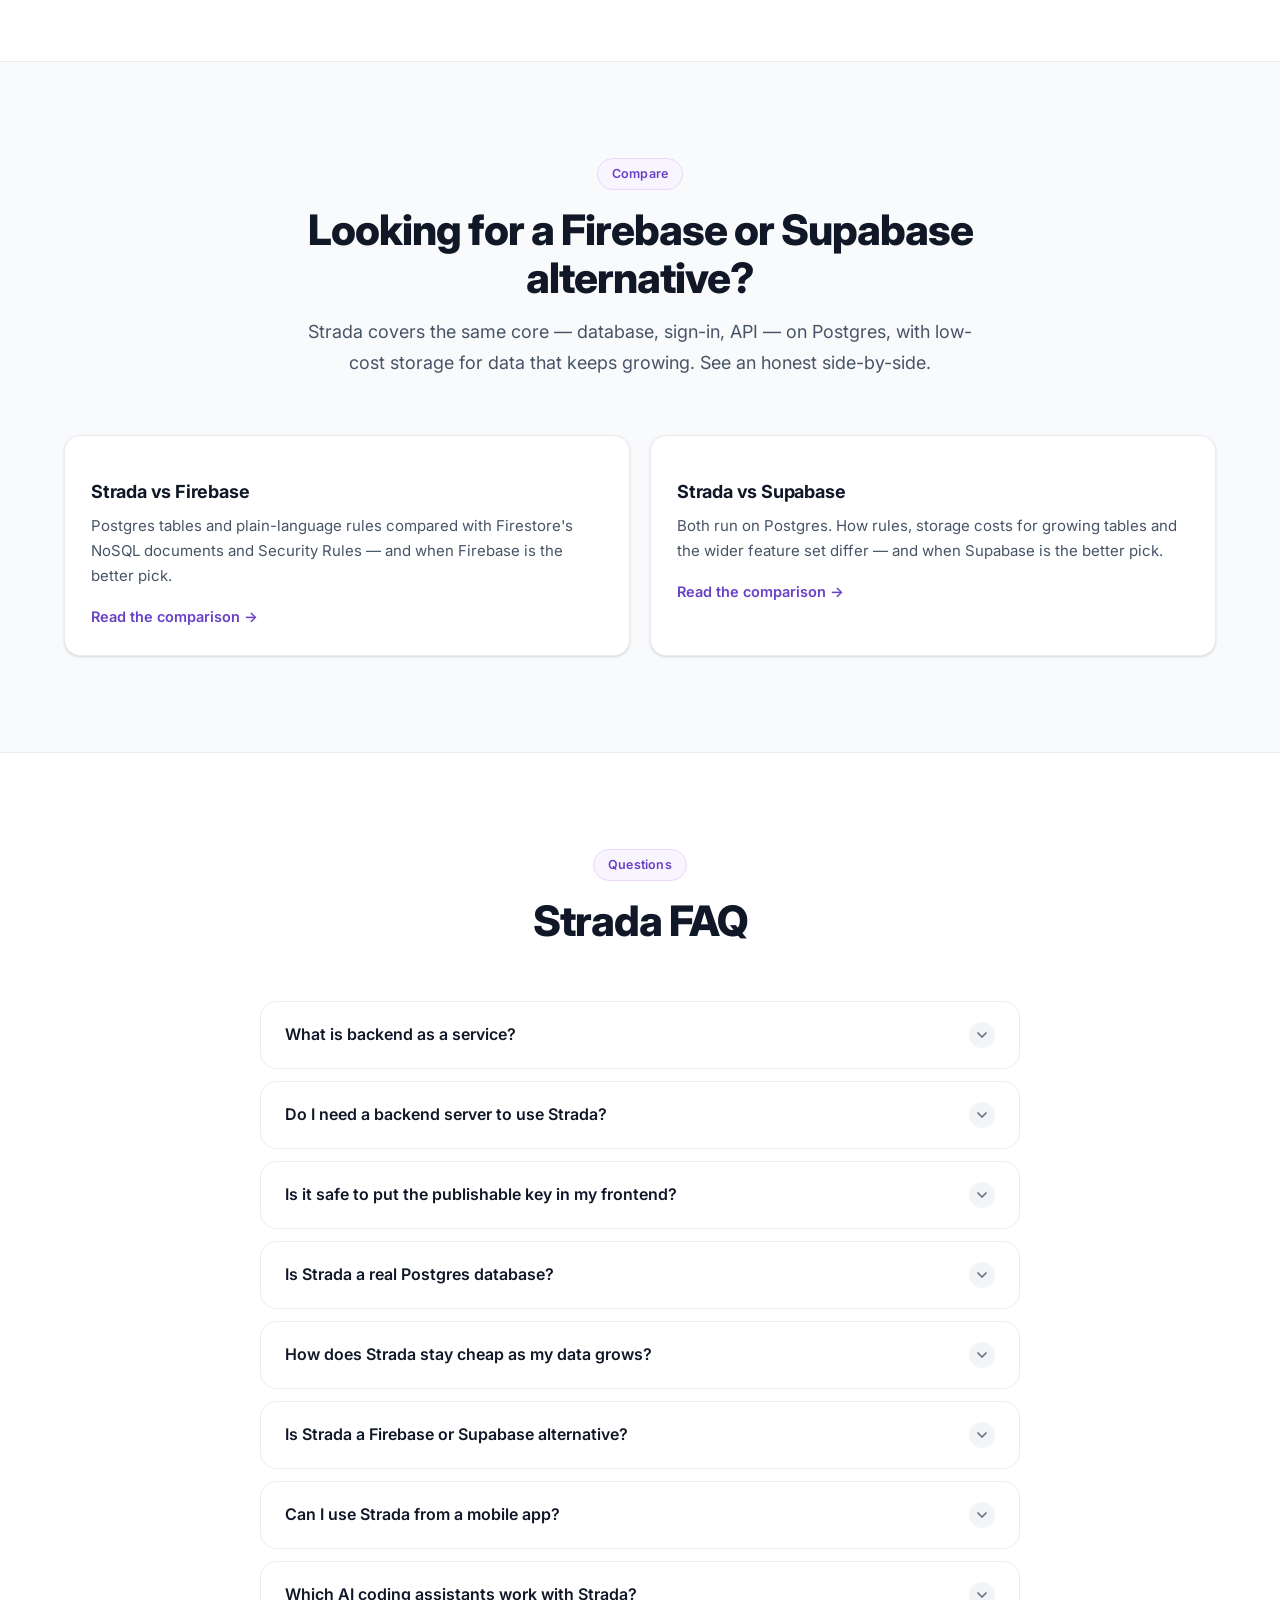
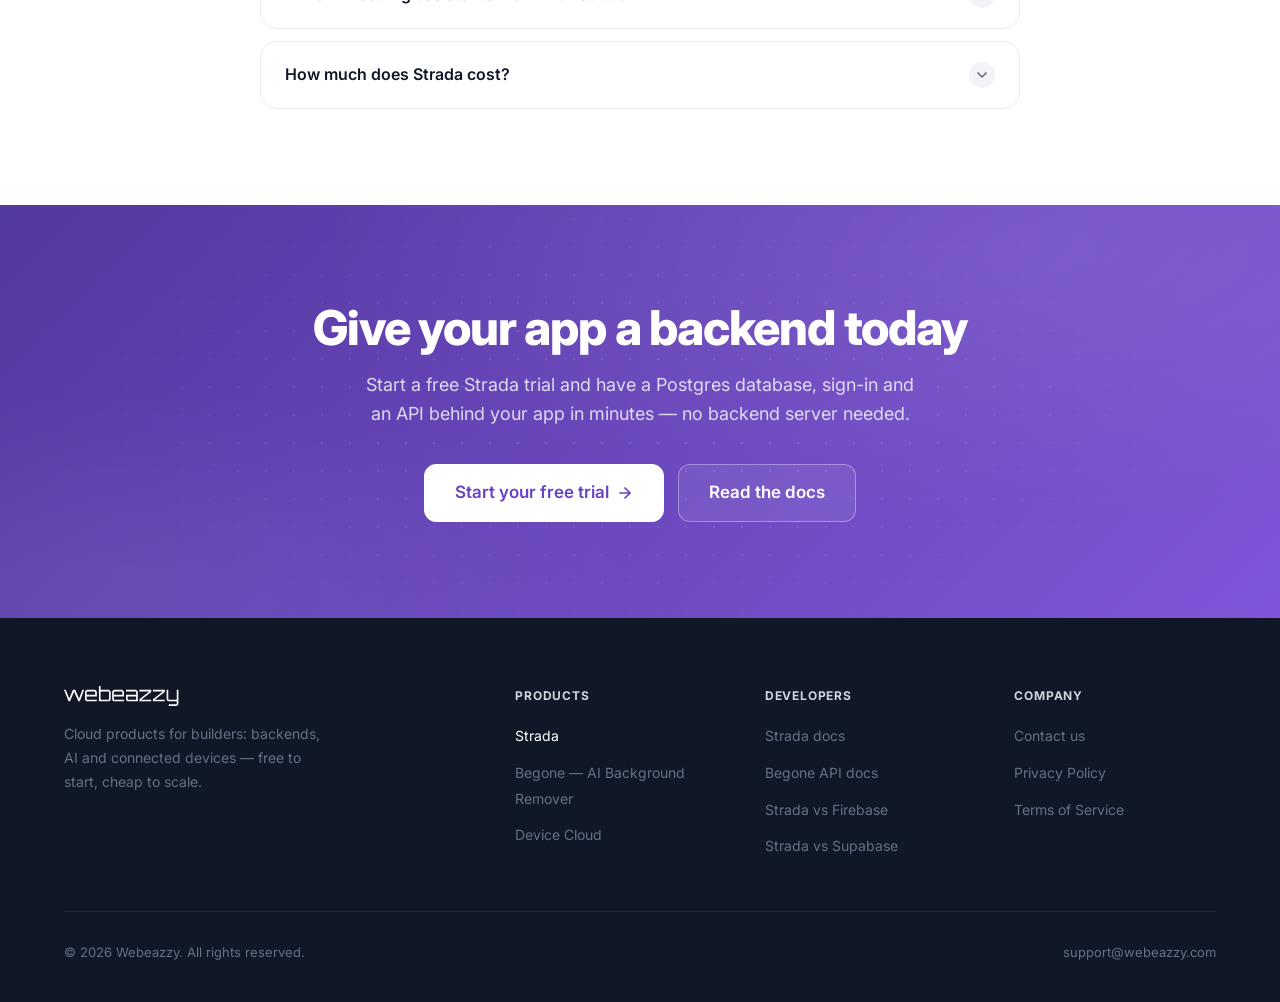
<file: strada.html>
<!DOCTYPE html>
<html lang="en">

<head>
  <meta charset="UTF-8">
  <meta name="viewport" content="width=device-width, initial-scale=1.0">
  <title>Strada: Backend as a Service with Postgres &amp; Auth — Webeazzy</title>
  <meta name="description" content="Strada is a backend as a service with no backend server: a low-cost Postgres database, user sign-in and a REST API for web and mobile apps. Start a free trial.">
  <meta name="keywords" content="backend as a service, BaaS, serverless backend, database without backend, no backend server, cheap Postgres database, low-cost Postgres, hosted Postgres API, Firebase alternative, Supabase alternative, MCP database, Strada, Webeazzy">
  <meta name="author" content="Webeazzy">
  <meta name="robots" content="index, follow, max-snippet:-1, max-image-preview:large">
  <meta name="theme-color" content="#7F56D9">
  <link rel="canonical" href="https://www.webeazzy.com/strada">
  <!-- Open Graph -->
  <meta property="og:title" content="Strada: backend as a service with no backend server">
  <meta property="og:description" content="A low-cost Postgres database, user sign-in and a REST API for web and mobile apps. Your frontend calls it directly. Free trial.">
  <meta property="og:url" content="https://www.webeazzy.com/strada">
  <meta property="og:type" content="website">
  <meta property="og:site_name" content="Webeazzy">
  <meta property="og:locale" content="en_US">
  <meta property="og:image" content="https://www.webeazzy.com/og-image.png">
  <meta property="og:image:width" content="1200">
  <meta property="og:image:height" content="630">
  <meta property="og:image:alt" content="Webeazzy — One cloud for everything you build: Strada, Begone and Device Cloud">
  <!-- Twitter / X Card -->
  <meta name="twitter:card" content="summary_large_image">
  <meta name="twitter:title" content="Strada: backend as a service with no backend server">
  <meta name="twitter:description" content="A low-cost Postgres database, user sign-in and a REST API for web and mobile apps. Your frontend calls it directly. Free trial.">
  <meta name="twitter:image" content="https://www.webeazzy.com/og-image.png">
  <link rel="icon" type="image/svg+xml" href="/favicon.svg">

  <link rel="preconnect" href="https://fonts.googleapis.com">
  <link rel="preconnect" href="https://fonts.gstatic.com" crossorigin>
  <link rel="stylesheet" href="https://fonts.googleapis.com/css2?family=Inter:wght@400;500;600;700;800&display=swap">
  <link rel="stylesheet" href="/legal.css">
  <link rel="stylesheet" href="/landing.css">

  <!-- Google tag (gtag.js) -->
  <script async src="https://www.googletagmanager.com/gtag/js?id=G-SJZ92DEWT7"></script>
  <script>
    window.dataLayer = window.dataLayer || [];
    function gtag() { dataLayer.push(arguments); }
    gtag('js', new Date());
    gtag('config', 'G-SJZ92DEWT7');
  </script>

  <!-- Structured Data -->
  <script type="application/ld+json">
{
  "@context": "https://schema.org",
  "@type": "SoftwareApplication",
  "@id": "https://www.webeazzy.com/strada#software",
  "name": "Strada",
  "applicationCategory": "DeveloperApplication",
  "applicationSubCategory": "Backend as a service",
  "operatingSystem": "Web",
  "url": "https://www.webeazzy.com/strada",
  "image": "https://www.webeazzy.com/og-image.png",
  "description": "Backend as a service with no backend server: a Postgres database, user sign-in and a REST API with a JavaScript/TypeScript SDK for web and mobile apps. Settled rows move to low-cost object storage and stay queryable. Includes an MCP server for AI coding assistants.",
  "featureList": [
    "Postgres tables with relations, unique rules and indexes",
    "Email and password, Google and GitHub sign-in for your users",
    "REST API and a dependency-free JavaScript/TypeScript SDK",
    "Tables private by default, with per-user row security enforced inside Postgres",
    "Tiered tables: settled rows move to low-cost object storage and stay queryable",
    "Reports across live and archived rows",
    "Hosted MCP server for Claude Code, Cursor and GitHub Copilot"
  ],
  "offers": {
    "@type": "Offer",
    "name": "Free trial",
    "price": "0",
    "priceCurrency": "USD",
    "url": "https://strada.webeazzy.com",
    "description": "Free trial"
  },
  "publisher": {
    "@id": "https://www.webeazzy.com/#organization"
  }
}
  </script>
  <script type="application/ld+json">
{
  "@context": "https://schema.org",
  "@type": "WebPage",
  "@id": "https://www.webeazzy.com/strada#webpage",
  "url": "https://www.webeazzy.com/strada",
  "name": "Strada: Backend as a Service with Postgres & Auth — Webeazzy",
  "description": "Strada is a backend as a service with no backend server: a low-cost Postgres database, user sign-in and a REST API for web and mobile apps. Start a free trial.",
  "dateModified": "2026-10-16",
  "mainEntity": {
    "@id": "https://www.webeazzy.com/strada#software"
  },
  "isPartOf": {
    "@id": "https://www.webeazzy.com/#website"
  },
  "publisher": {
    "@id": "https://www.webeazzy.com/#organization"
  }
}
  </script>
  <script type="application/ld+json">
{
  "@context": "https://schema.org",
  "@type": "BreadcrumbList",
  "itemListElement": [
    {
      "@type": "ListItem",
      "position": 1,
      "name": "Webeazzy",
      "item": "https://www.webeazzy.com/"
    },
    {
      "@type": "ListItem",
      "position": 2,
      "name": "Strada",
      "item": "https://www.webeazzy.com/strada"
    }
  ]
}
  </script>
  <script type="application/ld+json">
{
  "@context": "https://schema.org",
  "@type": "FAQPage",
  "mainEntity": [
    {
      "@type": "Question",
      "name": "What is backend as a service?",
      "acceptedAnswer": {
        "@type": "Answer",
        "text": "Backend as a service (BaaS) gives your app the parts every backend needs, such as a database, user sign-in and an API, as a hosted service. You call it from your app instead of writing, hosting and patching a server of your own. Strada is a backend as a service built on Postgres."
      }
    },
    {
      "@type": "Question",
      "name": "Do I need a backend server to use Strada?",
      "acceptedAnswer": {
        "@type": "Answer",
        "text": "No. Your web or mobile app calls Strada directly with a publishable key. Access rules and per-user row security are enforced by Strada and by Postgres itself, so each user only sees the rows they are allowed to see. If you also run a server, it can use a secret key for full access."
      }
    },
    {
      "@type": "Question",
      "name": "Is it safe to put the publishable key in my frontend?",
      "acceptedAnswer": {
        "@type": "Answer",
        "text": "Yes. The publishable key (strada_pk_) only works from the website origins you allow, and only for what each table's access rules permit. Tables are private until you open them. The secret key (strada_sk_) has full access, belongs on servers only, and the Strada SDK refuses to run with it in a browser."
      }
    },
    {
      "@type": "Question",
      "name": "Is Strada a real Postgres database?",
      "acceptedAnswer": {
        "@type": "Answer",
        "text": "Yes. Your tables are PostgreSQL tables with typed columns, relations, unique rules and indexes, and per-user rules run as PostgreSQL row-level security. You work with them through the dashboard, the REST API, the SDK, a read-only SQL editor and the MCP server."
      }
    },
    {
      "@type": "Question",
      "name": "How does Strada stay cheap as my data grows?",
      "acceptedAnswer": {
        "@type": "Answer",
        "text": "Tables that keep growing, such as orders, bills, events and logs, can be tiered. You set a rule, for example paid orders older than three days, and settled rows move to low-cost object storage in the background with the same ids and values. The same query reads both tiers, and reports total them without downloading every row."
      }
    },
    {
      "@type": "Question",
      "name": "Is Strada a Firebase or Supabase alternative?",
      "acceptedAnswer": {
        "@type": "Answer",
        "text": "Yes. Like Firebase and Supabase, Strada gives your app a database, user sign-in and an API without a server of your own. Strada is built on Postgres and moves settled rows to low-cost storage automatically. It does not offer file storage, realtime subscriptions or serverless functions. See our Strada vs Firebase and Strada vs Supabase comparisons for details."
      }
    },
    {
      "@type": "Question",
      "name": "Can I use Strada from a mobile app?",
      "acceptedAnswer": {
        "@type": "Answer",
        "text": "Yes. The JavaScript/TypeScript SDK is a single dependency-free file, and apps on any other platform can call the same REST API over HTTPS with the publishable key and the signed-in user's access token."
      }
    },
    {
      "@type": "Question",
      "name": "Which AI coding assistants work with Strada?",
      "acceptedAnswer": {
        "@type": "Answer",
        "text": "Strada runs a hosted MCP server. The dashboard has ready-made setup for Claude Code, Cursor, VS Code with GitHub Copilot, Codex, Claude Desktop, Windsurf and Gemini CLI. Agent keys can be read-only."
      }
    },
    {
      "@type": "Question",
      "name": "How much does Strada cost?",
      "acceptedAnswer": {
        "@type": "Answer",
        "text": "You can start with a free trial. Strada's pricing is built to stay low as your data grows; email support@webeazzy.com for pricing at your volume."
      }
    }
  ]
}
  </script>
</head>

<body>

  <a class="skip-link" href="#main-content">Skip to main content</a>

  <nav class="navbar" aria-label="Main navigation">
    <div class="container">
      <div class="nav-inner">
        <a href="/" class="nav-logo" aria-label="Webeazzy home">
          <svg height="22" viewBox="0 0 647 113" fill="none" xmlns="http://www.w3.org/2000/svg" aria-hidden="true"><path d="M25.7052 86.8125L0.000145891 21.4225H9.92138L29.7639 70.1268L50.8465 21.4225H63.0226L85.4581 70.014L103.948 21.4225H113.982L89.2913 86.8125H81.2867L56.9345 32.8094L33.8225 86.8125H25.7052ZM132.591 86.8125C130.111 86.8125 127.818 86.2112 125.714 85.0086C123.684 83.7309 122.031 82.0774 120.753 80.048C119.551 77.9435 118.949 75.6511 118.949 73.1708V35.0642C118.949 32.5839 119.551 30.3291 120.753 28.2997C122.031 26.1952 123.684 24.5417 125.714 23.3391C127.818 22.0614 130.111 21.4225 132.591 21.4225H171.825C174.38 21.4225 176.673 22.0614 178.702 23.3391C180.807 24.5417 182.46 26.1952 183.663 28.2997C184.941 30.3291 185.579 32.5839 185.579 35.0642V58.7399H128.194V73.1708C128.194 74.3734 128.607 75.4256 129.434 76.3276C130.336 77.1543 131.388 77.5677 132.591 77.5677H185.579V86.8125H132.591ZM128.194 49.4951H176.222V35.0642C176.222 33.8617 175.771 32.847 174.869 32.0202C174.042 31.1183 173.028 30.6673 171.825 30.6673H132.591C131.388 30.6673 130.336 31.1183 129.434 32.0202C128.607 32.847 128.194 33.8617 128.194 35.0642V49.4951ZM197.348 86.8125V0.00166901H206.592V21.4225H250.336C252.816 21.4225 255.071 22.0614 257.101 23.3391C259.205 24.5417 260.859 26.1952 262.061 28.2997C263.339 30.3291 263.978 32.5839 263.978 35.0642V73.1708C263.978 75.6511 263.339 77.9435 262.061 80.048C260.859 82.0774 259.205 83.7309 257.101 85.0086C255.071 86.2112 252.816 86.8125 250.336 86.8125H197.348ZM211.102 77.5677H250.336C251.539 77.5677 252.553 77.1543 253.38 76.3276C254.282 75.4256 254.733 74.3734 254.733 73.1708V35.0642C254.733 33.8617 254.282 32.847 253.38 32.0202C252.553 31.1183 251.539 30.6673 250.336 30.6673H211.102C209.9 30.6673 208.847 31.1183 207.945 32.0202C207.043 32.847 206.592 33.8617 206.592 35.0642V73.1708C206.592 74.3734 207.043 75.4256 207.945 76.3276C208.847 77.1543 209.9 77.5677 211.102 77.5677ZM285.849 86.8125C283.368 86.8125 281.076 86.2112 278.972 85.0086C276.942 83.7309 275.289 82.0774 274.011 80.048C272.808 77.9435 272.207 75.6511 272.207 73.1708V35.0642C272.207 32.5839 272.808 30.3291 274.011 28.2997C275.289 26.1952 276.942 24.5417 278.972 23.3391C281.076 22.0614 283.368 21.4225 285.849 21.4225H325.083C327.638 21.4225 329.931 22.0614 331.96 23.3391C334.064 24.5417 335.718 26.1952 336.921 28.2997C338.198 30.3291 338.837 32.5839 338.837 35.0642V58.7399H281.452V73.1708C281.452 74.3734 281.865 75.4256 282.692 76.3276C283.594 77.1543 284.646 77.5677 285.849 77.5677H338.837V86.8125H285.849ZM281.452 49.4951H329.48V35.0642C329.48 33.8617 329.029 32.847 328.127 32.0202C327.3 31.1183 326.285 30.6673 325.083 30.6673H285.849C284.646 30.6673 283.594 31.1183 282.692 32.0202C281.865 32.847 281.452 33.8617 281.452 35.0642V49.4951ZM364.022 86.8125C361.541 86.8125 359.249 86.2112 357.144 85.0086C355.115 83.7309 353.462 82.0774 352.184 80.048C350.981 77.9435 350.38 75.6511 350.38 73.1708V49.4951H407.653V35.0642C407.653 33.8617 407.202 32.847 406.3 32.0202C405.473 31.1183 404.458 30.6673 403.256 30.6673H350.38V21.4225H403.256C405.811 21.4225 408.104 22.0614 410.133 23.3391C412.237 24.5417 413.891 26.1952 415.093 28.2997C416.371 30.3291 417.01 32.5839 417.01 35.0642V86.8125H364.022ZM364.022 77.5677H407.653V58.7399H359.625V73.1708C359.625 74.3734 360.038 75.4256 360.865 76.3276C361.767 77.1543 362.819 77.5677 364.022 77.5677ZM426.023 86.8125V74.1855L482.507 30.6673H426.023V21.4225H492.653V34.0496L436.17 77.5677H492.653V86.8125H426.023ZM502.542 86.8125V74.1855L559.025 30.6673H502.542V21.4225H569.172V34.0496L512.689 77.5677H569.172V86.8125H502.542ZM591.973 112.743V103.385H632.786C633.988 103.385 635.003 102.935 635.83 102.033C636.731 101.206 637.182 100.191 637.182 98.9886V86.8125H593.552C591.071 86.8125 588.779 86.2112 586.674 85.0086C584.645 83.7309 582.991 82.0774 581.714 80.048C580.511 77.9435 579.91 75.6511 579.91 73.1708V21.648H589.155V73.1708C589.155 74.3734 589.568 75.4256 590.395 76.3276C591.297 77.1543 592.349 77.5677 593.552 77.5677H632.786C633.988 77.5677 635.003 77.1543 635.83 76.3276C636.731 75.4256 637.182 74.3734 637.182 73.1708V21.648H646.427V98.9886C646.427 101.544 645.826 103.836 644.623 105.866C643.421 107.97 641.767 109.624 639.663 110.826C637.633 112.104 635.341 112.743 632.786 112.743H591.973Z" fill="#101828"/></svg>
        </a>
        <ul class="nav-links">
          <li><a href="/#products">Products</a></li>
          <li><a href="/strada" aria-current="page">Strada</a></li>
          <li><a href="/background-remover">Begone</a></li>
          <li><a href="/device-cloud">Device Cloud</a></li>
          <li><a href="#faq">FAQ</a></li>
        </ul>
        <a href="https://strada.webeazzy.com" class="btn btn-primary">Start free trial</a>
      </div>
    </div>
  </nav>

  <main id="main-content">

    <!-- ═══ HERO ═══ -->
    <header class="lp-hero">
      <div class="container">
        <div class="lp-hero-grid">
          <div>
            <div class="section-badge">Strada · Backend as a service</div>
            <h1>The backend for your app, <span class="grad">without a backend server</span></h1>
            <p class="lp-lead">Strada gives your web or mobile app a <strong>real Postgres database, user sign-in and a ready-made REST API</strong>. Your frontend calls it directly, rows are private by default, and data that keeps piling up moves to low-cost storage — so it stays cheap as you grow.</p>
            <div class="lp-ctas">
              <a href="https://strada.webeazzy.com" class="btn btn-primary btn-lg">
                Start your free trial
                <svg width="16" height="16" viewBox="0 0 16 16" fill="none" aria-hidden="true"><path d="M3 8h10M8 3l5 5-5 5" stroke="currentColor" stroke-width="1.7" stroke-linecap="round" stroke-linejoin="round"/></svg>
              </a>
              <a href="https://strada.webeazzy.com/docs" class="btn btn-outline btn-lg">Read the docs</a>
            </div>
            <div class="lp-note">
              <span>Free trial</span>
              <span>No server to run</span>
              <span>Works with any web or mobile app</span>
            </div>
          </div>

          <div class="panel-stack" aria-hidden="true">
            <div class="panel">
              <div class="panel-hd"><span class="panel-title">Tables</span><span class="pill">Live</span></div>
              <div class="panel-row"><b>customers</b><span class="pill purple">Own rows only</span></div>
              <div class="panel-row"><b>products</b><span class="pill gray">Public read</span></div>
              <div class="panel-row"><b>orders</b><span class="pill amber">Tiered</span></div>
              <div class="panel-row"><b>events</b><span class="pill amber">Tiered</span></div>
            </div>
            <div class="code">
              <div class="code-hd">app.ts</div>
<pre><span class="k">const</span> { data, error } = <span class="k">await</span> strada
  .<span class="f">from</span>(<span class="s">"orders"</span>)
  .<span class="f">select</span>({ tier: <span class="s">"all"</span>, limit: <span class="s">20</span> });
<span class="c">// live + archived rows, one query</span></pre>
            </div>
          </div>
        </div>
      </div>
    </header>

    <!-- ═══ WHAT YOU GET ═══ -->
    <section class="section" aria-labelledby="features-title">
      <div class="container">
        <div class="section-hd">
          <div class="section-badge">What you get</div>
          <h2 class="section-title" id="features-title">A serverless backend in one service</h2>
          <p class="section-sub">Everything a typical app backend does — store data, sign users in, check who may see what — handled for you, behind one API.</p>
        </div>
        <div class="cards">
          <article class="card">
            <div class="card-icon" aria-hidden="true">
              <svg width="22" height="22" viewBox="0 0 24 24" fill="none"><ellipse cx="12" cy="5.5" rx="7.5" ry="3" stroke="currentColor" stroke-width="1.8"/><path d="M4.5 5.5v6.5c0 1.7 3.4 3 7.5 3s7.5-1.3 7.5-3V5.5M4.5 12v6.5c0 1.7 3.4 3 7.5 3s7.5-1.3 7.5-3V12" stroke="currentColor" stroke-width="1.8"/></svg>
            </div>
            <h3>A real Postgres database</h3>
            <p>Create tables in the dashboard with typed columns, relations, unique rules and indexes. Import and export CSV, and run read-only SQL.</p>
          </article>
          <article class="card">
            <div class="card-icon" aria-hidden="true">
              <svg width="22" height="22" viewBox="0 0 24 24" fill="none"><circle cx="12" cy="8" r="3.5" stroke="currentColor" stroke-width="1.8"/><path d="M5 20c.9-3.6 3.7-5.5 7-5.5s6.1 1.9 7 5.5" stroke="currentColor" stroke-width="1.8" stroke-linecap="round"/></svg>
            </div>
            <h3>Sign-in for your users</h3>
            <p>Email and password, Google and GitHub sign-in. Short-lived sessions with single-use refresh tokens, and roles for staff or admins.</p>
          </article>
          <article class="card">
            <div class="card-icon" aria-hidden="true">
              <svg width="22" height="22" viewBox="0 0 24 24" fill="none"><path d="M8 7l-5 5 5 5M16 7l5 5-5 5M13.5 4l-3 16" stroke="currentColor" stroke-width="1.8" stroke-linecap="round" stroke-linejoin="round"/></svg>
            </div>
            <h3>REST API and SDK</h3>
            <p>Query, insert, update and delete over HTTPS, or use the JavaScript/TypeScript SDK — one dependency-free file. Calls return <code>{ data, error }</code> and never throw.</p>
          </article>
          <article class="card">
            <div class="card-icon" aria-hidden="true">
              <svg width="22" height="22" viewBox="0 0 24 24" fill="none"><rect x="5" y="10.5" width="14" height="10" rx="2" stroke="currentColor" stroke-width="1.8"/><path d="M8.5 10.5V7.5a3.5 3.5 0 017 0v3" stroke="currentColor" stroke-width="1.8"/></svg>
            </div>
            <h3>Private by default</h3>
            <p>Tables start locked. Open them with plain-language rules — public read, signed-in users, or only their own rows — enforced inside Postgres.</p>
          </article>
          <article class="card">
            <div class="card-icon" aria-hidden="true">
              <svg width="22" height="22" viewBox="0 0 24 24" fill="none"><path d="M4 6l6 6 3.5-3.5L20 15" stroke="currentColor" stroke-width="1.8" stroke-linecap="round" stroke-linejoin="round"/><path d="M15 15h5v-5" stroke="currentColor" stroke-width="1.8" stroke-linecap="round" stroke-linejoin="round"/></svg>
            </div>
            <h3>Cheaper as data grows</h3>
            <p>Orders, bills, events and logs that keep piling up move to low-cost object storage on their own — and stay queryable through the same API.</p>
          </article>
          <article class="card">
            <div class="card-icon" aria-hidden="true">
              <svg width="22" height="22" viewBox="0 0 24 24" fill="none"><path d="M12 3l1.7 4.7L18.4 9.4l-4.7 1.7L12 15.8l-1.7-4.7L5.6 9.4l4.7-1.7L12 3zM18 14.5l.8 2.2 2.2.8-2.2.8-.8 2.2-.8-2.2-2.2-.8 2.2-.8.8-2.2z" stroke="currentColor" stroke-width="1.6" stroke-linejoin="round"/></svg>
            </div>
            <h3>Built for AI coding</h3>
            <p>Claude Code, Cursor and GitHub Copilot can create tables, set access rules and connect your app through Strada's hosted MCP server.</p>
          </article>
        </div>
      </div>
    </section>

    <!-- ═══ HOW IT WORKS ═══ -->
    <section class="section section-alt" id="how-it-works" aria-labelledby="hiw-title">
      <div class="container">
        <div class="section-hd">
          <div class="section-badge">How it works</div>
          <h2 class="section-title" id="hiw-title">A database without a backend — safely</h2>
          <p class="section-sub">Your app talks to Strada straight from the browser or phone. Two keys and rules inside Postgres keep each user to their own data.</p>
        </div>
        <div class="steps">
          <div class="step">
            <h3>Create your tables</h3>
            <p>Add tables in the dashboard, or let your AI assistant do it over MCP. Every table gets a server-generated <code>id</code> and starts private.</p>
          </div>
          <div class="step">
            <h3>Choose who can see what</h3>
            <p>Pick a rule per table: public read, any signed-in user, or only each user's own rows. Add your site to the allowed origins.</p>
          </div>
          <div class="step">
            <h3>Call it from your app</h3>
            <p>Use the publishable key (<code>strada_pk_</code>) in browser or app code. The secret key (<code>strada_sk_</code>) stays on servers — the SDK refuses to run with it in a browser.</p>
          </div>
        </div>
        <div class="callout">
          <div class="card-icon" aria-hidden="true">
            <svg width="22" height="22" viewBox="0 0 24 24" fill="none"><path d="M12 3l7 3v5.5c0 4.4-3 8-7 9.5-4-1.5-7-5.1-7-9.5V6l7-3z" stroke="currentColor" stroke-width="1.8" stroke-linejoin="round"/><path d="M9 12l2 2 4-4.5" stroke="currentColor" stroke-width="1.8" stroke-linecap="round" stroke-linejoin="round"/></svg>
          </div>
          <div>
            <h3>Row security runs inside Postgres, not just in the API</h3>
            <p>On an "own rows only" table, Strada fills in the owner column on insert and refuses attempts to change it. The API filters every query, and Postgres enforces it too: signed-in requests run as a restricted database role with a row-level security policy, so even an unfiltered query cannot read another user's rows.</p>
          </div>
        </div>
      </div>
    </section>

    <!-- ═══ CHEAPER AS DATA GROWS ═══ -->
    <section class="section" id="low-cost-storage" aria-labelledby="tier-title">
      <div class="container">
        <div class="split">
          <div class="split-copy">
            <div class="section-badge">Low-cost Postgres</div>
            <h2 class="section-title" id="tier-title">Stop paying database prices for your history</h2>
            <p class="section-sub">Most apps have a few tables that only grow: orders, bills, events, logs. Strada keeps the rows that still change in Postgres and moves settled ones to low-cost object storage — automatically, by a rule you set. That is how Strada stays a cheap Postgres database as your app grows.</p>
            <ul class="check-list">
              <li><strong>You set the rule.</strong> For example, "paid orders older than 3 days". A background mover handles the rest, in batches, without duplicating rows.</li>
              <li><strong>One query reads both.</strong> <code>select({ tier: "all" })</code> merges live and archived rows into one sorted, paged result.</li>
              <li><strong>Reports without downloads.</strong> Count, sum, average, minimum or maximum per day, week, month or year across both tiers.</li>
              <li><strong>Same rules, same ids.</strong> Archived rows keep their ids and the table's access rules, and can be moved back if you need to edit them.</li>
            </ul>
          </div>
          <div class="tiers" aria-hidden="true">
            <div class="tier live">
              <div class="tier-hd"><b>Postgres</b><span class="pill purple">Live rows</span></div>
              <p>Rows that still change: open orders, users, settings, stock.</p>
              <div class="tier-rows"><span>order #4821 · open</span><span>order #4822 · open</span><span>order #4823 · paid today</span></div>
            </div>
            <div class="tier-arrow">
              <svg width="20" height="20" viewBox="0 0 20 20" fill="none"><path d="M10 3v14M5 12l5 5 5-5" stroke="currentColor" stroke-width="1.8" stroke-linecap="round" stroke-linejoin="round"/></svg>
              Settled rows move on their own
            </div>
            <div class="tier">
              <div class="tier-hd"><b>Object storage</b><span class="pill gray">Archived rows</span></div>
              <p>Paid orders and old events, kept at low-cost storage prices.</p>
              <div class="tier-rows"><span>order #1 … #4790 · paid</span><span>events · last year</span></div>
            </div>
            <div class="tier-query"><span><span class="k">await</span> strada.from(<span class="s">"orders"</span>).report({ measure: <span class="s">"sum"</span>, column: <span class="s">"total"</span> })</span></div>
          </div>
        </div>
      </div>
    </section>

    <!-- ═══ MCP ═══ -->
    <section class="section section-alt" id="mcp" aria-labelledby="mcp-title">
      <div class="container">
        <div class="split">
          <div class="split-copy">
            <div class="section-badge">MCP for AI coding assistants</div>
            <h2 class="section-title" id="mcp-title">Let your AI assistant build the backend</h2>
            <p class="section-sub">Strada runs a hosted MCP server. Create an agent key on your project's AI agents page — read-only if you prefer — and paste the setup into your assistant. It can then create tables, add columns, indexes and relations, set access rules and allowed origins, turn on sign-in, tier a growing table and query data, before writing your app code against it.</p>
            <div class="chips" aria-label="Assistants with ready-made setup">
              <span class="chip">Claude Code</span>
              <span class="chip">Cursor</span>
              <span class="chip">GitHub Copilot (VS Code)</span>
              <span class="chip">Codex</span>
              <span class="chip">Windsurf</span>
              <span class="chip">Gemini CLI</span>
              <span class="chip">Claude Desktop</span>
            </div>
          </div>
          <div>
            <div class="code">
              <div class="code-hd">terminal</div>
<pre><span class="c"># Connect Claude Code to your Strada project</span>
claude mcp add --transport http strada \
  https://strada.webeazzy.com/v1/mcp \
  --header <span class="s">"Authorization: Bearer $STRADA_AGENT_KEY"</span></pre>
            </div>
            <p class="code-caption">Agent keys are only for the MCP connection and never go into app code. Coding agents can also read the guide at <a href="https://strada.webeazzy.com/llms.txt">strada.webeazzy.com/llms.txt</a>.</p>
          </div>
        </div>
      </div>
    </section>

    <!-- ═══ CODE ═══ -->
    <section class="section" id="code" aria-labelledby="code-title">
      <div class="container">
        <div class="split">
          <div class="split-copy">
            <div class="section-badge">Developer experience</div>
            <h2 class="section-title" id="code-title">A few lines from sign-in to data</h2>
            <p class="section-sub">Download the SDK as one file, create a client with your project ID and publishable key, and start reading and writing rows. Signed-in users automatically get only what the table's rules allow.</p>
            <ul class="check-list">
              <li>TypeScript and plain JavaScript versions</li>
              <li>Filters, sorting and paging on every select</li>
              <li>Prefer plain HTTP? Send <code>X-Strada-Key</code> to the REST API from any language.</li>
            </ul>
            <div class="lp-ctas">
              <a href="https://strada.webeazzy.com/docs" class="btn btn-outline">Read the SDK docs</a>
            </div>
          </div>
          <div class="code">
            <div class="code-hd">todos.ts</div>
<pre><span class="k">import</span> { createClient } <span class="k">from</span> <span class="s">"./lib/strada"</span>;

<span class="k">const</span> strada = <span class="f">createClient</span>(
  <span class="s">"https://strada.webeazzy.com"</span>,
  <span class="s">"YOUR_PROJECT_ID"</span>,
  <span class="k">import</span>.meta.env.VITE_STRADA_PUBLISHABLE_KEY,
);

<span class="c">// Sign the user in</span>
<span class="k">await</span> strada.auth.<span class="f">signIn</span>({ email, password });

<span class="c">// Only this user's rows come back</span>
<span class="k">const</span> { data: todos, error } = <span class="k">await</span> strada
  .<span class="f">from</span>(<span class="s">"todos"</span>)
  .<span class="f">select</span>({
    filters: [
      { column: <span class="s">"done"</span>, operator: <span class="s">"eq"</span>, value: <span class="k">false</span> },
    ],
    sort: [{ column: <span class="s">"title"</span> }],
    limit: <span class="s">20</span>,
  });

<span class="k">await</span> strada.<span class="f">from</span>(<span class="s">"todos"</span>).<span class="f">insert</span>([
  { title: <span class="s">"Buy milk"</span>, done: <span class="k">false</span> },
]);</pre>
          </div>
        </div>
      </div>
    </section>

    <!-- ═══ COMPARE ═══ -->
    <section class="section section-alt" aria-labelledby="compare-title">
      <div class="container">
        <div class="section-hd">
          <div class="section-badge">Compare</div>
          <h2 class="section-title" id="compare-title">Looking for a Firebase or Supabase alternative?</h2>
          <p class="section-sub">Strada covers the same core — database, sign-in, API — on Postgres, with low-cost storage for data that keeps growing. See an honest side-by-side.</p>
        </div>
        <div class="cards two">
          <a class="card" href="/strada-vs-firebase">
            <h3>Strada vs Firebase</h3>
            <p>Postgres tables and plain-language rules compared with Firestore's NoSQL documents and Security Rules — and when Firebase is the better pick.</p>
            <span class="card-link">Read the comparison →</span>
          </a>
          <a class="card" href="/strada-vs-supabase">
            <h3>Strada vs Supabase</h3>
            <p>Both run on Postgres. How rules, storage costs for growing tables and the wider feature set differ — and when Supabase is the better pick.</p>
            <span class="card-link">Read the comparison →</span>
          </a>
        </div>
      </div>
    </section>

    <!-- ═══ FAQ ═══ -->
    <section class="section" id="faq" aria-labelledby="faq-title">
      <div class="container">
        <div class="section-hd">
          <div class="section-badge">Questions</div>
          <h2 class="section-title" id="faq-title">Strada FAQ</h2>
        </div>
        <div class="faq-list">
          <details class="faq-item">
            <summary>What is backend as a service?</summary>
            <div class="faq-a"><p>Backend as a service (BaaS) gives your app the parts every backend needs, such as a database, user sign-in and an API, as a hosted service. You call it from your app instead of writing, hosting and patching a server of your own. Strada is a backend as a service built on Postgres.</p></div>
          </details>
          <details class="faq-item">
            <summary>Do I need a backend server to use Strada?</summary>
            <div class="faq-a"><p>No. Your web or mobile app calls Strada directly with a publishable key. Access rules and per-user row security are enforced by Strada and by Postgres itself, so each user only sees the rows they are allowed to see. If you also run a server, it can use a secret key for full access.</p></div>
          </details>
          <details class="faq-item">
            <summary>Is it safe to put the publishable key in my frontend?</summary>
            <div class="faq-a"><p>Yes. The publishable key (<code>strada_pk_</code>) only works from the website origins you allow, and only for what each table's access rules permit. Tables are private until you open them. The secret key (<code>strada_sk_</code>) has full access, belongs on servers only, and the Strada SDK refuses to run with it in a browser.</p></div>
          </details>
          <details class="faq-item">
            <summary>Is Strada a real Postgres database?</summary>
            <div class="faq-a"><p>Yes. Your tables are PostgreSQL tables with typed columns, relations, unique rules and indexes, and per-user rules run as PostgreSQL row-level security. You work with them through the dashboard, the REST API, the SDK, a read-only SQL editor and the MCP server.</p></div>
          </details>
          <details class="faq-item">
            <summary>How does Strada stay cheap as my data grows?</summary>
            <div class="faq-a"><p>Tables that keep growing, such as orders, bills, events and logs, can be tiered. You set a rule, for example paid orders older than three days, and settled rows move to low-cost object storage in the background with the same ids and values. The same query reads both tiers, and reports total them without downloading every row.</p></div>
          </details>
          <details class="faq-item">
            <summary>Is Strada a Firebase or Supabase alternative?</summary>
            <div class="faq-a"><p>Yes. Like Firebase and Supabase, Strada gives your app a database, user sign-in and an API without a server of your own. Strada is built on Postgres and moves settled rows to low-cost storage automatically. It does not offer file storage, realtime subscriptions or serverless functions. See our <a href="/strada-vs-firebase">Strada vs Firebase</a> and <a href="/strada-vs-supabase">Strada vs Supabase</a> comparisons for details.</p></div>
          </details>
          <details class="faq-item">
            <summary>Can I use Strada from a mobile app?</summary>
            <div class="faq-a"><p>Yes. The JavaScript/TypeScript SDK is a single dependency-free file, and apps on any other platform can call the same REST API over HTTPS with the publishable key and the signed-in user's access token.</p></div>
          </details>
          <details class="faq-item">
            <summary>Which AI coding assistants work with Strada?</summary>
            <div class="faq-a"><p>Strada runs a hosted MCP server. The dashboard has ready-made setup for Claude Code, Cursor, VS Code with GitHub Copilot, Codex, Claude Desktop, Windsurf and Gemini CLI. Agent keys can be read-only.</p></div>
          </details>
          <details class="faq-item">
            <summary>How much does Strada cost?</summary>
            <div class="faq-a"><p>You can start with a free trial. Strada's pricing is built to stay low as your data grows; email <a href="mailto:support@webeazzy.com">support@webeazzy.com</a> for pricing at your volume.</p></div>
          </details>
        </div>
      </div>
    </section>

    <!-- ═══ CTA ═══ -->
    <section class="cta-banner" aria-labelledby="cta-title">
      <div class="container">
        <div class="cta-inner">
          <h2 id="cta-title">Give your app a backend today</h2>
          <p>Start a free Strada trial and have a Postgres database, sign-in and an API behind your app in minutes — no backend server needed.</p>
          <div class="cta-btns">
            <a href="https://strada.webeazzy.com" class="btn btn-white btn-xl">
              Start your free trial
              <svg width="16" height="16" viewBox="0 0 16 16" fill="none" aria-hidden="true"><path d="M3 8h10M8 3l5 5-5 5" stroke="currentColor" stroke-width="1.7" stroke-linecap="round" stroke-linejoin="round"/></svg>
            </a>
            <a href="https://strada.webeazzy.com/docs" class="btn btn-outline-white btn-xl">Read the docs</a>
          </div>
        </div>
      </div>
    </section>

  </main>

  <footer class="footer">
    <div class="container">
      <div class="footer-grid">
        <div class="footer-brand">
          <div class="footer-brand-logo">
            <svg height="20" viewBox="0 0 647 113" fill="none" xmlns="http://www.w3.org/2000/svg" aria-hidden="true"><path d="M25.7052 86.8125L0.000145891 21.4225H9.92138L29.7639 70.1268L50.8465 21.4225H63.0226L85.4581 70.014L103.948 21.4225H113.982L89.2913 86.8125H81.2867L56.9345 32.8094L33.8225 86.8125H25.7052ZM132.591 86.8125C130.111 86.8125 127.818 86.2112 125.714 85.0086C123.684 83.7309 122.031 82.0774 120.753 80.048C119.551 77.9435 118.949 75.6511 118.949 73.1708V35.0642C118.949 32.5839 119.551 30.3291 120.753 28.2997C122.031 26.1952 123.684 24.5417 125.714 23.3391C127.818 22.0614 130.111 21.4225 132.591 21.4225H171.825C174.38 21.4225 176.673 22.0614 178.702 23.3391C180.807 24.5417 182.46 26.1952 183.663 28.2997C184.941 30.3291 185.579 32.5839 185.579 35.0642V58.7399H128.194V73.1708C128.194 74.3734 128.607 75.4256 129.434 76.3276C130.336 77.1543 131.388 77.5677 132.591 77.5677H185.579V86.8125H132.591ZM128.194 49.4951H176.222V35.0642C176.222 33.8617 175.771 32.847 174.869 32.0202C174.042 31.1183 173.028 30.6673 171.825 30.6673H132.591C131.388 30.6673 130.336 31.1183 129.434 32.0202C128.607 32.847 128.194 33.8617 128.194 35.0642V49.4951ZM197.348 86.8125V0.00166901H206.592V21.4225H250.336C252.816 21.4225 255.071 22.0614 257.101 23.3391C259.205 24.5417 260.859 26.1952 262.061 28.2997C263.339 30.3291 263.978 32.5839 263.978 35.0642V73.1708C263.978 75.6511 263.339 77.9435 262.061 80.048C260.859 82.0774 259.205 83.7309 257.101 85.0086C255.071 86.2112 252.816 86.8125 250.336 86.8125H197.348ZM211.102 77.5677H250.336C251.539 77.5677 252.553 77.1543 253.38 76.3276C254.282 75.4256 254.733 74.3734 254.733 73.1708V35.0642C254.733 33.8617 254.282 32.847 253.38 32.0202C252.553 31.1183 251.539 30.6673 250.336 30.6673H211.102C209.9 30.6673 208.847 31.1183 207.945 32.0202C207.043 32.847 206.592 33.8617 206.592 35.0642V73.1708C206.592 74.3734 207.043 75.4256 207.945 76.3276C208.847 77.1543 209.9 77.5677 211.102 77.5677ZM285.849 86.8125C283.368 86.8125 281.076 86.2112 278.972 85.0086C276.942 83.7309 275.289 82.0774 274.011 80.048C272.808 77.9435 272.207 75.6511 272.207 73.1708V35.0642C272.207 32.5839 272.808 30.3291 274.011 28.2997C275.289 26.1952 276.942 24.5417 278.972 23.3391C281.076 22.0614 283.368 21.4225 285.849 21.4225H325.083C327.638 21.4225 329.931 22.0614 331.96 23.3391C334.064 24.5417 335.718 26.1952 336.921 28.2997C338.198 30.3291 338.837 32.5839 338.837 35.0642V58.7399H281.452V73.1708C281.452 74.3734 281.865 75.4256 282.692 76.3276C283.594 77.1543 284.646 77.5677 285.849 77.5677H338.837V86.8125H285.849ZM281.452 49.4951H329.48V35.0642C329.48 33.8617 329.029 32.847 328.127 32.0202C327.3 31.1183 326.285 30.6673 325.083 30.6673H285.849C284.646 30.6673 283.594 31.1183 282.692 32.0202C281.865 32.847 281.452 33.8617 281.452 35.0642V49.4951ZM364.022 86.8125C361.541 86.8125 359.249 86.2112 357.144 85.0086C355.115 83.7309 353.462 82.0774 352.184 80.048C350.981 77.9435 350.38 75.6511 350.38 73.1708V49.4951H407.653V35.0642C407.653 33.8617 407.202 32.847 406.3 32.0202C405.473 31.1183 404.458 30.6673 403.256 30.6673H350.38V21.4225H403.256C405.811 21.4225 408.104 22.0614 410.133 23.3391C412.237 24.5417 413.891 26.1952 415.093 28.2997C416.371 30.3291 417.01 32.5839 417.01 35.0642V86.8125H364.022ZM364.022 77.5677H407.653V58.7399H359.625V73.1708C359.625 74.3734 360.038 75.4256 360.865 76.3276C361.767 77.1543 362.819 77.5677 364.022 77.5677ZM426.023 86.8125V74.1855L482.507 30.6673H426.023V21.4225H492.653V34.0496L436.17 77.5677H492.653V86.8125H426.023ZM502.542 86.8125V74.1855L559.025 30.6673H502.542V21.4225H569.172V34.0496L512.689 77.5677H569.172V86.8125H502.542ZM591.973 112.743V103.385H632.786C633.988 103.385 635.003 102.935 635.83 102.033C636.731 101.206 637.182 100.191 637.182 98.9886V86.8125H593.552C591.071 86.8125 588.779 86.2112 586.674 85.0086C584.645 83.7309 582.991 82.0774 581.714 80.048C580.511 77.9435 579.91 75.6511 579.91 73.1708V21.648H589.155V73.1708C589.155 74.3734 589.568 75.4256 590.395 76.3276C591.297 77.1543 592.349 77.5677 593.552 77.5677H632.786C633.988 77.5677 635.003 77.1543 635.83 76.3276C636.731 75.4256 637.182 74.3734 637.182 73.1708V21.648H646.427V98.9886C646.427 101.544 645.826 103.836 644.623 105.866C643.421 107.97 641.767 109.624 639.663 110.826C637.633 112.104 635.341 112.743 632.786 112.743H591.973Z" fill="#fff"/></svg>
          </div>
          <p>Cloud products for builders: backends, AI and connected devices — free to start, cheap to scale.</p>
        </div>
        <div>
          <div class="footer-col-title">Products</div>
          <ul class="footer-links">
            <li><a href="/strada" aria-current="page">Strada</a></li>
            <li><a href="/background-remover">Begone — AI Background Remover</a></li>
            <li><a href="/device-cloud">Device Cloud</a></li>
          </ul>
        </div>
        <div>
          <div class="footer-col-title">Developers</div>
          <ul class="footer-links">
            <li><a href="https://strada.webeazzy.com/docs">Strada docs</a></li>
            <li><a href="https://begone.webeazzy.com/docs">Begone API docs</a></li>
            <li><a href="/strada-vs-firebase">Strada vs Firebase</a></li>
            <li><a href="/strada-vs-supabase">Strada vs Supabase</a></li>
          </ul>
        </div>
        <div>
          <div class="footer-col-title">Company</div>
          <ul class="footer-links">
            <li><a href="mailto:support@webeazzy.com">Contact us</a></li>
            <li><a href="/privacy">Privacy Policy</a></li>
            <li><a href="/terms">Terms of Service</a></li>
          </ul>
        </div>
      </div>
      <div class="footer-bottom">
        <span>© 2026 Webeazzy. All rights reserved.</span>
        <a href="mailto:support@webeazzy.com">support@webeazzy.com</a>
      </div>
    </div>
  </footer>

</body>
</html>
</file>
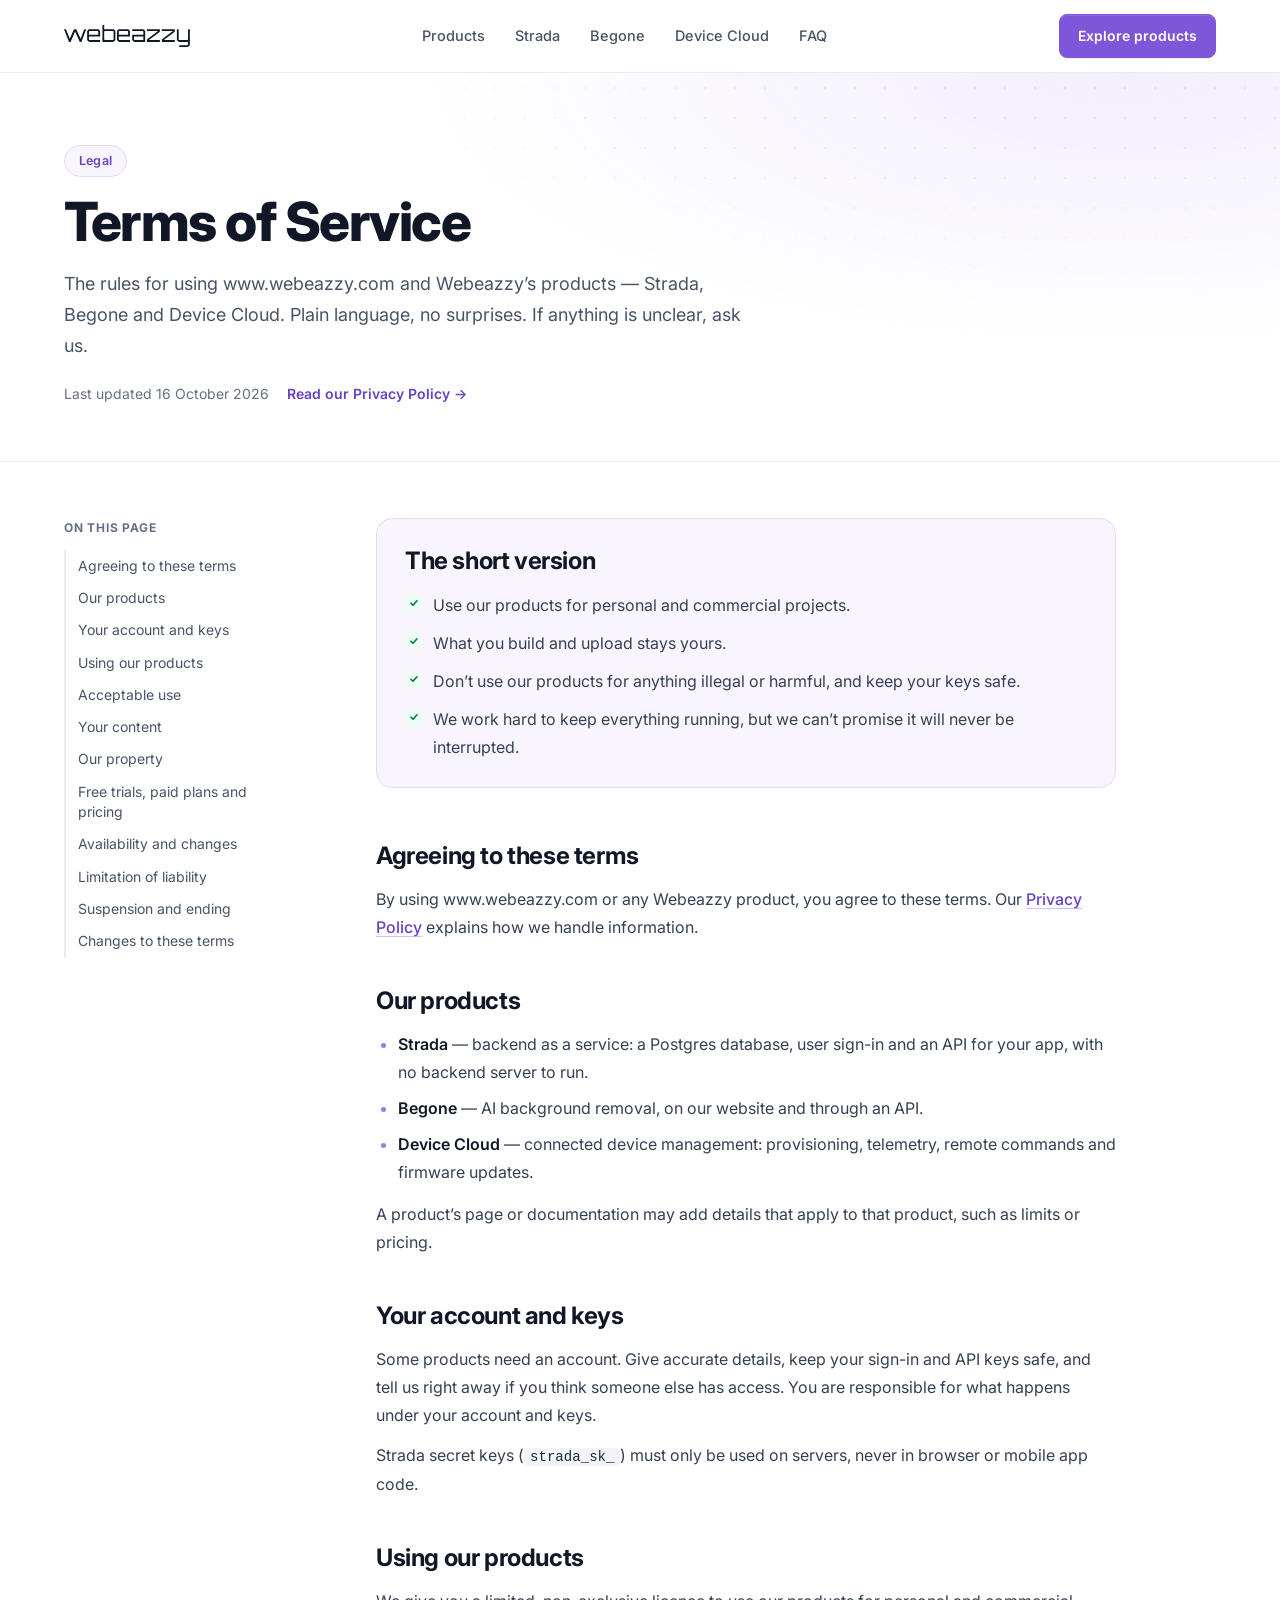
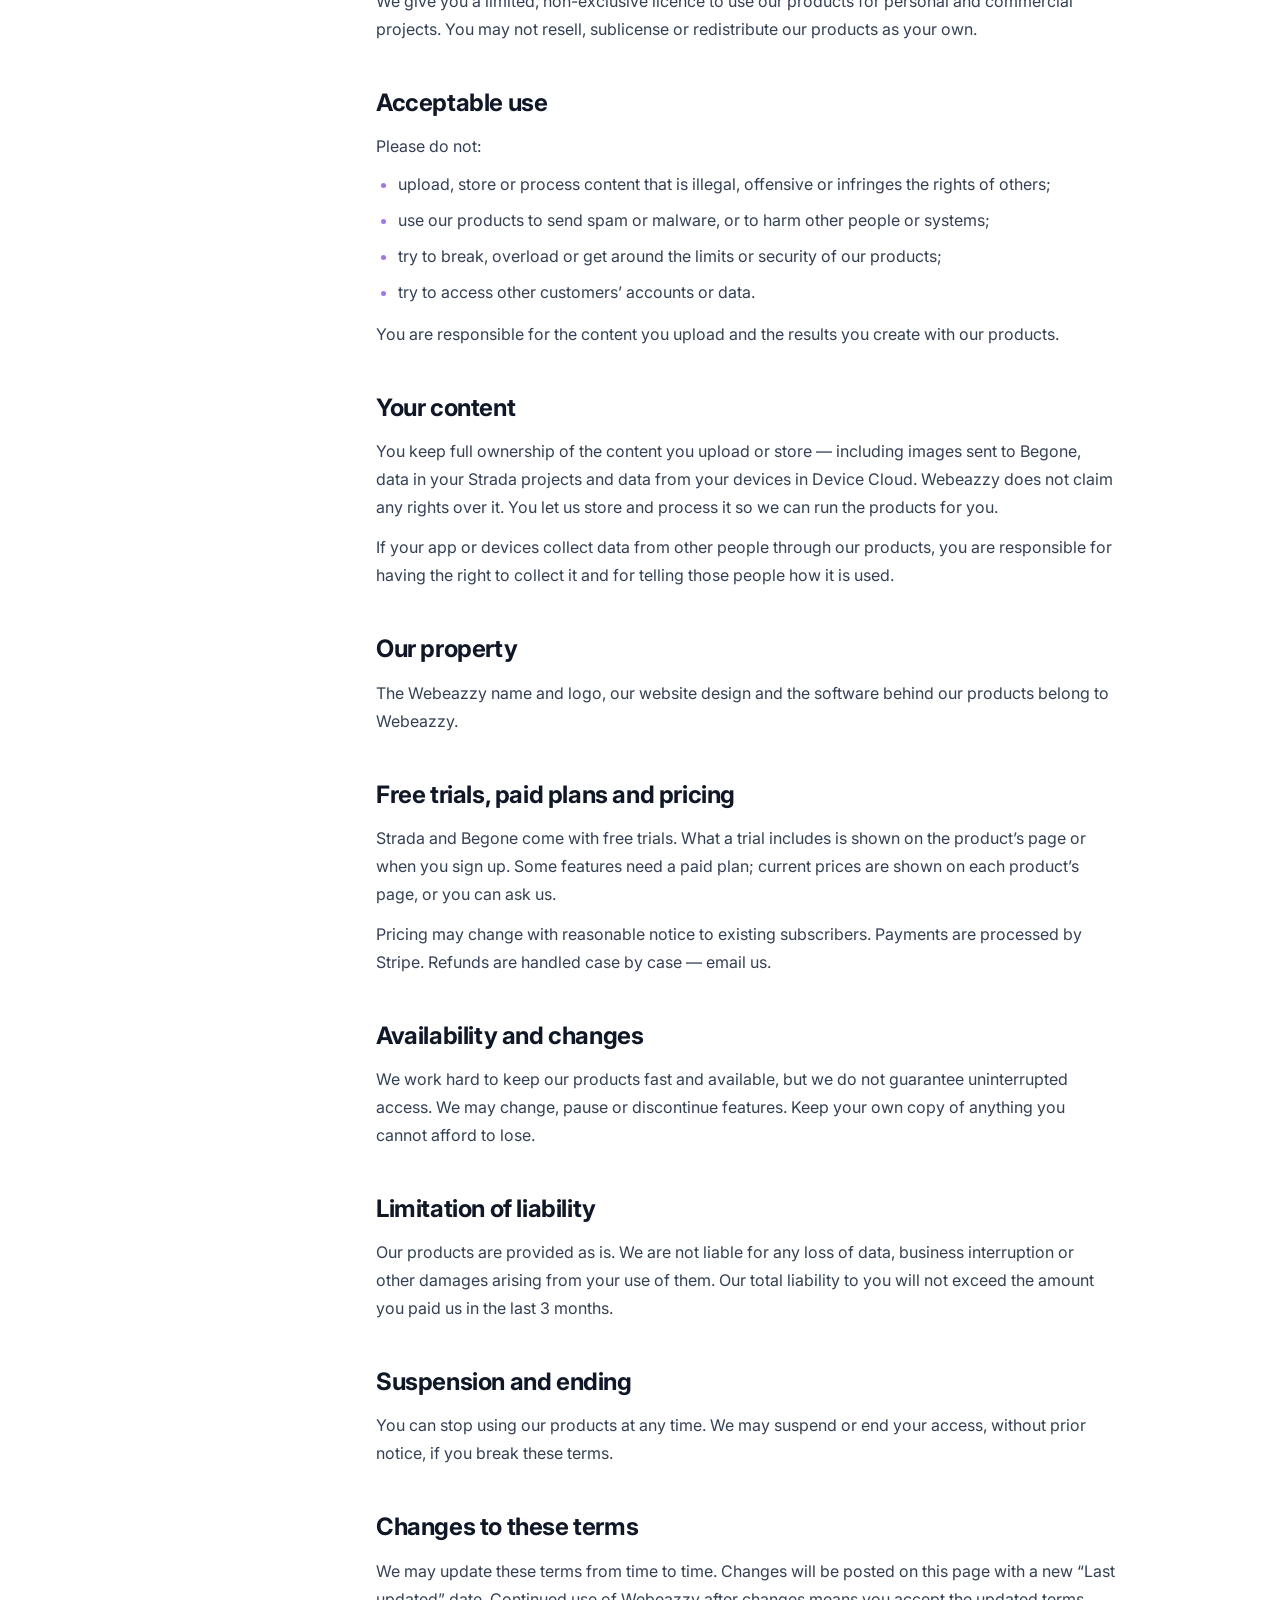
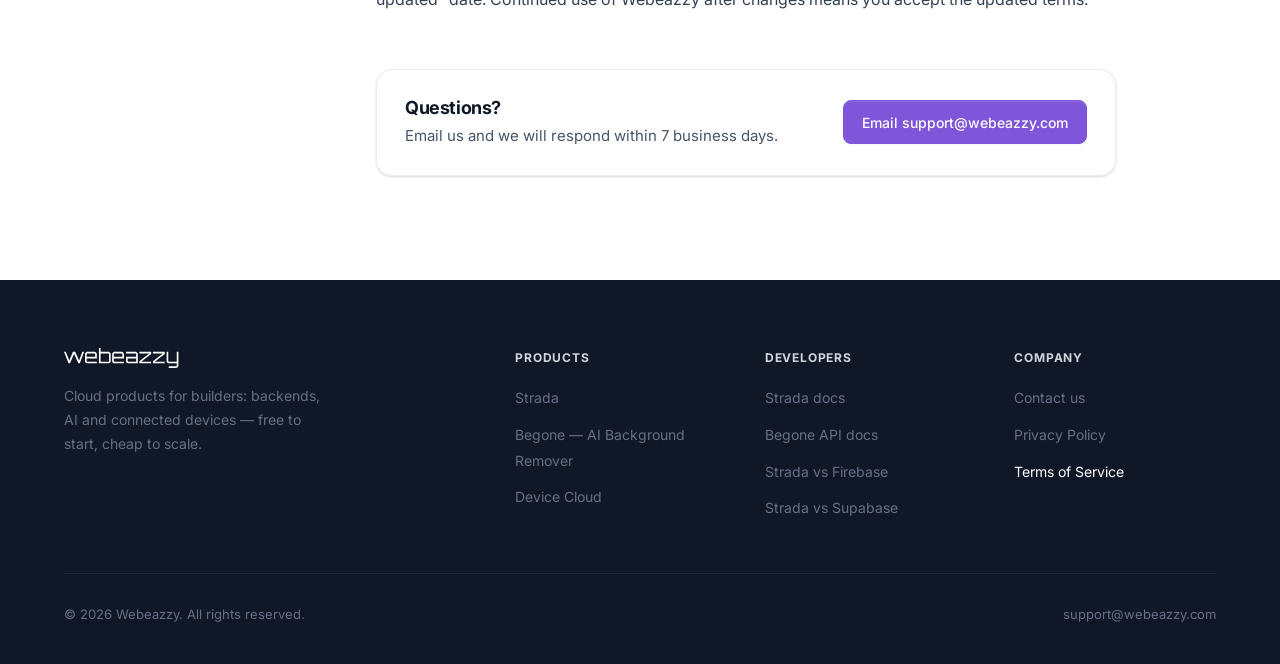
<file: terms.html>
<!DOCTYPE html>
<html lang="en">

<head>
  <meta charset="UTF-8">
  <meta name="viewport" content="width=device-width, initial-scale=1.0">
  <title>Terms of Service — Webeazzy</title>
  <meta name="description" content="The terms for using www.webeazzy.com and Webeazzy's products: Strada, Begone and Device Cloud. Plain language, no surprises.">
  <meta name="author" content="Webeazzy">
  <meta name="robots" content="index, follow, max-image-preview:large">
  <meta name="theme-color" content="#7F56D9">
  <link rel="canonical" href="https://www.webeazzy.com/terms">
  <!-- Open Graph -->
  <meta property="og:title" content="Terms of Service — Webeazzy">
  <meta property="og:description" content="The terms for using www.webeazzy.com and Webeazzy's products: Strada, Begone and Device Cloud. Plain language, no surprises.">
  <meta property="og:url" content="https://www.webeazzy.com/terms">
  <meta property="og:type" content="website">
  <meta property="og:site_name" content="Webeazzy">
  <meta property="og:locale" content="en_US">
  <meta property="og:image" content="https://www.webeazzy.com/og-image.png">
  <meta property="og:image:width" content="1200">
  <meta property="og:image:height" content="630">
  <meta property="og:image:alt" content="Webeazzy — One cloud for everything you build: Strada, Begone and Device Cloud">
  <!-- Twitter / X Card -->
  <meta name="twitter:card" content="summary_large_image">
  <meta name="twitter:title" content="Terms of Service — Webeazzy">
  <meta name="twitter:description" content="The terms for using www.webeazzy.com and Webeazzy's products: Strada, Begone and Device Cloud. Plain language, no surprises.">
  <meta name="twitter:image" content="https://www.webeazzy.com/og-image.png">
  <link rel="icon" type="image/svg+xml" href="/favicon.svg">

  <link rel="preconnect" href="https://fonts.googleapis.com">
  <link rel="preconnect" href="https://fonts.gstatic.com" crossorigin>
  <link rel="stylesheet" href="https://fonts.googleapis.com/css2?family=Inter:wght@400;500;600;700;800&display=swap">
  <link rel="stylesheet" href="/legal.css">

  <!-- Google tag (gtag.js) -->
  <script async src="https://www.googletagmanager.com/gtag/js?id=G-SJZ92DEWT7"></script>
  <script>
    window.dataLayer = window.dataLayer || [];
    function gtag() { dataLayer.push(arguments); }
    gtag('js', new Date());
    gtag('config', 'G-SJZ92DEWT7');
  </script>

  <!-- Structured Data -->
  <script type="application/ld+json">
{
  "@context": "https://schema.org",
  "@type": "WebPage",
  "@id": "https://www.webeazzy.com/terms#webpage",
  "url": "https://www.webeazzy.com/terms",
  "name": "Terms of Service — Webeazzy",
  "description": "The terms for using www.webeazzy.com and Webeazzy's products: Strada, Begone and Device Cloud. Plain language, no surprises.",
  "dateModified": "2026-10-16",
  "isPartOf": {
    "@id": "https://www.webeazzy.com/#website"
  },
  "publisher": {
    "@id": "https://www.webeazzy.com/#organization"
  }
}
  </script>
  <script type="application/ld+json">
{
  "@context": "https://schema.org",
  "@type": "BreadcrumbList",
  "itemListElement": [
    {
      "@type": "ListItem",
      "position": 1,
      "name": "Webeazzy",
      "item": "https://www.webeazzy.com/"
    },
    {
      "@type": "ListItem",
      "position": 2,
      "name": "Terms of Service",
      "item": "https://www.webeazzy.com/terms"
    }
  ]
}
  </script>
</head>

<body>

  <a class="skip-link" href="#main-content">Skip to main content</a>

  <nav class="navbar" aria-label="Main navigation">
    <div class="container">
      <div class="nav-inner">
        <a href="/" class="nav-logo" aria-label="Webeazzy home">
          <svg height="22" viewBox="0 0 647 113" fill="none" xmlns="http://www.w3.org/2000/svg" aria-hidden="true"><path d="M25.7052 86.8125L0.000145891 21.4225H9.92138L29.7639 70.1268L50.8465 21.4225H63.0226L85.4581 70.014L103.948 21.4225H113.982L89.2913 86.8125H81.2867L56.9345 32.8094L33.8225 86.8125H25.7052ZM132.591 86.8125C130.111 86.8125 127.818 86.2112 125.714 85.0086C123.684 83.7309 122.031 82.0774 120.753 80.048C119.551 77.9435 118.949 75.6511 118.949 73.1708V35.0642C118.949 32.5839 119.551 30.3291 120.753 28.2997C122.031 26.1952 123.684 24.5417 125.714 23.3391C127.818 22.0614 130.111 21.4225 132.591 21.4225H171.825C174.38 21.4225 176.673 22.0614 178.702 23.3391C180.807 24.5417 182.46 26.1952 183.663 28.2997C184.941 30.3291 185.579 32.5839 185.579 35.0642V58.7399H128.194V73.1708C128.194 74.3734 128.607 75.4256 129.434 76.3276C130.336 77.1543 131.388 77.5677 132.591 77.5677H185.579V86.8125H132.591ZM128.194 49.4951H176.222V35.0642C176.222 33.8617 175.771 32.847 174.869 32.0202C174.042 31.1183 173.028 30.6673 171.825 30.6673H132.591C131.388 30.6673 130.336 31.1183 129.434 32.0202C128.607 32.847 128.194 33.8617 128.194 35.0642V49.4951ZM197.348 86.8125V0.00166901H206.592V21.4225H250.336C252.816 21.4225 255.071 22.0614 257.101 23.3391C259.205 24.5417 260.859 26.1952 262.061 28.2997C263.339 30.3291 263.978 32.5839 263.978 35.0642V73.1708C263.978 75.6511 263.339 77.9435 262.061 80.048C260.859 82.0774 259.205 83.7309 257.101 85.0086C255.071 86.2112 252.816 86.8125 250.336 86.8125H197.348ZM211.102 77.5677H250.336C251.539 77.5677 252.553 77.1543 253.38 76.3276C254.282 75.4256 254.733 74.3734 254.733 73.1708V35.0642C254.733 33.8617 254.282 32.847 253.38 32.0202C252.553 31.1183 251.539 30.6673 250.336 30.6673H211.102C209.9 30.6673 208.847 31.1183 207.945 32.0202C207.043 32.847 206.592 33.8617 206.592 35.0642V73.1708C206.592 74.3734 207.043 75.4256 207.945 76.3276C208.847 77.1543 209.9 77.5677 211.102 77.5677ZM285.849 86.8125C283.368 86.8125 281.076 86.2112 278.972 85.0086C276.942 83.7309 275.289 82.0774 274.011 80.048C272.808 77.9435 272.207 75.6511 272.207 73.1708V35.0642C272.207 32.5839 272.808 30.3291 274.011 28.2997C275.289 26.1952 276.942 24.5417 278.972 23.3391C281.076 22.0614 283.368 21.4225 285.849 21.4225H325.083C327.638 21.4225 329.931 22.0614 331.96 23.3391C334.064 24.5417 335.718 26.1952 336.921 28.2997C338.198 30.3291 338.837 32.5839 338.837 35.0642V58.7399H281.452V73.1708C281.452 74.3734 281.865 75.4256 282.692 76.3276C283.594 77.1543 284.646 77.5677 285.849 77.5677H338.837V86.8125H285.849ZM281.452 49.4951H329.48V35.0642C329.48 33.8617 329.029 32.847 328.127 32.0202C327.3 31.1183 326.285 30.6673 325.083 30.6673H285.849C284.646 30.6673 283.594 31.1183 282.692 32.0202C281.865 32.847 281.452 33.8617 281.452 35.0642V49.4951ZM364.022 86.8125C361.541 86.8125 359.249 86.2112 357.144 85.0086C355.115 83.7309 353.462 82.0774 352.184 80.048C350.981 77.9435 350.38 75.6511 350.38 73.1708V49.4951H407.653V35.0642C407.653 33.8617 407.202 32.847 406.3 32.0202C405.473 31.1183 404.458 30.6673 403.256 30.6673H350.38V21.4225H403.256C405.811 21.4225 408.104 22.0614 410.133 23.3391C412.237 24.5417 413.891 26.1952 415.093 28.2997C416.371 30.3291 417.01 32.5839 417.01 35.0642V86.8125H364.022ZM364.022 77.5677H407.653V58.7399H359.625V73.1708C359.625 74.3734 360.038 75.4256 360.865 76.3276C361.767 77.1543 362.819 77.5677 364.022 77.5677ZM426.023 86.8125V74.1855L482.507 30.6673H426.023V21.4225H492.653V34.0496L436.17 77.5677H492.653V86.8125H426.023ZM502.542 86.8125V74.1855L559.025 30.6673H502.542V21.4225H569.172V34.0496L512.689 77.5677H569.172V86.8125H502.542ZM591.973 112.743V103.385H632.786C633.988 103.385 635.003 102.935 635.83 102.033C636.731 101.206 637.182 100.191 637.182 98.9886V86.8125H593.552C591.071 86.8125 588.779 86.2112 586.674 85.0086C584.645 83.7309 582.991 82.0774 581.714 80.048C580.511 77.9435 579.91 75.6511 579.91 73.1708V21.648H589.155V73.1708C589.155 74.3734 589.568 75.4256 590.395 76.3276C591.297 77.1543 592.349 77.5677 593.552 77.5677H632.786C633.988 77.5677 635.003 77.1543 635.83 76.3276C636.731 75.4256 637.182 74.3734 637.182 73.1708V21.648H646.427V98.9886C646.427 101.544 645.826 103.836 644.623 105.866C643.421 107.97 641.767 109.624 639.663 110.826C637.633 112.104 635.341 112.743 632.786 112.743H591.973Z" fill="#101828"/></svg>
        </a>
        <ul class="nav-links">
          <li><a href="/#products">Products</a></li>
          <li><a href="/strada">Strada</a></li>
          <li><a href="/background-remover">Begone</a></li>
          <li><a href="/device-cloud">Device Cloud</a></li>
          <li><a href="/#faq">FAQ</a></li>
        </ul>
        <a href="/#products" class="btn btn-primary">Explore products</a>
      </div>
    </div>
  </nav>

  <main id="main-content">

    <header class="legal-hero">
      <div class="container">
        <div class="section-badge">Legal</div>
        <h1>Terms of Service</h1>
        <p class="legal-lead">The rules for using www.webeazzy.com and Webeazzy’s products — Strada, Begone and Device Cloud. Plain language, no surprises. If anything is unclear, ask us.</p>
        <div class="legal-meta">
          <span>Last updated <time datetime="2026-10-16">16 October 2026</time></span>
          <a href="/privacy">Read our Privacy Policy →</a>
        </div>
      </div>
    </header>

    <div class="container">
      <div class="legal-layout">
        <nav class="legal-toc" aria-label="On this page">
          <div class="toc-title">On this page</div>
          <ol>
            <li><a href="#agreeing-to-these-terms">Agreeing to these terms</a></li>
            <li><a href="#our-products">Our products</a></li>
            <li><a href="#your-account-and-keys">Your account and keys</a></li>
            <li><a href="#using-our-products">Using our products</a></li>
            <li><a href="#acceptable-use">Acceptable use</a></li>
            <li><a href="#your-content">Your content</a></li>
            <li><a href="#our-property">Our property</a></li>
            <li><a href="#free-trials-paid-plans-and-pricing">Free trials, paid plans and pricing</a></li>
            <li><a href="#availability-and-changes">Availability and changes</a></li>
            <li><a href="#limitation-of-liability">Limitation of liability</a></li>
            <li><a href="#suspension-and-ending">Suspension and ending</a></li>
            <li><a href="#changes-to-these-terms">Changes to these terms</a></li>
          </ol>
        </nav>

        <article class="legal-body">
          <div class="legal-summary">
            <h2>The short version</h2>
            <ul>
              <li>Use our products for personal and commercial projects.</li>
              <li>What you build and upload stays yours.</li>
              <li>Don’t use our products for anything illegal or harmful, and keep your keys safe.</li>
              <li>We work hard to keep everything running, but we can’t promise it will never be interrupted.</li>
            </ul>
          </div>

          <section id="agreeing-to-these-terms" aria-labelledby="agreeing-to-these-terms-h">
            <h2 id="agreeing-to-these-terms-h">Agreeing to these terms</h2>
<p>By using www.webeazzy.com or any Webeazzy product, you agree to these terms. Our <a href="/privacy">Privacy Policy</a> explains how we handle information.</p>
          </section>

          <section id="our-products" aria-labelledby="our-products-h">
            <h2 id="our-products-h">Our products</h2>
<ul class="list">
              <li><strong>Strada</strong> — backend as a service: a Postgres database, user sign-in and an API for your app, with no backend server to run.</li>
              <li><strong>Begone</strong> — AI background removal, on our website and through an API.</li>
              <li><strong>Device Cloud</strong> — connected device management: provisioning, telemetry, remote commands and firmware updates.</li>
            </ul>
            <p>A product’s page or documentation may add details that apply to that product, such as limits or pricing.</p>
          </section>

          <section id="your-account-and-keys" aria-labelledby="your-account-and-keys-h">
            <h2 id="your-account-and-keys-h">Your account and keys</h2>
<p>Some products need an account. Give accurate details, keep your sign-in and API keys safe, and tell us right away if you think someone else has access. You are responsible for what happens under your account and keys.</p>
            <p>Strada secret keys (<code>strada_sk_</code>) must only be used on servers, never in browser or mobile app code.</p>
          </section>

          <section id="using-our-products" aria-labelledby="using-our-products-h">
            <h2 id="using-our-products-h">Using our products</h2>
<p>We give you a limited, non-exclusive licence to use our products for personal and commercial projects. You may not resell, sublicense or redistribute our products as your own.</p>
          </section>

          <section id="acceptable-use" aria-labelledby="acceptable-use-h">
            <h2 id="acceptable-use-h">Acceptable use</h2>
<p>Please do not:</p>
            <ul class="list">
              <li>upload, store or process content that is illegal, offensive or infringes the rights of others;</li>
              <li>use our products to send spam or malware, or to harm other people or systems;</li>
              <li>try to break, overload or get around the limits or security of our products;</li>
              <li>try to access other customers’ accounts or data.</li>
            </ul>
            <p>You are responsible for the content you upload and the results you create with our products.</p>
          </section>

          <section id="your-content" aria-labelledby="your-content-h">
            <h2 id="your-content-h">Your content</h2>
<p>You keep full ownership of the content you upload or store — including images sent to Begone, data in your Strada projects and data from your devices in Device Cloud. Webeazzy does not claim any rights over it. You let us store and process it so we can run the products for you.</p>
            <p>If your app or devices collect data from other people through our products, you are responsible for having the right to collect it and for telling those people how it is used.</p>
          </section>

          <section id="our-property" aria-labelledby="our-property-h">
            <h2 id="our-property-h">Our property</h2>
<p>The Webeazzy name and logo, our website design and the software behind our products belong to Webeazzy.</p>
          </section>

          <section id="free-trials-paid-plans-and-pricing" aria-labelledby="free-trials-paid-plans-and-pricing-h">
            <h2 id="free-trials-paid-plans-and-pricing-h">Free trials, paid plans and pricing</h2>
<p>Strada and Begone come with free trials. What a trial includes is shown on the product’s page or when you sign up. Some features need a paid plan; current prices are shown on each product’s page, or you can ask us.</p>
            <p>Pricing may change with reasonable notice to existing subscribers. Payments are processed by Stripe. Refunds are handled case by case — email us.</p>
          </section>

          <section id="availability-and-changes" aria-labelledby="availability-and-changes-h">
            <h2 id="availability-and-changes-h">Availability and changes</h2>
<p>We work hard to keep our products fast and available, but we do not guarantee uninterrupted access. We may change, pause or discontinue features. Keep your own copy of anything you cannot afford to lose.</p>
          </section>

          <section id="limitation-of-liability" aria-labelledby="limitation-of-liability-h">
            <h2 id="limitation-of-liability-h">Limitation of liability</h2>
<p>Our products are provided as is. We are not liable for any loss of data, business interruption or other damages arising from your use of them. Our total liability to you will not exceed the amount you paid us in the last 3 months.</p>
          </section>

          <section id="suspension-and-ending" aria-labelledby="suspension-and-ending-h">
            <h2 id="suspension-and-ending-h">Suspension and ending</h2>
<p>You can stop using our products at any time. We may suspend or end your access, without prior notice, if you break these terms.</p>
          </section>

          <section id="changes-to-these-terms" aria-labelledby="changes-to-these-terms-h">
            <h2 id="changes-to-these-terms-h">Changes to these terms</h2>
<p>We may update these terms from time to time. Changes will be posted on this page with a new “Last updated” date. Continued use of Webeazzy after changes means you accept the updated terms.</p>
          </section>

          <div class="legal-contact">
            <div>
              <h2>Questions?</h2>
              <p>Email us and we will respond within 7 business days.</p>
            </div>
            <a class="btn btn-primary" href="mailto:support@webeazzy.com">Email support@webeazzy.com</a>
          </div>
        </article>
      </div>
    </div>

  </main>

  <footer class="footer">
    <div class="container">
      <div class="footer-grid">
        <div class="footer-brand">
          <div class="footer-brand-logo">
            <svg height="20" viewBox="0 0 647 113" fill="none" xmlns="http://www.w3.org/2000/svg" aria-hidden="true"><path d="M25.7052 86.8125L0.000145891 21.4225H9.92138L29.7639 70.1268L50.8465 21.4225H63.0226L85.4581 70.014L103.948 21.4225H113.982L89.2913 86.8125H81.2867L56.9345 32.8094L33.8225 86.8125H25.7052ZM132.591 86.8125C130.111 86.8125 127.818 86.2112 125.714 85.0086C123.684 83.7309 122.031 82.0774 120.753 80.048C119.551 77.9435 118.949 75.6511 118.949 73.1708V35.0642C118.949 32.5839 119.551 30.3291 120.753 28.2997C122.031 26.1952 123.684 24.5417 125.714 23.3391C127.818 22.0614 130.111 21.4225 132.591 21.4225H171.825C174.38 21.4225 176.673 22.0614 178.702 23.3391C180.807 24.5417 182.46 26.1952 183.663 28.2997C184.941 30.3291 185.579 32.5839 185.579 35.0642V58.7399H128.194V73.1708C128.194 74.3734 128.607 75.4256 129.434 76.3276C130.336 77.1543 131.388 77.5677 132.591 77.5677H185.579V86.8125H132.591ZM128.194 49.4951H176.222V35.0642C176.222 33.8617 175.771 32.847 174.869 32.0202C174.042 31.1183 173.028 30.6673 171.825 30.6673H132.591C131.388 30.6673 130.336 31.1183 129.434 32.0202C128.607 32.847 128.194 33.8617 128.194 35.0642V49.4951ZM197.348 86.8125V0.00166901H206.592V21.4225H250.336C252.816 21.4225 255.071 22.0614 257.101 23.3391C259.205 24.5417 260.859 26.1952 262.061 28.2997C263.339 30.3291 263.978 32.5839 263.978 35.0642V73.1708C263.978 75.6511 263.339 77.9435 262.061 80.048C260.859 82.0774 259.205 83.7309 257.101 85.0086C255.071 86.2112 252.816 86.8125 250.336 86.8125H197.348ZM211.102 77.5677H250.336C251.539 77.5677 252.553 77.1543 253.38 76.3276C254.282 75.4256 254.733 74.3734 254.733 73.1708V35.0642C254.733 33.8617 254.282 32.847 253.38 32.0202C252.553 31.1183 251.539 30.6673 250.336 30.6673H211.102C209.9 30.6673 208.847 31.1183 207.945 32.0202C207.043 32.847 206.592 33.8617 206.592 35.0642V73.1708C206.592 74.3734 207.043 75.4256 207.945 76.3276C208.847 77.1543 209.9 77.5677 211.102 77.5677ZM285.849 86.8125C283.368 86.8125 281.076 86.2112 278.972 85.0086C276.942 83.7309 275.289 82.0774 274.011 80.048C272.808 77.9435 272.207 75.6511 272.207 73.1708V35.0642C272.207 32.5839 272.808 30.3291 274.011 28.2997C275.289 26.1952 276.942 24.5417 278.972 23.3391C281.076 22.0614 283.368 21.4225 285.849 21.4225H325.083C327.638 21.4225 329.931 22.0614 331.96 23.3391C334.064 24.5417 335.718 26.1952 336.921 28.2997C338.198 30.3291 338.837 32.5839 338.837 35.0642V58.7399H281.452V73.1708C281.452 74.3734 281.865 75.4256 282.692 76.3276C283.594 77.1543 284.646 77.5677 285.849 77.5677H338.837V86.8125H285.849ZM281.452 49.4951H329.48V35.0642C329.48 33.8617 329.029 32.847 328.127 32.0202C327.3 31.1183 326.285 30.6673 325.083 30.6673H285.849C284.646 30.6673 283.594 31.1183 282.692 32.0202C281.865 32.847 281.452 33.8617 281.452 35.0642V49.4951ZM364.022 86.8125C361.541 86.8125 359.249 86.2112 357.144 85.0086C355.115 83.7309 353.462 82.0774 352.184 80.048C350.981 77.9435 350.38 75.6511 350.38 73.1708V49.4951H407.653V35.0642C407.653 33.8617 407.202 32.847 406.3 32.0202C405.473 31.1183 404.458 30.6673 403.256 30.6673H350.38V21.4225H403.256C405.811 21.4225 408.104 22.0614 410.133 23.3391C412.237 24.5417 413.891 26.1952 415.093 28.2997C416.371 30.3291 417.01 32.5839 417.01 35.0642V86.8125H364.022ZM364.022 77.5677H407.653V58.7399H359.625V73.1708C359.625 74.3734 360.038 75.4256 360.865 76.3276C361.767 77.1543 362.819 77.5677 364.022 77.5677ZM426.023 86.8125V74.1855L482.507 30.6673H426.023V21.4225H492.653V34.0496L436.17 77.5677H492.653V86.8125H426.023ZM502.542 86.8125V74.1855L559.025 30.6673H502.542V21.4225H569.172V34.0496L512.689 77.5677H569.172V86.8125H502.542ZM591.973 112.743V103.385H632.786C633.988 103.385 635.003 102.935 635.83 102.033C636.731 101.206 637.182 100.191 637.182 98.9886V86.8125H593.552C591.071 86.8125 588.779 86.2112 586.674 85.0086C584.645 83.7309 582.991 82.0774 581.714 80.048C580.511 77.9435 579.91 75.6511 579.91 73.1708V21.648H589.155V73.1708C589.155 74.3734 589.568 75.4256 590.395 76.3276C591.297 77.1543 592.349 77.5677 593.552 77.5677H632.786C633.988 77.5677 635.003 77.1543 635.83 76.3276C636.731 75.4256 637.182 74.3734 637.182 73.1708V21.648H646.427V98.9886C646.427 101.544 645.826 103.836 644.623 105.866C643.421 107.97 641.767 109.624 639.663 110.826C637.633 112.104 635.341 112.743 632.786 112.743H591.973Z" fill="#fff"/></svg>
          </div>
          <p>Cloud products for builders: backends, AI and connected devices — free to start, cheap to scale.</p>
        </div>
        <div>
          <div class="footer-col-title">Products</div>
          <ul class="footer-links">
            <li><a href="/strada">Strada</a></li>
            <li><a href="/background-remover">Begone — AI Background Remover</a></li>
            <li><a href="/device-cloud">Device Cloud</a></li>
          </ul>
        </div>
        <div>
          <div class="footer-col-title">Developers</div>
          <ul class="footer-links">
            <li><a href="https://strada.webeazzy.com/docs">Strada docs</a></li>
            <li><a href="https://begone.webeazzy.com/docs">Begone API docs</a></li>
            <li><a href="/strada-vs-firebase">Strada vs Firebase</a></li>
            <li><a href="/strada-vs-supabase">Strada vs Supabase</a></li>
          </ul>
        </div>
        <div>
          <div class="footer-col-title">Company</div>
          <ul class="footer-links">
            <li><a href="mailto:support@webeazzy.com">Contact us</a></li>
            <li><a href="/privacy">Privacy Policy</a></li>
            <li><a href="/terms" aria-current="page">Terms of Service</a></li>
          </ul>
        </div>
      </div>
      <div class="footer-bottom">
        <span>© 2026 Webeazzy. All rights reserved.</span>
        <a href="mailto:support@webeazzy.com">support@webeazzy.com</a>
      </div>
    </div>
  </footer>

</body>
</html>
</file>
<file: legal.css>
/* Shared styles for privacy.html and terms.html, and the base layer under landing.css
   for the product landing pages. Same tokens, buttons, navbar and footer as the
   <style> block in index.html. */
:root {
  --gray-25: #FCFCFD;
  --gray-50: #F9FAFB;
  --gray-100: #F2F4F7;
  --gray-200: #EAECF0;
  --gray-300: #D0D5DD;
  --gray-400: #98A2B3;
  --gray-500: #667085;
  --gray-600: #475467;
  --gray-700: #344054;
  --gray-800: #1D2939;
  --gray-900: #101828;

  --purple-50: #F9F5FF;
  --purple-100: #F4EBFF;
  --purple-200: #E9D7FE;
  --purple-300: #D6BBFB;
  --purple-400: #B692F6;
  --purple-500: #9E77ED;
  --purple-600: #7F56D9;
  --purple-700: #6941C6;

  --success-50: #ECFDF3;
  --success-700: #027A48;

  --shadow-xs: 0 1px 2px rgba(16,24,40,.05);
  --shadow-sm: 0 1px 3px rgba(16,24,40,.1), 0 1px 2px rgba(16,24,40,.06);
  --shadow-md: 0 4px 8px -2px rgba(16,24,40,.1), 0 2px 4px -2px rgba(16,24,40,.06);

  --r-sm: 6px;
  --r-md: 8px;
  --r-lg: 12px;
  --r-xl: 16px;
  --r-full: 9999px;

  --ease-out: cubic-bezier(.16,1,.3,1);
}

*, *::before, *::after { box-sizing: border-box; margin: 0; padding: 0; }
html { scroll-behavior: smooth; }
body {
  font-family: 'Inter', -apple-system, BlinkMacSystemFont, sans-serif;
  background: #fff;
  color: var(--gray-900);
  line-height: 1.6;
  font-size: 16px;
  -webkit-font-smoothing: antialiased;
}
a { text-decoration: none; color: inherit; }
::selection { background: var(--purple-200); }
@media (prefers-reduced-motion: reduce) {
  html { scroll-behavior: auto; }
  *, *::before, *::after { transition-duration: .01ms !important; }
}

.container { max-width: 1216px; margin: 0 auto; padding: 0 32px; }
@media (max-width: 768px) { .container { padding: 0 20px; } }

.skip-link {
  position: absolute; top: -100px; left: 16px; z-index: 9999;
  padding: 8px 16px; background: var(--purple-600); color: #fff;
  border-radius: 4px; font-size: 14px; font-weight: 600;
  transition: top 200ms;
}
.skip-link:focus { top: 16px; }

/* ═══ BUTTONS ═══ */
.btn {
  display: inline-flex; align-items: center; justify-content: center; gap: 8px;
  padding: 10px 18px; min-height: 44px;
  border-radius: var(--r-md); border: 1px solid transparent;
  font-size: 14px; font-weight: 600; line-height: 1.4; white-space: nowrap;
  cursor: pointer; transition: all 180ms var(--ease-out);
}
.btn-ghost { color: var(--gray-600); }
.btn-ghost:hover { background: var(--gray-50); color: var(--gray-900); }
.btn-outline { color: var(--gray-700); background: #fff; border-color: var(--gray-300); box-shadow: var(--shadow-xs); }
.btn-outline:hover { background: var(--gray-50); border-color: var(--gray-400); }
.btn-primary {
  color: #fff; background: var(--purple-600); border-color: var(--purple-600);
  box-shadow: var(--shadow-xs), inset 0 1px 0 rgba(255,255,255,.12);
}
.btn-primary:hover {
  background: var(--purple-700); border-color: var(--purple-700);
  box-shadow: 0 0 0 4px var(--purple-100), var(--shadow-md);
}

/* ═══ NAVBAR ═══ */
.navbar {
  position: sticky; top: 0; z-index: 100;
  background: rgba(255,255,255,.86);
  backdrop-filter: blur(20px) saturate(180%);
  -webkit-backdrop-filter: blur(20px) saturate(180%);
  border-bottom: 1px solid var(--gray-200);
}
.nav-inner { display: flex; align-items: center; justify-content: space-between; height: 72px; gap: 16px; }
.nav-logo { display: flex; align-items: center; }
.nav-links { display: flex; align-items: center; gap: 2px; list-style: none; }
.nav-links a {
  display: flex; align-items: center; min-height: 40px;
  padding: 8px 14px; border-radius: var(--r-sm);
  font-size: 14.5px; font-weight: 500; color: var(--gray-600);
  transition: all 150ms;
}
.nav-links a:hover { background: var(--gray-50); color: var(--gray-900); }
@media (max-width: 920px) { .nav-links { display: none; } }

/* ═══ PAGE HEADER ═══ */
.legal-hero {
  position: relative; overflow: hidden;
  padding: 72px 0 56px;
  border-bottom: 1px solid var(--gray-200);
  background:
    radial-gradient(ellipse 55% 70% at 88% 0%, rgba(127,86,217,.10), transparent),
    #fff;
}
.legal-hero::before {
  content: ''; position: absolute; inset: 0;
  background-image: radial-gradient(var(--gray-300) 1px, transparent 1px);
  background-size: 30px 30px; opacity: .45;
  -webkit-mask-image: radial-gradient(ellipse 80% 80% at 80% 0%, black 15%, transparent 75%);
  mask-image: radial-gradient(ellipse 80% 80% at 80% 0%, black 15%, transparent 75%);
}
.legal-hero .container { position: relative; }
.section-badge {
  display: inline-flex; align-items: center; gap: 6px;
  padding: 5px 14px; margin-bottom: 16px;
  background: var(--purple-50); border: 1px solid var(--purple-200); border-radius: var(--r-full);
  font-size: 12.5px; font-weight: 600; letter-spacing: .2px; color: var(--purple-700);
}
.legal-hero h1 {
  font-size: clamp(36px, 5vw, 54px); font-weight: 800;
  line-height: 1.08; letter-spacing: -1.5px; margin-bottom: 18px;
}
.legal-lead { max-width: 680px; font-size: 18px; line-height: 1.7; color: var(--gray-600); }
.legal-meta {
  display: flex; flex-wrap: wrap; align-items: center; gap: 8px 18px;
  margin-top: 22px; font-size: 14px; color: var(--gray-500);
}
.legal-meta a { color: var(--purple-700); font-weight: 600; }
.legal-meta a:hover { text-decoration: underline; text-underline-offset: 3px; }

/* ═══ LAYOUT ═══ */
.legal-layout {
  display: grid; grid-template-columns: 240px minmax(0, 1fr); gap: 72px;
  align-items: start; padding: 56px 0 104px;
}
.legal-toc { position: sticky; top: 104px; }
.toc-title {
  font-size: 12px; font-weight: 700; text-transform: uppercase; letter-spacing: .8px;
  color: var(--gray-500); margin-bottom: 12px;
}
.legal-toc ol { list-style: none; border-left: 2px solid var(--gray-200); }
.legal-toc a {
  display: block; margin-left: -2px; padding: 6px 12px;
  border-left: 2px solid transparent;
  font-size: 14px; line-height: 1.45; color: var(--gray-600);
  transition: color 150ms, border-color 150ms;
}
.legal-toc a:hover { color: var(--purple-700); border-left-color: var(--purple-400); }
@media (max-width: 1000px) {
  .legal-layout { grid-template-columns: minmax(0, 1fr); gap: 32px; padding-top: 40px; }
  .legal-toc {
    position: static; padding: 20px 22px;
    background: var(--gray-50); border: 1px solid var(--gray-200); border-radius: var(--r-xl);
  }
}

/* ═══ CONTENT ═══ */
.legal-body { max-width: 740px; overflow-wrap: break-word; }
.legal-summary {
  padding: 26px 28px; margin-bottom: 52px;
  background: var(--purple-50); border: 1px solid var(--purple-200); border-radius: var(--r-xl);
}
.legal-summary h2 { font-size: 18px; font-weight: 700; margin-bottom: 14px; letter-spacing: -.2px; }
.legal-summary ul { list-style: none; display: grid; gap: 10px; }
.legal-summary li { position: relative; padding-left: 28px; font-size: 15.5px; line-height: 1.6; color: var(--gray-700); }
.legal-summary li::before {
  content: ''; position: absolute; left: 0; top: 3px; width: 18px; height: 18px; border-radius: 50%;
  background: var(--success-50) url("data:image/svg+xml,%3Csvg xmlns='http://www.w3.org/2000/svg' width='10' height='10' viewBox='0 0 10 10' fill='none'%3E%3Cpath d='M2 5.2l2 2 4-4.4' stroke='%23027A48' stroke-width='1.6' stroke-linecap='round' stroke-linejoin='round'/%3E%3C/svg%3E") center no-repeat;
}
.legal-body section { scroll-margin-top: 96px; }
.legal-body section + section { margin-top: 44px; }
.legal-body h2 { font-size: 24px; font-weight: 700; letter-spacing: -.4px; line-height: 1.3; margin-bottom: 14px; }
.legal-body h3 { font-size: 17px; font-weight: 700; margin: 26px 0 8px; }
.legal-body p, .legal-body li { font-size: 16px; line-height: 1.75; color: var(--gray-700); }
.legal-body p + p { margin-top: 12px; }
.legal-body ul.list { margin: 10px 0 0 22px; display: grid; gap: 8px; }
.legal-body ul.list li::marker { color: var(--purple-500); }
.legal-body ul.list + p { margin-top: 14px; }
.legal-body strong { color: var(--gray-900); font-weight: 600; }
.legal-body a { color: var(--purple-700); font-weight: 500; text-decoration: underline; text-underline-offset: 3px; text-decoration-color: var(--purple-300); }
.legal-body a:hover { text-decoration-color: var(--purple-700); }
.legal-body code {
  padding: 1px 6px; border-radius: 5px; background: var(--gray-100);
  font-family: ui-monospace, SFMono-Regular, Menlo, monospace; font-size: .88em; color: var(--gray-800);
}
.legal-contact {
  display: flex; flex-wrap: wrap; align-items: center; justify-content: space-between; gap: 18px;
  margin-top: 56px; padding: 26px 28px;
  border: 1px solid var(--gray-200); border-radius: var(--r-xl); box-shadow: var(--shadow-sm);
}
.legal-contact h2 { font-size: 18px; margin-bottom: 4px; }
.legal-contact p { font-size: 15px; color: var(--gray-600); }
.legal-contact .btn { text-decoration: none; color: #fff; }

/* ═══ FOOTER ═══ */
.footer { background: var(--gray-900); color: var(--gray-400); padding: 68px 0 40px; }
.footer-grid { display: grid; grid-template-columns: 2fr 1fr 1fr 1fr; gap: 48px; margin-bottom: 52px; }
.footer-brand-logo { display: flex; align-items: center; gap: 10px; margin-bottom: 16px; }
.footer-brand p { font-size: 14px; line-height: 1.7; color: var(--gray-500); max-width: 260px; }
.footer-col-title { font-size: 12px; font-weight: 700; color: var(--gray-300); text-transform: uppercase; letter-spacing: .8px; margin-bottom: 18px; }
.footer-links { list-style: none; display: flex; flex-direction: column; gap: 11px; }
.footer-links a { font-size: 14px; color: var(--gray-500); transition: color 150ms, padding-left 150ms; }
.footer-links a:hover, .footer-links a[aria-current="page"] { color: #fff; }
.footer-links a:hover { padding-left: 4px; }
.footer-bottom {
  border-top: 1px solid var(--gray-800); padding-top: 30px;
  display: flex; justify-content: space-between; align-items: center; flex-wrap: wrap; gap: 12px;
  font-size: 13px; color: var(--gray-500);
}
.footer-bottom a { transition: color 150ms; }
.footer-bottom a:hover { color: #fff; }
@media (max-width: 900px) {
  .footer-grid { grid-template-columns: 1fr 1fr; gap: 36px; }
  .footer-brand { grid-column: 1 / -1; }
}
@media (max-width: 560px) { .footer-grid { grid-template-columns: 1fr; } }
</file>
<file: landing.css>
/* Product landing pages (strada.html, device-cloud.html, strada-vs-*.html).
   Loaded after legal.css, which supplies the tokens, buttons, navbar and footer.
   Section, FAQ, CTA and lead-form styles follow the <style> block in index.html. */
:root {
  --purple-800: #53389E;
  --success-100: #D1FADF;
  --success-500: #12B76A;
  --warning-400: #FDB022;
  --shadow-lg: 0 12px 16px -4px rgba(16,24,40,.08), 0 4px 6px -2px rgba(16,24,40,.03);
  --shadow-xl: 0 20px 24px -4px rgba(16,24,40,.08), 0 8px 8px -4px rgba(16,24,40,.03);
  --shadow-2xl: 0 24px 48px -12px rgba(16,24,40,.18);
  --r-2xl: 20px;
  --mono: ui-monospace, SFMono-Regular, Menlo, monospace;
}

body { overflow-x: hidden; }
button { font-family: inherit; border: none; background: none; cursor: pointer; }
:focus-visible { outline: 3px solid var(--purple-300); outline-offset: 2px; }
.sr-only {
  position: absolute; width: 1px; height: 1px; padding: 0; margin: -1px;
  overflow: hidden; clip: rect(0 0 0 0); white-space: nowrap; border: 0;
}

.nav-links a[aria-current="page"] { color: var(--purple-700); background: var(--purple-50); }
.btn-lg { padding: 12px 22px; font-size: 16px; border-radius: var(--r-lg); }
.btn-xl { padding: 16px 30px; font-size: 17px; border-radius: var(--r-lg); min-height: 56px; }
.btn-white { color: var(--purple-700); background: #fff; border-color: #fff; }
.btn-white:hover { background: var(--gray-50); box-shadow: var(--shadow-lg); }
.btn-outline-white { color: #fff; background: rgba(255,255,255,.08); border-color: rgba(255,255,255,.35); }
.btn-outline-white:hover { background: rgba(255,255,255,.16); }
.btn svg { transition: transform 180ms var(--ease-out); }
.btn:hover svg { transform: translateX(3px); }
@media (max-width: 480px) {
  .btn-lg, .btn-xl { width: 100%; }
}

/* ═══ BREADCRUMB ═══ */
.crumbs { display: flex; flex-wrap: wrap; gap: 6px; list-style: none; margin-bottom: 18px; font-size: 13.5px; color: var(--gray-500); }
.crumbs li + li::before { content: '/'; margin-right: 6px; color: var(--gray-300); }
.crumbs a { color: var(--gray-600); font-weight: 500; }
.crumbs a:hover { color: var(--purple-700); }

/* ═══ HERO ═══ */
.lp-hero {
  position: relative; overflow: hidden;
  padding: 80px 0 88px;
  border-bottom: 1px solid var(--gray-200);
  background:
    radial-gradient(ellipse 55% 70% at 88% 0%, rgba(127,86,217,.12), transparent),
    radial-gradient(ellipse 40% 50% at 0% 100%, rgba(127,86,217,.06), transparent),
    #fff;
}
.lp-hero::before {
  content: ''; position: absolute; inset: 0;
  background-image: radial-gradient(var(--gray-300) 1px, transparent 1px);
  background-size: 30px 30px; opacity: .45;
  -webkit-mask-image: radial-gradient(ellipse 80% 80% at 80% 0%, black 15%, transparent 75%);
  mask-image: radial-gradient(ellipse 80% 80% at 80% 0%, black 15%, transparent 75%);
}
.lp-hero .container { position: relative; }
.lp-hero-grid { display: grid; grid-template-columns: minmax(0, 1.05fr) minmax(0, 1fr); gap: 56px; align-items: center; }
.lp-hero-grid.single { grid-template-columns: minmax(0, 1fr); max-width: 820px; }
.lp-hero h1 {
  font-size: clamp(36px, 5vw, 58px); font-weight: 800;
  line-height: 1.06; letter-spacing: -1.6px; margin-bottom: 20px;
}
.grad {
  background: linear-gradient(120deg, var(--purple-600), #C026D3 60%, var(--purple-500));
  -webkit-background-clip: text; background-clip: text; color: transparent;
}
.lp-lead { max-width: 600px; font-size: 18.5px; line-height: 1.7; color: var(--gray-600); }
.lp-lead strong { color: var(--gray-900); font-weight: 600; }
.lp-ctas { display: flex; flex-wrap: wrap; gap: 12px; margin-top: 32px; }
.lp-note { display: flex; flex-wrap: wrap; gap: 6px 18px; margin-top: 20px; font-size: 14px; color: var(--gray-500); }
.lp-note span { display: inline-flex; align-items: center; gap: 7px; }
.lp-note span::before {
  content: ''; width: 16px; height: 16px; border-radius: 50%; flex-shrink: 0;
  background: var(--success-50) url("data:image/svg+xml,%3Csvg xmlns='http://www.w3.org/2000/svg' width='10' height='10' viewBox='0 0 10 10' fill='none'%3E%3Cpath d='M2 5.2l2 2 4-4.4' stroke='%23027A48' stroke-width='1.6' stroke-linecap='round' stroke-linejoin='round'/%3E%3C/svg%3E") center no-repeat;
}
.status-live {
  display: inline-flex; align-items: center; gap: 6px; margin-left: 8px;
  padding: 1px 9px; border-radius: var(--r-full);
  background: var(--success-50); border: 1px solid var(--success-100);
  font-size: 11.5px; font-weight: 600; color: var(--success-700);
}
.status-live::before { content: ''; width: 6px; height: 6px; border-radius: 50%; background: currentColor; }
@media (max-width: 960px) {
  .lp-hero { padding: 56px 0 64px; }
  .lp-hero-grid { grid-template-columns: minmax(0, 1fr); gap: 44px; }
}

/* hero panels (illustrative product UI) */
.panel-stack { display: grid; gap: 16px; }
.panel {
  background: #fff; border: 1px solid var(--gray-200); border-radius: var(--r-xl);
  box-shadow: var(--shadow-xl); padding: 18px 20px; min-width: 0;
}
.panel-hd { display: flex; align-items: center; justify-content: space-between; gap: 12px; margin-bottom: 12px; }
.panel-title { font-size: 12px; font-weight: 700; text-transform: uppercase; letter-spacing: .7px; color: var(--gray-500); }
.panel-row {
  display: flex; align-items: center; justify-content: space-between; gap: 12px;
  padding: 9px 0; border-top: 1px solid var(--gray-100); font-size: 14px;
}
.panel-row:first-of-type { border-top: 0; }
.panel-row b { font-weight: 600; color: var(--gray-800); min-width: 0; overflow: hidden; text-overflow: ellipsis; white-space: nowrap; }
.panel-row small { color: var(--gray-500); font-size: 12.5px; }
.pill {
  flex-shrink: 0; font-size: 11.5px; font-weight: 600; padding: 2px 9px; border-radius: var(--r-full);
  color: var(--success-700); background: var(--success-50);
}
.pill.purple { color: var(--purple-700); background: var(--purple-50); }
.pill.gray { color: var(--gray-600); background: var(--gray-100); }
.pill.amber { color: #B54708; background: #FFFAEB; }
.spark { display: flex; align-items: flex-end; gap: 4px; height: 44px; margin-top: 8px; }
.spark i { flex: 1; border-radius: 3px 3px 0 0; background: linear-gradient(180deg, var(--purple-400), var(--purple-200)); }
.stat-val { font-size: 28px; font-weight: 800; letter-spacing: -.8px; line-height: 1.1; }
.stat-sub { font-size: 12.5px; color: var(--success-700); font-weight: 600; }
.rollout { display: grid; grid-template-columns: repeat(4, 1fr); gap: 6px; margin-top: 10px; }
.rollout span {
  padding: 6px 0; border-radius: 8px; text-align: center; font-size: 12px; font-weight: 700;
  background: var(--gray-100); color: var(--gray-500);
}
.rollout span.done { background: var(--success-50); color: var(--success-700); }
.rollout span.now { background: var(--purple-600); color: #fff; }

/* ═══ CODE ═══ */
.code {
  background: var(--gray-900); border-radius: var(--r-xl); overflow: hidden;
  box-shadow: var(--shadow-xl); min-width: 0;
}
.code-hd {
  display: flex; align-items: center; gap: 8px;
  padding: 11px 16px; border-bottom: 1px solid var(--gray-800);
  font: 600 12.5px/1.4 var(--mono); color: var(--gray-400);
}
.code-hd::before {
  content: ''; width: 10px; height: 10px; border-radius: 50%; flex-shrink: 0;
  background: #F97066; box-shadow: 16px 0 0 #FDB022, 32px 0 0 #32D583; margin-right: 38px;
}
.code pre {
  margin: 0; padding: 18px 20px; overflow-x: auto;
  font: 500 13.5px/1.75 var(--mono); color: #D0D5DD; tab-size: 2;
}
@media (max-width: 640px) { .code pre { padding: 16px; font-size: 12.5px; } }
.code .k { color: #B692F6; } .code .s { color: #6CE9A6; } .code .c { color: #8A94A6; } .code .f { color: #7CD4FD; }
.code-caption { margin-top: 12px; font-size: 14px; color: var(--gray-500); }
.code-caption a { color: var(--purple-700); font-weight: 600; }
.code-caption a:hover { text-decoration: underline; text-underline-offset: 3px; }
.code-caption code, .prose code, .faq-a code, .card code, .check-list code, .compare code {
  padding: 1px 6px; border-radius: 5px; background: var(--gray-100);
  font-family: var(--mono); font-size: .88em; color: var(--gray-800);
}

/* ═══ SECTIONS ═══ */
.section { padding: 96px 0; }
.section-alt { background: var(--gray-50); border-top: 1px solid var(--gray-200); border-bottom: 1px solid var(--gray-200); }
.section-hd { text-align: center; max-width: 680px; margin: 0 auto 56px; }
.section-hd.left { text-align: left; margin-left: 0; }
.section-title {
  font-size: clamp(28px, 3.6vw, 42px); font-weight: 800;
  letter-spacing: -1px; line-height: 1.14; margin-bottom: 16px;
}
.section-sub { font-size: 18px; line-height: 1.7; color: var(--gray-600); }
.section-sub a, .prose a, .faq-a a, .split-copy a:not(.btn) {
  color: var(--purple-700); font-weight: 600; text-decoration: underline;
  text-underline-offset: 3px; text-decoration-color: var(--purple-300);
}
.section-sub a:hover, .prose a:hover, .faq-a a:hover, .split-copy a:not(.btn):hover { text-decoration-color: var(--purple-700); }
@media (max-width: 640px) {
  .section { padding: 68px 0; }
  .section-hd { margin-bottom: 40px; }
  .section-sub { font-size: 16.5px; }
}

/* feature cards */
.cards { display: grid; grid-template-columns: repeat(3, minmax(0, 1fr)); gap: 20px; }
.cards.two { grid-template-columns: repeat(2, minmax(0, 1fr)); }
.card {
  background: #fff; border: 1px solid var(--gray-200); border-radius: var(--r-xl);
  padding: 26px; box-shadow: var(--shadow-sm);
  transition: border-color 250ms, box-shadow 250ms, transform 250ms var(--ease-out);
}
.card:hover { border-color: var(--purple-200); box-shadow: var(--shadow-lg); transform: translateY(-3px); }
.card-icon {
  width: 44px; height: 44px; border-radius: 11px;
  display: flex; align-items: center; justify-content: center;
  background: var(--purple-50); border: 1px solid var(--purple-200); color: var(--purple-700);
}
.card h3 { font-size: 18px; font-weight: 700; letter-spacing: -.2px; margin: 16px 0 8px; }
.card p { font-size: 15px; line-height: 1.65; color: var(--gray-600); }
.card ul { list-style: none; margin-top: 14px; display: grid; gap: 8px; }
.card li, .check-list li {
  position: relative; padding-left: 26px; font-size: 14.5px; line-height: 1.55; color: var(--gray-700);
}
.card li::before, .check-list li::before {
  content: ''; position: absolute; left: 0; top: 2px; width: 17px; height: 17px; border-radius: 50%;
  background: var(--success-50) url("data:image/svg+xml,%3Csvg xmlns='http://www.w3.org/2000/svg' width='10' height='10' viewBox='0 0 10 10' fill='none'%3E%3Cpath d='M2 5.2l2 2 4-4.4' stroke='%23027A48' stroke-width='1.6' stroke-linecap='round' stroke-linejoin='round'/%3E%3C/svg%3E") center no-repeat;
}
.check-list { list-style: none; display: grid; gap: 10px; margin-top: 20px; }
.check-list li { font-size: 15.5px; }
.check-list li strong { color: var(--gray-900); font-weight: 600; }
a.card { display: block; }
.card-link { display: inline-flex; align-items: center; gap: 6px; margin-top: 16px; font-size: 14.5px; font-weight: 600; color: var(--purple-700); }
@media (max-width: 1000px) { .cards { grid-template-columns: repeat(2, minmax(0, 1fr)); } }
@media (max-width: 640px) { .cards, .cards.two { grid-template-columns: minmax(0, 1fr); } }

/* steps */
.steps { display: grid; grid-template-columns: repeat(3, minmax(0, 1fr)); gap: 20px; counter-reset: step; }
.steps.four { grid-template-columns: repeat(4, minmax(0, 1fr)); }
.step {
  position: relative; padding: 26px; border-radius: var(--r-xl);
  background: #fff; border: 1px solid var(--gray-200);
}
.step::before {
  counter-increment: step; content: counter(step);
  display: flex; align-items: center; justify-content: center;
  width: 36px; height: 36px; border-radius: 50%; margin-bottom: 16px;
  background: var(--purple-600); color: #fff; font-weight: 800; font-size: 15px;
  box-shadow: 0 0 0 5px var(--purple-100);
}
.step h3 { font-size: 17px; font-weight: 700; margin-bottom: 8px; }
.step p { font-size: 15px; line-height: 1.65; color: var(--gray-600); }
.step code { font-family: var(--mono); font-size: .86em; padding: 1px 5px; border-radius: 5px; background: var(--gray-100); color: var(--gray-800); }
@media (max-width: 1000px) { .steps.four { grid-template-columns: repeat(2, minmax(0, 1fr)); } }
@media (max-width: 800px) { .steps, .steps.four { grid-template-columns: minmax(0, 1fr); } }

/* callout */
.callout {
  display: grid; grid-template-columns: auto minmax(0, 1fr); gap: 18px; align-items: start;
  margin-top: 28px; padding: 24px 26px;
  background: var(--purple-50); border: 1px solid var(--purple-200); border-radius: var(--r-xl);
}
.callout h3 { font-size: 17px; font-weight: 700; margin-bottom: 6px; }
.callout p { font-size: 15px; line-height: 1.7; color: var(--gray-700); }
@media (max-width: 560px) { .callout { grid-template-columns: minmax(0, 1fr); } }

/* split: copy + visual */
.split { display: grid; grid-template-columns: minmax(0, 1fr) minmax(0, 1fr); gap: 64px; align-items: center; }
.split-copy .section-title { margin-bottom: 18px; }
@media (max-width: 960px) { .split { grid-template-columns: minmax(0, 1fr); gap: 40px; } }

/* tiering diagram */
.tiers { display: grid; gap: 14px; }
.tier {
  padding: 20px 22px; border-radius: var(--r-xl); background: #fff;
  border: 1px solid var(--gray-200); box-shadow: var(--shadow-sm);
}
.tier-hd { display: flex; align-items: center; justify-content: space-between; gap: 12px; margin-bottom: 10px; }
.tier-hd b { font-size: 15.5px; font-weight: 700; }
.tier p { font-size: 14px; color: var(--gray-600); line-height: 1.6; }
.tier-rows { display: flex; flex-wrap: wrap; gap: 6px; margin-top: 12px; }
.tier-rows span { font: 600 12px/1 var(--mono); padding: 6px 8px; border-radius: 6px; background: var(--gray-100); color: var(--gray-700); }
.tier.live { border-color: var(--purple-200); }
.tier.live .tier-rows span { background: var(--purple-50); color: var(--purple-700); }
.tier-arrow { display: flex; align-items: center; gap: 10px; padding-left: 22px; font-size: 13px; font-weight: 600; color: var(--gray-500); }
.tier-arrow svg { color: var(--purple-500); flex-shrink: 0; }
.tier-query {
  display: flex; align-items: center; gap: 10px; flex-wrap: wrap;
  padding: 14px 18px; border-radius: var(--r-lg); background: var(--gray-900); color: #D0D5DD;
  font: 500 13px/1.5 var(--mono);
}
.tier-query .k { color: #B692F6; } .tier-query .s { color: #6CE9A6; }

/* tool chips */
.chips { display: flex; flex-wrap: wrap; gap: 8px; margin-top: 22px; }
.chip {
  display: inline-flex; align-items: center; gap: 7px; padding: 7px 14px;
  background: #fff; border: 1px solid var(--gray-200); border-radius: var(--r-full);
  font-size: 14px; font-weight: 600; color: var(--gray-700); box-shadow: var(--shadow-xs);
}
.chip::before { content: ''; width: 7px; height: 7px; border-radius: 50%; background: var(--purple-500); }

/* ═══ COMPARISON ═══ */
.verdicts { display: grid; grid-template-columns: repeat(2, minmax(0, 1fr)); gap: 20px; }
.verdict { padding: 26px 28px; border-radius: var(--r-xl); border: 1px solid var(--gray-200); background: #fff; box-shadow: var(--shadow-sm); }
.verdict.ours { border-color: var(--purple-300); background: linear-gradient(180deg, var(--purple-50), #fff 70%); }
.verdict h2, .verdict h3 { font-size: 19px; font-weight: 700; letter-spacing: -.2px; margin-bottom: 4px; }
.verdict .check-list { margin-top: 14px; }
.verdict .check-list li { font-size: 15px; }
@media (max-width: 760px) { .verdicts { grid-template-columns: minmax(0, 1fr); } }

.table-wrap {
  overflow-x: auto; border: 1px solid var(--gray-200); border-radius: var(--r-xl);
  background: #fff; box-shadow: var(--shadow-sm);
}
.compare { width: 100%; border-collapse: collapse; table-layout: fixed; min-width: 0; }
.compare th, .compare td { padding: 16px 20px; text-align: left; vertical-align: top; font-size: 14.5px; line-height: 1.6; overflow-wrap: anywhere; }
.compare thead th {
  background: var(--gray-50); border-bottom: 1px solid var(--gray-200);
  font-size: 13px; font-weight: 700; text-transform: uppercase; letter-spacing: .6px; color: var(--gray-600);
}
.compare thead th.ours { color: var(--purple-700); background: var(--purple-50); }
.compare col.c-topic { width: 20%; }
.compare tbody th { font-weight: 700; color: var(--gray-900); }
.compare tbody td { color: var(--gray-700); }
.compare tbody td.ours { background: rgba(249,245,255,.55); }
.compare tbody tr + tr > * { border-top: 1px solid var(--gray-100); }
.compare a { color: var(--purple-700); font-weight: 500; text-decoration: underline; text-underline-offset: 3px; text-decoration-color: var(--purple-300); }
.compare-note { margin-top: 14px; font-size: 13.5px; color: var(--gray-500); }
@media (max-width: 760px) {
  .table-wrap { border: 0; box-shadow: none; background: none; overflow: visible; }
  .compare, .compare tbody, .compare tr, .compare th, .compare td { display: block; width: 100%; }
  .compare thead { display: none; }
  .compare colgroup { display: none; }
  .compare tbody tr {
    margin-bottom: 14px; border: 1px solid var(--gray-200); border-radius: var(--r-lg);
    background: #fff; overflow: hidden; box-shadow: var(--shadow-xs);
  }
  .compare tbody tr + tr > * { border-top: 0; }
  .compare tbody th { padding: 14px 16px 10px; background: var(--gray-50); border-bottom: 1px solid var(--gray-200); }
  .compare tbody td { padding: 12px 16px; }
  .compare tbody td + td { border-top: 1px solid var(--gray-100); }
  .compare tbody td::before {
    content: attr(data-label); display: block; margin-bottom: 2px;
    font-size: 11.5px; font-weight: 700; text-transform: uppercase; letter-spacing: .6px; color: var(--gray-500);
  }
  .compare tbody td.ours::before { color: var(--purple-700); }
}

.prose { max-width: 760px; }
.prose h2 { font-size: clamp(24px, 3vw, 30px); font-weight: 800; letter-spacing: -.6px; line-height: 1.25; margin-bottom: 14px; }
.prose h3 { font-size: 18px; font-weight: 700; margin: 26px 0 8px; }
.prose p, .prose li { font-size: 16.5px; line-height: 1.75; color: var(--gray-700); }
.prose p + p { margin-top: 14px; }
.prose ol { margin: 14px 0 0 22px; display: grid; gap: 10px; }
.prose ol li::marker { color: var(--purple-600); font-weight: 700; }
.prose ol + p { margin-top: 18px; }
.sources { list-style: none; display: grid; gap: 8px; margin-top: 14px; }
.sources li { font-size: 14.5px; color: var(--gray-600); }
.sources a { color: var(--purple-700); font-weight: 500; text-decoration: underline; text-underline-offset: 3px; text-decoration-color: var(--purple-300); overflow-wrap: anywhere; }
.prose .disclaimer { margin-top: 26px; font-size: 13.5px; line-height: 1.6; color: var(--gray-500); }

/* ═══ FAQ (native <details>) ═══ */
.faq-list { max-width: 760px; margin: 0 auto; display: flex; flex-direction: column; gap: 12px; }
.faq-item {
  border: 1px solid var(--gray-200); border-radius: var(--r-xl); background: #fff;
  overflow: hidden; transition: border-color 250ms, box-shadow 250ms;
}
.faq-item[open] { border-color: var(--purple-300); box-shadow: var(--shadow-md); }
.faq-item summary {
  display: flex; justify-content: space-between; align-items: center; gap: 16px;
  padding: 20px 24px; cursor: pointer; list-style: none;
  font-size: 16px; font-weight: 600; color: var(--gray-900);
}
.faq-item summary::-webkit-details-marker { display: none; }
.faq-item summary:hover { background: var(--gray-25); }
.faq-item summary::after {
  content: ''; width: 26px; height: 26px; border-radius: 50%; flex-shrink: 0;
  background: var(--gray-100) url("data:image/svg+xml,%3Csvg xmlns='http://www.w3.org/2000/svg' width='12' height='12' viewBox='0 0 12 12' fill='none'%3E%3Cpath d='M2 4l4 4 4-4' stroke='%23667085' stroke-width='1.7' stroke-linecap='round' stroke-linejoin='round'/%3E%3C/svg%3E") center no-repeat;
  transition: transform 280ms var(--ease-out), background-color 280ms;
}
.faq-item[open] summary::after { transform: rotate(180deg); background-color: var(--purple-100); }
.faq-a { padding: 0 24px 22px; font-size: 15px; line-height: 1.75; color: var(--gray-600); }
.faq-a p + p { margin-top: 10px; }

/* ═══ CTA BANNER ═══ */
.cta-banner {
  position: relative; overflow: hidden; padding: 96px 0;
  background:
    radial-gradient(ellipse 55% 65% at 80% 10%, rgba(255,255,255,.09), transparent),
    radial-gradient(ellipse 40% 50% at 10% 95%, rgba(255,255,255,.06), transparent),
    linear-gradient(135deg, var(--purple-800) 0%, var(--purple-600) 100%);
}
.cta-banner::before {
  content: ''; position: absolute; inset: 0;
  background-image: radial-gradient(rgba(255,255,255,.13) 1px, transparent 1px);
  background-size: 28px 28px;
  -webkit-mask-image: radial-gradient(ellipse 70% 90% at 50% 50%, black 10%, transparent 75%);
  mask-image: radial-gradient(ellipse 70% 90% at 50% 50%, black 10%, transparent 75%);
}
.cta-inner { position: relative; text-align: center; }
.cta-inner h2 { font-size: clamp(30px, 4.2vw, 48px); font-weight: 800; color: #fff; line-height: 1.12; letter-spacing: -1.2px; margin-bottom: 16px; }
.cta-inner p { max-width: 560px; margin: 0 auto 36px; font-size: 18px; color: rgba(255,255,255,.8); }
.cta-btns { display: flex; flex-wrap: wrap; align-items: center; justify-content: center; gap: 14px; }
@media (max-width: 640px) { .cta-banner { padding: 72px 0; } }

/* ═══ LEAD FORM (same dialog as index.html) ═══ */
.lead-modal {
  position: fixed; inset: 0; z-index: 1000; display: none;
  align-items: center; justify-content: center; padding: 20px;
  background: rgba(12,17,29,.58); backdrop-filter: blur(8px);
}
.lead-modal.open { display: flex; }
.lead-dialog {
  position: relative; width: min(100%, 440px); padding: 24px;
  background: #fff; border: 1px solid var(--gray-200); border-radius: 18px; box-shadow: var(--shadow-2xl);
}
.lead-close {
  position: absolute; top: 14px; right: 14px; width: 34px; height: 34px; border-radius: 999px;
  color: var(--gray-500); background: var(--gray-50); font-size: 22px; line-height: 1;
}
.lead-close:hover { background: var(--gray-100); color: var(--gray-900); }
.lead-title { padding-right: 32px; font-size: 24px; line-height: 1.2; font-weight: 800; letter-spacing: -.2px; color: var(--gray-900); }
.lead-sub { margin-top: 8px; font-size: 14px; line-height: 1.6; color: var(--gray-500); }
.lead-form { margin-top: 20px; display: grid; gap: 14px; }
.lead-field { display: grid; gap: 6px; }
.lead-field label { font-size: 12px; font-weight: 700; color: var(--gray-700); }
.lead-field input {
  width: 100%; min-height: 46px; padding: 0 13px;
  border: 1px solid var(--gray-300); border-radius: 10px; outline: none;
  font: inherit; color: var(--gray-900); background: #fff;
}
.lead-field input:focus { border-color: var(--purple-500); box-shadow: 0 0 0 4px rgba(127,86,217,.14); }
.lead-phone-row { display: grid; grid-template-columns: 108px 1fr; gap: 10px; }
.lead-code-wrap { position: relative; }
.lead-code-wrap::before {
  content: '+'; position: absolute; left: 13px; top: 50%; transform: translateY(-50%);
  color: var(--gray-500); font-weight: 700; pointer-events: none;
}
.lead-code-input { padding-left: 27px !important; font-weight: 700; letter-spacing: .2px; }
.lead-submit { width: 100%; min-height: 48px; }
.lead-status { min-height: 18px; font-size: 12px; color: var(--gray-500); }
.lead-status.error { color: #B42318; }
.lead-thanks { display: none; flex-direction: column; align-items: center; gap: 18px; padding: 32px 16px; text-align: center; }
.lead-thanks-icon { width: 60px; height: 60px; border-radius: 50%; background: var(--success-50); display: flex; align-items: center; justify-content: center; }
.lead-thanks b { display: block; margin-bottom: 8px; font-size: 18px; font-weight: 800; color: var(--gray-900); }
.lead-thanks span { font-size: 14px; line-height: 1.6; color: var(--gray-500); }
@media (max-width: 430px) {
  .lead-dialog { padding: 20px; }
  .lead-phone-row { grid-template-columns: 96px 1fr; }
}
</file>
